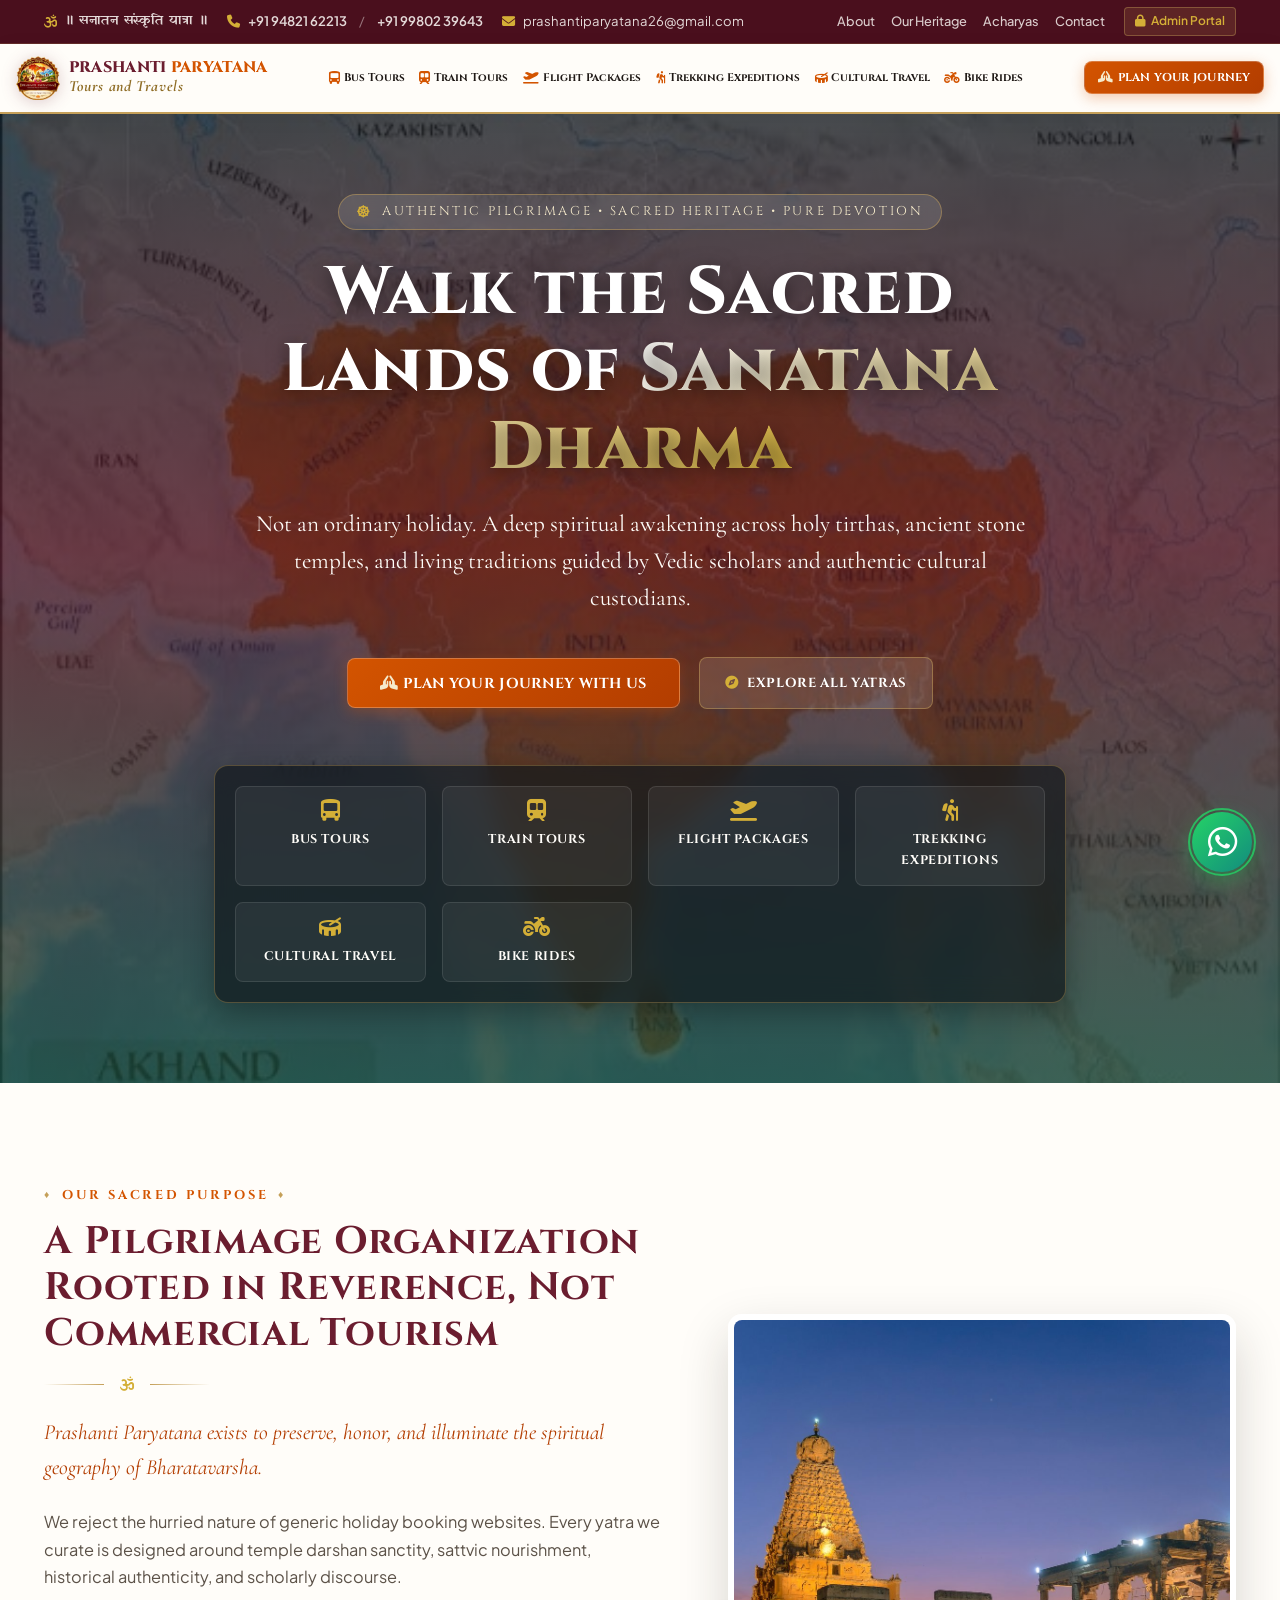
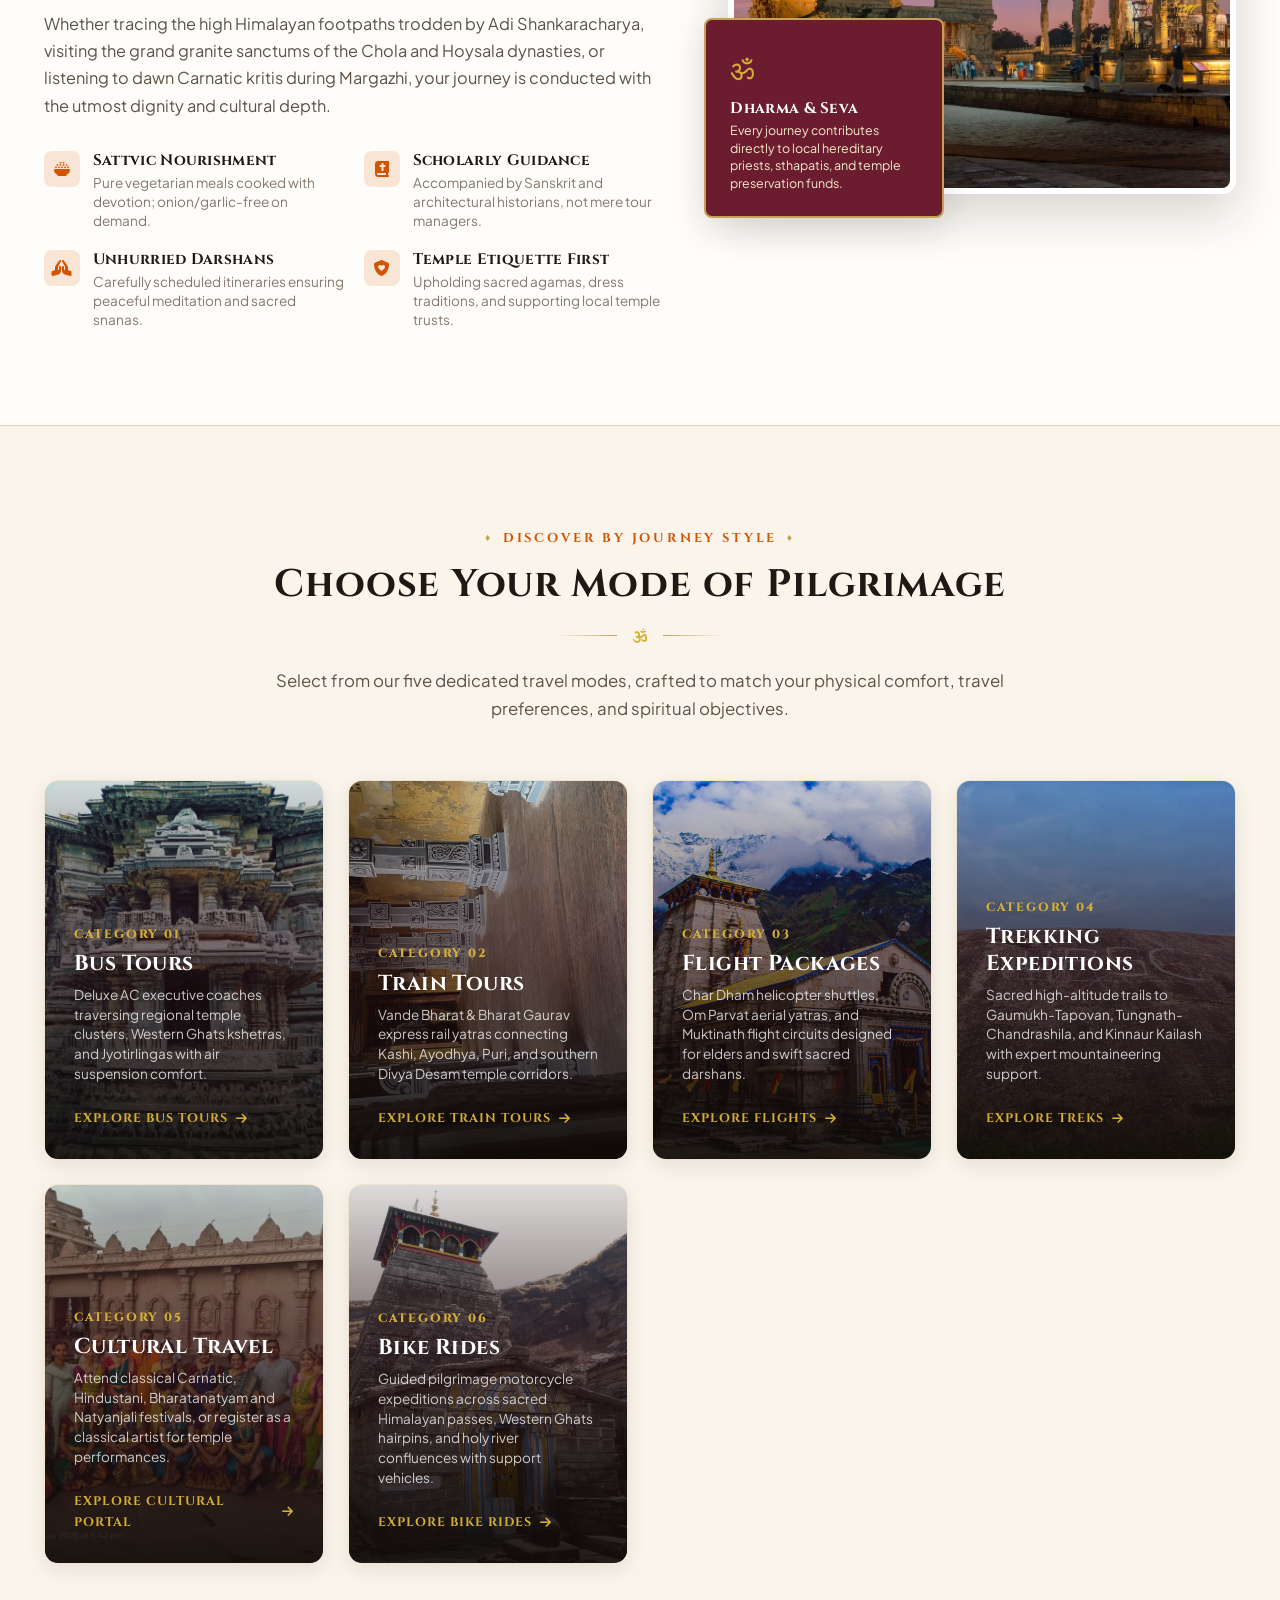
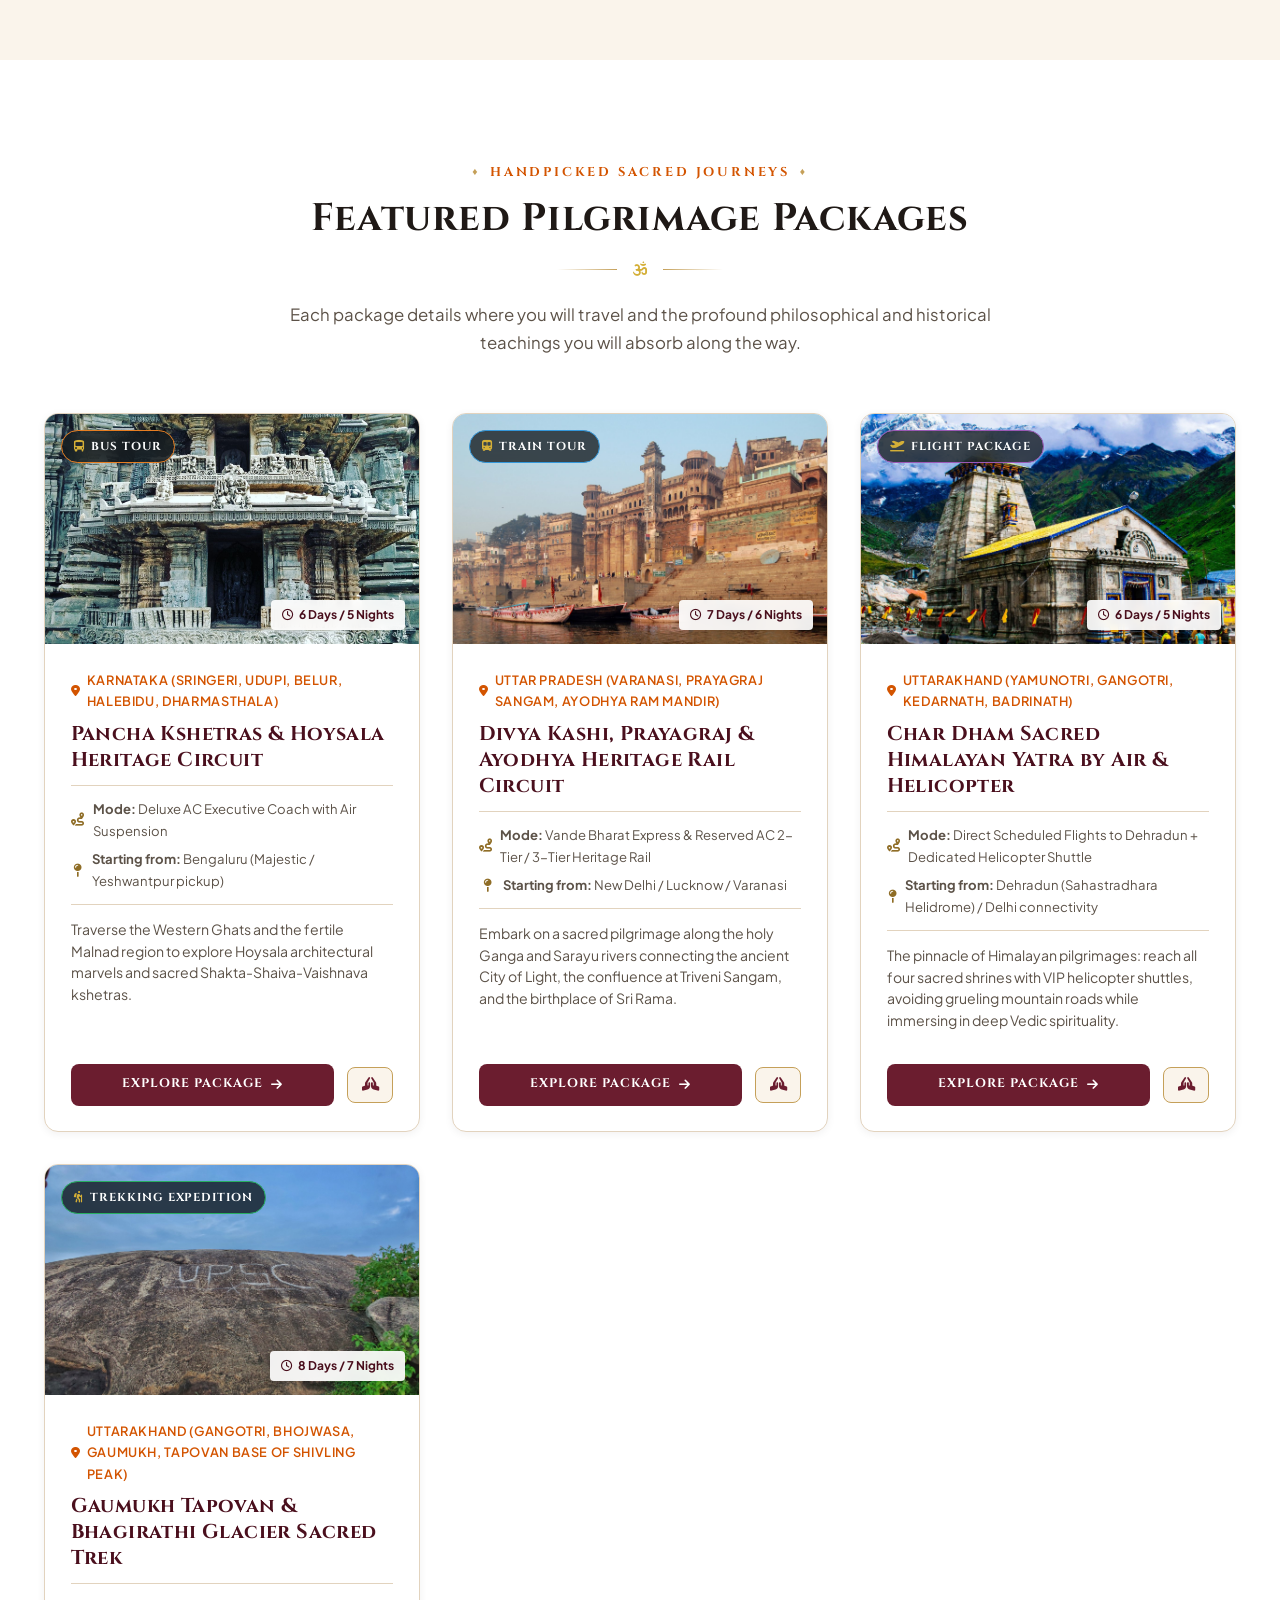
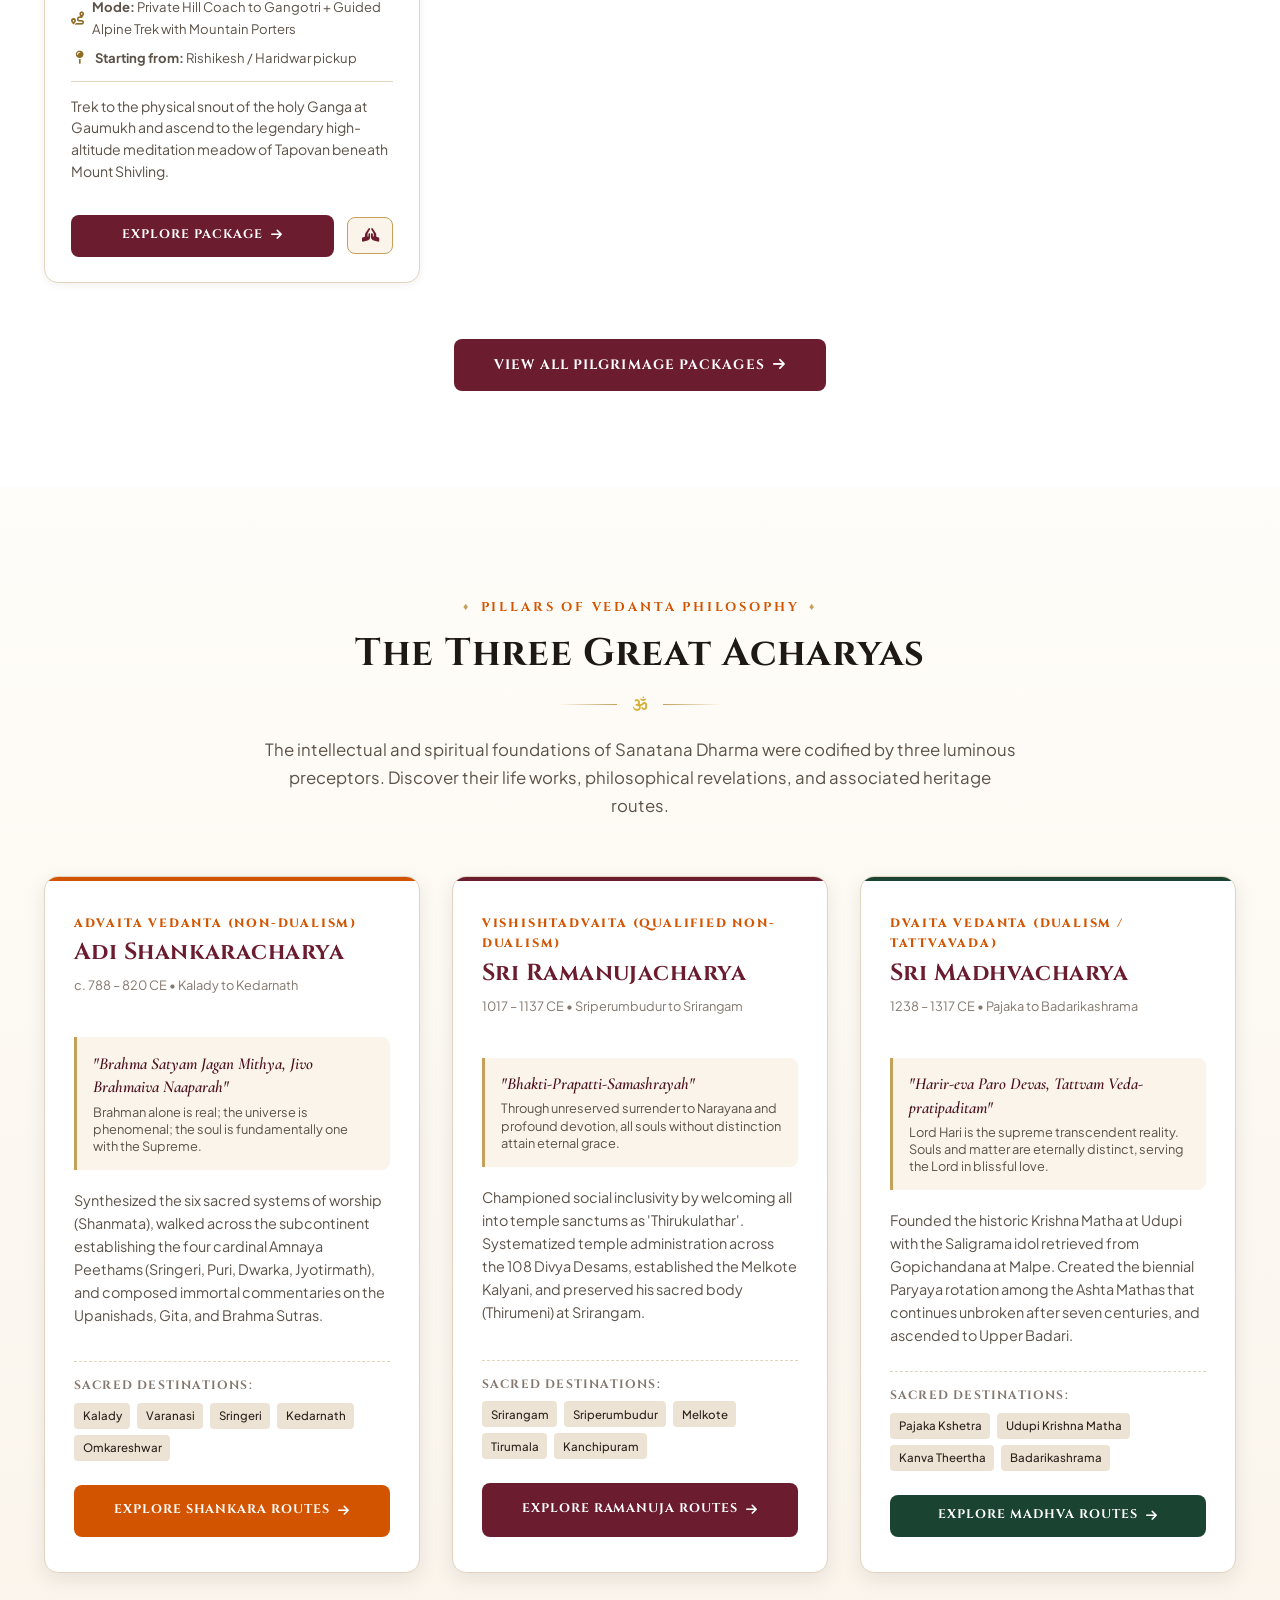
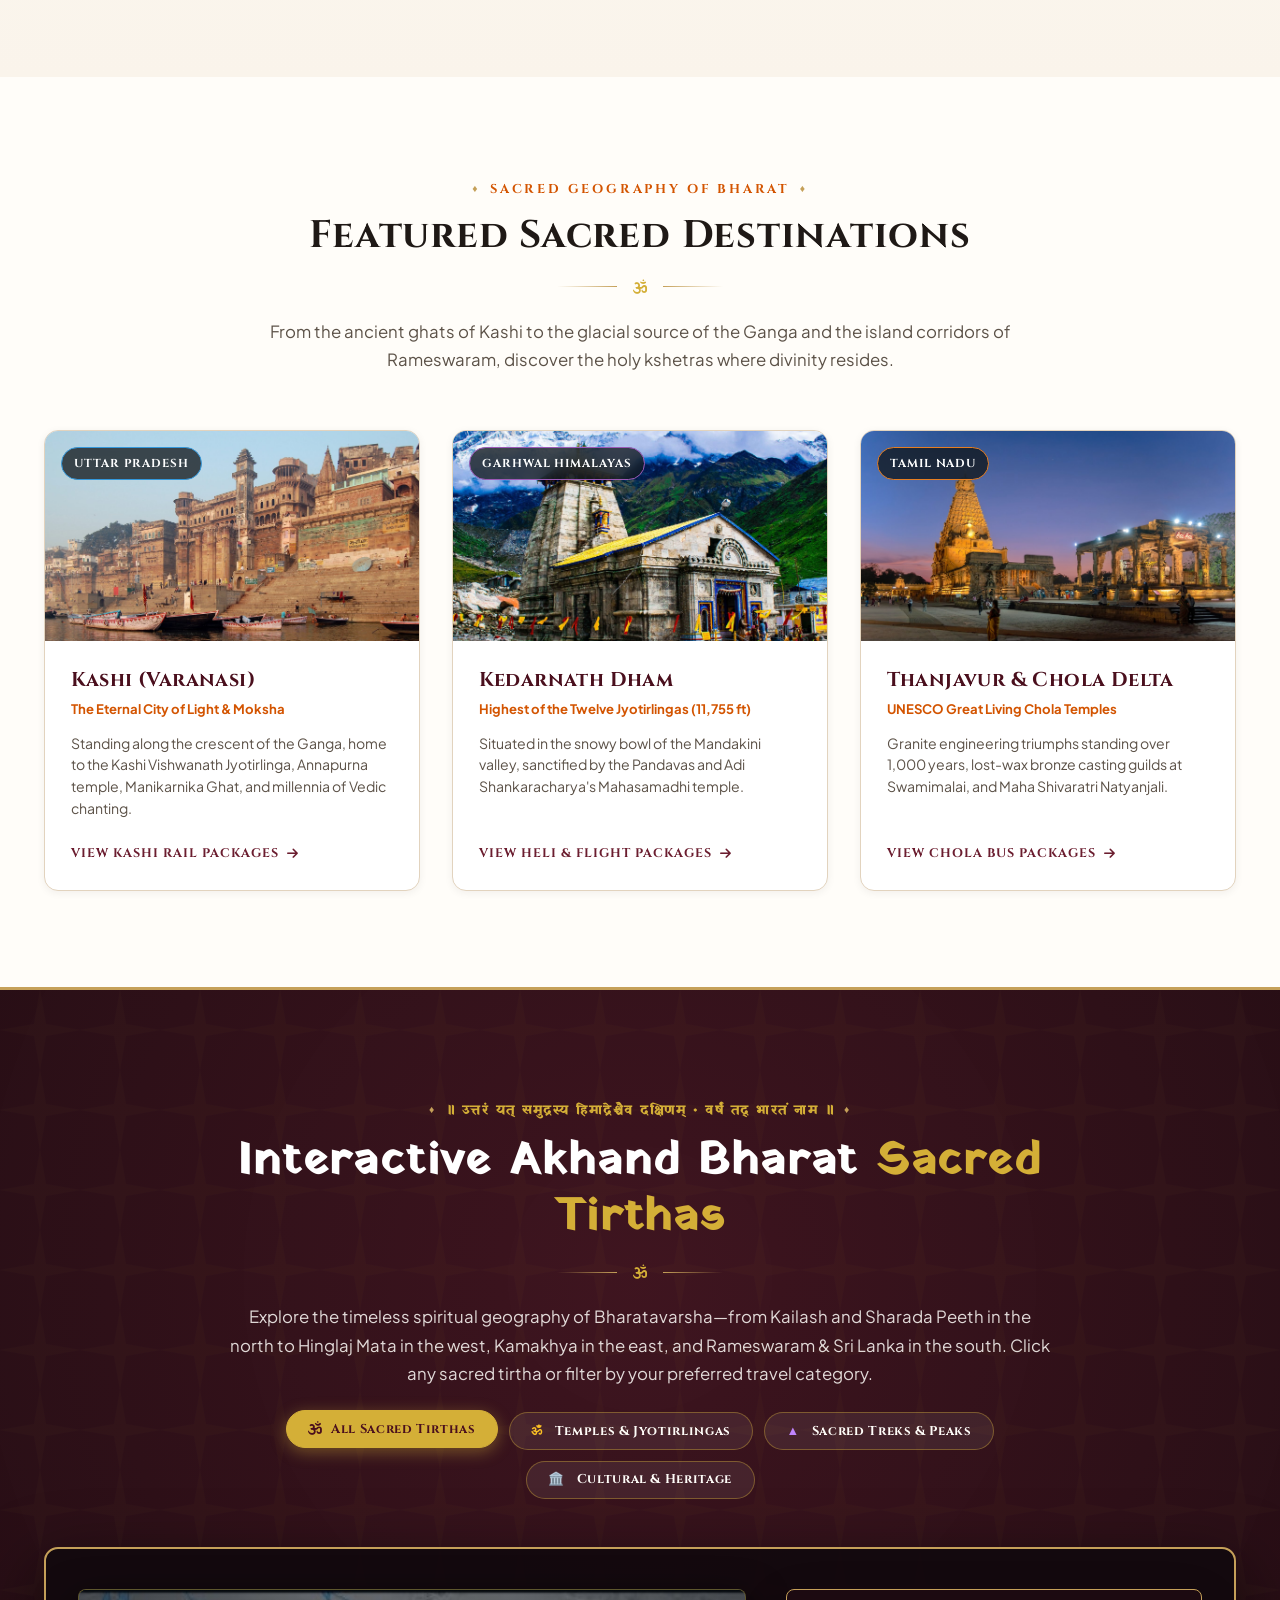
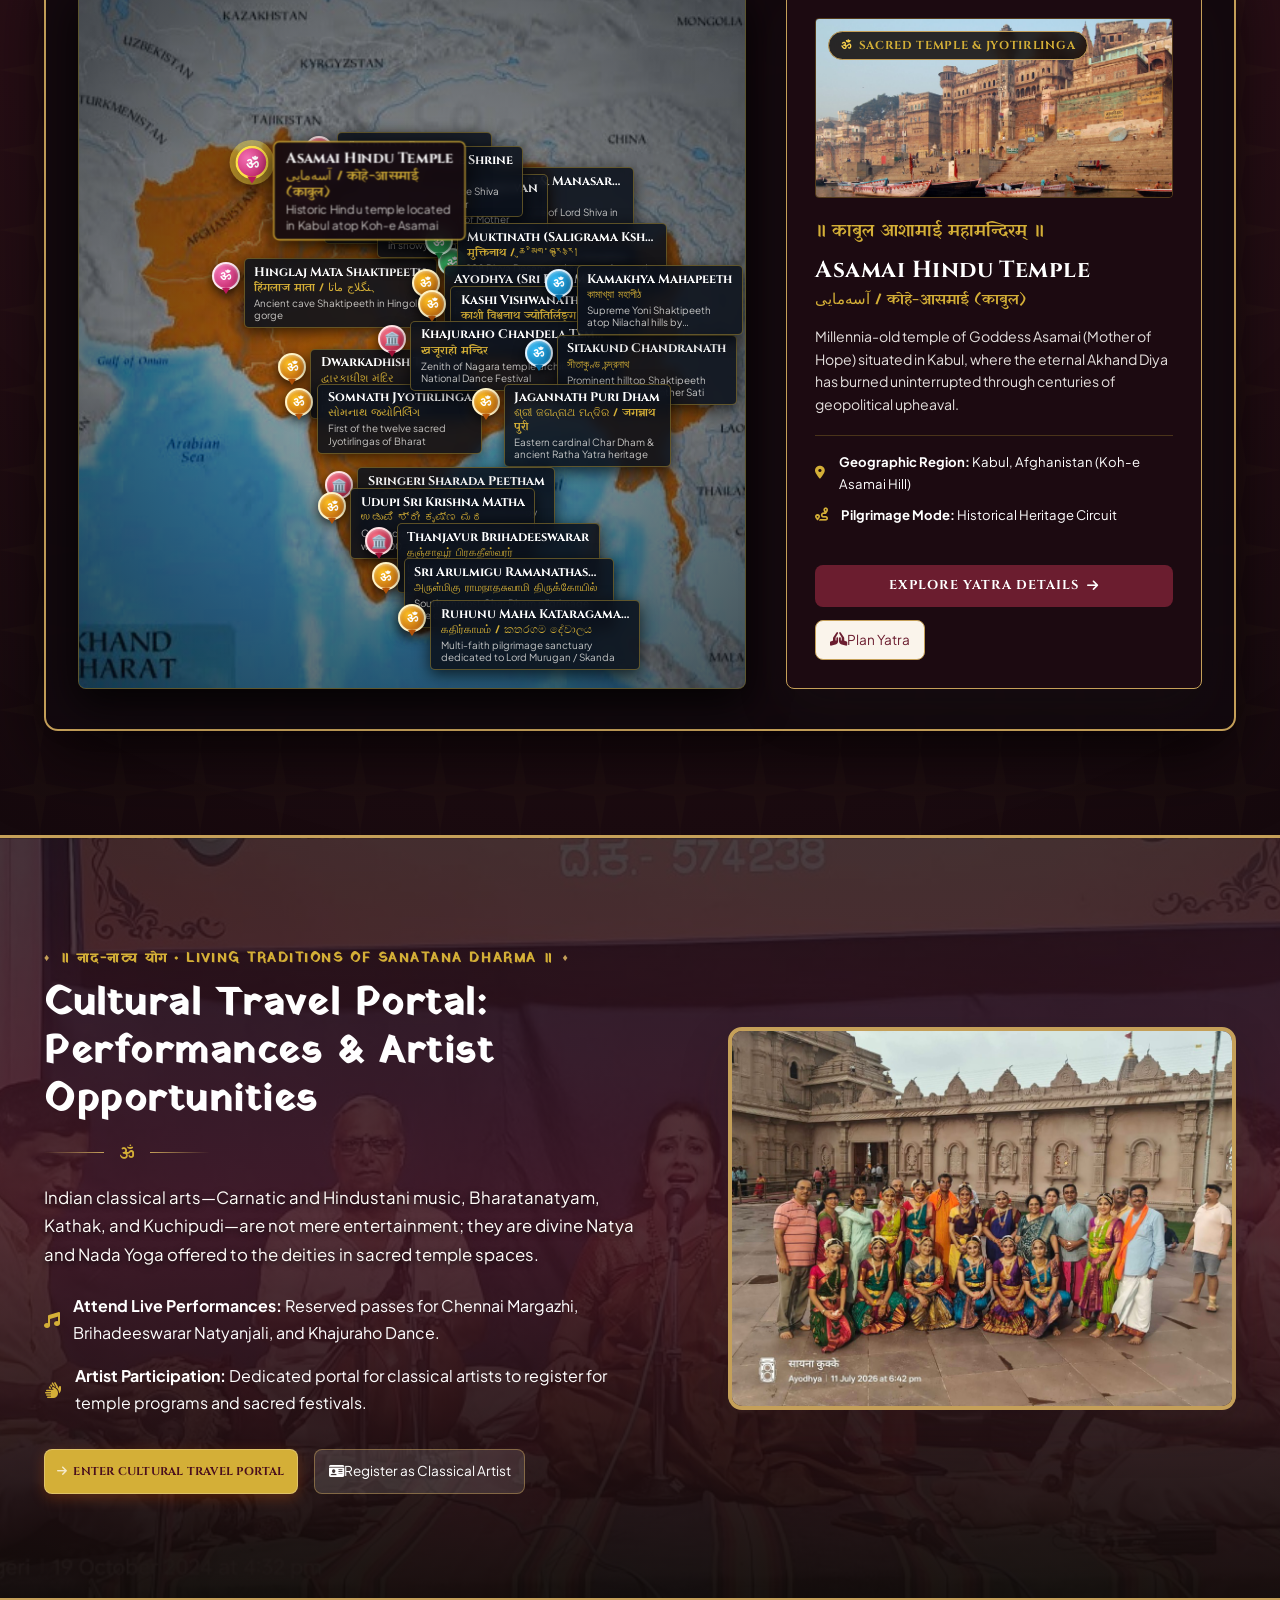
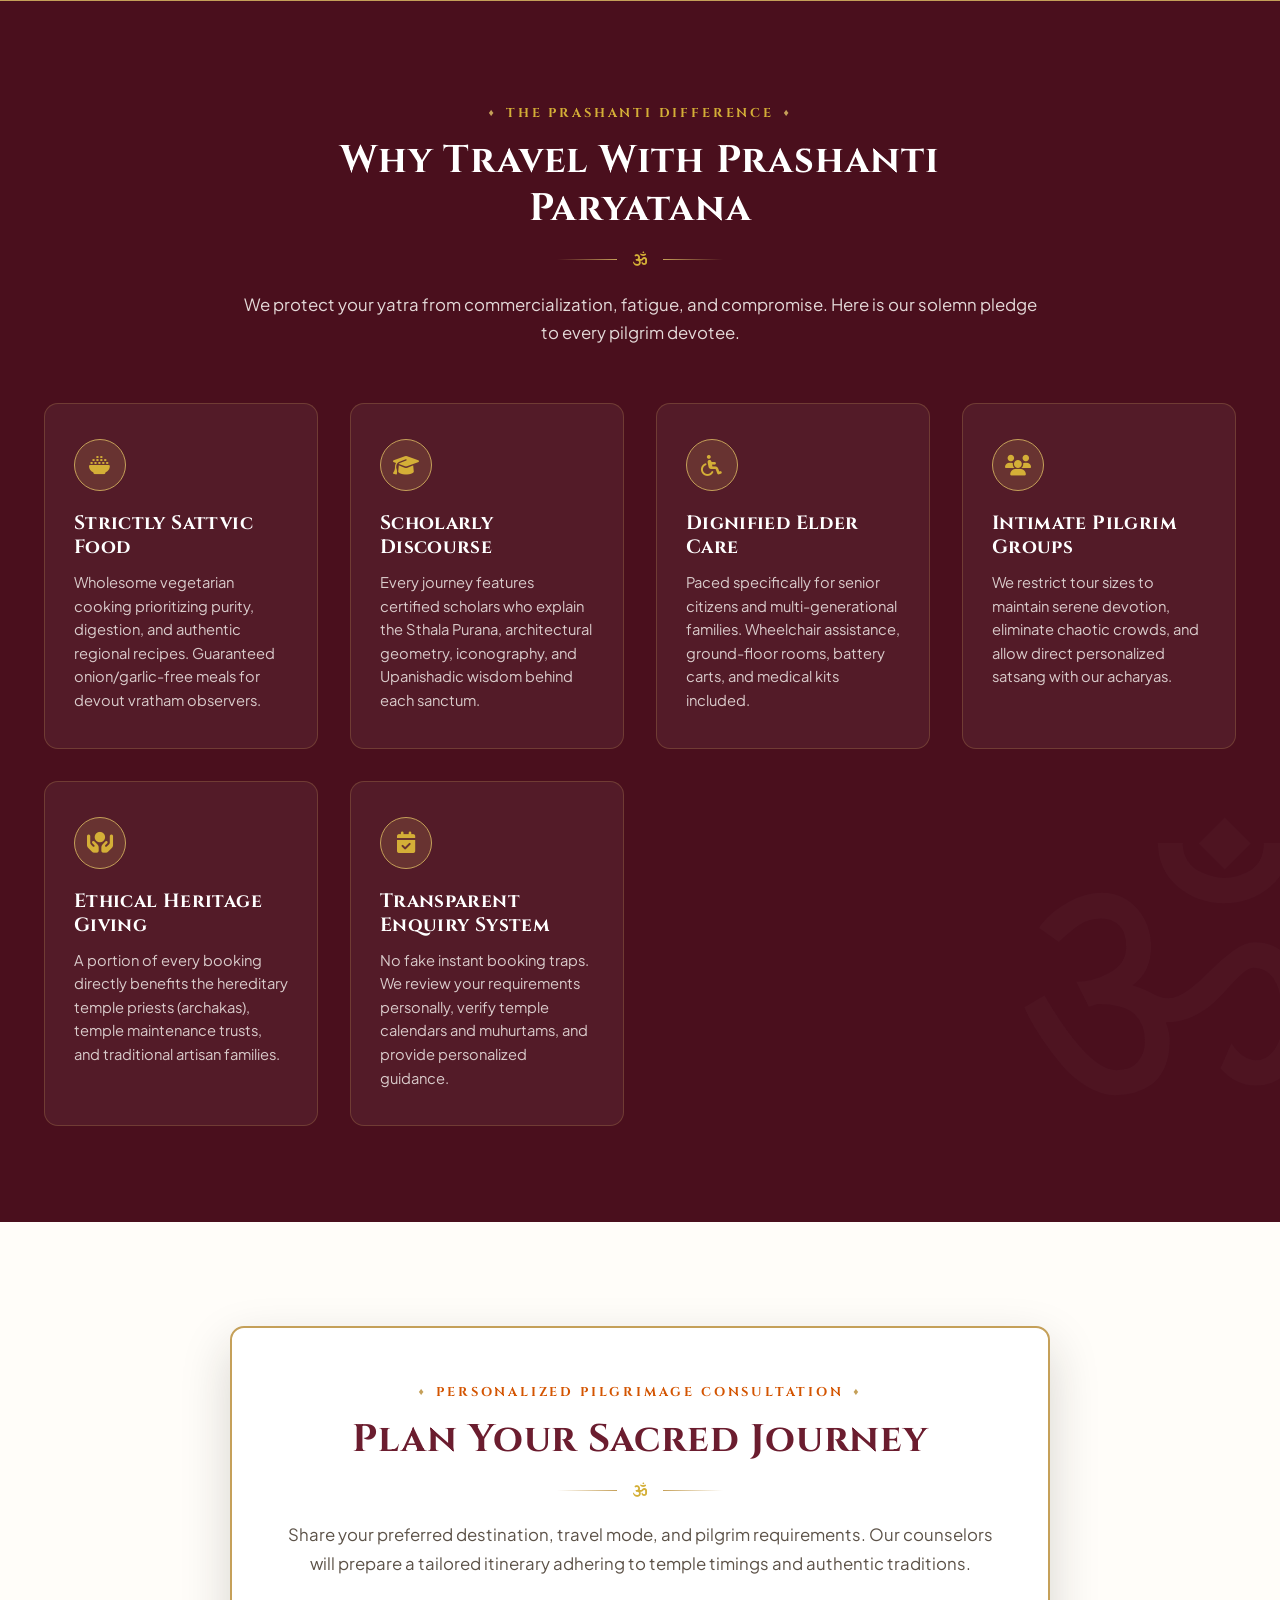
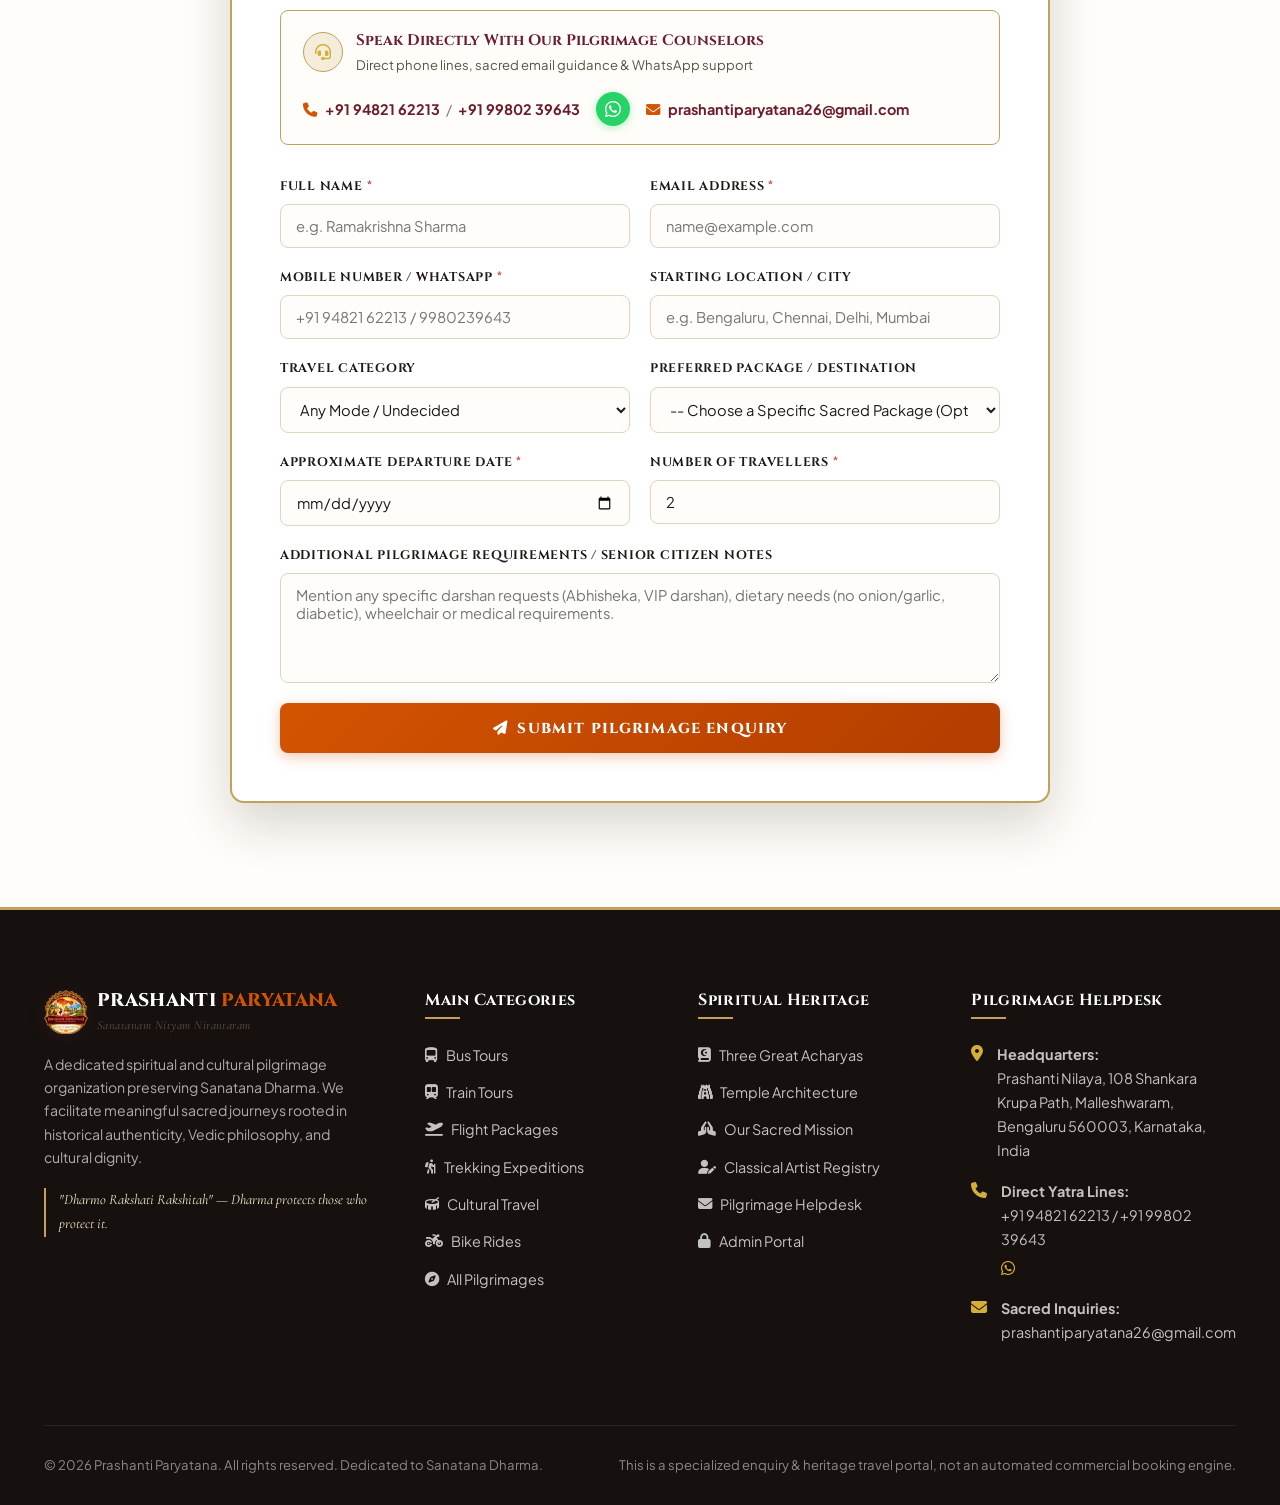
<file: index.html>
<!DOCTYPE html>
<html lang="en">
<head>
  <link rel="icon" type="image/x-icon" href="favicon.ico" />
  <link rel="apple-touch-icon" href="assets/logo.png?v=3" />
  <meta charset="UTF-8" />
  <meta name="viewport" content="width=device-width, initial-scale=1.0" />
  <title>Prashanti Paryatana | Spiritual, Heritage & Pilgrimage Journeys</title>
  <meta name="description" content="Prashanti Paryatana is dedicated to Sanatana Dharma and the preservation of Indian cultural heritage. Discover authentic bus, train, flight, trekking and cultural pilgrimages." />

  <!-- Google Fonts & Font Awesome Icons -->
  <link rel="preconnect" href="https://fonts.googleapis.com" />
  <link rel="preconnect" href="https://fonts.gstatic.com" crossorigin />
  <link rel="stylesheet" href="https://cdnjs.cloudflare.com/ajax/libs/font-awesome/6.5.1/css/all.min.css" />

  <!-- Stylesheets -->
  <link rel="stylesheet" href="css/style.css?v=6" />
  <link rel="stylesheet" href="css/components.css?v=2" />
</head>
<body data-page="home">

  <!-- ================= WEBSITE LOADING PRELOADER (CINEMATIC BACKGROUND & MOVING LOGO) ================= -->
  <div id="sitePreloader" class="site-preloader" aria-label="Loading Prashanti Paryatana">
    <!-- Cinematic Background Image Crossfade Carousel -->
    <div class="preloader-bg-slideshow">
      <div class="preloader-bg-slide active" style="background-image: url('assets/loader/bg-1.jpg');"></div>
      <div class="preloader-bg-slide" style="background-image: url('assets/loader/bg-2.jpg');"></div>
      <div class="preloader-bg-slide" style="background-image: url('assets/loader/bg-3.jpg');"></div>
      <div class="preloader-bg-slide" style="background-image: url('assets/loader/bg-4.jpg');"></div>
      <div class="preloader-bg-slide" style="background-image: url('assets/loader/bg-5.jpg');"></div>
      <div class="preloader-overlay"></div>
    </div>

    <!-- Center Floating Animated Logo Badge & Content -->
    <div class="preloader-content">
      <div class="preloader-badge">
        <div class="preloader-aura-glow"></div>
        <div class="preloader-mandala-outer"></div>
        <div class="preloader-mandala-inner"></div>
        <div class="preloader-logo-wrap">
          <img src="assets/logo.png?v=3" alt="Prashanti Paryatana" class="preloader-logo" />
        </div>
      </div>

      <div class="preloader-text-group">
        <div class="preloader-sanskrit font-sanskrit-style">॥ सनातन संस्कृति यात्रा ॥</div>
        <h1 class="preloader-title">PRASHANTI PARYATANA</h1>
        <p class="preloader-tagline">Spiritual & Cultural Journeys Across Sacred Bharat</p>
      </div>

      <!-- Modern Progress Line & Counter -->
      <div class="preloader-status">
        <div class="preloader-progress-bar">
          <div id="preloaderProgressFill" class="preloader-progress-fill"></div>
        </div>
        <div class="preloader-status-text">
          <span id="preloaderPercent">0%</span>
          <span class="preloader-dot">•</span>
          <span id="preloaderPhase">Awakening Sacred Heritage...</span>
        </div>
      </div>

      <button type="button" class="preloader-skip-btn" id="preloaderSkipBtn" title="Enter Website">
        Enter Site <i class="fa-solid fa-arrow-right"></i>
      </button>
    </div>
  </div>

  <!-- ================= TOP BAR ================= -->
  <div class="top-bar">
    <div class="container top-bar-inner">
      <div class="top-bar-left">
        <div class="top-bar-item">
          <i class="fa-solid fa-om"></i>
          <span class="font-sanskrit-style">॥ सनातन संस्कृति यात्रा ॥</span>
        </div>
        <div class="top-bar-item">
          <i class="fa-solid fa-phone"></i>
          <a href="tel:+919482162213" style="color: inherit; text-decoration: none; font-weight: 600;">+91 94821 62213</a>
          <span style="opacity: 0.5; margin: 0 4px;">/</span>
          <a href="tel:+919980239643" style="color: inherit; text-decoration: none; font-weight: 600;">+91 99802 39643</a>
        </div>
        <div class="top-bar-item">
          <i class="fa-solid fa-envelope"></i>
          <a href="mailto:prashantiparyatana26@gmail.com" style="color: inherit; text-decoration: none;">prashantiparyatana26@gmail.com</a>
        </div>
      </div>
      <div class="top-bar-right">
        <div class="top-bar-links">
          <a href="about.html">About</a>
          <a href="heritage.html">Our Heritage</a>
          <a href="acharyas.html">Acharyas</a>
          <a href="contact.html">Contact</a>
        </div>
        <a href="admin.html" class="admin-portal-link" title="Organization Admin Console">
          <i class="fa-solid fa-lock"></i> Admin Portal
        </a>
      </div>
    </div>
  </div>

  <!-- ================= MAIN HEADER & NAVIGATION ================= -->
  <header class="site-header">
    <div class="container site-header-inner">
      <!-- Brand Emblem & Title -->
      <a href="index.html" class="brand-identity">
        <img src="assets/logo.png?v=3" alt="Prashanti Paryatana Logo" class="brand-logo-img" />
        <div class="brand-text-wrap">
          <span class="brand-name font-sanskrit-style">PRASHANTI <span>PARYATANA</span></span>
          <span class="brand-tagline">Tours and Travels</span>
        </div>
      </a>

      <!-- 5 Prominent Travel Categories (Central Navigation) -->
      <nav class="categories-nav" aria-label="Main Travel Categories">
        <a href="bus-tours.html" class="category-link">
          <i class="fa-solid fa-bus-simple"></i>
          <span>Bus Tours</span>
        </a>
        <a href="train-tours.html" class="category-link">
          <i class="fa-solid fa-train-subway"></i>
          <span>Train Tours</span>
        </a>
        <a href="flight-packages.html" class="category-link">
          <i class="fa-solid fa-plane-departure"></i>
          <span>Flight Packages</span>
        </a>
        <a href="trekking-expeditions.html" class="category-link">
          <i class="fa-solid fa-person-hiking"></i>
          <span>Trekking Expeditions</span>
        </a>
        <a href="cultural.html" class="category-link">
          <i class="fa-solid fa-drum"></i>
          <span>Cultural Travel</span>
        </a>
        <a href="bike-rides.html" class="category-link">
          <i class="fa-solid fa-motorcycle"></i>
          <span>Bike Rides</span>
        </a>
      </nav>

      <!-- CTA & Mobile Trigger -->
      <div class="nav-actions">
        <button type="button" class="btn-plan-journey" onclick="openEnquiryModal('', 'Custom Pilgrimage Enquiry', 'all')">
          <i class="fa-solid fa-hands-praying"></i>
          <span>Plan Your Journey</span>
        </button>
        <button type="button" class="mobile-nav-toggle" aria-label="Toggle navigation drawer">
          <i class="fa-solid fa-bars-staggered"></i>
        </button>
      </div>
    </div>
  </header>

  <!-- ================= 1. CINEMATIC HERO SECTION ================= -->
  <section class="hero-section">
    <div class="hero-background-carousel">
      <div class="hero-bg-slide active" style="background-image: url('assets/akhand-bharat-map.jpg'); background-size: cover; background-position: center 30%;"></div>
    </div>
    <div class="hero-overlay"></div>

    <div class="container hero-content">
      <div class="hero-sankalpa">
        <i class="fa-solid fa-dharmachakra"></i>
        <span>Authentic Pilgrimage • Sacred Heritage • Pure Devotion</span>
      </div>
      <h1 class="hero-title">
        Walk the Sacred Lands of <span>Sanatana Dharma</span>
      </h1>
      <p class="hero-subtitle">
        Not an ordinary holiday. A deep spiritual awakening across holy tirthas, ancient stone temples, and living traditions guided by Vedic scholars and authentic cultural custodians.
      </p>

      <div class="hero-actions">
        <button type="button" class="btn-plan-journey" style="padding: 0.9rem 2rem; font-size: 0.9rem;" onclick="openEnquiryModal('', 'General Pilgrimage Plan', 'all')">
          <i class="fa-solid fa-hands-praying"></i>
          <span>Plan Your Journey With Us</span>
        </button>
        <a href="packages.html" class="btn-quick-enquire" style="padding: 0.85rem 1.6rem; background: rgba(255,255,255,0.12); color:#fff; border-color: rgba(197,160,89,0.5); font-weight: 700; font-family: var(--font-heading); font-size: 0.82rem; letter-spacing: 0.05em; text-transform: uppercase;">
          <i class="fa-solid fa-compass" style="margin-right: 0.5rem; color: var(--color-gold-bright);"></i> Explore All Yatras
        </a>
      </div>

      <!-- Immediate Visibility for 5 Travel Categories -->
      <div class="hero-quick-categories">
        <a href="bus-tours.html" class="quick-cat-btn">
          <i class="fa-solid fa-bus-simple"></i>
          <span>Bus Tours</span>
        </a>
        <a href="train-tours.html" class="quick-cat-btn">
          <i class="fa-solid fa-train-subway"></i>
          <span>Train Tours</span>
        </a>
        <a href="flight-packages.html" class="quick-cat-btn">
          <i class="fa-solid fa-plane-departure"></i>
          <span>Flight Packages</span>
        </a>
        <a href="trekking-expeditions.html" class="quick-cat-btn">
          <i class="fa-solid fa-person-hiking"></i>
          <span>Trekking Expeditions</span>
        </a>
        <a href="cultural.html" class="quick-cat-btn">
          <i class="fa-solid fa-drum"></i>
          <span>Cultural Travel</span>
        </a>
        <a href="bike-rides.html" class="quick-cat-btn">
          <i class="fa-solid fa-motorcycle"></i>
          <span>Bike Rides</span>
        </a>
      </div>
    </div>
  </section>

  <!-- ================= 2. SHORT INTRODUCTION TO PRASHANTI PARYATANA ================= -->
  <section class="intro-section">
    <div class="container">
      <div class="intro-grid">
        <div class="intro-text-block">
          <span class="section-eyebrow">Our Sacred Purpose</span>
          <h2>A Pilgrimage Organization Rooted in Reverence, Not Commercial Tourism</h2>
          <div class="decorative-divider" style="margin-left: 0; justify-content: flex-start;">
            <span></span><i class="fa-solid fa-om"></i><span></span>
          </div>
          <p class="intro-lead">
            Prashanti Paryatana exists to preserve, honor, and illuminate the spiritual geography of Bharatavarsha.
          </p>
          <p class="intro-paragraph">
            We reject the hurried nature of generic holiday booking websites. Every yatra we curate is designed around temple darshan sanctity, sattvic nourishment, historical authenticity, and scholarly discourse.
          </p>
          <p class="intro-paragraph">
            Whether tracing the high Himalayan footpaths trodden by Adi Shankaracharya, visiting the grand granite sanctums of the Chola and Hoysala dynasties, or listening to dawn Carnatic kritis during Margazhi, your journey is conducted with the utmost dignity and cultural depth.
          </p>

          <div class="intro-pillars">
            <div class="pillar-item">
              <div class="pillar-icon"><i class="fa-solid fa-bowl-rice"></i></div>
              <div class="pillar-info">
                <h4>Sattvic Nourishment</h4>
                <p>Pure vegetarian meals cooked with devotion; onion/garlic-free on demand.</p>
              </div>
            </div>
            <div class="pillar-item">
              <div class="pillar-icon"><i class="fa-solid fa-book-bible"></i></div>
              <div class="pillar-info">
                <h4>Scholarly Guidance</h4>
                <p>Accompanied by Sanskrit and architectural historians, not mere tour managers.</p>
              </div>
            </div>
            <div class="pillar-item">
              <div class="pillar-icon"><i class="fa-solid fa-hands-praying"></i></div>
              <div class="pillar-info">
                <h4>Unhurried Darshans</h4>
                <p>Carefully scheduled itineraries ensuring peaceful meditation and sacred snanas.</p>
              </div>
            </div>
            <div class="pillar-item">
              <div class="pillar-icon"><i class="fa-solid fa-shield-heart"></i></div>
              <div class="pillar-info">
                <h4>Temple Etiquette First</h4>
                <p>Upholding sacred agamas, dress traditions, and supporting local temple trusts.</p>
              </div>
            </div>
          </div>
        </div>

        <div class="intro-visual">
          <img class="intro-main-image" src="assets/temples/thanjavur.jpg" alt="Brihadeeswarar Temple Vimana" />
          <div class="intro-badge-card">
            <div class="om-symbol">ॐ</div>
            <h4>Dharma & Seva</h4>
            <p>Every journey contributes directly to local hereditary priests, sthapatis, and temple preservation funds.</p>
          </div>
        </div>
      </div>
    </div>
  </section>

  <!-- ================= 3. FIVE MAIN TRAVEL CATEGORIES ================= -->
  <section class="categories-showcase-section">
    <div class="container">
      <div class="section-header">
        <span class="section-eyebrow">Discover By Journey Style</span>
        <h2>Choose Your Mode of Pilgrimage</h2>
        <div class="decorative-divider">
          <span></span><i class="fa-solid fa-om"></i><span></span>
        </div>
        <p>
          Select from our five dedicated travel modes, crafted to match your physical comfort, travel preferences, and spiritual objectives.
        </p>
      </div>

      <div class="categories-grid">
        <!-- 1. Bus Tours -->
        <a href="bus-tours.html" class="category-card">
          <img class="category-card-bg" src="assets/temples/belur.jpg" alt="Hoysala Belur Temple" />
          <div class="category-card-gradient"></div>
          <div class="category-card-content">
            <span class="category-badge-num">CATEGORY 01</span>
            <h3>Bus Tours</h3>
            <p>Deluxe AC executive coaches traversing regional temple clusters, Western Ghats kshetras, and Jyotirlingas with air suspension comfort.</p>
            <div class="category-card-btn">
              <span>Explore Bus Tours</span>
              <i class="fa-solid fa-arrow-right"></i>
            </div>
          </div>
        </a>

        <!-- 2. Train Tours -->
        <a href="train-tours.html" class="category-card">
          <img class="category-card-bg" src="assets/temples/rameswaram.jpg" alt="Rameswaram Temple Corridors" />
          <div class="category-card-gradient"></div>
          <div class="category-card-content">
            <span class="category-badge-num">CATEGORY 02</span>
            <h3>Train Tours</h3>
            <p>Vande Bharat & Bharat Gaurav express rail yatras connecting Kashi, Ayodhya, Puri, and southern Divya Desam temple corridors.</p>
            <div class="category-card-btn">
              <span>Explore Train Tours</span>
              <i class="fa-solid fa-arrow-right"></i>
            </div>
          </div>
        </a>

        <!-- 3. Flight Packages -->
        <a href="flight-packages.html" class="category-card">
          <img class="category-card-bg" src="assets/temples/kedarnath.jpg" alt="Kedarnath Himalayan Valley" />
          <div class="category-card-gradient"></div>
          <div class="category-card-content">
            <span class="category-badge-num">CATEGORY 03</span>
            <h3>Flight Packages</h3>
            <p>Char Dham helicopter shuttles, Om Parvat aerial yatras, and Muktinath flight circuits designed for elders and swift sacred darshans.</p>
            <div class="category-card-btn">
              <span>Explore Flights</span>
              <i class="fa-solid fa-arrow-right"></i>
            </div>
          </div>
        </a>

        <!-- 4. Trekking Expeditions -->
        <a href="trekking-expeditions.html" class="category-card">
          <img class="category-card-bg" src="assets/temples/tapovan.jpg" alt="Himalayan Peak Tapovan" />
          <div class="category-card-gradient"></div>
          <div class="category-card-content">
            <span class="category-badge-num">CATEGORY 04</span>
            <h3>Trekking Expeditions</h3>
            <p>Sacred high-altitude trails to Gaumukh-Tapovan, Tungnath-Chandrashila, and Kinnaur Kailash with expert mountaineering support.</p>
            <div class="category-card-btn">
              <span>Explore Treks</span>
              <i class="fa-solid fa-arrow-right"></i>
            </div>
          </div>
        </a>

        <!-- 5. Cultural Travel -->
        <a href="cultural.html" class="category-card">
          <img class="category-card-bg" src="assets/cultural/ayodhya-dance.jpg" alt="Classical Indian Dance" />
          <div class="category-card-gradient"></div>
          <div class="category-card-content">
            <span class="category-badge-num">CATEGORY 05</span>
            <h3>Cultural Travel</h3>
            <p>Attend classical Carnatic, Hindustani, Bharatanatyam and Natyanjali festivals, or register as a classical artist for temple performances.</p>
            <div class="category-card-btn">
              <span>Explore Cultural Portal</span>
              <i class="fa-solid fa-arrow-right"></i>
            </div>
          </div>
        </a>

        <!-- 6. Bike Rides -->
        <a href="bike-rides.html" class="category-card">
          <img class="category-card-bg" src="assets/temples/tungnath.jpg" alt="Himalayan Spiritual Bike Ride" />
          <div class="category-card-gradient"></div>
          <div class="category-card-content">
            <span class="category-badge-num">CATEGORY 06</span>
            <h3>Bike Rides</h3>
            <p>Guided pilgrimage motorcycle expeditions across sacred Himalayan passes, Western Ghats hairpins, and holy river confluences with support vehicles.</p>
            <div class="category-card-btn">
              <span>Explore Bike Rides</span>
              <i class="fa-solid fa-arrow-right"></i>
            </div>
          </div>
        </a>
      </div>
    </div>
  </section>

  <!-- ================= 4. FEATURED PILGRIMAGE PACKAGES ================= -->
  <section class="packages-section" style="padding: 6rem 0; background: #fff;">
    <div class="container">
      <div class="section-header">
        <span class="section-eyebrow">Handpicked Sacred Journeys</span>
        <h2>Featured Pilgrimage Packages</h2>
        <div class="decorative-divider">
          <span></span><i class="fa-solid fa-om"></i><span></span>
        </div>
        <p>
          Each package details where you will travel and the profound philosophical and historical teachings you will absorb along the way.
        </p>
      </div>

      <!-- Featured Packages Grid (Rendered dynamically from Database) -->
      <div id="featuredPackagesGrid" class="packages-grid">
        <!-- Rendered by JS -->
      </div>

      <div style="text-align: center; margin-top: 3.5rem;">
        <a href="packages.html" class="btn-explore" style="display: inline-flex; width: auto; padding: 0.9rem 2.5rem; font-size: 0.85rem;">
          <span>View All Pilgrimage Packages</span>
          <i class="fa-solid fa-arrow-right"></i>
        </a>
      </div>
    </div>
  </section>

  <!-- ================= 5. THE THREE GREAT ACHARYAS ================= -->
  <section class="acharyas-section">
    <div class="container">
      <div class="section-header">
        <span class="section-eyebrow">Pillars of Vedanta Philosophy</span>
        <h2>The Three Great Acharyas</h2>
        <div class="decorative-divider">
          <span></span><i class="fa-solid fa-om"></i><span></span>
        </div>
        <p>
          The intellectual and spiritual foundations of Sanatana Dharma were codified by three luminous preceptors. Discover their life works, philosophical revelations, and associated heritage routes.
        </p>
      </div>

      <div class="acharyas-grid">
        <!-- Adi Shankaracharya -->
        <article class="acharya-card">
          <div class="acharya-header">
            <div class="acharya-school">Advaita Vedanta (Non-Dualism)</div>
            <h3>Adi Shankaracharya</h3>
            <span class="acharya-timeline">c. 788 – 820 CE • Kalady to Kedarnath</span>
          </div>
          <div class="acharya-quote-box">
            <div class="acharya-quote">"Brahma Satyam Jagan Mithya, Jivo Brahmaiva Naaparah"</div>
            <div class="acharya-trans">Brahman alone is real; the universe is phenomenal; the soul is fundamentally one with the Supreme.</div>
          </div>
          <p class="acharya-bio">
            Synthesized the six sacred systems of worship (Shanmata), walked across the subcontinent establishing the four cardinal Amnaya Peethams (Sringeri, Puri, Dwarka, Jyotirmath), and composed immortal commentaries on the Upanishads, Gita, and Brahma Sutras.
          </p>
          <div class="acharya-destinations-list">
            <h5>Sacred Destinations:</h5>
            <div class="acharya-dest-tags">
              <span class="dest-tag">Kalady</span>
              <span class="dest-tag">Varanasi</span>
              <span class="dest-tag">Sringeri</span>
              <span class="dest-tag">Kedarnath</span>
              <span class="dest-tag">Omkareshwar</span>
            </div>
          </div>
          <a href="acharyas.html#adi-shankara" class="btn-explore" style="background: var(--color-saffron);">
            <span>Explore Shankara Routes</span>
            <i class="fa-solid fa-arrow-right"></i>
          </a>
        </article>

        <!-- Sri Ramanujacharya -->
        <article class="acharya-card">
          <div class="acharya-header">
            <div class="acharya-school">Vishishtadvaita (Qualified Non-Dualism)</div>
            <h3>Sri Ramanujacharya</h3>
            <span class="acharya-timeline">1017 – 1137 CE • Sriperumbudur to Srirangam</span>
          </div>
          <div class="acharya-quote-box">
            <div class="acharya-quote">"Bhakti-Prapatti-Samashrayah"</div>
            <div class="acharya-trans">Through unreserved surrender to Narayana and profound devotion, all souls without distinction attain eternal grace.</div>
          </div>
          <p class="acharya-bio">
            Championed social inclusivity by welcoming all into temple sanctums as 'Thirukulathar'. Systematized temple administration across the 108 Divya Desams, established the Melkote Kalyani, and preserved his sacred body (Thirumeni) at Srirangam.
          </p>
          <div class="acharya-destinations-list">
            <h5>Sacred Destinations:</h5>
            <div class="acharya-dest-tags">
              <span class="dest-tag">Srirangam</span>
              <span class="dest-tag">Sriperumbudur</span>
              <span class="dest-tag">Melkote</span>
              <span class="dest-tag">Tirumala</span>
              <span class="dest-tag">Kanchipuram</span>
            </div>
          </div>
          <a href="acharyas.html#ramanujacharya" class="btn-explore" style="background: var(--color-maroon);">
            <span>Explore Ramanuja Routes</span>
            <i class="fa-solid fa-arrow-right"></i>
          </a>
        </article>

        <!-- Sri Madhvacharya -->
        <article class="acharya-card">
          <div class="acharya-header">
            <div class="acharya-school">Dvaita Vedanta (Dualism / Tattvavada)</div>
            <h3>Sri Madhvacharya</h3>
            <span class="acharya-timeline">1238 – 1317 CE • Pajaka to Badarikashrama</span>
          </div>
          <div class="acharya-quote-box">
            <div class="acharya-quote">"Harir-eva Paro Devas, Tattvam Veda-pratipaditam"</div>
            <div class="acharya-trans">Lord Hari is the supreme transcendent reality. Souls and matter are eternally distinct, serving the Lord in blissful love.</div>
          </div>
          <p class="acharya-bio">
            Founded the historic Krishna Matha at Udupi with the Saligrama idol retrieved from Gopichandana at Malpe. Created the biennial Paryaya rotation among the Ashta Mathas that continues unbroken after seven centuries, and ascended to Upper Badari.
          </p>
          <div class="acharya-destinations-list">
            <h5>Sacred Destinations:</h5>
            <div class="acharya-dest-tags">
              <span class="dest-tag">Pajaka Kshetra</span>
              <span class="dest-tag">Udupi Krishna Matha</span>
              <span class="dest-tag">Kanva Theertha</span>
              <span class="dest-tag">Badarikashrama</span>
            </div>
          </div>
          <a href="acharyas.html#madhvacharya" class="btn-explore" style="background: var(--color-forest);">
            <span>Explore Madhva Routes</span>
            <i class="fa-solid fa-arrow-right"></i>
          </a>
        </article>
      </div>
    </div>
  </section>

  <!-- ================= 6. FEATURED SACRED DESTINATIONS ================= -->
  <section class="destinations-section" style="padding: 6rem 0; background-color: var(--color-sandalwood-light);">
    <div class="container">
      <div class="section-header">
        <span class="section-eyebrow">Sacred Geography of Bharat</span>
        <h2>Featured Sacred Destinations</h2>
        <div class="decorative-divider">
          <span></span><i class="fa-solid fa-om"></i><span></span>
        </div>
        <p>
          From the ancient ghats of Kashi to the glacial source of the Ganga and the island corridors of Rameswaram, discover the holy kshetras where divinity resides.
        </p>
      </div>

      <div class="packages-grid" style="grid-template-columns: repeat(auto-fill, minmax(340px, 1fr));">
        <!-- Destination 1: Kashi -->
        <div class="package-card" style="box-shadow: var(--shadow-sm);">
          <div class="package-card-media" style="height: 210px;">
            <img class="package-card-img" src="assets/temples/kashi.jpg" alt="Kashi Varanasi Ghats" />
            <span class="package-card-badge cat-train">Uttar Pradesh</span>
          </div>
          <div class="package-card-body">
            <h3 class="package-title" style="margin-bottom: 0.3rem;">Kashi (Varanasi)</h3>
            <p style="font-size: 0.82rem; font-weight: 700; color: var(--color-saffron); margin-bottom: 0.8rem;">The Eternal City of Light & Moksha</p>
            <p class="package-description">Standing along the crescent of the Ganga, home to the Kashi Vishwanath Jyotirlinga, Annapurna temple, Manikarnika Ghat, and millennia of Vedic chanting.</p>
            <a href="train-tours.html" class="category-card-btn" style="color: var(--color-maroon); font-weight: 700;">
              <span>View Kashi Rail Packages</span> <i class="fa-solid fa-arrow-right"></i>
            </a>
          </div>
        </div>

        <!-- Destination 2: Kedarnath -->
        <div class="package-card" style="box-shadow: var(--shadow-sm);">
          <div class="package-card-media" style="height: 210px;">
            <img class="package-card-img" src="assets/temples/kedarnath.jpg" alt="Kedarnath Temple" />
            <span class="package-card-badge cat-flight">Garhwal Himalayas</span>
          </div>
          <div class="package-card-body">
            <h3 class="package-title" style="margin-bottom: 0.3rem;">Kedarnath Dham</h3>
            <p style="font-size: 0.82rem; font-weight: 700; color: var(--color-saffron); margin-bottom: 0.8rem;">Highest of the Twelve Jyotirlingas (11,755 ft)</p>
            <p class="package-description">Situated in the snowy bowl of the Mandakini valley, sanctified by the Pandavas and Adi Shankaracharya's Mahasamadhi temple.</p>
            <a href="flight-packages.html" class="category-card-btn" style="color: var(--color-maroon); font-weight: 700;">
              <span>View Heli & Flight Packages</span> <i class="fa-solid fa-arrow-right"></i>
            </a>
          </div>
        </div>

        <!-- Destination 3: Thanjavur -->
        <div class="package-card" style="box-shadow: var(--shadow-sm);">
          <div class="package-card-media" style="height: 210px;">
            <img class="package-card-img" src="assets/temples/thanjavur.jpg" alt="Brihadeeswarar Temple" />
            <span class="package-card-badge cat-bus">Tamil Nadu</span>
          </div>
          <div class="package-card-body">
            <h3 class="package-title" style="margin-bottom: 0.3rem;">Thanjavur & Chola Delta</h3>
            <p style="font-size: 0.82rem; font-weight: 700; color: var(--color-saffron); margin-bottom: 0.8rem;">UNESCO Great Living Chola Temples</p>
            <p class="package-description">Granite engineering triumphs standing over 1,000 years, lost-wax bronze casting guilds at Swamimalai, and Maha Shivaratri Natyanjali.</p>
            <a href="bus-tours.html" class="category-card-btn" style="color: var(--color-maroon); font-weight: 700;">
              <span>View Chola Bus Packages</span> <i class="fa-solid fa-arrow-right"></i>
            </a>
          </div>
        </div>
      </div>
    </div>
  </section>

  <!-- ================= INTERACTIVE AKHAND BHARAT SACRED MAP ================= -->
  <section class="akhand-bharat-section" id="akhandBharatMapSection">
    <div class="container">
      <div class="akhand-header">
        <span class="section-eyebrow font-sanskrit-style" style="color: var(--color-gold-bright); letter-spacing: 0.12em;">॥ उत्तरं यत् समुद्रस्य हिमाद्रेश्चैव दक्षिणम् • वर्षं तद् भारतं नाम ॥</span>
        <h2 class="font-sanskrit-style">Interactive Akhand Bharat <span>Sacred Tirthas</span></h2>
        <div class="decorative-divider">
          <span></span><i class="fa-solid fa-om" style="color: var(--color-gold-bright);"></i><span></span>
        </div>
        <p style="color: rgba(255, 253, 249, 0.85); font-size: 1.05rem;">
          Explore the timeless spiritual geography of Bharatavarsha—from Kailash and Sharada Peeth in the north to Hinglaj Mata in the west, Kamakhya in the east, and Rameswaram & Sri Lanka in the south. Click any sacred tirtha or filter by your preferred travel category.
        </p>

        <!-- Category Filters on Akhand Bharat Map -->
        <div class="akhand-filters-bar">
          <button type="button" class="akhand-filter-pill active" data-type="all">
            <i class="fa-solid fa-om"></i> All Sacred Tirthas
          </button>
          <button type="button" class="akhand-filter-pill" data-type="temple">
            <span style="color:#fbbf24; font-weight:bold; margin-right:4px;">ॐ</span> Temples & Jyotirlingas
          </button>
          <button type="button" class="akhand-filter-pill" data-type="trek">
            <span style="color:#c084fc; font-weight:bold; margin-right:4px;">▲</span> Sacred Treks & Peaks
          </button>
          <button type="button" class="akhand-filter-pill" data-type="cultural">
            <span style="color:#fda4af; font-weight:bold; margin-right:4px;">🏛️</span> Cultural & Heritage
          </button>
        </div>
      </div>

      <div class="akhand-map-wrapper">
        <!-- Interactive Subcontinent Map Canvas -->
        <div class="map-visual-container" id="akhandMapVisualContainer">
          <div class="akhand-map-base"></div>
          <div class="akhand-map-dark-overlay"></div>
          <div class="akhand-pins-layer" id="akhandPinsLayer">
            <!-- Dynamically populated pins by js/akhand-bharat.js -->
          </div>
        </div>

        <!-- Selected Tirtha Details Card -->
        <div id="mapPlaceDetails" class="map-info-card">
          <!-- Populated by js/akhand-bharat.js -->
        </div>
      </div>
    </div>
  </section>

  <!-- ================= 7. CULTURAL TRAVEL PORTAL HIGHLIGHT ================= -->
  <section class="cultural-hero" style="position: relative; overflow: hidden; padding: 6.5rem 0;">
    <!-- Background Slideshow of Real Cultural Programs -->
    <div class="cultural-slideshow-container">
      <div class="cultural-bg-slide active" style="background-image: url('assets/cultural/ayodhya-dance.jpg');"></div>
      <div class="cultural-bg-slide" style="background-image: url('assets/cultural/carnatic-kutcheri.jpg');"></div>
      <div class="cultural-bg-slide" style="background-image: url('assets/cultural/kukke-subrahmanya-stage.jpg');"></div>
      <div class="cultural-bg-slide" style="background-image: url('assets/cultural/golden-temple-artists.jpg');"></div>
      <div class="cultural-bg-slide" style="background-image: url('assets/cultural/music-dance-federation.jpg');"></div>
      <div class="cultural-bg-slide" style="background-image: url('assets/cultural/mridangam-vidwan.jpg');"></div>
      <div class="cultural-slideshow-overlay"></div>
    </div>

    <div class="container" style="position: relative; z-index: 3;">
      <div class="intro-grid" style="align-items: center;">
        <div>
          <span class="section-eyebrow font-sanskrit-style" style="color: var(--color-gold-bright); letter-spacing: 0.12em;">॥ नाद-नाट्य योग • Living Traditions of Sanatana Dharma ॥</span>
          <h2 class="font-sanskrit-style" style="color: #fff; margin-bottom: 1.25rem;">Cultural Travel Portal: Performances & Artist Opportunities</h2>
          <div class="decorative-divider" style="margin-left: 0; justify-content: flex-start;">
            <span></span><i class="fa-solid fa-om" style="color: var(--color-gold-bright);"></i><span></span>
          </div>
          <p style="color: var(--color-sandalwood-light); font-size: 1.05rem; line-height: 1.7; margin-bottom: 1.5rem; text-shadow: 0 2px 6px rgba(0,0,0,0.8);">
            Indian classical arts—Carnatic and Hindustani music, Bharatanatyam, Kathak, and Kuchipudi—are not mere entertainment; they are divine Natya and Nada Yoga offered to the deities in sacred temple spaces.
          </p>
          <div style="display: flex; flex-direction: column; gap: 1rem; margin-bottom: 2rem;">
            <div style="display: flex; gap: 0.8rem; align-items: center; color: #fff;">
              <i class="fa-solid fa-music" style="color: var(--color-gold-bright); width: 20px;"></i>
              <span><strong>Attend Live Performances:</strong> Reserved passes for Chennai Margazhi, Brihadeeswarar Natyanjali, and Khajuraho Dance.</span>
            </div>
            <div style="display: flex; gap: 0.8rem; align-items: center; color: #fff;">
              <i class="fa-solid fa-hands" style="color: var(--color-gold-bright); width: 20px;"></i>
              <span><strong>Artist Participation:</strong> Dedicated portal for classical artists to register for temple programs and sacred festivals.</span>
            </div>
          </div>
          <div style="display: flex; gap: 1rem; flex-wrap: wrap;">
            <a href="cultural.html" class="btn-plan-journey" style="background: var(--color-gold-bright); color: var(--color-maroon-deep) !important;">
              <i class="fa-solid fa-arrow-right"></i> Enter Cultural Travel Portal
            </a>
            <a href="cultural.html#artist-registration" class="btn-quick-enquire" style="background: rgba(255,255,255,0.12); color: #fff; border-color: rgba(197,160,89,0.5);">
              <i class="fa-solid fa-id-card"></i> Register as Classical Artist
            </a>
          </div>
        </div>
        <div style="text-align: center;">
          <img src="assets/cultural/ayodhya-dance.jpg" alt="Ayodhya Sri Rama Mandir Classical Performance" style="border-radius: var(--radius-lg); border: 4px solid var(--color-gold); box-shadow: var(--shadow-xl); width: 100%; max-height: 440px; object-fit: cover;" />
        </div>
      </div>
    </div>
  </section>

  <!-- ================= 8. WHY TRAVEL WITH US ================= -->
  <section class="why-us-section">
    <div class="container">
      <div class="section-header" style="max-width: 800px;">
        <span class="section-eyebrow" style="color: var(--color-gold-bright);">The Prashanti Difference</span>
        <h2 style="color: #fff;">Why Travel With Prashanti Paryatana</h2>
        <div class="decorative-divider">
          <span></span><i class="fa-solid fa-om" style="color: var(--color-gold-bright);"></i><span></span>
        </div>
        <p style="color: rgba(255, 253, 249, 0.85);">
          We protect your yatra from commercialization, fatigue, and compromise. Here is our solemn pledge to every pilgrim devotee.
        </p>
      </div>

      <div class="why-us-grid">
        <div class="why-us-card">
          <div class="why-us-icon"><i class="fa-solid fa-bowl-rice"></i></div>
          <h3>Strictly Sattvic Food</h3>
          <p>Wholesome vegetarian cooking prioritizing purity, digestion, and authentic regional recipes. Guaranteed onion/garlic-free meals for devout vratham observers.</p>
        </div>

        <div class="why-us-card">
          <div class="why-us-icon"><i class="fa-solid fa-graduation-cap"></i></div>
          <h3>Scholarly Discourse</h3>
          <p>Every journey features certified scholars who explain the Sthala Purana, architectural geometry, iconography, and Upanishadic wisdom behind each sanctum.</p>
        </div>

        <div class="why-us-card">
          <div class="why-us-icon"><i class="fa-solid fa-wheelchair"></i></div>
          <h3>Dignified Elder Care</h3>
          <p>Paced specifically for senior citizens and multi-generational families. Wheelchair assistance, ground-floor rooms, battery carts, and medical kits included.</p>
        </div>

        <div class="why-us-card">
          <div class="why-us-icon"><i class="fa-solid fa-users"></i></div>
          <h3>Intimate Pilgrim Groups</h3>
          <p>We restrict tour sizes to maintain serene devotion, eliminate chaotic crowds, and allow direct personalized satsang with our acharyas.</p>
        </div>

        <div class="why-us-card">
          <div class="why-us-icon"><i class="fa-solid fa-hands-holding-circle"></i></div>
          <h3>Ethical Heritage Giving</h3>
          <p>A portion of every booking directly benefits the hereditary temple priests (archakas), temple maintenance trusts, and traditional artisan families.</p>
        </div>

        <div class="why-us-card">
          <div class="why-us-icon"><i class="fa-solid fa-calendar-check"></i></div>
          <h3>Transparent Enquiry System</h3>
          <p>No fake instant booking traps. We review your requirements personally, verify temple calendars and muhurtams, and provide personalized guidance.</p>
        </div>
      </div>
    </div>
  </section>

  <!-- ================= 9. PLAN YOUR JOURNEY ENQUIRY FORM ================= -->
  <section id="plan-journey" class="enquiry-section" style="padding: 6.5rem 0; background: var(--color-sandalwood-light);">
    <div class="container">
      <div class="artist-registration-wrap" style="box-shadow: var(--shadow-xl); border: 2px solid var(--color-gold);">
        <div class="section-header" style="margin-bottom: 2rem;">
          <span class="section-eyebrow">Personalized Pilgrimage Consultation</span>
          <h2 style="color: var(--color-maroon);">Plan Your Sacred Journey</h2>
          <div class="decorative-divider">
            <span></span><i class="fa-solid fa-om"></i><span></span>
          </div>
          <p>
            Share your preferred destination, travel mode, and pilgrim requirements. Our counselors will prepare a tailored itinerary adhering to temple timings and authentic traditions.
          </p>
        </div>

        <!-- Direct Pilgrimage Helpdesk Quick Strip -->
        <div class="enquiry-helpdesk-strip" style="display: flex; align-items: center; justify-content: space-between; flex-wrap: wrap; gap: 1rem; background: var(--color-sandalwood-card, #FFFDF9); border: 1px solid var(--color-gold); border-radius: var(--radius-md); padding: 1.1rem 1.4rem; margin-bottom: 2rem;">
          <div style="display: flex; align-items: center; gap: 0.8rem;">
            <div class="why-us-icon" style="width: 40px; height: 40px; font-size: 1rem; margin: 0; flex-shrink: 0;"><i class="fa-solid fa-headset"></i></div>
            <div>
              <div style="font-family: var(--font-heading); font-size: 0.95rem; font-weight: 700; color: var(--color-maroon);">Speak Directly With Our Pilgrimage Counselors</div>
              <div style="font-size: 0.82rem; color: var(--text-secondary);">Direct phone lines, sacred email guidance & WhatsApp support</div>
            </div>
          </div>
          <div style="display: flex; align-items: center; gap: 1rem; flex-wrap: wrap; font-size: 0.9rem;">
            <div>
              <i class="fa-solid fa-phone" style="color: var(--color-saffron); margin-right: 0.35rem;"></i>
              <a href="tel:+919482162213" style="color: var(--color-maroon); font-weight: 700; text-decoration: none;">+91 94821 62213</a>
              <span style="color: var(--text-muted); margin: 0 4px;">/</span>
              <a href="tel:+919980239643" style="color: var(--color-maroon); font-weight: 700; text-decoration: none;">+91 99802 39643</a>
            </div>
            <a href="https://wa.me/919980239643?text=Namaskaram!%20I%20would%20like%20to%20plan%20a%20sacred%20yatra%20with%20Prashanti%20Paryatana." target="_blank" rel="noopener noreferrer" style="display: inline-flex; align-items: center; justify-content: center; width: 34px; height: 34px; background: #25D366; color: #fff; border-radius: 50%; text-decoration: none; font-size: 1.15rem; box-shadow: 0 2px 8px rgba(37, 211, 102, 0.35); transition: transform 0.2s ease;" title="Chat on WhatsApp" aria-label="Chat on WhatsApp">
              <i class="fa-brands fa-whatsapp"></i>
            </a>
            <div>
              <i class="fa-solid fa-envelope" style="color: var(--color-saffron); margin-right: 0.35rem;"></i>
              <a href="mailto:prashantiparyatana26@gmail.com" style="color: var(--color-maroon); font-weight: 700; text-decoration: none;">prashantiparyatana26@gmail.com</a>
            </div>
          </div>
        </div>

        <form id="homeEnquiryForm" onsubmit="handleHomepageEnquiry(event)">
          <div class="form-grid-2">
            <div class="form-group">
              <label class="form-label">Full Name <span class="req">*</span></label>
              <input type="text" name="fullName" class="form-control" placeholder="e.g. Ramakrishna Sharma" required />
            </div>
            <div class="form-group">
              <label class="form-label">Email Address <span class="req">*</span></label>
              <input type="email" name="email" class="form-control" placeholder="name@example.com" required />
            </div>
          </div>

          <div class="form-grid-2">
            <div class="form-group">
              <label class="form-label">Mobile Number / WhatsApp <span class="req">*</span></label>
              <input type="tel" name="phone" class="form-control" placeholder="+91 94821 62213 / 9980239643" required />
            </div>
            <div class="form-group">
              <label class="form-label">Starting Location / City</label>
              <input type="text" name="startingLocation" class="form-control" placeholder="e.g. Bengaluru, Chennai, Delhi, Mumbai" />
            </div>
          </div>

          <div class="form-grid-2">
            <div class="form-group">
              <label class="form-label">Travel Category</label>
              <select name="category" class="form-control">
                <option value="all">Any Mode / Undecided</option>
                <option value="bus">1. Bus Tours (Coach Circuits)</option>
                <option value="train">2. Train Tours (Express Rail)</option>
                <option value="flight">3. Flight Packages (Air & Heli)</option>
                <option value="trekking">4. Trekking Expeditions (High Himalaya)</option>
                <option value="cultural">5. Cultural Travel (Music & Dance)</option>
              </select>
            </div>
            <div class="form-group">
              <label class="form-label">Preferred Package / Destination</label>
              <select name="preferredPackage" id="homePkgSelect" class="form-control">
                <option value="">-- Choose a Specific Sacred Package (Optional) --</option>
              </select>
            </div>
          </div>

          <div class="form-grid-2">
            <div class="form-group">
              <label class="form-label">Approximate Departure Date <span class="req">*</span></label>
              <input type="date" name="departureDate" class="form-control" required />
            </div>
            <div class="form-group">
              <label class="form-label">Number of Travellers <span class="req">*</span></label>
              <input type="number" name="travellers" min="1" max="50" class="form-control" value="2" required />
            </div>
          </div>

          <div class="form-group">
            <label class="form-label">Additional Pilgrimage Requirements / Senior Citizen Notes</label>
            <textarea name="requirements" class="form-control" placeholder="Mention any specific darshan requests (Abhisheka, VIP darshan), dietary needs (no onion/garlic, diabetic), wheelchair or medical requirements."></textarea>
          </div>

          <button type="submit" class="form-submit-btn">
            <i class="fa-solid fa-paper-plane"></i> Submit Pilgrimage Enquiry
          </button>
        </form>

        <!-- Dynamic Success Feedback for Homepage Form -->
        <div id="homeEnquirySuccess" style="display: none; text-align: center; padding: 2rem 0;">
          <div class="confirmation-badge-icon">
            <i class="fa-solid fa-check"></i>
          </div>
          <h3 style="color: var(--color-maroon); margin-bottom: 0.5rem;">Enquiry Successfully Registered!</h3>
          <p style="color: var(--text-secondary); max-width: 500px; margin: 0 auto 1.5rem auto;">
            Namaskaram. Your spiritual enquiry has been stored in our system. A dedicated pilgrimage counselor will contact you within 24 hours.
          </p>
          <div class="reference-display-box">
            <span style="font-size: 0.8rem; text-transform: uppercase; color: var(--text-muted); display: block; margin-bottom: 0.3rem;">Your Yatra Reference Code</span>
            <div id="homeRefCode" class="reference-code">PP-2026-YTR-XXXX</div>
          </div>
          <button type="button" class="btn-explore" style="margin: 0 auto; display: inline-flex;" onclick="resetHomeEnquiryForm()">
            <span>Submit Another Enquiry</span>
          </button>
        </div>
      </div>
    </div>
  </section>

  <!-- ================= 10. CONTACT AND FOOTER ================= -->
  <footer class="site-footer">
    <div class="container">
      <div class="footer-top-grid">
        <!-- Col 1: Brand & Philosophy -->
        <div class="footer-col footer-brand-col">
          <div class="brand-identity" style="margin-bottom: 1rem;">
            <img src="assets/logo.png?v=3" alt="Prashanti Paryatana Logo" class="brand-logo-img" style="width: 44px; height: 44px;" />
            <div class="brand-text-wrap">
              <span class="brand-name font-sanskrit-style" style="font-size: 1.15rem; color:#fff;">PRASHANTI <span>PARYATANA</span></span>
              <span class="brand-tagline">Sanatanam Nityam Nirantaram</span>
            </div>
          </div>
          <p>
            A dedicated spiritual and cultural pilgrimage organization preserving Sanatana Dharma. We facilitate meaningful sacred journeys rooted in historical authenticity, Vedic philosophy, and cultural dignity.
          </p>
          <div class="footer-sanatana-notice">
            "Dharmo Rakshati Rakshitah" — Dharma protects those who protect it.
          </div>
        </div>

        <!-- Col 2: The 5 Categories -->
        <div class="footer-col">
          <h4>Main Categories</h4>
          <ul class="footer-links-list">
            <li><a href="bus-tours.html"><i class="fa-solid fa-bus-simple"></i> Bus Tours</a></li>
            <li><a href="train-tours.html"><i class="fa-solid fa-train-subway"></i> Train Tours</a></li>
            <li><a href="flight-packages.html"><i class="fa-solid fa-plane-departure"></i> Flight Packages</a></li>
            <li><a href="trekking-expeditions.html"><i class="fa-solid fa-person-hiking"></i> Trekking Expeditions</a></li>
            <li><a href="cultural.html"><i class="fa-solid fa-drum"></i> Cultural Travel</a></li>
            <li><a href="bike-rides.html"><i class="fa-solid fa-motorcycle"></i> Bike Rides</a></li>
            <li><a href="packages.html"><i class="fa-solid fa-compass"></i> All Pilgrimages</a></li>
          </ul>
        </div>

        <!-- Col 3: Secondary Links -->
        <div class="footer-col">
          <h4>Spiritual Heritage</h4>
          <ul class="footer-links-list">
            <li><a href="acharyas.html"><i class="fa-solid fa-book-quran"></i> Three Great Acharyas</a></li>
            <li><a href="heritage.html"><i class="fa-solid fa-gopuram"></i> Temple Architecture</a></li>
            <li><a href="about.html"><i class="fa-solid fa-hands-praying"></i> Our Sacred Mission</a></li>
            <li><a href="cultural.html#artist-registration"><i class="fa-solid fa-user-pen"></i> Classical Artist Registry</a></li>
            <li><a href="contact.html"><i class="fa-solid fa-envelope"></i> Pilgrimage Helpdesk</a></li>
            <li><a href="admin.html"><i class="fa-solid fa-lock"></i> Admin Portal</a></li>
          </ul>
        </div>

        <!-- Col 4: Contact & Office -->
        <div class="footer-col">
          <h4>Pilgrimage Helpdesk</h4>
          <div class="footer-contact-item">
            <i class="fa-solid fa-location-dot"></i>
            <div>
              <strong>Headquarters:</strong><br />
              Prashanti Nilaya, 108 Shankara Krupa Path, Malleshwaram, Bengaluru 560003, Karnataka, India
            </div>
          </div>
          <div class="footer-contact-item">
            <i class="fa-solid fa-phone"></i>
            <div>
              <strong>Direct Yatra Lines:</strong><br />
              <a href="tel:+919482162213" style="color: inherit; text-decoration: none;">+91 94821 62213</a> / 
              <a href="tel:+919980239643" style="color: inherit; text-decoration: none;">+91 99802 39643</a><br />
              <a href="https://wa.me/919980239643?text=Namaskaram!%20I%20would%20like%20to%20enquire%20about%20a%20yatra." target="_blank" rel="noopener noreferrer" style="color: #25D366; text-decoration: none; font-size: 1.35rem; display: inline-flex; align-items: center; margin-top: 0.35rem; transition: transform 0.2s ease;" title="Chat on WhatsApp" aria-label="Chat on WhatsApp">
                <i class="fa-brands fa-whatsapp"></i>
              </a>
            </div>
          </div>
          <div class="footer-contact-item">
            <i class="fa-solid fa-envelope"></i>
            <div>
              <strong>Sacred Inquiries:</strong><br />
              <a href="mailto:prashantiparyatana26@gmail.com" style="color: inherit; text-decoration: none;">prashantiparyatana26@gmail.com</a>
            </div>
          </div>
        </div>
      </div>

      <!-- Footer Bottom -->
      <div class="footer-bottom">
        <div class="footer-bottom-inner">
          <p>© 2026 Prashanti Paryatana. All rights reserved. Dedicated to Sanatana Dharma.</p>
          <p>This is a specialized enquiry & heritage travel portal, not an automated commercial booking engine.</p>
        </div>
      </div>
    </div>
  </footer>

  <!-- ================= GLOBAL ENQUIRY MODAL ================= -->
  <div id="enquiryModal" class="modal-backdrop">
    <div class="modal-dialog">
      <div class="modal-header">
        <h3><i class="fa-solid fa-hands-praying" style="color: var(--color-gold-bright); margin-right: 0.5rem;"></i> Plan Your Sacred Journey</h3>
        <button type="button" class="modal-close-btn" aria-label="Close modal">&times;</button>
      </div>
      <div class="modal-body">
        <!-- Direct Quick Contact Pill -->
        <div class="modal-quick-contact" style="display: flex; align-items: center; justify-content: space-between; flex-wrap: wrap; gap: 0.5rem; background: var(--color-sandalwood-light); border: 1px solid var(--color-gold); border-radius: var(--radius-sm); padding: 0.6rem 0.9rem; margin-bottom: 1.2rem; font-size: 0.82rem;">
          <div style="display: flex; align-items: center; gap: 0.4rem;">
            <i class="fa-solid fa-phone" style="color: var(--color-saffron);"></i>
            <span style="font-weight: 600; color: var(--color-maroon);">Call:</span>
            <a href="tel:+919482162213" style="color: var(--color-maroon); font-weight: 700; text-decoration: none;">+91 94821 62213</a>
            <span style="opacity: 0.5;">/</span>
            <a href="tel:+919980239643" style="color: var(--color-maroon); font-weight: 700; text-decoration: none;">+91 99802 39643</a>
          </div>
          <div style="display: flex; align-items: center; gap: 0.6rem;">
            <a href="https://wa.me/919980239643?text=Namaskaram!%20I%20have%20an%20enquiry%20regarding%20pilgrimage." target="_blank" rel="noopener noreferrer" style="color: #25D366; text-decoration: none; display: inline-flex; align-items: center; font-size: 1.25rem; transition: transform 0.2s ease;" title="Chat on WhatsApp" aria-label="Chat on WhatsApp">
              <i class="fa-brands fa-whatsapp"></i>
            </a>
            <span style="opacity: 0.4;">|</span>
            <a href="mailto:prashantiparyatana26@gmail.com" style="color: var(--color-maroon); font-weight: 600; text-decoration: none;">prashantiparyatana26@gmail.com</a>
          </div>
        </div>
        <div id="enquiryFormContainer">
          <p style="font-size: 0.88rem; color: var(--text-secondary); margin-bottom: 1.5rem;">
            Please provide your details below. Our pilgrimage director will verify temple darshan calendars and connect with you.
          </p>
          <form id="enquiryForm">
            <div class="form-grid-2">
              <div class="form-group">
                <label class="form-label">Full Name <span class="req">*</span></label>
                <input type="text" name="fullName" class="form-control" placeholder="Devotee Full Name" required />
              </div>
              <div class="form-group">
                <label class="form-label">Email Address <span class="req">*</span></label>
                <input type="email" name="email" class="form-control" placeholder="name@example.com" required />
              </div>
            </div>

            <div class="form-grid-2">
              <div class="form-group">
                <label class="form-label">Mobile Number <span class="req">*</span></label>
                <input type="tel" name="phone" class="form-control" placeholder="+91 94821 62213 / 9980239643" required />
              </div>
              <div class="form-group">
                <label class="form-label">Starting Location</label>
                <input type="text" name="startingLocation" class="form-control" placeholder="City of departure" />
              </div>
            </div>

            <div class="form-grid-2">
              <div class="form-group">
                <label class="form-label">Travel Category</label>
                <select name="category" id="enqCategorySelect" class="form-control">
                  <option value="all">Any / General</option>
                  <option value="bus">Bus Tour</option>
                  <option value="train">Train Tour</option>
                  <option value="flight">Flight Package</option>
                  <option value="trekking">Trekking Expedition</option>
                  <option value="cultural">Cultural Travel</option>
                  <option value="bike">Bike Rides</option>
                </select>
              </div>
              <div class="form-group">
                <label class="form-label">Preferred Package</label>
                <select name="preferredPackage" id="enqPackageSelect" class="form-control">
                  <option value="">-- Choose a Specific Package --</option>
                </select>
              </div>
            </div>

            <div class="form-grid-2">
              <div class="form-group">
                <label class="form-label">Approximate Departure <span class="req">*</span></label>
                <input type="date" name="departureDate" class="form-control" required />
              </div>
              <div class="form-group">
                <label class="form-label">Number of Travellers <span class="req">*</span></label>
                <input type="number" name="travellers" min="1" max="40" class="form-control" value="2" required />
              </div>
            </div>

            <div class="form-group">
              <label class="form-label">Additional Requirements & Notes</label>
              <textarea name="requirements" class="form-control" placeholder="Senior citizens, dietary preferences (strictly sattvic, no onion/garlic), puja/darshan tokens, wheelchair needs..."></textarea>
            </div>

            <button type="submit" class="form-submit-btn">
              <i class="fa-solid fa-paper-plane"></i> Submit Travel Enquiry
            </button>
          </form>
        </div>

        <!-- Confirmation State Inside Modal -->
        <div id="enquiryConfirmationContainer" class="enquiry-confirmation" style="display: none;">
          <div class="confirmation-badge-icon">
            <i class="fa-solid fa-check"></i>
          </div>
          <h3 style="color: var(--color-maroon); margin-bottom: 0.5rem;">Enquiry Received with Namaskars</h3>
          <p style="color: var(--text-secondary); font-size: 0.92rem; margin-bottom: 1.25rem;">
            Your pilgrimage enquiry has been recorded in our database. Our counselor will review your requirements.
          </p>

          <div class="reference-display-box">
            <span style="font-size: 0.75rem; text-transform: uppercase; color: var(--text-muted); font-weight: 700;">Enquiry Reference ID</span>
            <div id="confirmationRefCode" class="reference-code">PP-2026-YTR-0000</div>
            <button type="button" class="btn-quick-enquire" onclick="copyReferenceCode()" style="margin-top: 0.5rem; font-size: 0.75rem; padding: 0.25rem 0.6rem;">
              <i class="fa-regular fa-copy"></i> Copy Reference
            </button>
          </div>

          <div id="confirmationSummary" style="font-size: 0.85rem; text-align: left; background: #fff; padding: 1rem; border-radius: var(--radius-sm); border: 1px solid var(--color-sandalwood-border); margin-bottom: 1.5rem;">
            <!-- Summary populated by JS -->
          </div>

          <div style="display: flex; gap: 0.8rem; justify-content: center; flex-wrap: wrap;">
            <a id="btnWhatsappShare" href="#" target="_blank" class="btn-explore" style="background: #25D366; color: #fff; width: auto; font-size: 0.8rem;">
              <i class="fa-brands fa-whatsapp"></i> Chat on WhatsApp
            </a>
            <button type="button" class="btn-quick-enquire" onclick="closeEnquiryModal()" style="padding: 0.65rem 1.2rem;">
              Close Window
            </button>
          </div>
        </div>
      </div>
    </div>
  </div>

  <!-- ================= MOBILE NAVIGATION DRAWER ================= -->
  <div class="mobile-drawer">
    <div class="mobile-drawer-content">
      <div class="mobile-drawer-header">
        <span class="brand-name" style="font-size: 1.1rem;">Prashanti <span>Paryatana</span></span>
        <button type="button" class="mobile-drawer-close" style="background: none; border: none; font-size: 1.4rem; color: var(--color-maroon); cursor: pointer;">&times;</button>
      </div>

      <div style="font-family: var(--font-heading); font-size: 0.75rem; text-transform: uppercase; letter-spacing: 0.1em; color: var(--text-muted); margin-top: 0.5rem;">
        Main Categories
      </div>
      <div class="mobile-drawer-links">
        <a href="bus-tours.html" class="mobile-nav-item">
          <i class="fa-solid fa-bus-simple"></i> Bus Tours
        </a>
        <a href="train-tours.html" class="mobile-nav-item">
          <i class="fa-solid fa-train-subway"></i> Train Tours
        </a>
        <a href="flight-packages.html" class="mobile-nav-item">
          <i class="fa-solid fa-plane-departure"></i> Flight Packages
        </a>
        <a href="trekking-expeditions.html" class="mobile-nav-item">
          <i class="fa-solid fa-person-hiking"></i> Trekking Expeditions
        </a>
        <a href="cultural.html" class="mobile-nav-item">
          <i class="fa-solid fa-drum"></i> Cultural Travel
        </a>
        <a href="bike-rides.html" class="mobile-nav-item">
          <i class="fa-solid fa-motorcycle"></i> Bike Rides
        </a>
      </div>

      <div style="font-family: var(--font-heading); font-size: 0.75rem; text-transform: uppercase; letter-spacing: 0.1em; color: var(--text-muted); margin-top: 1rem;">
        Secondary Pages
      </div>
      <div class="mobile-drawer-links">
        <a href="index.html" class="mobile-nav-item">
          <i class="fa-solid fa-house"></i> Home
        </a>
        <a href="about.html" class="mobile-nav-item">
          <i class="fa-solid fa-circle-info"></i> About Us
        </a>
        <a href="heritage.html" class="mobile-nav-item">
          <i class="fa-solid fa-gopuram"></i> Our Heritage
        </a>
        <a href="acharyas.html" class="mobile-nav-item">
          <i class="fa-solid fa-book-quran"></i> Three Acharyas
        </a>
        <a href="contact.html" class="mobile-nav-item">
          <i class="fa-solid fa-phone"></i> Contact
        </a>
        <a href="admin.html" class="mobile-nav-item">
          <i class="fa-solid fa-lock"></i> Admin Portal
        </a>
      </div>

      <button type="button" class="btn-plan-journey" style="margin-top: 1rem; width: 100%; justify-content: center;" onclick="openEnquiryModal('', 'General Plan', 'all')">
        <i class="fa-solid fa-hands-praying"></i> Plan Your Journey
      </button>
    </div>
  </div>

  <!-- Scripts -->
  <script src="js/data.js"></script>
  <script src="js/app.js"></script>
  <script src="js/akhand-bharat.js"></script>
  <script src="js/cultural.js"></script>
  <script>
    // Homepage Specific Inits
    document.addEventListener('DOMContentLoaded', () => {
      // Render Featured Packages (3 to 4 packages)
      const container = document.getElementById('featuredPackagesGrid');
      const homePkgSelect = document.getElementById('homePkgSelect');

      if (window.PrashantiDB) {
        const all = window.PrashantiDB.getPackages();
        const featured = all.filter(p => p.featured).slice(0, 4);

        if (container) {
          container.innerHTML = featured.map(p => window.createPackageCardHTML(p)).join('');
        }

        if (homePkgSelect) {
          all.forEach(p => {
            const opt = document.createElement('option');
            opt.value = p.id;
            opt.textContent = `${p.name} (${p.duration})`;
            homePkgSelect.appendChild(opt);
          });
        }
      }
    });

    function handleHomepageEnquiry(e) {
      e.preventDefault();
      const form = e.target;
      const fullName = form.fullName.value.trim();
      const email = form.email.value.trim();
      const phone = form.phone.value.trim();
      const startingLocation = form.startingLocation.value.trim() || 'Not specified';
      const category = form.category.value;
      const packageSelect = form.preferredPackage;
      const preferredPackageId = packageSelect ? packageSelect.value : '';
      const packageName = packageSelect && packageSelect.selectedIndex > 0 ? packageSelect.options[packageSelect.selectedIndex].text : 'Custom Pilgrimage Enquiry';
      const departureDate = form.departureDate.value;
      const travellers = form.travellers.value;
      const requirements = form.requirements.value.trim();

      const currentYear = new Date().getFullYear();
      const refId = `PP-${currentYear}-YTR-${Math.floor(1000 + Math.random() * 9000)}`;

      const enquiryData = {
        id: refId,
        date: new Date().toISOString(),
        fullName,
        email,
        phone,
        startingLocation,
        preferredPackageId,
        packageName,
        category,
        departureDate,
        travellers,
        requirements: requirements || 'No additional requirements noted.',
        status: 'New',
        notes: 'Submitted via Homepage section enquiry.'
      };

      if (window.PrashantiDB) {
        window.PrashantiDB.addEnquiry(enquiryData);
      }

      form.style.display = 'none';
      const successDiv = document.getElementById('homeEnquirySuccess');
      const refCodeEl = document.getElementById('homeRefCode');
      if (refCodeEl) refCodeEl.textContent = refId;
      if (successDiv) successDiv.style.display = 'block';

      window.showToast('Pilgrimage enquiry submitted with namaskars!', 'success');
    }

    function resetHomeEnquiryForm() {
      const form = document.getElementById('homeEnquiryForm');
      const successDiv = document.getElementById('homeEnquirySuccess');
      if (form) {
        form.reset();
        form.style.display = 'block';
      }
      if (successDiv) successDiv.style.display = 'none';
    }
  </script>
</body>
</html>
</file>
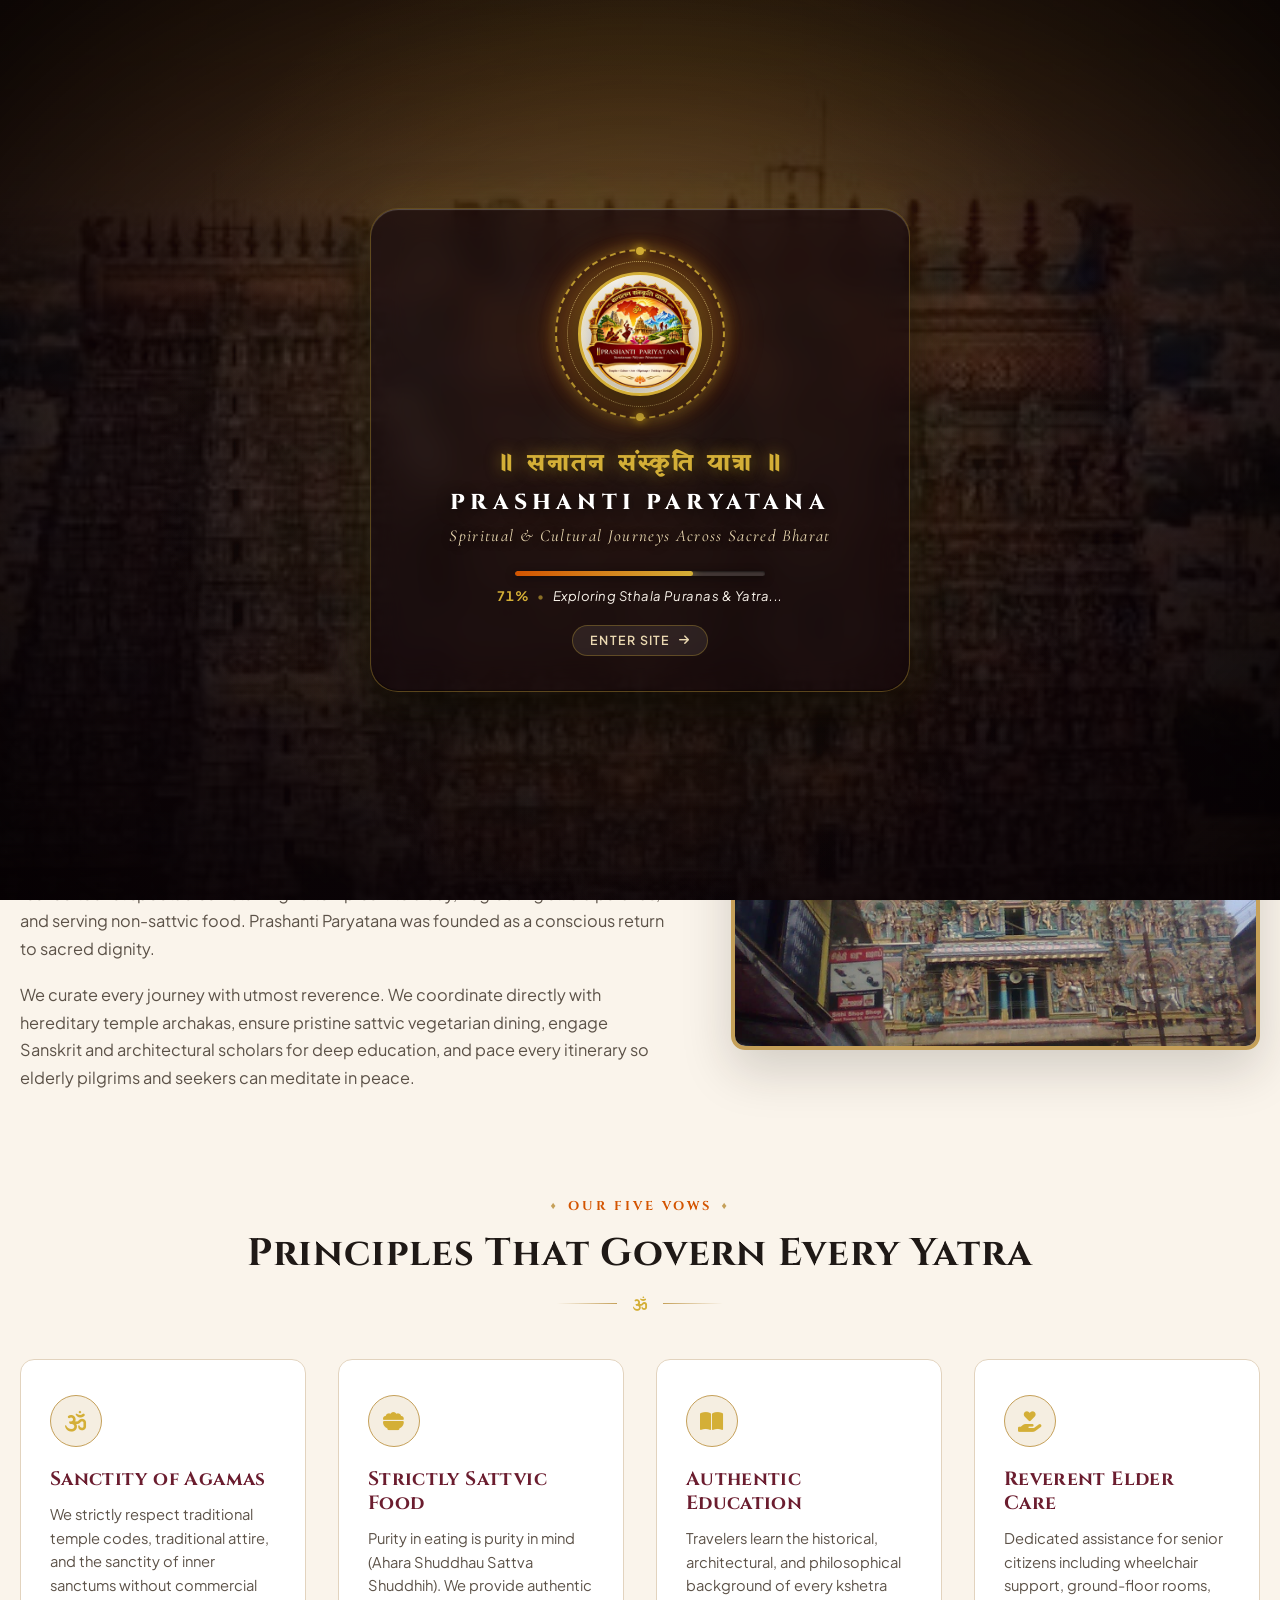
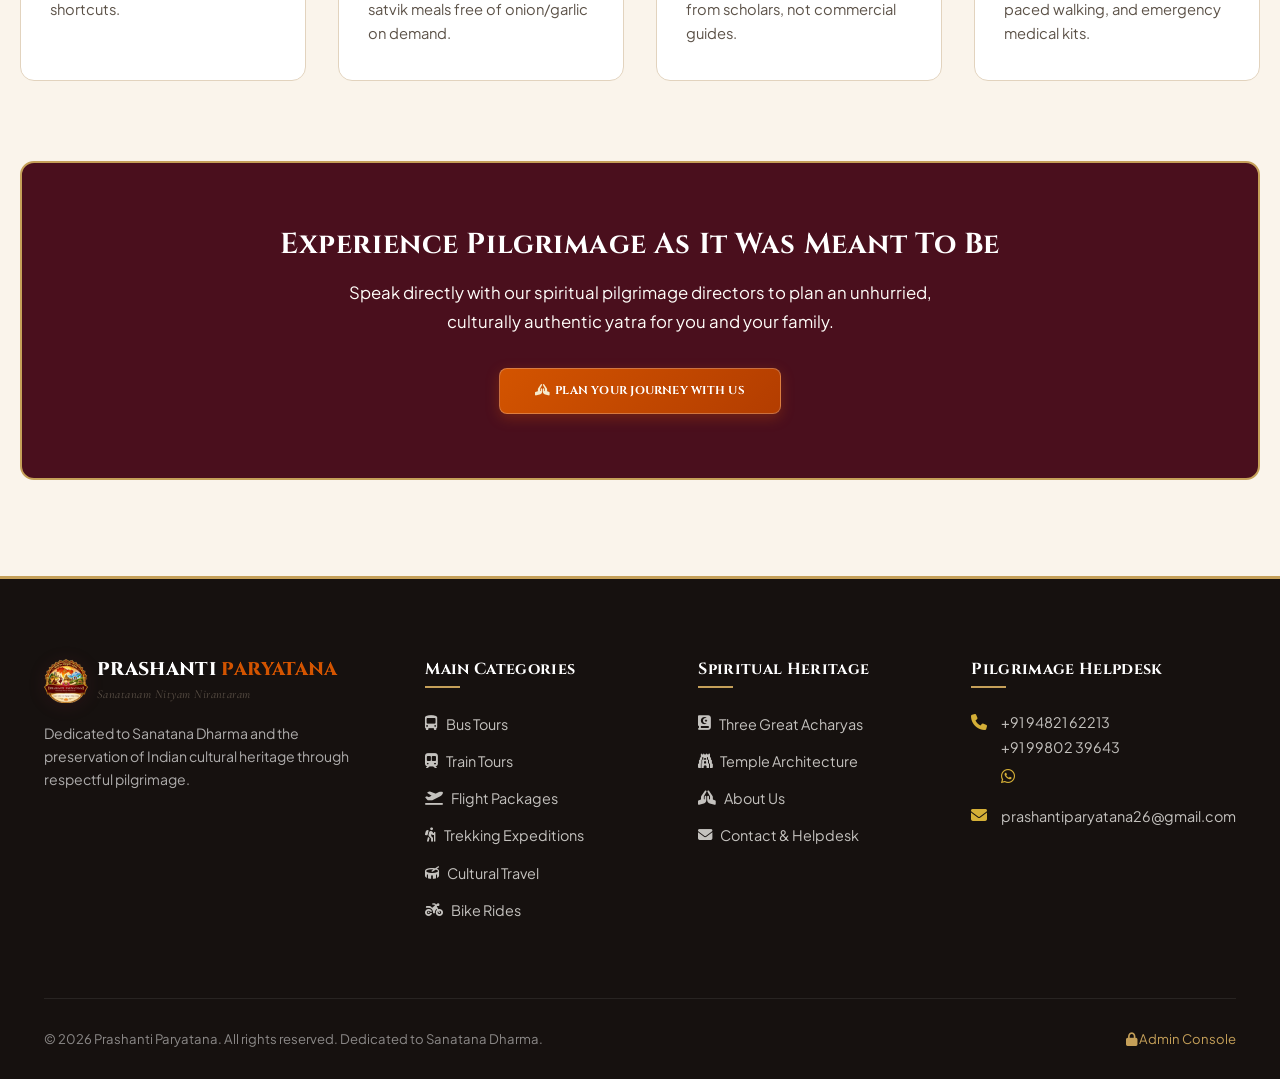
<file: about.html>
<!DOCTYPE html>
<html lang="en">
<head>
  <link rel="icon" type="image/x-icon" href="favicon.ico" />
  <link rel="apple-touch-icon" href="assets/logo.png?v=3" />
  <meta charset="UTF-8" />
  <meta name="viewport" content="width=device-width, initial-scale=1.0" />
  <title>About Us | Prashanti Paryatana</title>
  <meta name="description" content="Learn about Prashanti Paryatana, our sacred dedication to Sanatana Dharma, preserving Vedic heritage, and serving pilgrims with dignity." />

  <link rel="preconnect" href="https://fonts.googleapis.com" />
  <link rel="preconnect" href="https://fonts.gstatic.com" crossorigin />
  <link rel="stylesheet" href="https://cdnjs.cloudflare.com/ajax/libs/font-awesome/6.5.1/css/all.min.css" />

  <link rel="stylesheet" href="css/style.css?v=6" />
  <link rel="stylesheet" href="css/components.css?v=2" />
</head>
<body data-page="about">

      <!-- ================= WEBSITE LOADING PRELOADER (CINEMATIC BACKGROUND & MOVING LOGO) ================= -->
  <div id="sitePreloader" class="site-preloader" aria-label="Loading Prashanti Paryatana">
    <!-- Cinematic Background Image Crossfade Carousel -->
    <div class="preloader-bg-slideshow">
      <div class="preloader-bg-slide active" style="background-image: url('assets/loader/bg-1.jpg');"></div>
      <div class="preloader-bg-slide" style="background-image: url('assets/loader/bg-2.jpg');"></div>
      <div class="preloader-bg-slide" style="background-image: url('assets/loader/bg-3.jpg');"></div>
      <div class="preloader-bg-slide" style="background-image: url('assets/loader/bg-4.jpg');"></div>
      <div class="preloader-bg-slide" style="background-image: url('assets/loader/bg-5.jpg');"></div>
      <div class="preloader-overlay"></div>
    </div>

    <!-- Center Floating Animated Logo Badge & Content -->
    <div class="preloader-content">
      <div class="preloader-badge">
        <div class="preloader-aura-glow"></div>
        <div class="preloader-mandala-outer"></div>
        <div class="preloader-mandala-inner"></div>
        <div class="preloader-logo-wrap">
          <img src="assets/logo.png?v=3" alt="Prashanti Paryatana" class="preloader-logo" />
        </div>
      </div>

      <div class="preloader-text-group">
        <div class="preloader-sanskrit font-sanskrit-style">॥ सनातन संस्कृति यात्रा ॥</div>
        <h1 class="preloader-title">PRASHANTI PARYATANA</h1>
        <p class="preloader-tagline">Spiritual & Cultural Journeys Across Sacred Bharat</p>
      </div>

      <!-- Modern Progress Line & Counter -->
      <div class="preloader-status">
        <div class="preloader-progress-bar">
          <div id="preloaderProgressFill" class="preloader-progress-fill"></div>
        </div>
        <div class="preloader-status-text">
          <span id="preloaderPercent">0%</span>
          <span class="preloader-dot">•</span>
          <span id="preloaderPhase">Awakening Sacred Heritage...</span>
        </div>
      </div>

      <button type="button" class="preloader-skip-btn" id="preloaderSkipBtn" title="Enter Website">
        Enter Site <i class="fa-solid fa-arrow-right"></i>
      </button>
    </div>
  </div>
  </div>

<!-- Top Bar -->
  <div class="top-bar">
    <div class="container top-bar-inner">
      <div class="top-bar-left">
        <div class="top-bar-item">
          <i class="fa-solid fa-om"></i>
          <span class="font-sanskrit-style">॥ सनातन संस्कृति यात्रा ॥</span>
        </div>
        <div class="top-bar-item">
          <i class="fa-solid fa-phone"></i>
          <a href="tel:+919482162213" style="color: inherit; text-decoration: none; font-weight: 600;">+91 94821 62213</a>
          <span style="opacity: 0.5; margin: 0 4px;">/</span>
          <a href="tel:+919980239643" style="color: inherit; text-decoration: none; font-weight: 600;">+91 99802 39643</a>
        </div>
        <div class="top-bar-item">
          <i class="fa-solid fa-envelope"></i>
          <a href="mailto:prashantiparyatana26@gmail.com" style="color: inherit; text-decoration: none;">prashantiparyatana26@gmail.com</a>
        </div>
      </div>
      <div class="top-bar-right">
        <div class="top-bar-links">
          <a href="about.html" class="active">About</a>
          <a href="heritage.html">Our Heritage</a>
          <a href="acharyas.html">Acharyas</a>
          <a href="contact.html">Contact</a>
        </div>
        <a href="admin.html" class="admin-portal-link">
          <i class="fa-solid fa-lock"></i> Admin Portal
        </a>
      </div>
    </div>
  </div>

  <!-- Header -->
  <header class="site-header">
    <div class="container site-header-inner">
            <a href="index.html" class="brand-identity">
        <img src="assets/logo.png?v=3" alt="Prashanti Paryatana Logo" class="brand-logo-img" />
        <div class="brand-text-wrap">
          <span class="brand-name font-sanskrit-style">PRASHANTI <span>PARYATANA</span></span>
          <span class="brand-tagline">Tours and Travels</span>
        </div>
      </a>

      <!-- 5 Prominent Categories -->
      <nav class="categories-nav">
        <a href="bus-tours.html" class="category-link">
          <i class="fa-solid fa-bus-simple"></i>
          <span>Bus Tours</span>
        </a>
        <a href="train-tours.html" class="category-link">
          <i class="fa-solid fa-train-subway"></i>
          <span>Train Tours</span>
        </a>
        <a href="flight-packages.html" class="category-link">
          <i class="fa-solid fa-plane-departure"></i>
          <span>Flight Packages</span>
        </a>
        <a href="trekking-expeditions.html" class="category-link">
          <i class="fa-solid fa-person-hiking"></i>
          <span>Trekking Expeditions</span>
        </a>
        <a href="cultural.html" class="category-link">
          <i class="fa-solid fa-drum"></i>
          <span>Cultural Travel</span>
        </a>
        <a href="bike-rides.html" class="category-link">
          <i class="fa-solid fa-motorcycle"></i>
          <span>Bike Rides</span>
        </a>
      </nav>

      <div class="nav-actions">
        <button type="button" class="btn-plan-journey" onclick="openEnquiryModal('', 'Custom Pilgrimage Enquiry', 'all')">
          <i class="fa-solid fa-hands-praying"></i>
          <span>Plan Your Journey</span>
        </button>
        <button type="button" class="mobile-nav-toggle" aria-label="Toggle navigation">
          <i class="fa-solid fa-bars-staggered"></i>
        </button>
      </div>
    </div>
  </header>

  <!-- Category Hero -->
  <section class="category-hero" style="background: linear-gradient(135deg, #3A121D 0%, #170E10 100%);">
    <div class="container category-hero-content">
      <span class="section-eyebrow" style="color: var(--color-gold-bright);">Our Sacred Calling</span>
      <h1>About Prashanti Paryatana</h1>
      <p>
        Founded on the timeless ideals of Sanatana Dharma, we serve pilgrims not as commercial tourists, but as seekers walking the sacred soil of Bharatavarsha.
      </p>
    </div>
  </section>

  <!-- Main Content -->
  <main class="container" style="padding: 5rem 0 6rem 0;">
    <div class="intro-grid" style="margin-bottom: 5rem;">
      <div class="intro-text-block">
        <span class="section-eyebrow">The Origin & Vision</span>
        <h2>Why Prashanti Paryatana Exists</h2>
        <div class="decorative-divider" style="margin-left: 0; justify-content: flex-start;">
          <span></span><i class="fa-solid fa-om"></i><span></span>
        </div>
        <p class="intro-lead">
          Pilgrimage (Tirtha Yatra) is an ancient Vedic spiritual sadhana meant to quiet the mind, purify the senses, and awaken devotion.
        </p>
        <p class="intro-paragraph">
          In recent decades, commercial travel agencies turned these sacred kshetras into rushed tourist spectacles—stuffing 10 temples into a day, neglecting sthala puranas, and serving non-sattvic food. Prashanti Paryatana was founded as a conscious return to sacred dignity.
        </p>
        <p class="intro-paragraph">
          We curate every journey with utmost reverence. We coordinate directly with hereditary temple archakas, ensure pristine sattvic vegetarian dining, engage Sanskrit and architectural scholars for deep education, and pace every itinerary so elderly pilgrims and seekers can meditate in peace.
        </p>
      </div>
      <div>
        <img src="assets/temples/meenakshi.jpg" alt="Madurai Meenakshi Amman Sacred Temple Gopuram" style="border-radius: var(--radius-lg); border: 4px solid var(--color-gold); box-shadow: var(--shadow-xl); width: 100%; height: 420px; object-fit: cover;" />
      </div>
    </div>

    <!-- Guiding Principles -->
    <div class="section-header" style="max-width: 800px; margin-bottom: 3rem;">
      <span class="section-eyebrow">Our Five Vows</span>
      <h2>Principles That Govern Every Yatra</h2>
      <div class="decorative-divider">
        <span></span><i class="fa-solid fa-om"></i><span></span>
      </div>
    </div>

    <div class="why-us-grid" style="margin-bottom: 5rem;">
      <div class="why-us-card" style="background: #fff; color: var(--text-primary); border-color: var(--color-sandalwood-border);">
        <div class="why-us-icon"><i class="fa-solid fa-om"></i></div>
        <h3 style="color: var(--color-maroon);">Sanctity of Agamas</h3>
        <p style="color: var(--text-secondary);">We strictly respect traditional temple codes, traditional attire, and the sanctity of inner sanctums without commercial shortcuts.</p>
      </div>

      <div class="why-us-card" style="background: #fff; color: var(--text-primary); border-color: var(--color-sandalwood-border);">
        <div class="why-us-icon"><i class="fa-solid fa-bowl-food"></i></div>
        <h3 style="color: var(--color-maroon);">Strictly Sattvic Food</h3>
        <p style="color: var(--text-secondary);">Purity in eating is purity in mind (Ahara Shuddhau Sattva Shuddhih). We provide authentic satvik meals free of onion/garlic on demand.</p>
      </div>

      <div class="why-us-card" style="background: #fff; color: var(--text-primary); border-color: var(--color-sandalwood-border);">
        <div class="why-us-icon"><i class="fa-solid fa-book-open"></i></div>
        <h3 style="color: var(--color-maroon);">Authentic Education</h3>
        <p style="color: var(--text-secondary);">Travelers learn the historical, architectural, and philosophical background of every kshetra from scholars, not commercial guides.</p>
      </div>

      <div class="why-us-card" style="background: #fff; color: var(--text-primary); border-color: var(--color-sandalwood-border);">
        <div class="why-us-icon"><i class="fa-solid fa-hand-holding-heart"></i></div>
        <h3 style="color: var(--color-maroon);">Reverent Elder Care</h3>
        <p style="color: var(--text-secondary);">Dedicated assistance for senior citizens including wheelchair support, ground-floor rooms, paced walking, and emergency medical kits.</p>
      </div>
    </div>

    <div style="text-align: center; background: var(--color-maroon-deep); color: #fff; padding: 4rem 2rem; border-radius: var(--radius-lg); border: 2px solid var(--color-gold);">
      <h3 style="color: #fff; font-size: 1.8rem; margin-bottom: 1rem;">Experience Pilgrimage As It Was Meant To Be</h3>
      <p style="color: var(--color-sandalwood-light); max-width: 650px; margin: 0 auto 2rem auto; font-size: 1.05rem;">
        Speak directly with our spiritual pilgrimage directors to plan an unhurried, culturally authentic yatra for you and your family.
      </p>
      <button type="button" class="btn-plan-journey" onclick="openEnquiryModal('', 'Custom Yatra Consultation', 'all')" style="padding: 0.9rem 2.2rem;">
        <i class="fa-solid fa-hands-praying"></i> Plan Your Journey With Us
      </button>
    </div>
  </main>

  <!-- Footer -->
  <footer class="site-footer">
    <div class="container">
      <div class="footer-top-grid">
        <div class="footer-col footer-brand-col">
                    <div class="brand-identity" style="margin-bottom: 1rem;">
            <img src="assets/logo.png?v=3" alt="Prashanti Paryatana Logo" class="brand-logo-img" style="width: 44px; height: 44px;" />
            <div class="brand-text-wrap">
              <span class="brand-name font-sanskrit-style" style="font-size: 1.15rem; color:#fff;">PRASHANTI <span>PARYATANA</span></span>
              <span class="brand-tagline">Sanatanam Nityam Nirantaram</span>
            </div>
          </div>
          <p>Dedicated to Sanatana Dharma and the preservation of Indian cultural heritage through respectful pilgrimage.</p>
        </div>
        <div class="footer-col">
          <h4>Main Categories</h4>
          <ul class="footer-links-list">
            <li><a href="bus-tours.html"><i class="fa-solid fa-bus-simple"></i> Bus Tours</a></li>
            <li><a href="train-tours.html"><i class="fa-solid fa-train-subway"></i> Train Tours</a></li>
            <li><a href="flight-packages.html"><i class="fa-solid fa-plane-departure"></i> Flight Packages</a></li>
            <li><a href="trekking-expeditions.html"><i class="fa-solid fa-person-hiking"></i> Trekking Expeditions</a></li>
            <li><a href="cultural.html"><i class="fa-solid fa-drum"></i> Cultural Travel</a></li>
            <li><a href="bike-rides.html"><i class="fa-solid fa-motorcycle"></i> Bike Rides</a></li>
          </ul>
        </div>
        <div class="footer-col">
          <h4>Spiritual Heritage</h4>
          <ul class="footer-links-list">
            <li><a href="acharyas.html"><i class="fa-solid fa-book-quran"></i> Three Great Acharyas</a></li>
            <li><a href="heritage.html"><i class="fa-solid fa-gopuram"></i> Temple Architecture</a></li>
            <li><a href="about.html"><i class="fa-solid fa-hands-praying"></i> About Us</a></li>
            <li><a href="contact.html"><i class="fa-solid fa-envelope"></i> Contact & Helpdesk</a></li>
          </ul>
        </div>
        <div class="footer-col">
          <h4>Pilgrimage Helpdesk</h4>
          <div class="footer-contact-item">
            <i class="fa-solid fa-phone"></i>
            <div>
              <a href="tel:+919482162213" style="color: inherit; text-decoration: none;">+91 94821 62213</a><br />
              <a href="tel:+919980239643" style="color: inherit; text-decoration: none;">+91 99802 39643</a><br />
              <a href="https://wa.me/919980239643?text=Namaskaram!%20I%20would%20like%20to%20enquire%20about%20a%20yatra." target="_blank" rel="noopener noreferrer" style="color: #25D366; text-decoration: none; font-size: 1.35rem; display: inline-flex; align-items: center; margin-top: 0.35rem; transition: transform 0.2s ease;" title="Chat on WhatsApp" aria-label="Chat on WhatsApp">
                <i class="fa-brands fa-whatsapp"></i>
              </a>
            </div>
          </div>
          <div class="footer-contact-item">
            <i class="fa-solid fa-envelope"></i>
            <div>
              <a href="mailto:prashantiparyatana26@gmail.com" style="color: inherit; text-decoration: none;">prashantiparyatana26@gmail.com</a>
            </div>
          </div>
        </div>
      </div>
      <div class="footer-bottom">
        <div class="footer-bottom-inner">
          <p>© 2026 Prashanti Paryatana. All rights reserved. Dedicated to Sanatana Dharma.</p>
          <a href="admin.html" style="color: var(--color-gold);"><i class="fa-solid fa-lock"></i> Admin Console</a>
        </div>
      </div>
    </div>
  </footer>

  <!-- Modal & Mobile Drawer -->
  <div id="enquiryModal" class="modal-backdrop">
    <div class="modal-dialog">
      <div class="modal-header">
        <h3><i class="fa-solid fa-hands-praying" style="color: var(--color-gold-bright); margin-right: 0.5rem;"></i> Plan Your Sacred Journey</h3>
        <button type="button" class="modal-close-btn">&times;</button>
      </div>
      <div class="modal-body">
        <!-- Direct Quick Contact Pill -->
        <div class="modal-quick-contact" style="display: flex; align-items: center; justify-content: space-between; flex-wrap: wrap; gap: 0.5rem; background: var(--color-sandalwood-light); border: 1px solid var(--color-gold); border-radius: var(--radius-sm); padding: 0.6rem 0.9rem; margin-bottom: 1.2rem; font-size: 0.82rem;">
          <div style="display: flex; align-items: center; gap: 0.4rem;">
            <i class="fa-solid fa-phone" style="color: var(--color-saffron);"></i>
            <span style="font-weight: 600; color: var(--color-maroon);">Call:</span>
            <a href="tel:+919482162213" style="color: var(--color-maroon); font-weight: 700; text-decoration: none;">+91 94821 62213</a>
            <span style="opacity: 0.5;">/</span>
            <a href="tel:+919980239643" style="color: var(--color-maroon); font-weight: 700; text-decoration: none;">+91 99802 39643</a>
          </div>
          <div style="display: flex; align-items: center; gap: 0.6rem;">
            <a href="https://wa.me/919980239643?text=Namaskaram!%20I%20have%20an%20enquiry%20regarding%20pilgrimage." target="_blank" rel="noopener noreferrer" style="color: #25D366; text-decoration: none; display: inline-flex; align-items: center; font-size: 1.25rem; transition: transform 0.2s ease;" title="Chat on WhatsApp" aria-label="Chat on WhatsApp">
              <i class="fa-brands fa-whatsapp"></i>
            </a>
            <span style="opacity: 0.4;">|</span>
            <a href="mailto:prashantiparyatana26@gmail.com" style="color: var(--color-maroon); font-weight: 600; text-decoration: none;">prashantiparyatana26@gmail.com</a>
          </div>
        </div>
        <div id="enquiryFormContainer">
          <form id="enquiryForm">
            <div class="form-grid-2">
              <div class="form-group">
                <label class="form-label">Full Name <span class="req">*</span></label>
                <input type="text" name="fullName" class="form-control" required />
              </div>
              <div class="form-group">
                <label class="form-label">Email Address <span class="req">*</span></label>
                <input type="email" name="email" class="form-control" required />
              </div>
            </div>
            <div class="form-grid-2">
              <div class="form-group">
                <label class="form-label">Mobile Number <span class="req">*</span></label>
                <input type="tel" name="phone" class="form-control" required />
              </div>
              <div class="form-group">
                <label class="form-label">Starting Location</label>
                <input type="text" name="startingLocation" class="form-control" />
              </div>
            </div>
            <div class="form-grid-2">
              <div class="form-group">
                <label class="form-label">Category</label>
                <select name="category" id="enqCategorySelect" class="form-control">
                  <option value="all">Any Category</option>
                  <option value="bus">Bus Tours</option>
                  <option value="train">Train Tours</option>
                  <option value="flight">Flight Packages</option>
                  <option value="trekking">Trekking Expeditions</option>
                  <option value="cultural">Cultural Travel</option>
                  <option value="bike">Bike Rides</option>
                </select>
              </div>
              <div class="form-group">
                <label class="form-label">Preferred Package</label>
                <select name="preferredPackage" id="enqPackageSelect" class="form-control"></select>
              </div>
            </div>
            <div class="form-grid-2">
              <div class="form-group">
                <label class="form-label">Departure Date <span class="req">*</span></label>
                <input type="date" name="departureDate" class="form-control" required />
              </div>
              <div class="form-group">
                <label class="form-label">Travellers <span class="req">*</span></label>
                <input type="number" name="travellers" min="1" max="40" class="form-control" value="2" required />
              </div>
            </div>
            <div class="form-group">
              <label class="form-label">Special Requirements</label>
              <textarea name="requirements" class="form-control"></textarea>
            </div>
            <button type="submit" class="form-submit-btn">
              <i class="fa-solid fa-paper-plane"></i> Submit Travel Enquiry
            </button>
          </form>
        </div>
        <div id="enquiryConfirmationContainer" class="enquiry-confirmation" style="display: none;">
          <div class="confirmation-badge-icon"><i class="fa-solid fa-check"></i></div>
          <h3 style="color: var(--color-maroon);">Enquiry Registered!</h3>
          <div class="reference-display-box">
            <div id="confirmationRefCode" class="reference-code">PP-2026-YTR-0000</div>
          </div>
          <button type="button" class="btn-quick-enquire" onclick="closeEnquiryModal()">Close</button>
        </div>
      </div>
    </div>
  </div>

  <!-- Mobile Drawer -->
  <div class="mobile-drawer">
    <div class="mobile-drawer-content">
      <div class="mobile-drawer-header">
        <span class="brand-name" style="font-size: 1.1rem;">Prashanti <span>Paryatana</span></span>
        <button type="button" class="mobile-drawer-close" style="background:none; border:none; font-size: 1.4rem;">&times;</button>
      </div>
      <div class="mobile-drawer-links">
        <a href="bus-tours.html" class="mobile-nav-item"><i class="fa-solid fa-bus-simple"></i> Bus Tours</a>
        <a href="train-tours.html" class="mobile-nav-item"><i class="fa-solid fa-train-subway"></i> Train Tours</a>
        <a href="flight-packages.html" class="mobile-nav-item"><i class="fa-solid fa-plane-departure"></i> Flight Packages</a>
        <a href="trekking-expeditions.html" class="mobile-nav-item"><i class="fa-solid fa-person-hiking"></i> Trekking Expeditions</a>
        <a href="cultural.html" class="mobile-nav-item"><i class="fa-solid fa-drum"></i> Cultural Travel</a>
        <a href="bike-rides.html" class="mobile-nav-item"><i class="fa-solid fa-motorcycle"></i> Bike Rides</a>
        <a href="index.html" class="mobile-nav-item"><i class="fa-solid fa-house"></i> Home</a>
      </div>
    </div>
  </div>

  <script src="js/data.js"></script>
  <script src="js/app.js"></script>
</body>
</html>
</file>
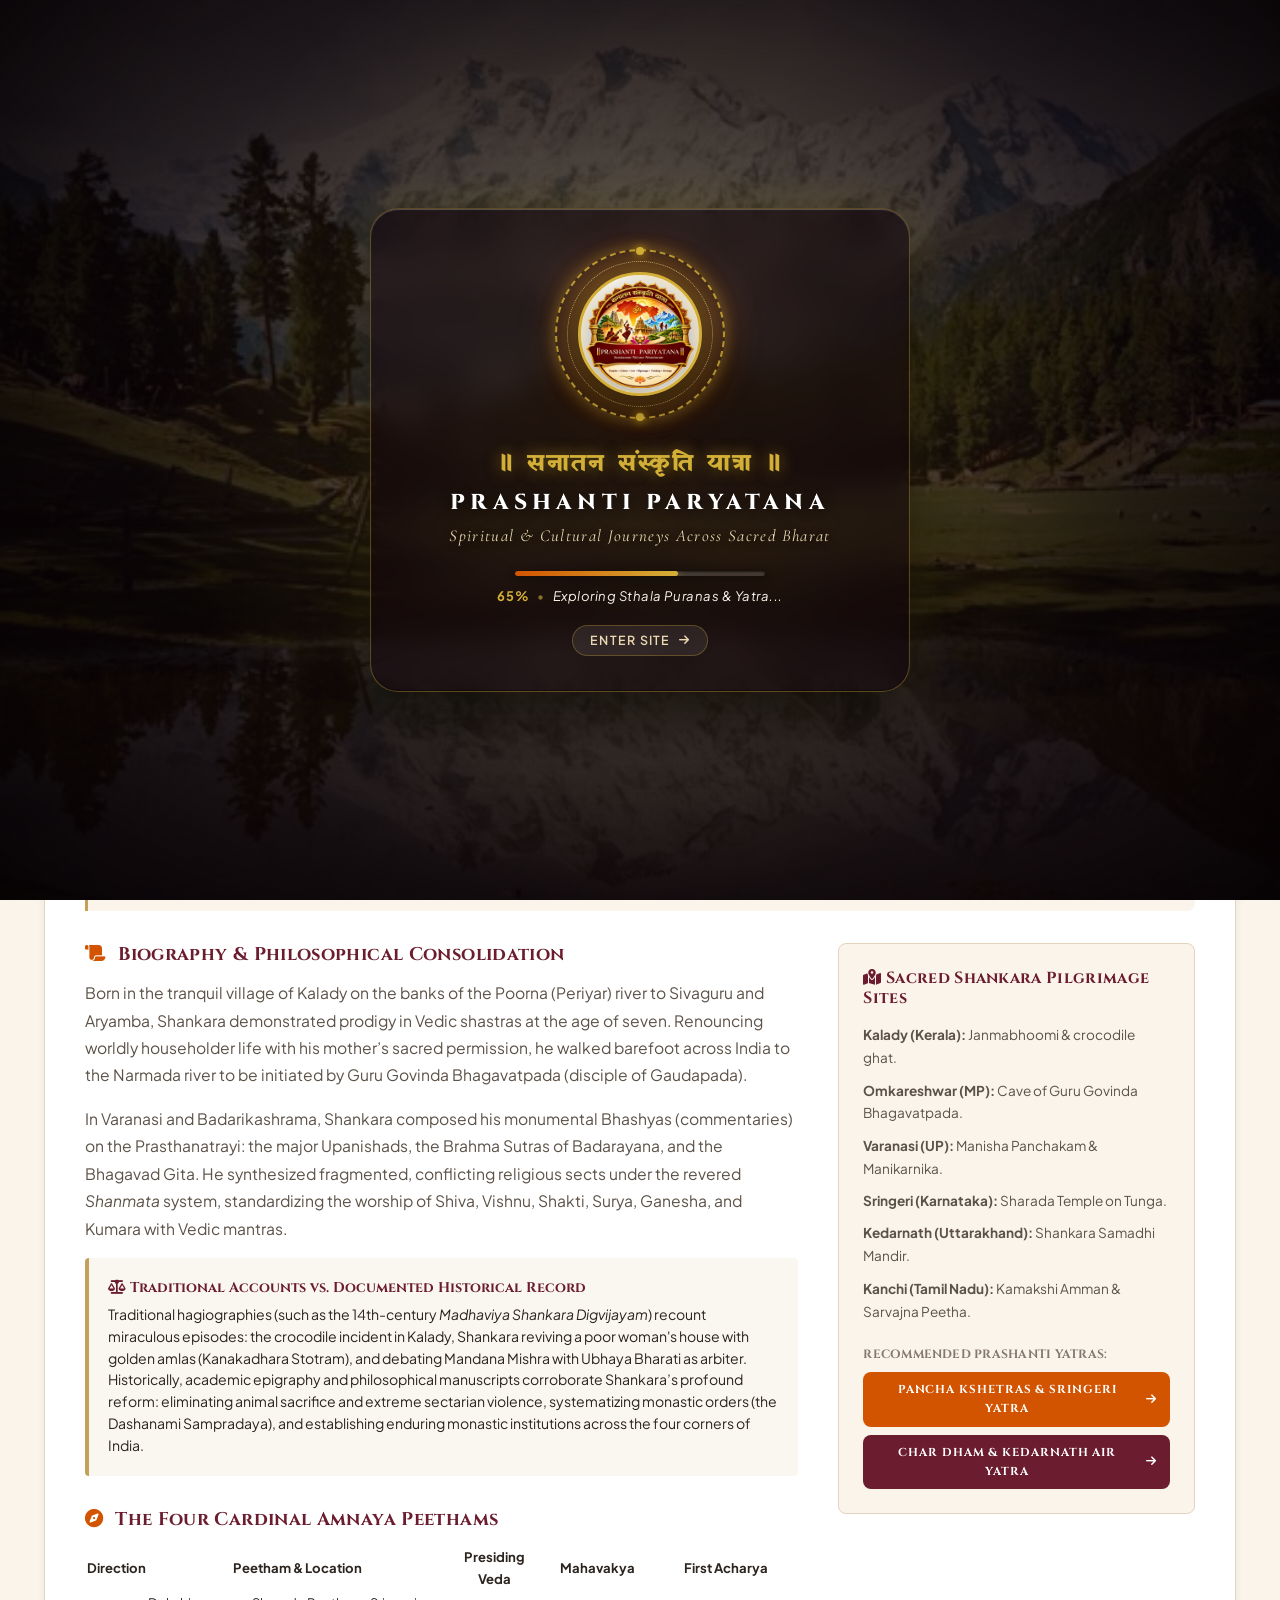
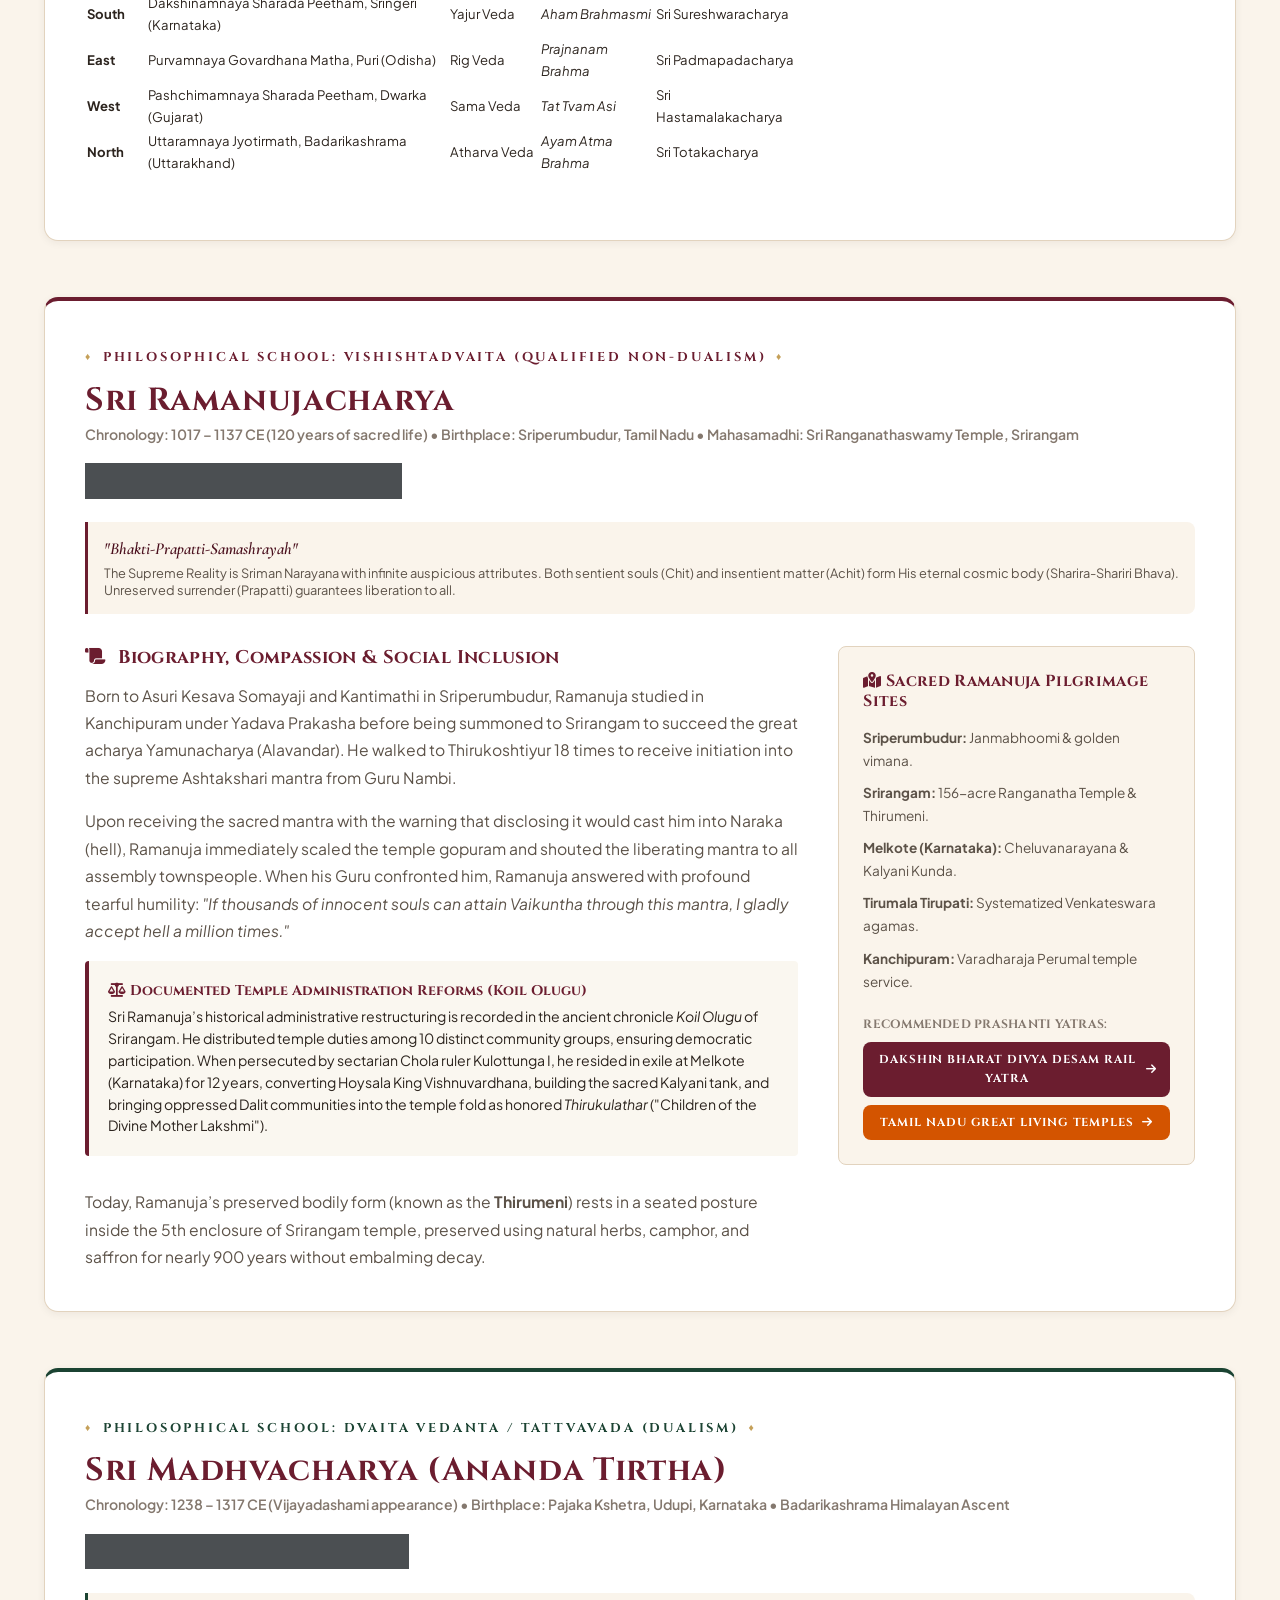
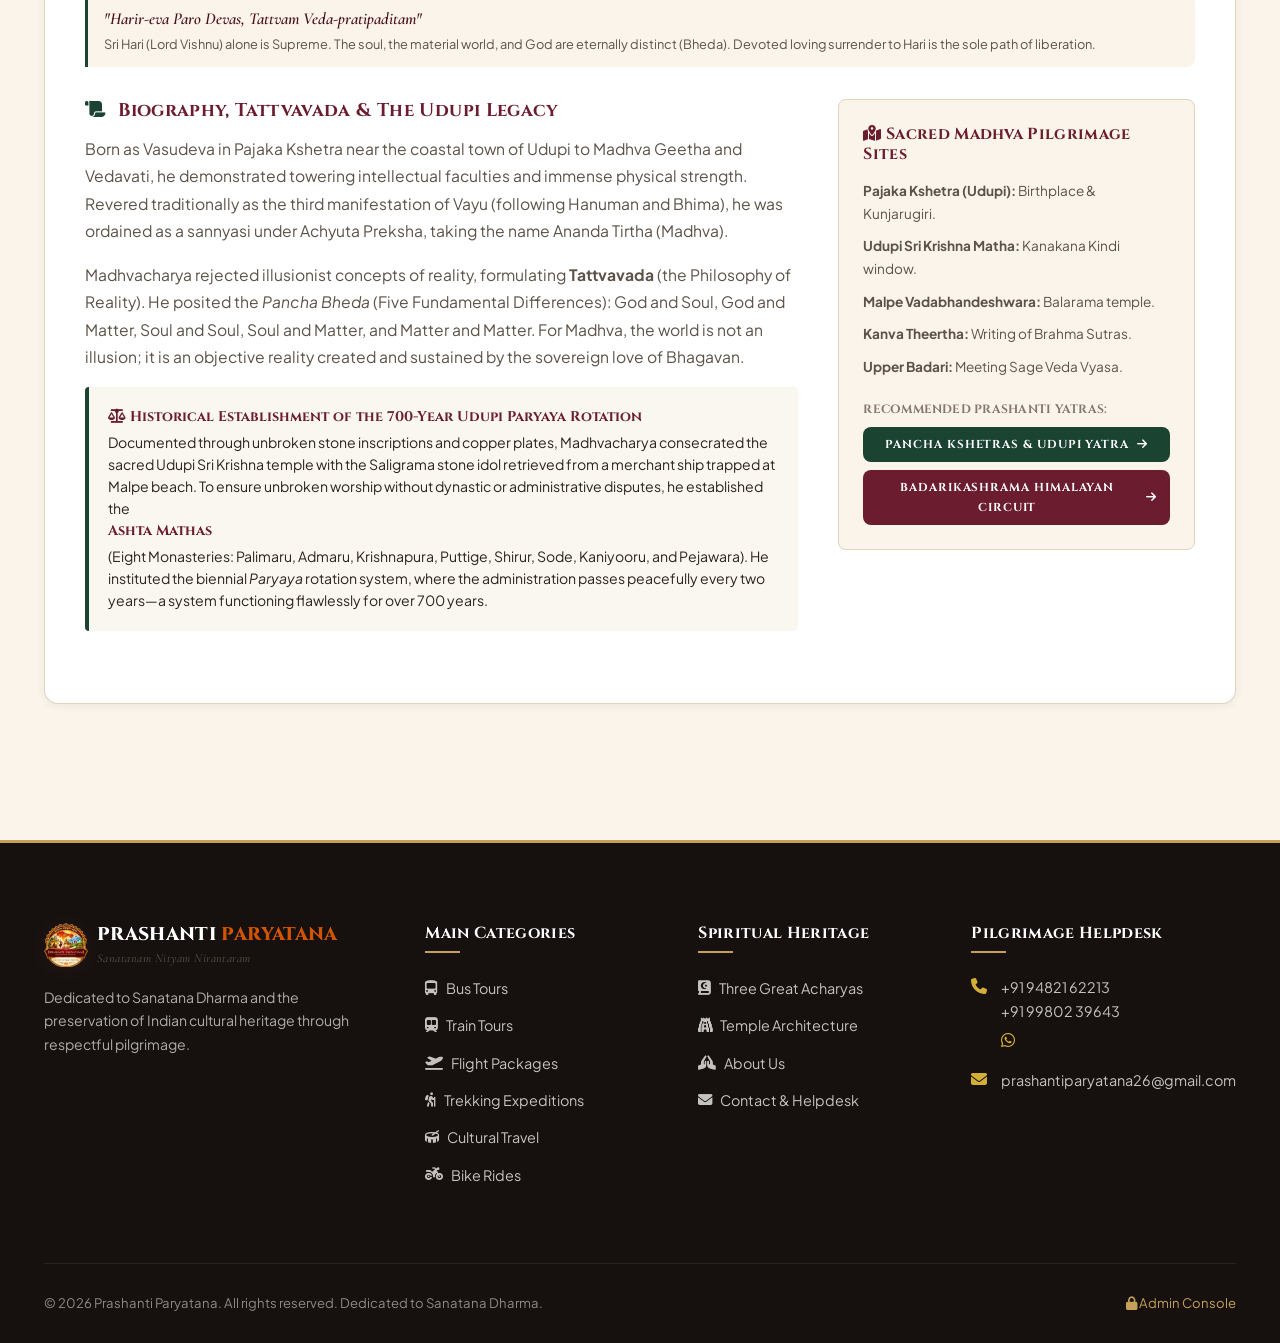
<file: acharyas.html>
<!DOCTYPE html>
<html lang="en">
<head>
  <link rel="icon" type="image/x-icon" href="favicon.ico" />
  <link rel="apple-touch-icon" href="assets/logo.png?v=3" />
  <meta charset="UTF-8" />
  <meta name="viewport" content="width=device-width, initial-scale=1.0" />
  <title>The Three Great Acharyas | Prashanti Paryatana</title>
  <meta name="description" content="Explore the philosophical systems, historical lives, and sacred pilgrimage routes of Adi Shankaracharya, Sri Ramanujacharya, and Sri Madhvacharya." />

  <link rel="preconnect" href="https://fonts.googleapis.com" />
  <link rel="preconnect" href="https://fonts.gstatic.com" crossorigin />
  <link rel="stylesheet" href="https://cdnjs.cloudflare.com/ajax/libs/font-awesome/6.5.1/css/all.min.css" />

  <link rel="stylesheet" href="css/style.css?v=6" />
  <link rel="stylesheet" href="css/components.css?v=2" />
</head>
<body data-page="acharyas">

      <!-- ================= WEBSITE LOADING PRELOADER (CINEMATIC BACKGROUND & MOVING LOGO) ================= -->
  <div id="sitePreloader" class="site-preloader" aria-label="Loading Prashanti Paryatana">
    <!-- Cinematic Background Image Crossfade Carousel -->
    <div class="preloader-bg-slideshow">
      <div class="preloader-bg-slide active" style="background-image: url('assets/loader/bg-1.jpg');"></div>
      <div class="preloader-bg-slide" style="background-image: url('assets/loader/bg-2.jpg');"></div>
      <div class="preloader-bg-slide" style="background-image: url('assets/loader/bg-3.jpg');"></div>
      <div class="preloader-bg-slide" style="background-image: url('assets/loader/bg-4.jpg');"></div>
      <div class="preloader-bg-slide" style="background-image: url('assets/loader/bg-5.jpg');"></div>
      <div class="preloader-overlay"></div>
    </div>

    <!-- Center Floating Animated Logo Badge & Content -->
    <div class="preloader-content">
      <div class="preloader-badge">
        <div class="preloader-aura-glow"></div>
        <div class="preloader-mandala-outer"></div>
        <div class="preloader-mandala-inner"></div>
        <div class="preloader-logo-wrap">
          <img src="assets/logo.png?v=3" alt="Prashanti Paryatana" class="preloader-logo" />
        </div>
      </div>

      <div class="preloader-text-group">
        <div class="preloader-sanskrit font-sanskrit-style">॥ सनातन संस्कृति यात्रा ॥</div>
        <h1 class="preloader-title">PRASHANTI PARYATANA</h1>
        <p class="preloader-tagline">Spiritual & Cultural Journeys Across Sacred Bharat</p>
      </div>

      <!-- Modern Progress Line & Counter -->
      <div class="preloader-status">
        <div class="preloader-progress-bar">
          <div id="preloaderProgressFill" class="preloader-progress-fill"></div>
        </div>
        <div class="preloader-status-text">
          <span id="preloaderPercent">0%</span>
          <span class="preloader-dot">•</span>
          <span id="preloaderPhase">Awakening Sacred Heritage...</span>
        </div>
      </div>

      <button type="button" class="preloader-skip-btn" id="preloaderSkipBtn" title="Enter Website">
        Enter Site <i class="fa-solid fa-arrow-right"></i>
      </button>
    </div>
  </div>
  </div>

<!-- Top Bar -->
  <div class="top-bar">
    <div class="container top-bar-inner">
      <div class="top-bar-left">
        <div class="top-bar-item">
          <i class="fa-solid fa-om"></i>
          <span class="font-sanskrit-style">॥ सनातन संस्कृति यात्रा ॥</span>
        </div>
        <div class="top-bar-item">
          <i class="fa-solid fa-phone"></i>
          <a href="tel:+919482162213" style="color: inherit; text-decoration: none; font-weight: 600;">+91 94821 62213</a>
          <span style="opacity: 0.5; margin: 0 4px;">/</span>
          <a href="tel:+919980239643" style="color: inherit; text-decoration: none; font-weight: 600;">+91 99802 39643</a>
        </div>
        <div class="top-bar-item">
          <i class="fa-solid fa-envelope"></i>
          <a href="mailto:prashantiparyatana26@gmail.com" style="color: inherit; text-decoration: none;">prashantiparyatana26@gmail.com</a>
        </div>
      </div>
      <div class="top-bar-right">
        <div class="top-bar-links">
          <a href="about.html">About</a>
          <a href="heritage.html">Our Heritage</a>
          <a href="acharyas.html" class="active">Acharyas</a>
          <a href="contact.html">Contact</a>
        </div>
        <a href="admin.html" class="admin-portal-link">
          <i class="fa-solid fa-lock"></i> Admin Portal
        </a>
      </div>
    </div>
  </div>

  <!-- Header -->
  <header class="site-header">
    <div class="container site-header-inner">
            <a href="index.html" class="brand-identity">
        <img src="assets/logo.png?v=3" alt="Prashanti Paryatana Logo" class="brand-logo-img" />
        <div class="brand-text-wrap">
          <span class="brand-name font-sanskrit-style">PRASHANTI <span>PARYATANA</span></span>
          <span class="brand-tagline">Tours and Travels</span>
        </div>
      </a>

      <!-- 5 Prominent Categories -->
      <nav class="categories-nav">
        <a href="bus-tours.html" class="category-link">
          <i class="fa-solid fa-bus-simple"></i>
          <span>Bus Tours</span>
        </a>
        <a href="train-tours.html" class="category-link">
          <i class="fa-solid fa-train-subway"></i>
          <span>Train Tours</span>
        </a>
        <a href="flight-packages.html" class="category-link">
          <i class="fa-solid fa-plane-departure"></i>
          <span>Flight Packages</span>
        </a>
        <a href="trekking-expeditions.html" class="category-link">
          <i class="fa-solid fa-person-hiking"></i>
          <span>Trekking Expeditions</span>
        </a>
        <a href="cultural.html" class="category-link">
          <i class="fa-solid fa-drum"></i>
          <span>Cultural Travel</span>
        </a>
        <a href="bike-rides.html" class="category-link">
          <i class="fa-solid fa-motorcycle"></i>
          <span>Bike Rides</span>
        </a>
      </nav>

      <div class="nav-actions">
        <button type="button" class="btn-plan-journey" onclick="openEnquiryModal('', 'Acharya Heritage Pilgrimage', 'all')">
          <i class="fa-solid fa-hands-praying"></i>
          <span>Plan Your Journey</span>
        </button>
        <button type="button" class="mobile-nav-toggle" aria-label="Toggle navigation">
          <i class="fa-solid fa-bars-staggered"></i>
        </button>
      </div>
    </div>
  </header>

  <!-- Hero Section -->
  <section class="category-hero" style="background: linear-gradient(135deg, var(--color-maroon-deep) 0%, #170E10 100%);">
    <div class="container category-hero-content">
      <span class="section-eyebrow" style="color: var(--color-gold-bright);">Vedic Wisdom & Philosophy</span>
      <h1>The Three Great Acharyas</h1>
      <p>
        The intellectual and spiritual architecture of Sanatana Dharma was synthesized by three transcendent philosopher-saints: Adi Shankaracharya, Sri Ramanujacharya, and Sri Madhvacharya. Explore their life histories, theological schools, and the sacred pilgrimage circuits they blessed.
      </p>
    </div>
  </section>

  <!-- Navigation Anchors -->
  <div class="container filter-bar-wrap">
    <div class="filter-bar" style="justify-content: center; gap: 1.5rem;">
      <a href="#adi-shankara" class="filter-pill active">Adi Shankaracharya (Advaita)</a>
      <a href="#ramanujacharya" class="filter-pill">Sri Ramanujacharya (Vishishtadvaita)</a>
      <a href="#madhvacharya" class="filter-pill">Sri Madhvacharya (Dvaita)</a>
    </div>
  </div>

  <!-- Main Content: The Three Acharyas In-Depth -->
  <main class="container" style="padding-bottom: 6rem;">

    <!-- ================= 1. ADI SHANKARACHARYA ================= -->
    <article id="adi-shankara" class="detail-section-block" style="border-top: 4px solid var(--color-saffron);">
      <div style="display: flex; justify-content: space-between; align-items: flex-start; flex-wrap: wrap; gap: 1rem; margin-bottom: 1.5rem;">
        <div>
          <span class="section-eyebrow">Philosophical School: Advaita Vedanta (Non-Dualism)</span>
          <h2 style="color: var(--color-maroon); font-size: 2rem;">Adi Shankaracharya</h2>
          <span style="font-size: 0.88rem; color: var(--text-muted); font-weight: 600;">
            Chronology: c. 788 – 820 CE (Traditional Matha reckoning: 509 – 477 BCE) • Birthplace: Kalady, Kerala • Mahasamadhi: Kedarnath, Himalayas
          </span>
        </div>
        <span class="package-card-badge cat-bus" style="position: static; font-size: 0.8rem;">
          <i class="fa-solid fa-sun"></i> Dakshinamnaya Peetham Lineage
        </span>
      </div>

      <div class="acharya-quote-box" style="margin: 1.5rem 0;">
        <div class="acharya-quote">"Brahma Satyam Jagan Mithya, Jivo Brahmaiva Naaparah"</div>
        <div class="acharya-trans">Brahman (Pure Cosmic Consciousness) alone is fundamentally real; the empirical world is an appearance (Mithya); the individual soul is non-different from Brahman.</div>
      </div>

      <div class="detail-grid" style="grid-template-columns: 2fr 1fr; gap: 2.5rem; margin-top: 2rem;">
        <div>
          <h4 style="color: var(--color-maroon); margin-bottom: 0.8rem; font-size: 1.15rem;">
            <i class="fa-solid fa-scroll" style="color: var(--color-saffron); margin-right: 0.4rem;"></i> Biography & Philosophical Consolidation
          </h4>
          <p class="detail-body-text" style="margin-bottom: 1rem;">
            Born in the tranquil village of Kalady on the banks of the Poorna (Periyar) river to Sivaguru and Aryamba, Shankara demonstrated prodigy in Vedic shastras at the age of seven. Renouncing worldly householder life with his mother’s sacred permission, he walked barefoot across India to the Narmada river to be initiated by Guru Govinda Bhagavatpada (disciple of Gaudapada).
          </p>
          <p class="detail-body-text" style="margin-bottom: 1rem;">
            In Varanasi and Badarikashrama, Shankara composed his monumental Bhashyas (commentaries) on the Prasthanatrayi: the major Upanishads, the Brahma Sutras of Badarayana, and the Bhagavad Gita. He synthesized fragmented, conflicting religious sects under the revered <em>Shanmata</em> system, standardizing the worship of Shiva, Vishnu, Shakti, Surya, Ganesha, and Kumara with Vedic mantras.
          </p>

          <!-- Historical Distinction Note -->
          <div class="artist-disclaimer-notice" style="border-left-color: var(--color-gold); background: #FAF7F0;">
            <strong><i class="fa-solid fa-scale-balanced"></i> Traditional Accounts vs. Documented Historical Record</strong>
            Traditional hagiographies (such as the 14th-century <em>Madhaviya Shankara Digvijayam</em>) recount miraculous episodes: the crocodile incident in Kalady, Shankara reviving a poor woman's house with golden amlas (Kanakadhara Stotram), and debating Mandana Mishra with Ubhaya Bharati as arbiter. Historically, academic epigraphy and philosophical manuscripts corroborate Shankara’s profound reform: eliminating animal sacrifice and extreme sectarian violence, systematizing monastic orders (the Dashanami Sampradaya), and establishing enduring monastic institutions across the four corners of India.
          </div>

          <h4 style="color: var(--color-maroon); margin: 1.5rem 0 0.8rem 0; font-size: 1.15rem;">
            <i class="fa-solid fa-compass" style="color: var(--color-saffron); margin-right: 0.4rem;"></i> The Four Cardinal Amnaya Peethams
          </h4>
          <div style="overflow-x: auto;">
            <table class="admin-table" style="font-size: 0.82rem; margin-bottom: 1.5rem;">
              <thead>
                <tr>
                  <th>Direction</th>
                  <th>Peetham & Location</th>
                  <th>Presiding Veda</th>
                  <th>Mahavakya</th>
                  <th>First Acharya</th>
                </tr>
              </thead>
              <tbody>
                <tr>
                  <td><strong>South</strong></td>
                  <td>Dakshinamnaya Sharada Peetham, Sringeri (Karnataka)</td>
                  <td>Yajur Veda</td>
                  <td><em>Aham Brahmasmi</em></td>
                  <td>Sri Sureshwaracharya</td>
                </tr>
                <tr>
                  <td><strong>East</strong></td>
                  <td>Purvamnaya Govardhana Matha, Puri (Odisha)</td>
                  <td>Rig Veda</td>
                  <td><em>Prajnanam Brahma</em></td>
                  <td>Sri Padmapadacharya</td>
                </tr>
                <tr>
                  <td><strong>West</strong></td>
                  <td>Pashchimamnaya Sharada Peetham, Dwarka (Gujarat)</td>
                  <td>Sama Veda</td>
                  <td><em>Tat Tvam Asi</em></td>
                  <td>Sri Hastamalakacharya</td>
                </tr>
                <tr>
                  <td><strong>North</strong></td>
                  <td>Uttaramnaya Jyotirmath, Badarikashrama (Uttarakhand)</td>
                  <td>Atharva Veda</td>
                  <td><em>Ayam Atma Brahma</em></td>
                  <td>Sri Totakacharya</td>
                </tr>
              </tbody>
            </table>
          </div>
        </div>

        <div>
          <div style="background: var(--color-sandalwood); padding: 1.5rem; border-radius: var(--radius-md); border: 1px solid var(--color-sandalwood-border);">
            <h4 style="font-size: 1rem; color: var(--color-maroon); margin-bottom: 1rem;">
              <i class="fa-solid fa-map-location-dot"></i> Sacred Shankara Pilgrimage Sites
            </h4>
            <ul style="display: flex; flex-direction: column; gap: 0.6rem; font-size: 0.85rem; color: var(--text-secondary); margin-bottom: 1.5rem;">
              <li><strong>Kalady (Kerala):</strong> Janmabhoomi & crocodile ghat.</li>
              <li><strong>Omkareshwar (MP):</strong> Cave of Guru Govinda Bhagavatpada.</li>
              <li><strong>Varanasi (UP):</strong> Manisha Panchakam & Manikarnika.</li>
              <li><strong>Sringeri (Karnataka):</strong> Sharada Temple on Tunga.</li>
              <li><strong>Kedarnath (Uttarakhand):</strong> Shankara Samadhi Mandir.</li>
              <li><strong>Kanchi (Tamil Nadu):</strong> Kamakshi Amman & Sarvajna Peetha.</li>
            </ul>

            <h5 style="font-family: var(--font-heading); font-size: 0.75rem; text-transform: uppercase; color: var(--text-muted); margin-bottom: 0.6rem;">
              Recommended Prashanti Yatras:
            </h5>
            <div style="display: flex; flex-direction: column; gap: 0.5rem;">
              <a href="package-detail.html?id=bus-sringeri-udupi" class="btn-explore" style="font-size: 0.72rem; padding: 0.5rem 0.8rem; background: var(--color-saffron);">
                <span>Pancha Kshetras & Sringeri Yatra</span> <i class="fa-solid fa-arrow-right"></i>
              </a>
              <a href="package-detail.html?id=flight-char-dham-himalaya" class="btn-explore" style="font-size: 0.72rem; padding: 0.5rem 0.8rem; background: var(--color-maroon);">
                <span>Char Dham & Kedarnath Air Yatra</span> <i class="fa-solid fa-arrow-right"></i>
              </a>
            </div>
          </div>
        </div>
      </div>
    </article>

    <!-- ================= 2. SRI RAMANUJACHARYA ================= -->
    <article id="ramanujacharya" class="detail-section-block" style="border-top: 4px solid var(--color-maroon); margin-top: 3.5rem;">
      <div style="display: flex; justify-content: space-between; align-items: flex-start; flex-wrap: wrap; gap: 1rem; margin-bottom: 1.5rem;">
        <div>
          <span class="section-eyebrow" style="color: var(--color-maroon);">Philosophical School: Vishishtadvaita (Qualified Non-Dualism)</span>
          <h2 style="color: var(--color-maroon); font-size: 2rem;">Sri Ramanujacharya</h2>
          <span style="font-size: 0.88rem; color: var(--text-muted); font-weight: 600;">
            Chronology: 1017 – 1137 CE (120 years of sacred life) • Birthplace: Sriperumbudur, Tamil Nadu • Mahasamadhi: Sri Ranganathaswamy Temple, Srirangam
          </span>
        </div>
        <span class="package-card-badge cat-train" style="position: static; font-size: 0.8rem;">
          <i class="fa-solid fa-hands-praying"></i> Sri Vaishnava Sampradaya Head
        </span>
      </div>

      <div class="acharya-quote-box" style="margin: 1.5rem 0; border-left-color: var(--color-maroon);">
        <div class="acharya-quote">"Bhakti-Prapatti-Samashrayah"</div>
        <div class="acharya-trans">The Supreme Reality is Sriman Narayana with infinite auspicious attributes. Both sentient souls (Chit) and insentient matter (Achit) form His eternal cosmic body (Sharira-Shariri Bhava). Unreserved surrender (Prapatti) guarantees liberation to all.</div>
      </div>

      <div class="detail-grid" style="grid-template-columns: 2fr 1fr; gap: 2.5rem; margin-top: 2rem;">
        <div>
          <h4 style="color: var(--color-maroon); margin-bottom: 0.8rem; font-size: 1.15rem;">
            <i class="fa-solid fa-scroll" style="color: var(--color-maroon); margin-right: 0.4rem;"></i> Biography, Compassion & Social Inclusion
          </h4>
          <p class="detail-body-text" style="margin-bottom: 1rem;">
            Born to Asuri Kesava Somayaji and Kantimathi in Sriperumbudur, Ramanuja studied in Kanchipuram under Yadava Prakasha before being summoned to Srirangam to succeed the great acharya Yamunacharya (Alavandar). He walked to Thirukoshtiyur 18 times to receive initiation into the supreme Ashtakshari mantra from Guru Nambi.
          </p>
          <p class="detail-body-text" style="margin-bottom: 1rem;">
            Upon receiving the sacred mantra with the warning that disclosing it would cast him into Naraka (hell), Ramanuja immediately scaled the temple gopuram and shouted the liberating mantra to all assembly townspeople. When his Guru confronted him, Ramanuja answered with profound tearful humility: <em>"If thousands of innocent souls can attain Vaikuntha through this mantra, I gladly accept hell a million times."</em>
          </p>

          <div class="artist-disclaimer-notice" style="border-left-color: var(--color-maroon); background: #FAF7F0;">
            <strong><i class="fa-solid fa-scale-balanced"></i> Documented Temple Administration Reforms (Koil Olugu)</strong>
            Sri Ramanuja’s historical administrative restructuring is recorded in the ancient chronicle <em>Koil Olugu</em> of Srirangam. He distributed temple duties among 10 distinct community groups, ensuring democratic participation. When persecuted by sectarian Chola ruler Kulottunga I, he resided in exile at Melkote (Karnataka) for 12 years, converting Hoysala King Vishnuvardhana, building the sacred Kalyani tank, and bringing oppressed Dalit communities into the temple fold as honored <em>Thirukulathar</em> ("Children of the Divine Mother Lakshmi").
          </div>

          <p class="detail-body-text" style="margin-top: 1rem;">
            Today, Ramanuja’s preserved bodily form (known as the <strong>Thirumeni</strong>) rests in a seated posture inside the 5th enclosure of Srirangam temple, preserved using natural herbs, camphor, and saffron for nearly 900 years without embalming decay.
          </p>
        </div>

        <div>
          <div style="background: var(--color-sandalwood); padding: 1.5rem; border-radius: var(--radius-md); border: 1px solid var(--color-sandalwood-border);">
            <h4 style="font-size: 1rem; color: var(--color-maroon); margin-bottom: 1rem;">
              <i class="fa-solid fa-map-location-dot"></i> Sacred Ramanuja Pilgrimage Sites
            </h4>
            <ul style="display: flex; flex-direction: column; gap: 0.6rem; font-size: 0.85rem; color: var(--text-secondary); margin-bottom: 1.5rem;">
              <li><strong>Sriperumbudur:</strong> Janmabhoomi & golden vimana.</li>
              <li><strong>Srirangam:</strong> 156-acre Ranganatha Temple & Thirumeni.</li>
              <li><strong>Melkote (Karnataka):</strong> Cheluvanarayana & Kalyani Kunda.</li>
              <li><strong>Tirumala Tirupati:</strong> Systematized Venkateswara agamas.</li>
              <li><strong>Kanchipuram:</strong> Varadharaja Perumal temple service.</li>
            </ul>

            <h5 style="font-family: var(--font-heading); font-size: 0.75rem; text-transform: uppercase; color: var(--text-muted); margin-bottom: 0.6rem;">
              Recommended Prashanti Yatras:
            </h5>
            <div style="display: flex; flex-direction: column; gap: 0.5rem;">
              <a href="package-detail.html?id=train-dakshin-divya-desam" class="btn-explore" style="font-size: 0.72rem; padding: 0.5rem 0.8rem; background: var(--color-maroon);">
                <span>Dakshin Bharat Divya Desam Rail Yatra</span> <i class="fa-solid fa-arrow-right"></i>
              </a>
              <a href="package-detail.html?id=bus-chola-navagraha" class="btn-explore" style="font-size: 0.72rem; padding: 0.5rem 0.8rem; background: var(--color-saffron);">
                <span>Tamil Nadu Great Living Temples</span> <i class="fa-solid fa-arrow-right"></i>
              </a>
            </div>
          </div>
        </div>
      </div>
    </article>

    <!-- ================= 3. SRI MADHVACHARYA ================= -->
    <article id="madhvacharya" class="detail-section-block" style="border-top: 4px solid var(--color-forest); margin-top: 3.5rem;">
      <div style="display: flex; justify-content: space-between; align-items: flex-start; flex-wrap: wrap; gap: 1rem; margin-bottom: 1.5rem;">
        <div>
          <span class="section-eyebrow" style="color: var(--color-forest);">Philosophical School: Dvaita Vedanta / Tattvavada (Dualism)</span>
          <h2 style="color: var(--color-maroon); font-size: 2rem;">Sri Madhvacharya (Ananda Tirtha)</h2>
          <span style="font-size: 0.88rem; color: var(--text-muted); font-weight: 600;">
            Chronology: 1238 – 1317 CE (Vijayadashami appearance) • Birthplace: Pajaka Kshetra, Udupi, Karnataka • Badarikashrama Himalayan Ascent
          </span>
        </div>
        <span class="package-card-badge cat-trekking" style="position: static; font-size: 0.8rem;">
          <i class="fa-solid fa-om"></i> Founder of Udupi Ashta Mathas
        </span>
      </div>

      <div class="acharya-quote-box" style="margin: 1.5rem 0; border-left-color: var(--color-forest);">
        <div class="acharya-quote">"Harir-eva Paro Devas, Tattvam Veda-pratipaditam"</div>
        <div class="acharya-trans">Sri Hari (Lord Vishnu) alone is Supreme. The soul, the material world, and God are eternally distinct (Bheda). Devoted loving surrender to Hari is the sole path of liberation.</div>
      </div>

      <div class="detail-grid" style="grid-template-columns: 2fr 1fr; gap: 2.5rem; margin-top: 2rem;">
        <div>
          <h4 style="color: var(--color-maroon); margin-bottom: 0.8rem; font-size: 1.15rem;">
            <i class="fa-solid fa-scroll" style="color: var(--color-forest); margin-right: 0.4rem;"></i> Biography, Tattvavada & The Udupi Legacy
          </h4>
          <p class="detail-body-text" style="margin-bottom: 1rem;">
            Born as Vasudeva in Pajaka Kshetra near the coastal town of Udupi to Madhva Geetha and Vedavati, he demonstrated towering intellectual faculties and immense physical strength. Revered traditionally as the third manifestation of Vayu (following Hanuman and Bhima), he was ordained as a sannyasi under Achyuta Preksha, taking the name Ananda Tirtha (Madhva).
          </p>
          <p class="detail-body-text" style="margin-bottom: 1rem;">
            Madhvacharya rejected illusionist concepts of reality, formulating <strong>Tattvavada</strong> (the Philosophy of Reality). He posited the <em>Pancha Bheda</em> (Five Fundamental Differences): God and Soul, God and Matter, Soul and Soul, Soul and Matter, and Matter and Matter. For Madhva, the world is not an illusion; it is an objective reality created and sustained by the sovereign love of Bhagavan.
          </p>

          <div class="artist-disclaimer-notice" style="border-left-color: var(--color-forest); background: #FAF7F0;">
            <strong><i class="fa-solid fa-scale-balanced"></i> Historical Establishment of the 700-Year Udupi Paryaya Rotation</strong>
            Documented through unbroken stone inscriptions and copper plates, Madhvacharya consecrated the sacred Udupi Sri Krishna temple with the Saligrama stone idol retrieved from a merchant ship trapped at Malpe beach. To ensure unbroken worship without dynastic or administrative disputes, he established the <strong>Ashta Mathas</strong> (Eight Monasteries: Palimaru, Admaru, Krishnapura, Puttige, Shirur, Sode, Kaniyooru, and Pejawara). He instituted the biennial <em>Paryaya</em> rotation system, where the administration passes peacefully every two years—a system functioning flawlessly for over 700 years.
          </div>
        </div>

        <div>
          <div style="background: var(--color-sandalwood); padding: 1.5rem; border-radius: var(--radius-md); border: 1px solid var(--color-sandalwood-border);">
            <h4 style="font-size: 1rem; color: var(--color-maroon); margin-bottom: 1rem;">
              <i class="fa-solid fa-map-location-dot"></i> Sacred Madhva Pilgrimage Sites
            </h4>
            <ul style="display: flex; flex-direction: column; gap: 0.6rem; font-size: 0.85rem; color: var(--text-secondary); margin-bottom: 1.5rem;">
              <li><strong>Pajaka Kshetra (Udupi):</strong> Birthplace & Kunjarugiri.</li>
              <li><strong>Udupi Sri Krishna Matha:</strong> Kanakana Kindi window.</li>
              <li><strong>Malpe Vadabhandeshwara:</strong> Balarama temple.</li>
              <li><strong>Kanva Theertha:</strong> Writing of Brahma Sutras.</li>
              <li><strong>Upper Badari:</strong> Meeting Sage Veda Vyasa.</li>
            </ul>

            <h5 style="font-family: var(--font-heading); font-size: 0.75rem; text-transform: uppercase; color: var(--text-muted); margin-bottom: 0.6rem;">
              Recommended Prashanti Yatras:
            </h5>
            <div style="display: flex; flex-direction: column; gap: 0.5rem;">
              <a href="package-detail.html?id=bus-sringeri-udupi" class="btn-explore" style="font-size: 0.72rem; padding: 0.5rem 0.8rem; background: var(--color-forest);">
                <span>Pancha Kshetras & Udupi Yatra</span> <i class="fa-solid fa-arrow-right"></i>
              </a>
              <a href="package-detail.html?id=flight-char-dham-himalaya" class="btn-explore" style="font-size: 0.72rem; padding: 0.5rem 0.8rem; background: var(--color-maroon);">
                <span>Badarikashrama Himalayan Circuit</span> <i class="fa-solid fa-arrow-right"></i>
              </a>
            </div>
          </div>
        </div>
      </div>
    </article>
  </main>

  <!-- Footer -->
  <footer class="site-footer">
    <div class="container">
      <div class="footer-top-grid">
        <div class="footer-col footer-brand-col">
                    <div class="brand-identity" style="margin-bottom: 1rem;">
            <img src="assets/logo.png?v=3" alt="Prashanti Paryatana Logo" class="brand-logo-img" style="width: 44px; height: 44px;" />
            <div class="brand-text-wrap">
              <span class="brand-name font-sanskrit-style" style="font-size: 1.15rem; color:#fff;">PRASHANTI <span>PARYATANA</span></span>
              <span class="brand-tagline">Sanatanam Nityam Nirantaram</span>
            </div>
          </div>
          <p>Dedicated to Sanatana Dharma and the preservation of Indian cultural heritage through respectful pilgrimage.</p>
        </div>
        <div class="footer-col">
          <h4>Main Categories</h4>
          <ul class="footer-links-list">
            <li><a href="bus-tours.html"><i class="fa-solid fa-bus-simple"></i> Bus Tours</a></li>
            <li><a href="train-tours.html"><i class="fa-solid fa-train-subway"></i> Train Tours</a></li>
            <li><a href="flight-packages.html"><i class="fa-solid fa-plane-departure"></i> Flight Packages</a></li>
            <li><a href="trekking-expeditions.html"><i class="fa-solid fa-person-hiking"></i> Trekking Expeditions</a></li>
            <li><a href="cultural.html"><i class="fa-solid fa-drum"></i> Cultural Travel</a></li>
            <li><a href="bike-rides.html"><i class="fa-solid fa-motorcycle"></i> Bike Rides</a></li>
          </ul>
        </div>
        <div class="footer-col">
          <h4>Spiritual Heritage</h4>
          <ul class="footer-links-list">
            <li><a href="acharyas.html"><i class="fa-solid fa-book-quran"></i> Three Great Acharyas</a></li>
            <li><a href="heritage.html"><i class="fa-solid fa-gopuram"></i> Temple Architecture</a></li>
            <li><a href="about.html"><i class="fa-solid fa-hands-praying"></i> About Us</a></li>
            <li><a href="contact.html"><i class="fa-solid fa-envelope"></i> Contact & Helpdesk</a></li>
          </ul>
        </div>
        <div class="footer-col">
          <h4>Pilgrimage Helpdesk</h4>
          <div class="footer-contact-item">
            <i class="fa-solid fa-phone"></i>
            <div>
              <a href="tel:+919482162213" style="color: inherit; text-decoration: none;">+91 94821 62213</a><br />
              <a href="tel:+919980239643" style="color: inherit; text-decoration: none;">+91 99802 39643</a><br />
              <a href="https://wa.me/919980239643?text=Namaskaram!%20I%20would%20like%20to%20enquire%20about%20a%20yatra." target="_blank" rel="noopener noreferrer" style="color: #25D366; text-decoration: none; font-size: 1.35rem; display: inline-flex; align-items: center; margin-top: 0.35rem; transition: transform 0.2s ease;" title="Chat on WhatsApp" aria-label="Chat on WhatsApp">
                <i class="fa-brands fa-whatsapp"></i>
              </a>
            </div>
          </div>
          <div class="footer-contact-item">
            <i class="fa-solid fa-envelope"></i>
            <div>
              <a href="mailto:prashantiparyatana26@gmail.com" style="color: inherit; text-decoration: none;">prashantiparyatana26@gmail.com</a>
            </div>
          </div>
        </div>
      </div>
      <div class="footer-bottom">
        <div class="footer-bottom-inner">
          <p>© 2026 Prashanti Paryatana. All rights reserved. Dedicated to Sanatana Dharma.</p>
          <a href="admin.html" style="color: var(--color-gold);"><i class="fa-solid fa-lock"></i> Admin Console</a>
        </div>
      </div>
    </div>
  </footer>

  <!-- Global Modal & Mobile Drawer -->
  <div id="enquiryModal" class="modal-backdrop">
    <div class="modal-dialog">
      <div class="modal-header">
        <h3><i class="fa-solid fa-hands-praying" style="color: var(--color-gold-bright); margin-right: 0.5rem;"></i> Plan Your Sacred Journey</h3>
        <button type="button" class="modal-close-btn">&times;</button>
      </div>
      <div class="modal-body">
        <!-- Direct Quick Contact Pill -->
        <div class="modal-quick-contact" style="display: flex; align-items: center; justify-content: space-between; flex-wrap: wrap; gap: 0.5rem; background: var(--color-sandalwood-light); border: 1px solid var(--color-gold); border-radius: var(--radius-sm); padding: 0.6rem 0.9rem; margin-bottom: 1.2rem; font-size: 0.82rem;">
          <div style="display: flex; align-items: center; gap: 0.4rem;">
            <i class="fa-solid fa-phone" style="color: var(--color-saffron);"></i>
            <span style="font-weight: 600; color: var(--color-maroon);">Call:</span>
            <a href="tel:+919482162213" style="color: var(--color-maroon); font-weight: 700; text-decoration: none;">+91 94821 62213</a>
            <span style="opacity: 0.5;">/</span>
            <a href="tel:+919980239643" style="color: var(--color-maroon); font-weight: 700; text-decoration: none;">+91 99802 39643</a>
          </div>
          <div style="display: flex; align-items: center; gap: 0.6rem;">
            <a href="https://wa.me/919980239643?text=Namaskaram!%20I%20have%20an%20enquiry%20regarding%20pilgrimage." target="_blank" rel="noopener noreferrer" style="color: #25D366; text-decoration: none; display: inline-flex; align-items: center; font-size: 1.25rem; transition: transform 0.2s ease;" title="Chat on WhatsApp" aria-label="Chat on WhatsApp">
              <i class="fa-brands fa-whatsapp"></i>
            </a>
            <span style="opacity: 0.4;">|</span>
            <a href="mailto:prashantiparyatana26@gmail.com" style="color: var(--color-maroon); font-weight: 600; text-decoration: none;">prashantiparyatana26@gmail.com</a>
          </div>
        </div>
        <div id="enquiryFormContainer">
          <form id="enquiryForm">
            <div class="form-grid-2">
              <div class="form-group">
                <label class="form-label">Full Name <span class="req">*</span></label>
                <input type="text" name="fullName" class="form-control" required />
              </div>
              <div class="form-group">
                <label class="form-label">Email Address <span class="req">*</span></label>
                <input type="email" name="email" class="form-control" required />
              </div>
            </div>
            <div class="form-grid-2">
              <div class="form-group">
                <label class="form-label">Mobile Number <span class="req">*</span></label>
                <input type="tel" name="phone" class="form-control" required />
              </div>
              <div class="form-group">
                <label class="form-label">Starting Location</label>
                <input type="text" name="startingLocation" class="form-control" />
              </div>
            </div>
            <div class="form-grid-2">
              <div class="form-group">
                <label class="form-label">Category</label>
                <select name="category" id="enqCategorySelect" class="form-control">
                  <option value="all">Any Category</option>
                  <option value="bus">Bus Tours</option>
                  <option value="train">Train Tours</option>
                  <option value="flight">Flight Packages</option>
                  <option value="trekking">Trekking Expeditions</option>
                  <option value="cultural">Cultural Travel</option>
                  <option value="bike">Bike Rides</option>
                </select>
              </div>
              <div class="form-group">
                <label class="form-label">Preferred Package</label>
                <select name="preferredPackage" id="enqPackageSelect" class="form-control"></select>
              </div>
            </div>
            <div class="form-grid-2">
              <div class="form-group">
                <label class="form-label">Departure Date <span class="req">*</span></label>
                <input type="date" name="departureDate" class="form-control" required />
              </div>
              <div class="form-group">
                <label class="form-label">Travellers <span class="req">*</span></label>
                <input type="number" name="travellers" min="1" max="40" class="form-control" value="2" required />
              </div>
            </div>
            <div class="form-group">
              <label class="form-label">Special Requirements</label>
              <textarea name="requirements" class="form-control" placeholder="Dietary needs, puja tokens..."></textarea>
            </div>
            <button type="submit" class="form-submit-btn">
              <i class="fa-solid fa-paper-plane"></i> Submit Travel Enquiry
            </button>
          </form>
        </div>
        <div id="enquiryConfirmationContainer" class="enquiry-confirmation" style="display: none;">
          <div class="confirmation-badge-icon"><i class="fa-solid fa-check"></i></div>
          <h3 style="color: var(--color-maroon);">Enquiry Registered!</h3>
          <div class="reference-display-box">
            <div id="confirmationRefCode" class="reference-code">PP-2026-YTR-0000</div>
          </div>
          <button type="button" class="btn-quick-enquire" onclick="closeEnquiryModal()">Close</button>
        </div>
      </div>
    </div>
  </div>

  <!-- Mobile Drawer -->
  <div class="mobile-drawer">
    <div class="mobile-drawer-content">
      <div class="mobile-drawer-header">
        <span class="brand-name" style="font-size: 1.1rem;">Prashanti <span>Paryatana</span></span>
        <button type="button" class="mobile-drawer-close" style="background:none; border:none; font-size: 1.4rem;">&times;</button>
      </div>
      <div class="mobile-drawer-links">
        <a href="bus-tours.html" class="mobile-nav-item"><i class="fa-solid fa-bus-simple"></i> Bus Tours</a>
        <a href="train-tours.html" class="mobile-nav-item"><i class="fa-solid fa-train-subway"></i> Train Tours</a>
        <a href="flight-packages.html" class="mobile-nav-item"><i class="fa-solid fa-plane-departure"></i> Flight Packages</a>
        <a href="trekking-expeditions.html" class="mobile-nav-item"><i class="fa-solid fa-person-hiking"></i> Trekking Expeditions</a>
        <a href="cultural.html" class="mobile-nav-item"><i class="fa-solid fa-drum"></i> Cultural Travel</a>
        <a href="bike-rides.html" class="mobile-nav-item"><i class="fa-solid fa-motorcycle"></i> Bike Rides</a>
        <a href="index.html" class="mobile-nav-item"><i class="fa-solid fa-house"></i> Home</a>
      </div>
    </div>
  </div>

  <script src="js/data.js"></script>
  <script src="js/app.js"></script>
</body>
</html>
</file>
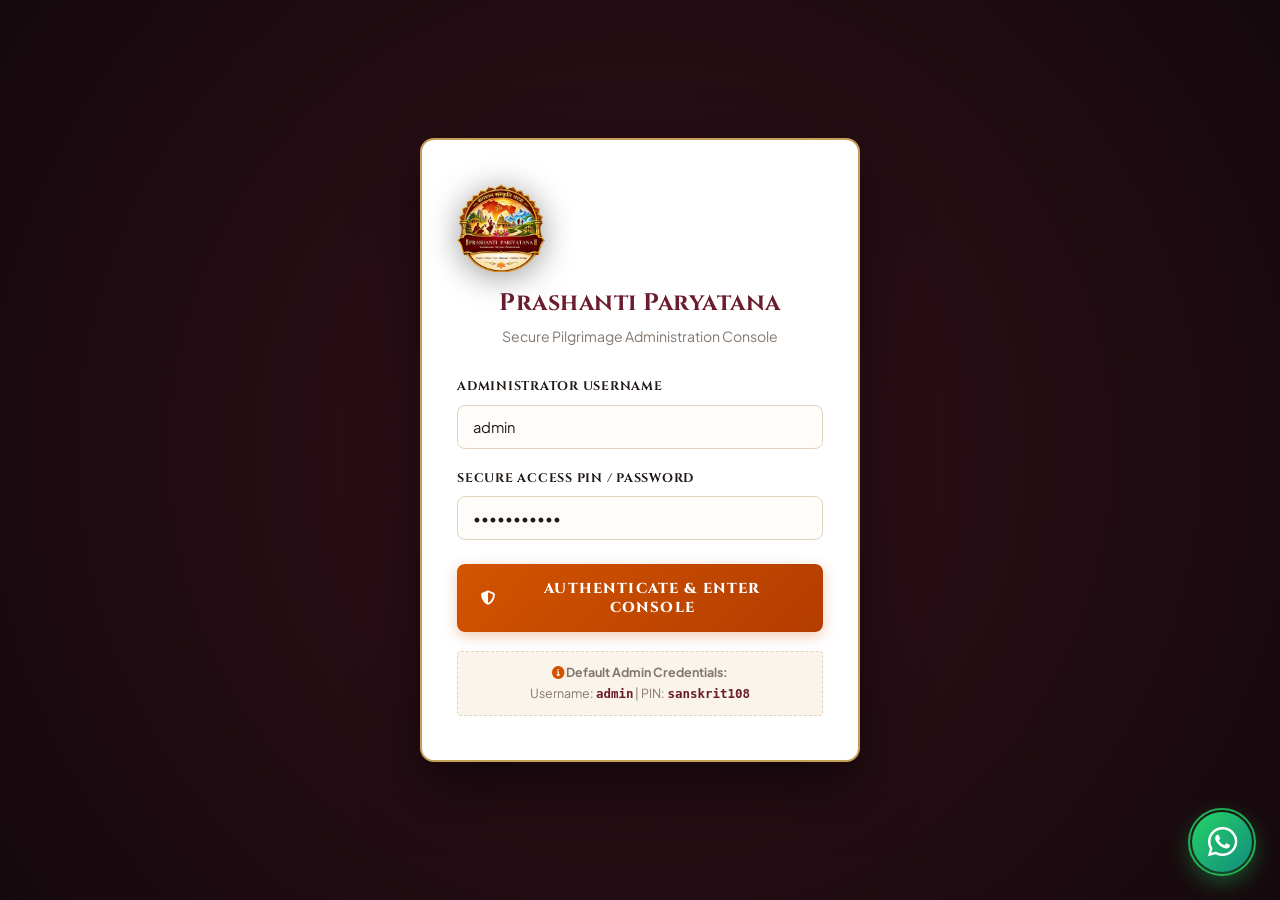
<file: admin.html>
<!DOCTYPE html>
<html lang="en">
<head>
  <link rel="icon" type="image/x-icon" href="favicon.ico" />
  <link rel="apple-touch-icon" href="assets/logo.png?v=3" />
  <meta charset="UTF-8" />
  <meta name="viewport" content="width=device-width, initial-scale=1.0" />
  <title>Admin Management Console | Prashanti Paryatana</title>
  <meta name="description" content="Protected administrative dashboard for managing packages, itineraries, customer travel enquiries, and classical artist registrations." />

  <link rel="preconnect" href="https://fonts.googleapis.com" />
  <link rel="preconnect" href="https://fonts.gstatic.com" crossorigin />
  <link rel="stylesheet" href="https://cdnjs.cloudflare.com/ajax/libs/font-awesome/6.5.1/css/all.min.css" />

  <link rel="stylesheet" href="css/style.css?v=6" />
  <link rel="stylesheet" href="css/components.css?v=2" />
  <link rel="stylesheet" href="css/admin.css" />
</head>
<body class="admin-body">

  <!-- ================= 1. AUTHENTICATION LOCK SCREEN ================= -->
  <div id="adminLockScreen" class="admin-lock-screen">
    <div class="admin-auth-card">
      <img src="assets/logo.png?v=3" alt="Prashanti Paryatana" style="width: 88px; height: 88px; object-fit: contain; filter: drop-shadow(0 4px 16px rgba(0,0,0,0.4)); margin-bottom: 1rem;" />
      <h2>Prashanti Paryatana</h2>
      <p>Secure Pilgrimage Administration Console</p>

      <form id="adminLoginForm">
        <div class="form-group" style="text-align: left;">
          <label class="form-label">Administrator Username</label>
          <input type="text" name="adminUsername" class="form-control" value="admin" required />
        </div>
        <div class="form-group" style="text-align: left; margin-bottom: 1.5rem;">
          <label class="form-label">Secure Access PIN / Password</label>
          <input type="password" name="adminPin" class="form-control" value="sanskrit108" required />
        </div>
        <button type="submit" class="form-submit-btn">
          <i class="fa-solid fa-shield-halved"></i> Authenticate & Enter Console
        </button>
      </form>

      <div class="admin-auth-credentials-hint">
        <i class="fa-solid fa-circle-info" style="color: var(--color-saffron);"></i>
        <strong>Default Admin Credentials:</strong><br />
        Username: <code style="font-weight:700; color:var(--color-maroon);">admin</code> | PIN: <code style="font-weight:700; color:var(--color-maroon);">sanskrit108</code>
      </div>
    </div>
  </div>

  <!-- ================= 2. PROTECTED ADMIN DASHBOARD ================= -->
  <div id="adminMainDashboard" style="display: none;">
    <!-- Top Admin Navbar -->
    <nav class="admin-navbar">
      <div class="admin-brand"><img src="assets/logo.png?v=3" alt="Logo" style="width: 38px; height: 38px; object-fit: contain; filter: drop-shadow(0 2px 6px rgba(0,0,0,0.3)); margin-right: 0.6rem;" /><span class="font-sanskrit-style" style="font-size: 1.1rem; color: #fff;">PRASHANTI PARYATANA • Admin Console</span></div>

      <div class="admin-nav-actions">
        <span class="admin-badge"><i class="fa-solid fa-user-shield"></i> Master Admin</span>
        <a href="index.html" target="_blank" class="btn-admin-view-site">
          <i class="fa-solid fa-arrow-up-right-from-square"></i> Live Website
        </a>
        <button type="button" class="btn-admin-logout" onclick="adminLogout()">
          <i class="fa-solid fa-right-from-bracket"></i> Sign Out
        </button>
      </div>
    </nav>

    <div class="admin-container">
      <!-- High-Level Metric Stat Cards -->
      <div class="stats-overview-grid">
        <div class="stat-card">
          <div class="stat-info">
            <span>Total Packages</span>
            <h3 id="statTotalPackages">0</h3>
          </div>
          <div class="stat-icon"><i class="fa-solid fa-suitcase-rolling"></i></div>
        </div>

        <div class="stat-card">
          <div class="stat-info">
            <span>Customer Enquiries</span>
            <h3 id="statActiveEnquiries">0</h3>
          </div>
          <div class="stat-icon" style="color: var(--color-maroon);"><i class="fa-solid fa-envelope-open-text"></i></div>
        </div>

        <div class="stat-card">
          <div class="stat-info">
            <span>Registered Artists</span>
            <h3 id="statArtistRegistrations">0</h3>
          </div>
          <div class="stat-icon" style="color: var(--color-forest);"><i class="fa-solid fa-guitar"></i></div>
        </div>

        <div class="stat-card">
          <div class="stat-info">
            <span>Cultural Events</span>
            <h3 id="statCulturalEvents">0</h3>
          </div>
          <div class="stat-icon" style="color: #9B59B6;"><i class="fa-solid fa-calendar-star"></i></div>
        </div>
      </div>

      <!-- Navigation Tabs -->
      <div class="admin-tabs-nav">
        <button type="button" class="admin-tab-btn active" data-tab="tabPackages">
          <i class="fa-solid fa-suitcase-rolling"></i> Pilgrimage Packages
        </button>
        <button type="button" class="admin-tab-btn" data-tab="tabEnquiries">
          <i class="fa-solid fa-envelope-open-text"></i> Travel Enquiries
        </button>
        <button type="button" class="admin-tab-btn" data-tab="tabCultural">
          <i class="fa-solid fa-drum"></i> Cultural Portal & Artists
        </button>
      </div>

      <!-- TAB 1: PACKAGES MANAGER -->
      <div id="tabPackages" class="admin-tab-panel active">
        <div class="admin-section-header">
          <div>
            <h2>Manage Pilgrimage Packages</h2>
            <p style="font-size: 0.85rem; color: var(--text-muted);">
              Add, update, or remove packages across Bus Tours, Train Tours, Flight Packages, Trekking, and Cultural categories.
            </p>
          </div>
          <div class="admin-actions-row">
            <button type="button" class="btn-plan-journey" onclick="openAddPackageModal()" style="font-size: 0.78rem; padding: 0.6rem 1.2rem;">
              <i class="fa-solid fa-plus"></i> Add New Package
            </button>
      <div class="mobile-drawer-contact" style="margin-top: 1.25rem; padding-top: 1.1rem; border-top: 1px solid var(--color-sandalwood-border); font-size: 0.85rem;">
        <div style="font-weight: 700; color: var(--color-maroon); margin-bottom: 0.4rem; font-family: var(--font-heading); font-size: 0.8rem; text-transform: uppercase; letter-spacing: 0.05em;">
          <i class="fa-solid fa-phone" style="color: var(--color-saffron); margin-right: 0.3rem;"></i> Direct Pilgrimage Lines
        </div>
        <div style="display: flex; flex-direction: column; gap: 0.35rem; margin-bottom: 0.75rem;">
          <a href="tel:+919482162213" style="color: var(--color-maroon); font-weight: 700; text-decoration: none;">+91 94821 62213</a>
          <a href="tel:+919980239643" style="color: var(--color-maroon); font-weight: 700; text-decoration: none;">+91 99802 39643</a>
        </div>
        <div style="font-weight: 700; color: var(--color-maroon); margin-bottom: 0.25rem; font-family: var(--font-heading); font-size: 0.8rem; text-transform: uppercase; letter-spacing: 0.05em;">
          <i class="fa-solid fa-envelope" style="color: var(--color-saffron); margin-right: 0.3rem;"></i> Email Assistance
        </div>
        <a href="mailto:prashantiparyatana26@gmail.com" style="color: var(--color-saffron); font-weight: 600; text-decoration: none; word-break: break-all;">prashantiparyatana26@gmail.com</a>
      </div>
          </div>
        </div>

        <div class="admin-table-card">
          <div class="admin-table-wrap">
            <table class="admin-table">
              <thead>
                <tr>
                  <th style="width: 70px;">Image</th>
                  <th>Package Name & Destination</th>
                  <th>Category</th>
                  <th>Duration</th>
                  <th>Travel Mode</th>
                  <th style="width: 120px;">Actions</th>
                </tr>
              </thead>
              <tbody id="adminPackagesTableBody">
                <!-- Rendered by js/admin.js -->
              </tbody>
            </table>
          </div>
        </div>
      </div>

      <!-- TAB 2: TRAVEL ENQUIRIES MANAGER -->
      <div id="tabEnquiries" class="admin-tab-panel">
        <div class="admin-section-header">
          <div>
            <h2>Customer Travel Enquiries</h2>
            <p style="font-size: 0.85rem; color: var(--text-muted);">
              Review incoming yatra requests, manage consultation statuses, and record counselor notes.
            </p>
          </div>
        </div>

        <div class="admin-table-card">
          <div class="admin-table-wrap">
            <table class="admin-table">
              <thead>
                <tr>
                  <th>Ref ID</th>
                  <th>Devotee Name & Contact</th>
                  <th>Selected Package</th>
                  <th>Departure Date</th>
                  <th>Status</th>
                  <th>Requirements</th>
                  <th>Actions</th>
                </tr>
              </thead>
              <tbody id="adminEnquiriesTableBody">
                <!-- Rendered by js/admin.js -->
              </tbody>
            </table>
          </div>
        </div>
      </div>

      <!-- TAB 3: CULTURAL EVENTS & ARTISTS -->
      <div id="tabCultural" class="admin-tab-panel">
        <!-- Part A: Cultural Events -->
        <div class="admin-section-header" style="margin-top: 1rem;">
          <div>
            <h2>Scheduled Cultural Performances</h2>
            <p style="font-size: 0.85rem; color: var(--text-muted);">Manage events displayed on the Cultural Travel Portal.</p>
          </div>
          <button type="button" class="btn-plan-journey" onclick="openAddEventModal()" style="font-size: 0.78rem; padding: 0.55rem 1rem;">
            <i class="fa-solid fa-plus"></i> Add Cultural Event
          </button>
        </div>

        <div class="admin-table-card" style="margin-bottom: 3rem;">
          <div class="admin-table-wrap">
            <table class="admin-table">
              <thead>
                <tr>
                  <th>Event Name</th>
                  <th>Genre</th>
                  <th>Artist / Troupe</th>
                  <th>Dates</th>
                  <th>Venue & City</th>
                  <th>Actions</th>
                </tr>
              </thead>
              <tbody id="adminEventsTableBody">
                <!-- Rendered by js/admin.js -->
              </tbody>
            </table>
          </div>
        </div>

        <!-- Part B: Artist Registrations -->
        <div class="admin-section-header">
          <div>
            <h2>Classical Artist Participation Registrations</h2>
            <p style="font-size: 0.85rem; color: var(--text-muted);">
              Review registered classical dancers, vocalists, and instrumentalists for temple programs.
            </p>
          </div>
        </div>

        <div class="admin-table-card">
          <div class="admin-table-wrap">
            <table class="admin-table">
              <thead>
                <tr>
                  <th>Reg ID</th>
                  <th>Artist Name & City</th>
                  <th>Art Form & Experience</th>
                  <th>Preferred Circuits</th>
                  <th>Portfolio</th>
                  <th>Status</th>
                  <th>Verify</th>
                </tr>
              </thead>
              <tbody id="adminArtistsTableBody">
                <!-- Rendered by js/admin.js -->
              </tbody>
            </table>
          </div>
        </div>
      </div>

    </div>
  </div>

  <!-- ================= ADD / EDIT PACKAGE MODAL ================= -->
  <div id="packageEditorModal" class="modal-backdrop">
    <div class="modal-dialog" style="max-width: 880px;">
      <div class="modal-header">
        <h3 id="packageModalTitle"><i class="fa-solid fa-suitcase-rolling"></i> Add Pilgrimage Package</h3>
        <button type="button" class="modal-close-btn" onclick="closePackageModal()">&times;</button>
      </div>
      <div class="modal-body">
        <form id="packageEditorForm">
          <div class="form-grid-2">
            <div class="form-group">
              <label class="form-label">Package Identifier (Slug / ID) <span class="req">*</span></label>
              <input type="text" name="pkgId" class="form-control" placeholder="e.g. bus-kashi-ayodhya" required />
            </div>
            <div class="form-group">
              <label class="form-label">Travel Category <span class="req">*</span></label>
              <select name="pkgCategory" class="form-control" required>
                <option value="bus">1. Bus Tours</option>
                <option value="train">2. Train Tours</option>
                <option value="flight">3. Flight Packages</option>
                <option value="trekking">4. Trekking Expeditions</option>
                <option value="cultural">5. Cultural Travel</option>
                <option value="bike">6. Bike Rides</option>
              </select>
            </div>
          </div>

          <div class="form-grid-2">
            <div class="form-group">
              <label class="form-label">Package Title <span class="req">*</span></label>
              <input type="text" name="pkgName" class="form-control" placeholder="e.g. Divya Kashi & Ayodhya Yatra" required />
            </div>
            <div class="form-group">
              <label class="form-label">Destination Region <span class="req">*</span></label>
              <input type="text" name="pkgDestination" class="form-control" placeholder="e.g. Uttar Pradesh (Varanasi, Ayodhya)" required />
            </div>
          </div>

          <div class="form-grid-2">
            <div class="form-group">
              <label class="form-label">Duration <span class="req">*</span></label>
              <input type="text" name="pkgDuration" class="form-control" placeholder="e.g. 7 Days / 6 Nights" required />
            </div>
            <div class="form-group">
              <label class="form-label">Starting Location Hub</label>
              <input type="text" name="pkgStartingLocation" class="form-control" placeholder="e.g. New Delhi, Bengaluru, Chennai" />
            </div>
          </div>

          <div class="form-grid-2">
            <div class="form-group">
              <label class="form-label">Transportation Mode <span class="req">*</span></label>
              <input type="text" name="pkgTravelMode" class="form-control" placeholder="e.g. Vande Bharat Express & Private AC Transfers" required />
            </div>
            <div class="form-group">
              <label class="form-label">Cover Photograph URL <span class="req">*</span></label>
              <input type="text" name="pkgImage" class="form-control" placeholder="assets/temples/kashi.jpg or image URL" required />
            </div>
          </div>

          <div class="form-group">
            <label class="form-label">Short Description (for Listing Card) <span class="req">*</span></label>
            <textarea name="pkgShortDesc" class="form-control" style="min-height: 70px;" placeholder="Brief synopsis displayed on category cards..." required></textarea>
          </div>

          <div class="form-group">
            <label class="form-label">Detailed Sacred Overview <span class="req">*</span></label>
            <textarea name="pkgOverview" class="form-control" placeholder="Complete description of the pilgrimage..." required></textarea>
          </div>

          <div class="form-group">
            <label class="form-label">Historical and Spiritual Background (Sthala Purana) <span class="req">*</span></label>
            <textarea name="pkgHistory" class="form-control" placeholder="In-depth historical, Vedic, and philosophical background..." required></textarea>
          </div>

          <!-- Dynamic Day-wise Itinerary Editor -->
          <div style="border-top: 1px solid var(--color-sandalwood-border); padding-top: 1.5rem; margin-top: 1.5rem;">
            <div style="display: flex; justify-content: space-between; align-items: center; margin-bottom: 1rem;">
              <h4 style="color: var(--color-maroon); font-size: 1.1rem;">
                <i class="fa-regular fa-calendar-days"></i> Day-Wise Itinerary Builder
              </h4>
              <button type="button" class="btn-add-day" onclick="addItineraryDayRow()">
                <i class="fa-solid fa-plus"></i> Add Another Day
              </button>
            </div>
            <div id="itineraryEditorList">
              <!-- Dynamically populated by JS -->
            </div>
          </div>

          <div class="form-grid-2">
            <div class="form-group">
              <label class="form-label">Specific Temple Visits (one per line)</label>
              <textarea name="pkgTemples" class="form-control" placeholder="Kashi Vishwanath Jyotirlinga&#10;Annapurna Temple&#10;Ram Janmabhoomi"></textarea>
            </div>
            <div class="form-group">
              <label class="form-label">Educational & Spiritual Activities (one per line)</label>
              <textarea name="pkgEducation" class="form-control" placeholder="Sunrise boat study of 84 ghats&#10;Vedic chanting workshop&#10;Discourse on Tulsidas"></textarea>
            </div>
          </div>

          <div class="form-grid-2">
            <div class="form-group">
              <label class="form-label">Inclusions (one per line)</label>
              <textarea name="pkgInclusions" class="form-control" placeholder="All AC train tickets&#10;6 nights verified accommodation&#10;All sattvic meals"></textarea>
            </div>
            <div class="form-group">
              <label class="form-label">Exclusions (one per line)</label>
              <textarea name="pkgExclusions" class="form-control" placeholder="Personal seva charges&#10;Room service"></textarea>
            </div>
          </div>

          <div class="form-grid-2">
            <div class="form-group">
              <label class="form-label">Transport Details</label>
              <input type="text" name="pkgTransport" class="form-control" value="Air-conditioned luxury vehicles and reserved express rail." />
            </div>
            <div class="form-group">
              <label class="form-label">Accommodation Details</label>
              <input type="text" name="pkgAccommodation" class="form-control" value="Clean, peaceful 3-star heritage hotels and ashram guest suites." />
            </div>
          </div>

          <div class="form-grid-2">
            <div class="form-group">
              <label class="form-label">Meals & Prasadam</label>
              <input type="text" name="pkgMeals" class="form-control" value="Pure sattvic vegetarian breakfast, lunch, and dinner. No onion/garlic." />
            </div>
            <div class="form-group">
              <label class="form-label">Safety & Dress Code</label>
              <input type="text" name="pkgSafety" class="form-control" value="Traditional dress code required for sanctum entry. Paced for senior citizens." />
            </div>
          </div>

          <button type="submit" class="form-submit-btn" style="margin-top: 1.5rem;">
            <i class="fa-solid fa-floppy-disk"></i> Save Pilgrimage Package
          </button>
        </form>
      </div>
    </div>
  </div>

  <!-- ================= VIEW / UPDATE ENQUIRY MODAL ================= -->
  <div id="enquiryViewModal" class="modal-backdrop">
    <div class="modal-dialog">
      <div class="modal-header">
        <h3><i class="fa-solid fa-envelope-open-text"></i> Pilgrimage Enquiry Details</h3>
        <button type="button" class="modal-close-btn" onclick="document.getElementById('enquiryViewModal').classList.remove('open')">&times;</button>
      </div>
      <div id="enquiryViewModalBody" class="modal-body">
        <!-- Rendered by js/admin.js -->
      </div>
    </div>
  </div>

  <!-- ================= ADD CULTURAL EVENT MODAL ================= -->
  <div id="addEventModal" class="modal-backdrop">
    <div class="modal-dialog">
      <div class="modal-header">
        <h3><i class="fa-solid fa-drum"></i> Add Cultural Performance Event</h3>
        <button type="button" class="modal-close-btn" onclick="closeAddEventModal()">&times;</button>
      </div>
      <div class="modal-body">
        <form id="addEventForm">
          <div class="form-group">
            <label class="form-label">Event Name <span class="req">*</span></label>
            <input type="text" name="eventName" class="form-control" placeholder="e.g. Swathi Sangeetha Utsavam" required />
          </div>
          <div class="form-grid-2">
            <div class="form-group">
              <label class="form-label">Art Genre <span class="req">*</span></label>
              <input type="text" name="eventGenre" class="form-control" placeholder="Carnatic Music, Bharatanatyam, etc." required />
            </div>
            <div class="form-group">
              <label class="form-label">Featured Artist / Guru <span class="req">*</span></label>
              <input type="text" name="eventArtist" class="form-control" placeholder="Maestros & Troupe" required />
            </div>
          </div>
          <div class="form-grid-2">
            <div class="form-group">
              <label class="form-label">Festival Dates <span class="req">*</span></label>
              <input type="text" name="eventDate" class="form-control" placeholder="e.g. Jan 10 – Jan 16, 2027" required />
            </div>
            <div class="form-group">
              <label class="form-label">Venue & City <span class="req">*</span></label>
              <input type="text" name="eventVenue" class="form-control" placeholder="Venue Name" required />
            </div>
          </div>
          <div class="form-grid-2">
            <div class="form-group">
              <label class="form-label">City, State</label>
              <input type="text" name="eventCity" class="form-control" placeholder="e.g. Chennai, Tamil Nadu" required />
            </div>
            <div class="form-group">
              <label class="form-label">Linked Travel Package ID</label>
              <input type="text" name="eventPackageId" class="form-control" value="cultural-margazhi-chennai" />
            </div>
          </div>
          <div class="form-group">
            <label class="form-label">Event Description</label>
            <textarea name="eventDesc" class="form-control" placeholder="Performance synopsis, festival importance..."></textarea>
          </div>
          <div class="form-group">
            <label class="form-label">Event Image URL</label>
            <input type="text" name="eventImage" class="form-control" placeholder="assets/cultural/ayodhya-dance.jpg or image URL" />
          </div>
          <button type="submit" class="form-submit-btn">
            <i class="fa-solid fa-plus"></i> Publish Cultural Event
          </button>
        </form>
      </div>
    </div>
  </div>

  <script src="js/data.js"></script>
  <script src="js/app.js"></script>
  <script src="js/admin.js"></script>
</body>
</html>
</file>
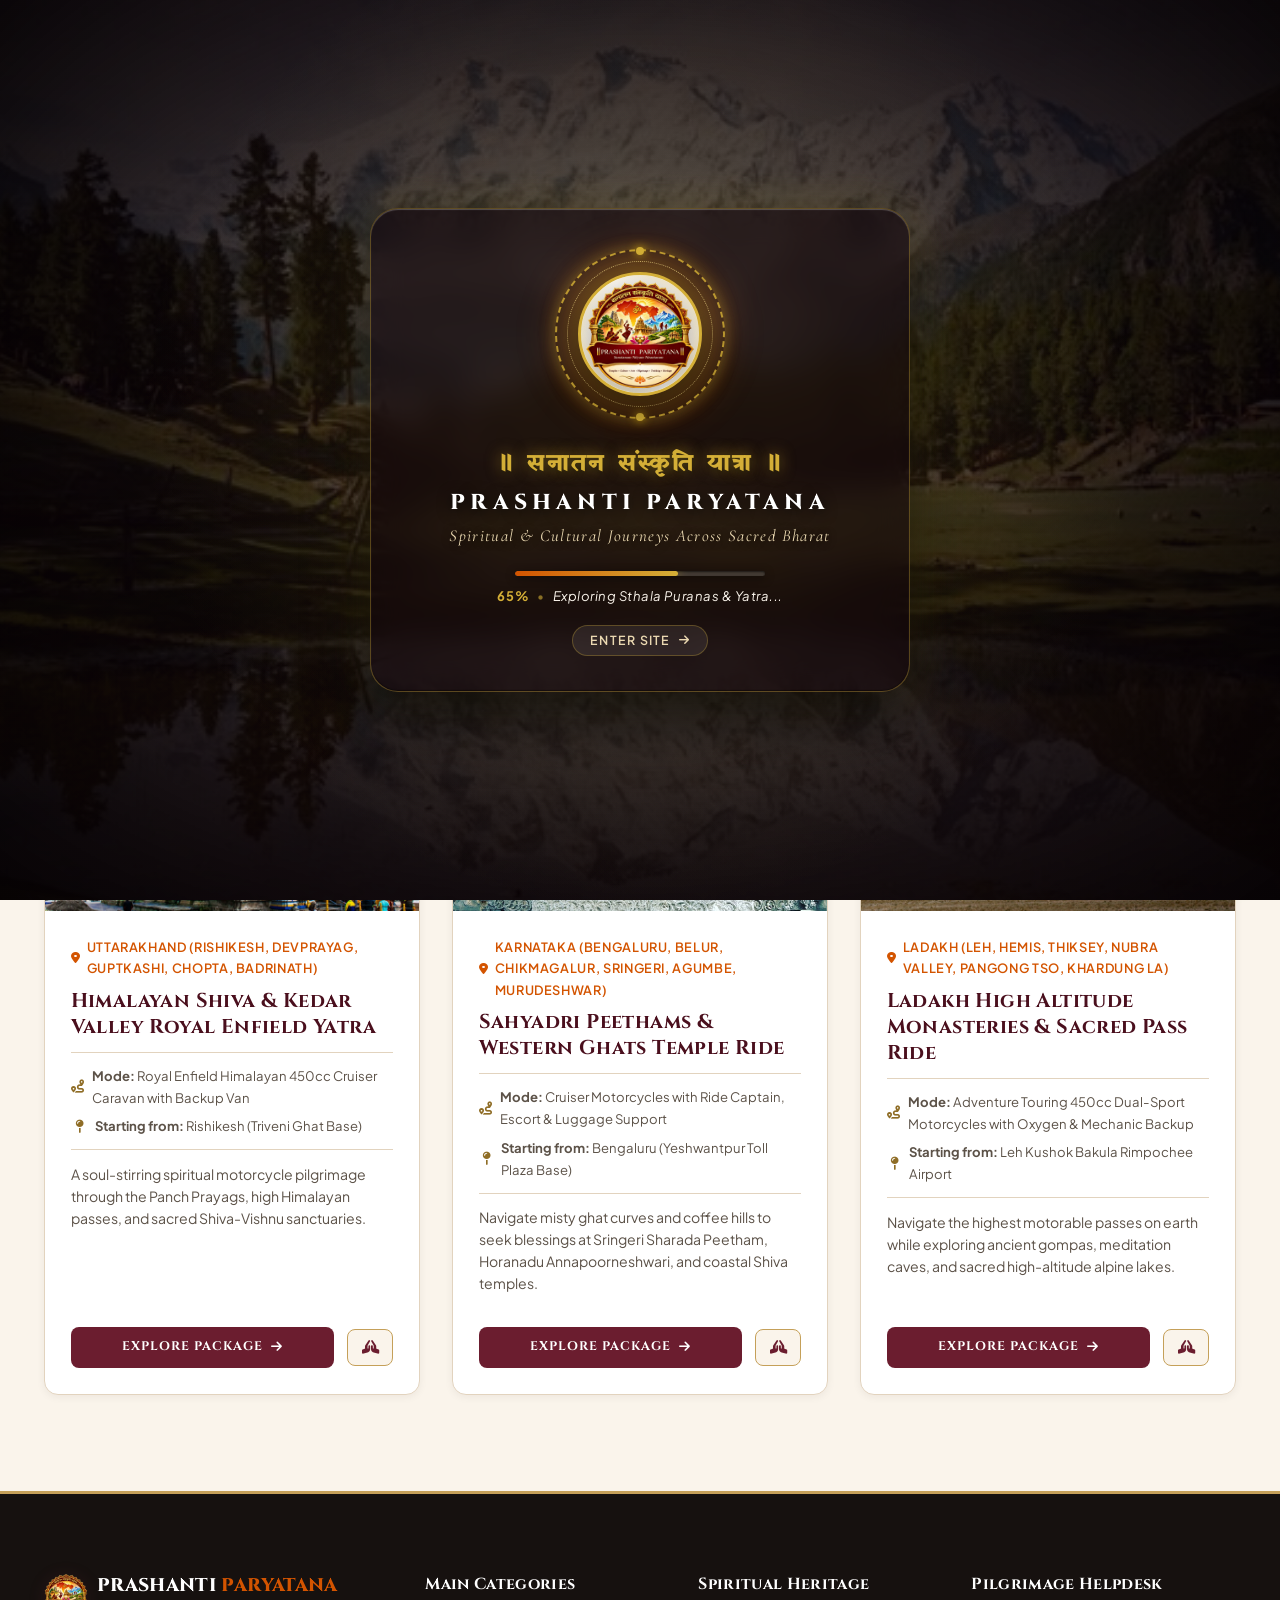
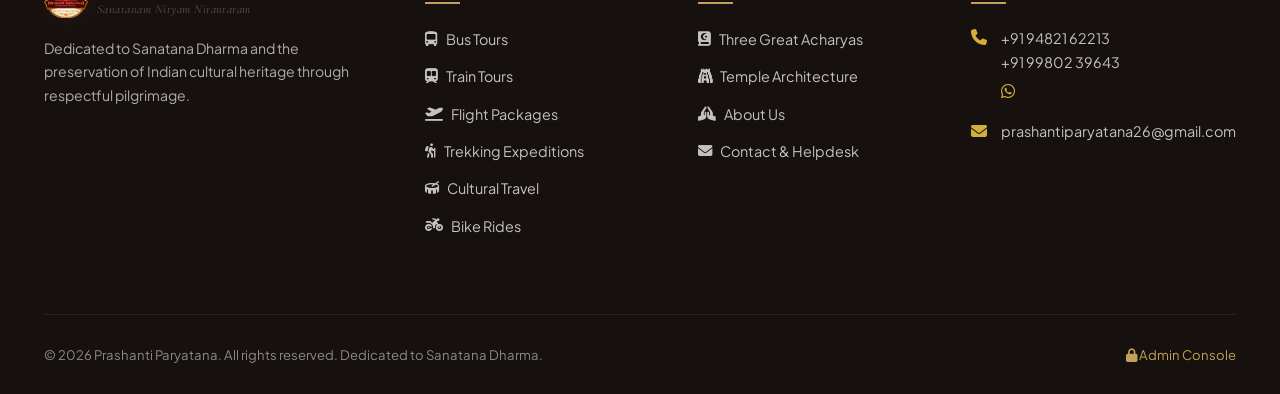
<file: bike-rides.html>
<!DOCTYPE html>
<html lang="en">
<head>
  <link rel="icon" type="image/x-icon" href="favicon.ico" />
  <link rel="apple-touch-icon" href="assets/logo.png?v=3" />
  <meta charset="UTF-8" />
  <meta name="viewport" content="width=device-width, initial-scale=1.0" />
  <title>Bike Rides & Motorcycle Expeditions | Prashanti Paryatana</title>
  <meta name="description" content="Explore sacred motorcycle expeditions and guided bike rides across high Himalayan passes, Western Ghats hairpins, and holy river confluences with full mechanic backup." />

  <link rel="preconnect" href="https://fonts.googleapis.com" />
  <link rel="preconnect" href="https://fonts.gstatic.com" crossorigin />
  <link rel="stylesheet" href="https://cdnjs.cloudflare.com/ajax/libs/font-awesome/6.5.1/css/all.min.css" />

  <link rel="stylesheet" href="css/style.css?v=6" />
  <link rel="stylesheet" href="css/components.css?v=2" />
</head>
<body data-page="bike" data-page-category="bike">

      <!-- ================= WEBSITE LOADING PRELOADER (CINEMATIC BACKGROUND & MOVING LOGO) ================= -->
  <div id="sitePreloader" class="site-preloader" aria-label="Loading Prashanti Paryatana">
    <!-- Cinematic Background Image Crossfade Carousel -->
    <div class="preloader-bg-slideshow">
      <div class="preloader-bg-slide active" style="background-image: url('assets/loader/bg-1.jpg');"></div>
      <div class="preloader-bg-slide" style="background-image: url('assets/loader/bg-2.jpg');"></div>
      <div class="preloader-bg-slide" style="background-image: url('assets/loader/bg-3.jpg');"></div>
      <div class="preloader-bg-slide" style="background-image: url('assets/loader/bg-4.jpg');"></div>
      <div class="preloader-bg-slide" style="background-image: url('assets/loader/bg-5.jpg');"></div>
      <div class="preloader-overlay"></div>
    </div>

    <!-- Center Floating Animated Logo Badge & Content -->
    <div class="preloader-content">
      <div class="preloader-badge">
        <div class="preloader-aura-glow"></div>
        <div class="preloader-mandala-outer"></div>
        <div class="preloader-mandala-inner"></div>
        <div class="preloader-logo-wrap">
          <img src="assets/logo.png?v=3" alt="Prashanti Paryatana" class="preloader-logo" />
        </div>
      </div>

      <div class="preloader-text-group">
        <div class="preloader-sanskrit font-sanskrit-style">॥ सनातन संस्कृति यात्रा ॥</div>
        <h1 class="preloader-title">PRASHANTI PARYATANA</h1>
        <p class="preloader-tagline">Spiritual & Cultural Journeys Across Sacred Bharat</p>
      </div>

      <!-- Modern Progress Line & Counter -->
      <div class="preloader-status">
        <div class="preloader-progress-bar">
          <div id="preloaderProgressFill" class="preloader-progress-fill"></div>
        </div>
        <div class="preloader-status-text">
          <span id="preloaderPercent">0%</span>
          <span class="preloader-dot">•</span>
          <span id="preloaderPhase">Awakening Sacred Heritage...</span>
        </div>
      </div>

      <button type="button" class="preloader-skip-btn" id="preloaderSkipBtn" title="Enter Website">
        Enter Site <i class="fa-solid fa-arrow-right"></i>
      </button>
    </div>
  </div>
  </div>

<!-- Top Bar -->
  <div class="top-bar">
    <div class="container top-bar-inner">
      <div class="top-bar-left">
        <div class="top-bar-item">
          <i class="fa-solid fa-om"></i>
          <span class="font-sanskrit-style">॥ सनातन संस्कृति यात्रा ॥</span>
        </div>
        <div class="top-bar-item">
          <i class="fa-solid fa-phone"></i>
          <a href="tel:+919482162213" style="color: inherit; text-decoration: none; font-weight: 600;">+91 94821 62213</a>
          <span style="opacity: 0.5; margin: 0 4px;">/</span>
          <a href="tel:+919980239643" style="color: inherit; text-decoration: none; font-weight: 600;">+91 99802 39643</a>
        </div>
        <div class="top-bar-item">
          <i class="fa-solid fa-envelope"></i>
          <a href="mailto:prashantiparyatana26@gmail.com" style="color: inherit; text-decoration: none;">prashantiparyatana26@gmail.com</a>
        </div>
      </div>
      <div class="top-bar-right">
        <div class="top-bar-links">
          <a href="about.html">About</a>
          <a href="heritage.html">Our Heritage</a>
          <a href="acharyas.html">Acharyas</a>
          <a href="contact.html">Contact</a>
        </div>
        <a href="admin.html" class="admin-portal-link">
          <i class="fa-solid fa-lock"></i> Admin Portal
        </a>
      </div>
    </div>
  </div>

  <!-- Header -->
  <header class="site-header">
    <div class="container site-header-inner">
            <a href="index.html" class="brand-identity">
        <img src="assets/logo.png?v=3" alt="Prashanti Paryatana Logo" class="brand-logo-img" />
        <div class="brand-text-wrap">
          <span class="brand-name font-sanskrit-style">PRASHANTI <span>PARYATANA</span></span>
          <span class="brand-tagline">Tours and Travels</span>
        </div>
      </a>

      <!-- 5 Prominent Categories -->
      <nav class="categories-nav">
        <a href="bus-tours.html" class="category-link">
          <i class="fa-solid fa-bus-simple"></i>
          <span>Bus Tours</span>
        </a>
        <a href="train-tours.html" class="category-link">
          <i class="fa-solid fa-train-subway"></i>
          <span>Train Tours</span>
        </a>
        <a href="flight-packages.html" class="category-link">
          <i class="fa-solid fa-plane-departure"></i>
          <span>Flight Packages</span>
        </a>
        <a href="trekking-expeditions.html" class="category-link">
          <i class="fa-solid fa-person-hiking"></i>
          <span>Trekking Expeditions</span>
        </a>
        <a href="cultural.html" class="category-link">
          <i class="fa-solid fa-drum"></i>
          <span>Cultural Travel</span>
        </a>
        <a href="bike-rides.html" class="category-link active">
          <i class="fa-solid fa-motorcycle"></i>
          <span>Bike Rides</span>
        </a>
      </nav>

      <div class="nav-actions">
        <button type="button" class="btn-plan-journey" onclick="openEnquiryModal('', 'Bike Ride Enquiry', 'bike')">
          <i class="fa-solid fa-hands-praying"></i>
          <span>Plan Your Journey</span>
        </button>
        <button type="button" class="mobile-nav-toggle" aria-label="Toggle navigation">
          <i class="fa-solid fa-bars-staggered"></i>
        </button>
      </div>
    </div>
  </header>

  <!-- Category Hero -->
  <section class="category-hero" style="background: linear-gradient(135deg, #2A1708 0%, #170E0A 100%);">
    <div class="container category-hero-content">
      <span class="section-eyebrow" style="color: var(--color-gold-bright);">Travel Category 06</span>
      <h1>Spiritual Bike Rides & Motorcycle Expeditions</h1>
      <p>
        Experience the open road and sacred mountain passes on two wheels. Guided pilgrimage motorcycle rides designed for enthusiastic riders seeking sacred ghats, Himalayan river confluences, and ancient temple highways with dedicated pilot marshals, luggage vans, and mechanical backup.
      </p>
    </div>
  </section>

  <!-- Filter & Search Bar -->
  <div class="container filter-bar-wrap">
    <div class="filter-bar">
      <div class="filter-group">
        <span class="filter-label">Filter:</span>
        <button type="button" class="filter-pill active" data-category="bike">All Bike Rides</button>
        <a href="packages.html" class="filter-pill">View All Categories</a>
      </div>

      <div class="search-input-wrap">
        <i class="fa-solid fa-magnifying-glass"></i>
        <input type="text" id="packageSearchInput" class="search-input" placeholder="Search by destination, temple, or city..." />
      </div>
    </div>
  </div>

  <!-- Package Listing Grid -->
  <main class="container" style="padding-bottom: 6rem;">
    <div id="packagesGridContainer" class="packages-grid">
      <!-- Populated dynamically by js/packages.js -->
    </div>
  </main>

  <!-- Footer -->
  <footer class="site-footer">
    <div class="container">
      <div class="footer-top-grid">
        <div class="footer-col footer-brand-col">
                    <div class="brand-identity" style="margin-bottom: 1rem;">
            <img src="assets/logo.png?v=3" alt="Prashanti Paryatana Logo" class="brand-logo-img" style="width: 44px; height: 44px;" />
            <div class="brand-text-wrap">
              <span class="brand-name font-sanskrit-style" style="font-size: 1.15rem; color:#fff;">PRASHANTI <span>PARYATANA</span></span>
              <span class="brand-tagline">Sanatanam Nityam Nirantaram</span>
            </div>
          </div>
          <p>Dedicated to Sanatana Dharma and the preservation of Indian cultural heritage through respectful pilgrimage.</p>
        </div>
        <div class="footer-col">
          <h4>Main Categories</h4>
          <ul class="footer-links-list">
            <li><a href="bus-tours.html"><i class="fa-solid fa-bus-simple"></i> Bus Tours</a></li>
            <li><a href="train-tours.html"><i class="fa-solid fa-train-subway"></i> Train Tours</a></li>
            <li><a href="flight-packages.html"><i class="fa-solid fa-plane-departure"></i> Flight Packages</a></li>
            <li><a href="trekking-expeditions.html"><i class="fa-solid fa-person-hiking"></i> Trekking Expeditions</a></li>
            <li><a href="cultural.html"><i class="fa-solid fa-drum"></i> Cultural Travel</a></li>
            <li><a href="bike-rides.html"><i class="fa-solid fa-motorcycle"></i> Bike Rides</a></li>
          </ul>
        </div>
        <div class="footer-col">
          <h4>Spiritual Heritage</h4>
          <ul class="footer-links-list">
            <li><a href="acharyas.html"><i class="fa-solid fa-book-quran"></i> Three Great Acharyas</a></li>
            <li><a href="heritage.html"><i class="fa-solid fa-gopuram"></i> Temple Architecture</a></li>
            <li><a href="about.html"><i class="fa-solid fa-hands-praying"></i> About Us</a></li>
            <li><a href="contact.html"><i class="fa-solid fa-envelope"></i> Contact & Helpdesk</a></li>
          </ul>
        </div>
        <div class="footer-col">
          <h4>Pilgrimage Helpdesk</h4>
          <div class="footer-contact-item">
            <i class="fa-solid fa-phone"></i>
            <div>
              <a href="tel:+919482162213" style="color: inherit; text-decoration: none;">+91 94821 62213</a><br />
              <a href="tel:+919980239643" style="color: inherit; text-decoration: none;">+91 99802 39643</a><br />
              <a href="https://wa.me/919980239643?text=Namaskaram!%20I%20would%20like%20to%20enquire%20about%20a%20yatra." target="_blank" rel="noopener noreferrer" style="color: #25D366; text-decoration: none; font-size: 1.35rem; display: inline-flex; align-items: center; margin-top: 0.35rem; transition: transform 0.2s ease;" title="Chat on WhatsApp" aria-label="Chat on WhatsApp">
                <i class="fa-brands fa-whatsapp"></i>
              </a>
            </div>
          </div>
          <div class="footer-contact-item">
            <i class="fa-solid fa-envelope"></i>
            <div>
              <a href="mailto:prashantiparyatana26@gmail.com" style="color: inherit; text-decoration: none;">prashantiparyatana26@gmail.com</a>
            </div>
          </div>
        </div>
      </div>
      <div class="footer-bottom">
        <div class="footer-bottom-inner">
          <p>© 2026 Prashanti Paryatana. All rights reserved. Dedicated to Sanatana Dharma.</p>
          <a href="admin.html" style="color: var(--color-gold);"><i class="fa-solid fa-lock"></i> Admin Console</a>
        </div>
      </div>
    </div>
  </footer>

  <!-- Global Enquiry Modal & Mobile Drawer -->
  <div id="enquiryModal" class="modal-backdrop">
    <div class="modal-dialog">
      <div class="modal-header">
        <h3><i class="fa-solid fa-hands-praying" style="color: var(--color-gold-bright); margin-right: 0.5rem;"></i> Plan Your Sacred Journey</h3>
        <button type="button" class="modal-close-btn" aria-label="Close modal">&times;</button>
      </div>
      <div class="modal-body">
        <!-- Direct Quick Contact Pill -->
        <div class="modal-quick-contact" style="display: flex; align-items: center; justify-content: space-between; flex-wrap: wrap; gap: 0.5rem; background: var(--color-sandalwood-light); border: 1px solid var(--color-gold); border-radius: var(--radius-sm); padding: 0.6rem 0.9rem; margin-bottom: 1.2rem; font-size: 0.82rem;">
          <div style="display: flex; align-items: center; gap: 0.4rem;">
            <i class="fa-solid fa-phone" style="color: var(--color-saffron);"></i>
            <span style="font-weight: 600; color: var(--color-maroon);">Call:</span>
            <a href="tel:+919482162213" style="color: var(--color-maroon); font-weight: 700; text-decoration: none;">+91 94821 62213</a>
            <span style="opacity: 0.5;">/</span>
            <a href="tel:+919980239643" style="color: var(--color-maroon); font-weight: 700; text-decoration: none;">+91 99802 39643</a>
          </div>
          <div style="display: flex; align-items: center; gap: 0.6rem;">
            <a href="https://wa.me/919980239643?text=Namaskaram!%20I%20have%20an%20enquiry%20regarding%20pilgrimage." target="_blank" rel="noopener noreferrer" style="color: #25D366; text-decoration: none; display: inline-flex; align-items: center; font-size: 1.25rem; transition: transform 0.2s ease;" title="Chat on WhatsApp" aria-label="Chat on WhatsApp">
              <i class="fa-brands fa-whatsapp"></i>
            </a>
            <span style="opacity: 0.4;">|</span>
            <a href="mailto:prashantiparyatana26@gmail.com" style="color: var(--color-maroon); font-weight: 600; text-decoration: none;">prashantiparyatana26@gmail.com</a>
          </div>
        </div>
        <div id="enquiryFormContainer">
          <form id="enquiryForm">
            <div class="form-grid-2">
              <div class="form-group">
                <label class="form-label">Full Name <span class="req">*</span></label>
                <input type="text" name="fullName" class="form-control" required />
              </div>
              <div class="form-group">
                <label class="form-label">Email Address <span class="req">*</span></label>
                <input type="email" name="email" class="form-control" required />
              </div>
            </div>
            <div class="form-grid-2">
              <div class="form-group">
                <label class="form-label">Mobile Number <span class="req">*</span></label>
                <input type="tel" name="phone" class="form-control" required />
              </div>
              <div class="form-group">
                <label class="form-label">Starting Location</label>
                <input type="text" name="startingLocation" class="form-control" />
              </div>
            </div>
            <div class="form-grid-2">
              <div class="form-group">
                <label class="form-label">Category</label>
                <select name="category" id="enqCategorySelect" class="form-control">
                  <option value="bus">Bus Tours</option>
                  <option value="train">Train Tours</option>
                  <option value="flight">Flight Packages</option>
                  <option value="trekking">Trekking Expeditions</option>
                  <option value="cultural">Cultural Travel</option>
                  <option value="bike" selected>Bike Rides</option>
                </select>
              </div>
              <div class="form-group">
                <label class="form-label">Preferred Package</label>
                <select name="preferredPackage" id="enqPackageSelect" class="form-control"></select>
              </div>
            </div>
            <div class="form-grid-2">
              <div class="form-group">
                <label class="form-label">Approximate Departure <span class="req">*</span></label>
                <input type="date" name="departureDate" class="form-control" required />
              </div>
              <div class="form-group">
                <label class="form-label">Number of Travellers <span class="req">*</span></label>
                <input type="number" name="travellers" min="1" max="40" class="form-control" value="2" required />
              </div>
            </div>
            <div class="form-group">
              <label class="form-label">Special Requirements</label>
              <textarea name="requirements" class="form-control" placeholder="Senior citizens, dietary preferences (strictly sattvic, no onion/garlic)..."></textarea>
            </div>
            <button type="submit" class="form-submit-btn">
              <i class="fa-solid fa-paper-plane"></i> Submit Travel Enquiry
            </button>
          </form>
        </div>
        <div id="enquiryConfirmationContainer" class="enquiry-confirmation" style="display: none;">
          <div class="confirmation-badge-icon"><i class="fa-solid fa-check"></i></div>
          <h3 style="color: var(--color-maroon);">Enquiry Registered!</h3>
          <p style="color: var(--text-secondary); margin-bottom: 1rem;">Our pilgrimage counselor will review your request.</p>
          <div class="reference-display-box">
            <span style="font-size: 0.75rem; text-transform: uppercase; color: var(--text-muted); font-weight: 700;">Reference ID</span>
            <div id="confirmationRefCode" class="reference-code">PP-2026-YTR-0000</div>
          </div>
          <div id="confirmationSummary" style="font-size: 0.85rem; text-align: left; background: #fff; padding: 1rem; border-radius: var(--radius-sm); border: 1px solid var(--color-sandalwood-border); margin-bottom: 1.5rem;"></div>
          <div style="display: flex; gap: 0.8rem; justify-content: center;">
            <a id="btnWhatsappShare" href="#" target="_blank" class="btn-explore" style="background: #25D366; color: #fff; width: auto; font-size: 0.8rem;">
              <i class="fa-brands fa-whatsapp"></i> Chat on WhatsApp
            </a>
            <button type="button" class="btn-quick-enquire" onclick="closeEnquiryModal()">Close</button>
          </div>
        </div>
      </div>
    </div>
  </div>

  <!-- Mobile Drawer -->
  <div class="mobile-drawer">
    <div class="mobile-drawer-content">
      <div class="mobile-drawer-header">
        <span class="brand-name" style="font-size: 1.1rem;">Prashanti <span>Paryatana</span></span>
        <button type="button" class="mobile-drawer-close" style="background:none; border:none; font-size: 1.4rem;">&times;</button>
      </div>
      <div class="mobile-drawer-links">
        <a href="bus-tours.html" class="mobile-nav-item"><i class="fa-solid fa-bus-simple"></i> Bus Tours</a>
        <a href="train-tours.html" class="mobile-nav-item"><i class="fa-solid fa-train-subway"></i> Train Tours</a>
        <a href="flight-packages.html" class="mobile-nav-item"><i class="fa-solid fa-plane-departure"></i> Flight Packages</a>
        <a href="trekking-expeditions.html" class="mobile-nav-item"><i class="fa-solid fa-person-hiking"></i> Trekking Expeditions</a>
        <a href="cultural.html" class="mobile-nav-item"><i class="fa-solid fa-drum"></i> Cultural Travel</a>
        <a href="bike-rides.html" class="mobile-nav-item active"><i class="fa-solid fa-motorcycle"></i> Bike Rides</a>
        <a href="index.html" class="mobile-nav-item"><i class="fa-solid fa-house"></i> Home</a>
        <a href="acharyas.html" class="mobile-nav-item"><i class="fa-solid fa-book-quran"></i> Three Acharyas</a>
      </div>
    </div>
  </div>

  <script src="js/data.js"></script>
  <script src="js/app.js"></script>
  <script src="js/packages.js"></script>
</body>
</html>
</file>
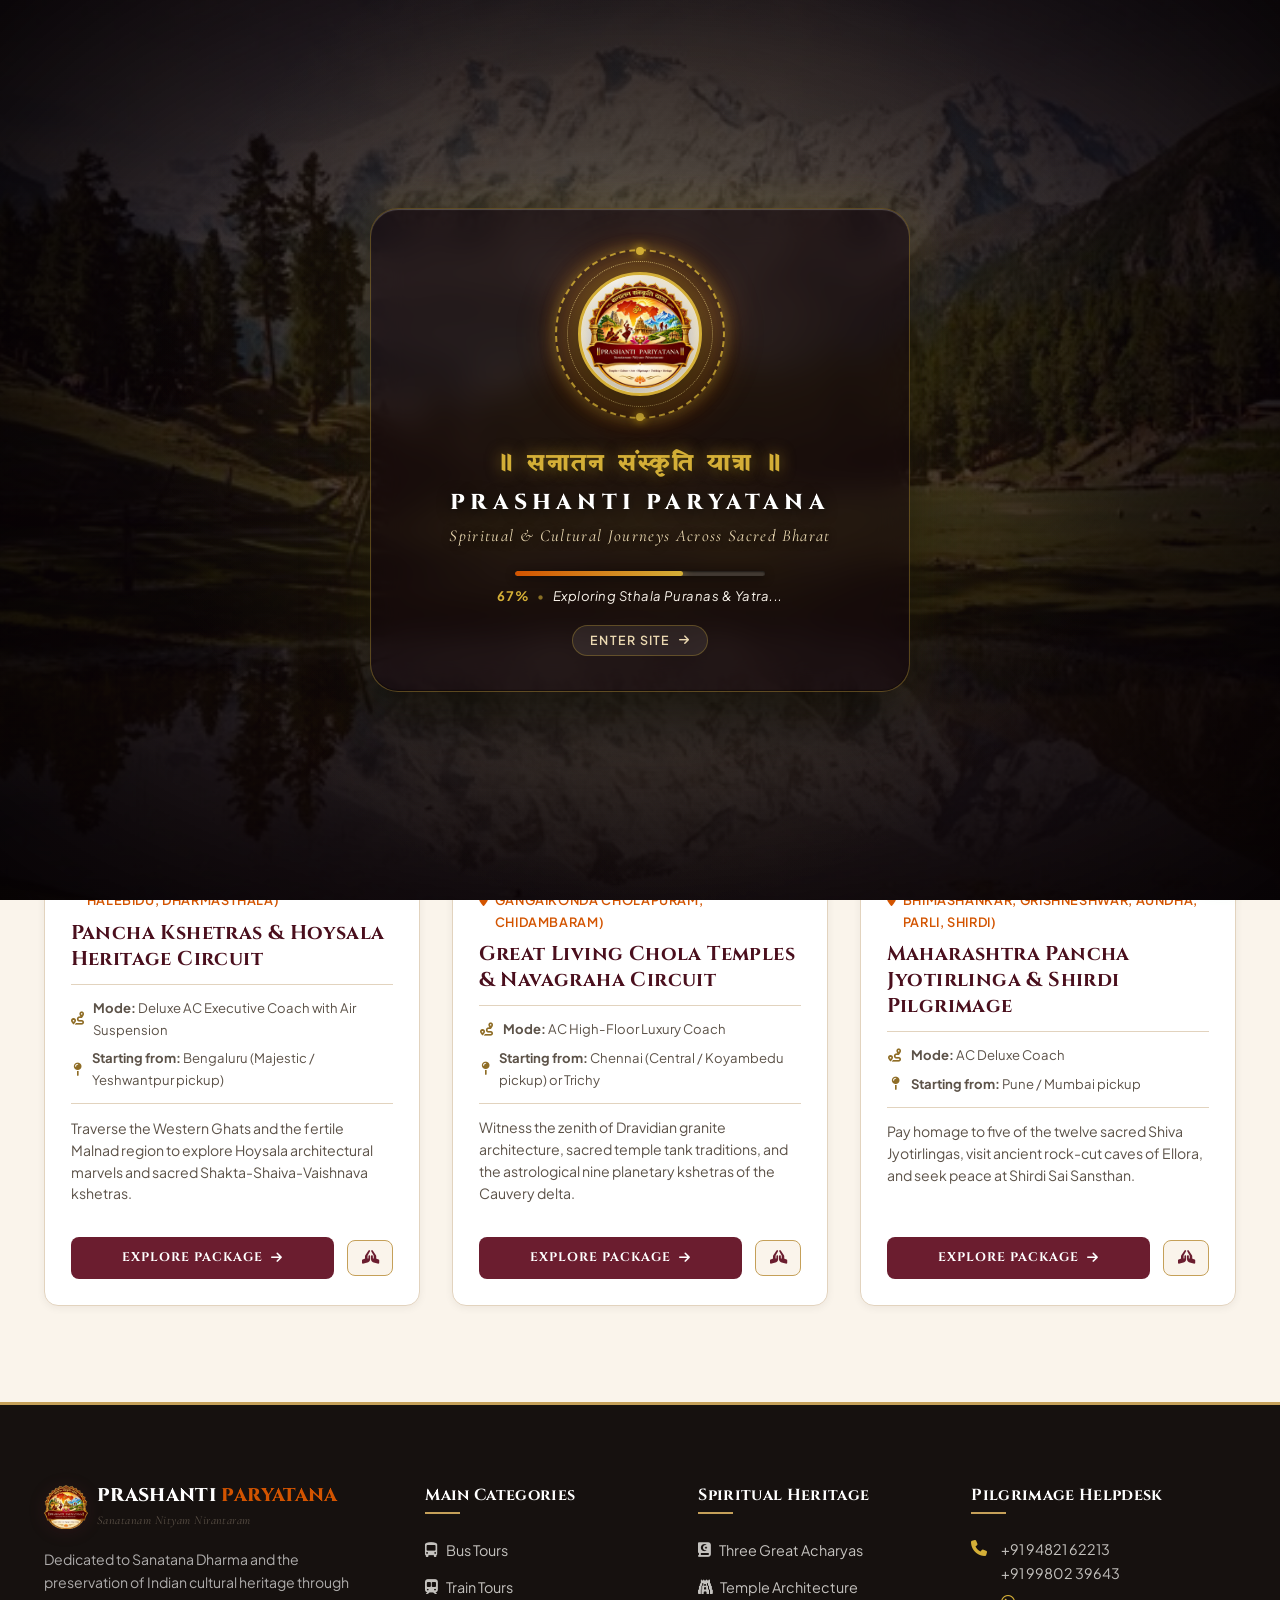
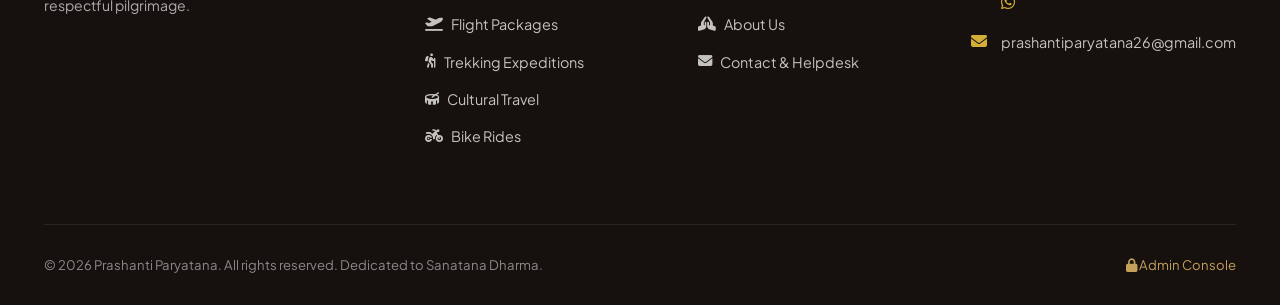
<file: bus-tours.html>
<!DOCTYPE html>
<html lang="en">
<head>
  <link rel="icon" type="image/x-icon" href="favicon.ico" />
  <link rel="apple-touch-icon" href="assets/logo.png?v=3" />
  <meta charset="UTF-8" />
  <meta name="viewport" content="width=device-width, initial-scale=1.0" />
  <title>Bus Tours | Prashanti Paryatana</title>
  <meta name="description" content="Explore sacred bus tours and luxury coach pilgrimages across ancient temple circuits in Karnataka, Tamil Nadu, Maharashtra, and Andhra Pradesh." />

  <link rel="preconnect" href="https://fonts.googleapis.com" />
  <link rel="preconnect" href="https://fonts.gstatic.com" crossorigin />
  <link rel="stylesheet" href="https://cdnjs.cloudflare.com/ajax/libs/font-awesome/6.5.1/css/all.min.css" />

  <link rel="stylesheet" href="css/style.css?v=6" />
  <link rel="stylesheet" href="css/components.css?v=2" />
</head>
<body data-page="bus" data-page-category="bus">

      <!-- ================= WEBSITE LOADING PRELOADER (CINEMATIC BACKGROUND & MOVING LOGO) ================= -->
  <div id="sitePreloader" class="site-preloader" aria-label="Loading Prashanti Paryatana">
    <!-- Cinematic Background Image Crossfade Carousel -->
    <div class="preloader-bg-slideshow">
      <div class="preloader-bg-slide active" style="background-image: url('assets/loader/bg-1.jpg');"></div>
      <div class="preloader-bg-slide" style="background-image: url('assets/loader/bg-2.jpg');"></div>
      <div class="preloader-bg-slide" style="background-image: url('assets/loader/bg-3.jpg');"></div>
      <div class="preloader-bg-slide" style="background-image: url('assets/loader/bg-4.jpg');"></div>
      <div class="preloader-bg-slide" style="background-image: url('assets/loader/bg-5.jpg');"></div>
      <div class="preloader-overlay"></div>
    </div>

    <!-- Center Floating Animated Logo Badge & Content -->
    <div class="preloader-content">
      <div class="preloader-badge">
        <div class="preloader-aura-glow"></div>
        <div class="preloader-mandala-outer"></div>
        <div class="preloader-mandala-inner"></div>
        <div class="preloader-logo-wrap">
          <img src="assets/logo.png?v=3" alt="Prashanti Paryatana" class="preloader-logo" />
        </div>
      </div>

      <div class="preloader-text-group">
        <div class="preloader-sanskrit font-sanskrit-style">॥ सनातन संस्कृति यात्रा ॥</div>
        <h1 class="preloader-title">PRASHANTI PARYATANA</h1>
        <p class="preloader-tagline">Spiritual & Cultural Journeys Across Sacred Bharat</p>
      </div>

      <!-- Modern Progress Line & Counter -->
      <div class="preloader-status">
        <div class="preloader-progress-bar">
          <div id="preloaderProgressFill" class="preloader-progress-fill"></div>
        </div>
        <div class="preloader-status-text">
          <span id="preloaderPercent">0%</span>
          <span class="preloader-dot">•</span>
          <span id="preloaderPhase">Awakening Sacred Heritage...</span>
        </div>
      </div>

      <button type="button" class="preloader-skip-btn" id="preloaderSkipBtn" title="Enter Website">
        Enter Site <i class="fa-solid fa-arrow-right"></i>
      </button>
    </div>
  </div>
  </div>

<!-- Top Bar -->
  <div class="top-bar">
    <div class="container top-bar-inner">
      <div class="top-bar-left">
        <div class="top-bar-item">
          <i class="fa-solid fa-om"></i>
          <span class="font-sanskrit-style">॥ सनातन संस्कृति यात्रा ॥</span>
        </div>
        <div class="top-bar-item">
          <i class="fa-solid fa-phone"></i>
          <a href="tel:+919482162213" style="color: inherit; text-decoration: none; font-weight: 600;">+91 94821 62213</a>
          <span style="opacity: 0.5; margin: 0 4px;">/</span>
          <a href="tel:+919980239643" style="color: inherit; text-decoration: none; font-weight: 600;">+91 99802 39643</a>
        </div>
        <div class="top-bar-item">
          <i class="fa-solid fa-envelope"></i>
          <a href="mailto:prashantiparyatana26@gmail.com" style="color: inherit; text-decoration: none;">prashantiparyatana26@gmail.com</a>
        </div>
      </div>
      <div class="top-bar-right">
        <div class="top-bar-links">
          <a href="about.html">About</a>
          <a href="heritage.html">Our Heritage</a>
          <a href="acharyas.html">Acharyas</a>
          <a href="contact.html">Contact</a>
        </div>
        <a href="admin.html" class="admin-portal-link">
          <i class="fa-solid fa-lock"></i> Admin Portal
        </a>
      </div>
    </div>
  </div>

  <!-- Header -->
  <header class="site-header">
    <div class="container site-header-inner">
            <a href="index.html" class="brand-identity">
        <img src="assets/logo.png?v=3" alt="Prashanti Paryatana Logo" class="brand-logo-img" />
        <div class="brand-text-wrap">
          <span class="brand-name font-sanskrit-style">PRASHANTI <span>PARYATANA</span></span>
          <span class="brand-tagline">Tours and Travels</span>
        </div>
      </a>

      <!-- 5 Prominent Categories -->
      <nav class="categories-nav">
        <a href="bus-tours.html" class="category-link active">
          <i class="fa-solid fa-bus-simple"></i>
          <span>Bus Tours</span>
        </a>
        <a href="train-tours.html" class="category-link">
          <i class="fa-solid fa-train-subway"></i>
          <span>Train Tours</span>
        </a>
        <a href="flight-packages.html" class="category-link">
          <i class="fa-solid fa-plane-departure"></i>
          <span>Flight Packages</span>
        </a>
        <a href="trekking-expeditions.html" class="category-link">
          <i class="fa-solid fa-person-hiking"></i>
          <span>Trekking Expeditions</span>
        </a>
        <a href="cultural.html" class="category-link">
          <i class="fa-solid fa-drum"></i>
          <span>Cultural Travel</span>
        </a>
        <a href="bike-rides.html" class="category-link">
          <i class="fa-solid fa-motorcycle"></i>
          <span>Bike Rides</span>
        </a>
      </nav>

      <div class="nav-actions">
        <button type="button" class="btn-plan-journey" onclick="openEnquiryModal('', 'Bus Tour Enquiry', 'bus')">
          <i class="fa-solid fa-hands-praying"></i>
          <span>Plan Your Journey</span>
        </button>
        <button type="button" class="mobile-nav-toggle" aria-label="Toggle navigation">
          <i class="fa-solid fa-bars-staggered"></i>
        </button>
      </div>
    </div>
  </header>

  <!-- Category Hero -->
  <section class="category-hero" style="background: linear-gradient(135deg, #3C1A0E 0%, #170E0A 100%);">
    <div class="container category-hero-content">
      <span class="section-eyebrow" style="color: var(--color-gold-bright);">Travel Category 01</span>
      <h1>Sacred Bus Tours & Coach Pilgrimages</h1>
      <p>
        Experience regional temple clusters in unmatched comfort aboard our deluxe air-suspension coaches. Designed for families and senior pilgrims seeking unhurried darshans, serene Western Ghats routes, and guided architectural commentary.
      </p>
    </div>
  </section>

  <!-- Filter & Search Bar -->
  <div class="container filter-bar-wrap">
    <div class="filter-bar">
      <div class="filter-group">
        <span class="filter-label">Filter:</span>
        <button type="button" class="filter-pill active" data-category="bus">All Bus Tours</button>
        <a href="packages.html" class="filter-pill">View All Categories</a>
      </div>

      <div class="search-input-wrap">
        <i class="fa-solid fa-magnifying-glass"></i>
        <input type="text" id="packageSearchInput" class="search-input" placeholder="Search by destination, temple, or city..." />
      </div>
    </div>
  </div>

  <!-- Package Listing Grid -->
  <main class="container" style="padding-bottom: 6rem;">
    <div id="packagesGridContainer" class="packages-grid">
      <!-- Populated dynamically by js/packages.js -->
    </div>
  </main>

  <!-- Footer -->
  <footer class="site-footer">
    <div class="container">
      <div class="footer-top-grid">
        <div class="footer-col footer-brand-col">
                    <div class="brand-identity" style="margin-bottom: 1rem;">
            <img src="assets/logo.png?v=3" alt="Prashanti Paryatana Logo" class="brand-logo-img" style="width: 44px; height: 44px;" />
            <div class="brand-text-wrap">
              <span class="brand-name font-sanskrit-style" style="font-size: 1.15rem; color:#fff;">PRASHANTI <span>PARYATANA</span></span>
              <span class="brand-tagline">Sanatanam Nityam Nirantaram</span>
            </div>
          </div>
          <p>Dedicated to Sanatana Dharma and the preservation of Indian cultural heritage through respectful pilgrimage.</p>
        </div>
        <div class="footer-col">
          <h4>Main Categories</h4>
          <ul class="footer-links-list">
            <li><a href="bus-tours.html"><i class="fa-solid fa-bus-simple"></i> Bus Tours</a></li>
            <li><a href="train-tours.html"><i class="fa-solid fa-train-subway"></i> Train Tours</a></li>
            <li><a href="flight-packages.html"><i class="fa-solid fa-plane-departure"></i> Flight Packages</a></li>
            <li><a href="trekking-expeditions.html"><i class="fa-solid fa-person-hiking"></i> Trekking Expeditions</a></li>
            <li><a href="cultural.html"><i class="fa-solid fa-drum"></i> Cultural Travel</a></li>
            <li><a href="bike-rides.html"><i class="fa-solid fa-motorcycle"></i> Bike Rides</a></li>
          </ul>
        </div>
        <div class="footer-col">
          <h4>Spiritual Heritage</h4>
          <ul class="footer-links-list">
            <li><a href="acharyas.html"><i class="fa-solid fa-book-quran"></i> Three Great Acharyas</a></li>
            <li><a href="heritage.html"><i class="fa-solid fa-gopuram"></i> Temple Architecture</a></li>
            <li><a href="about.html"><i class="fa-solid fa-hands-praying"></i> About Us</a></li>
            <li><a href="contact.html"><i class="fa-solid fa-envelope"></i> Contact & Helpdesk</a></li>
          </ul>
        </div>
        <div class="footer-col">
          <h4>Pilgrimage Helpdesk</h4>
          <div class="footer-contact-item">
            <i class="fa-solid fa-phone"></i>
            <div>
              <a href="tel:+919482162213" style="color: inherit; text-decoration: none;">+91 94821 62213</a><br />
              <a href="tel:+919980239643" style="color: inherit; text-decoration: none;">+91 99802 39643</a><br />
              <a href="https://wa.me/919980239643?text=Namaskaram!%20I%20would%20like%20to%20enquire%20about%20a%20yatra." target="_blank" rel="noopener noreferrer" style="color: #25D366; text-decoration: none; font-size: 1.35rem; display: inline-flex; align-items: center; margin-top: 0.35rem; transition: transform 0.2s ease;" title="Chat on WhatsApp" aria-label="Chat on WhatsApp">
                <i class="fa-brands fa-whatsapp"></i>
              </a>
            </div>
          </div>
          <div class="footer-contact-item">
            <i class="fa-solid fa-envelope"></i>
            <div>
              <a href="mailto:prashantiparyatana26@gmail.com" style="color: inherit; text-decoration: none;">prashantiparyatana26@gmail.com</a>
            </div>
          </div>
        </div>
      </div>
      <div class="footer-bottom">
        <div class="footer-bottom-inner">
          <p>© 2026 Prashanti Paryatana. All rights reserved. Dedicated to Sanatana Dharma.</p>
          <a href="admin.html" style="color: var(--color-gold);"><i class="fa-solid fa-lock"></i> Admin Console</a>
        </div>
      </div>
    </div>
  </footer>

  <!-- Global Enquiry Modal & Mobile Drawer -->
  <div id="enquiryModal" class="modal-backdrop">
    <div class="modal-dialog">
      <div class="modal-header">
        <h3><i class="fa-solid fa-hands-praying" style="color: var(--color-gold-bright); margin-right: 0.5rem;"></i> Plan Your Sacred Journey</h3>
        <button type="button" class="modal-close-btn" aria-label="Close modal">&times;</button>
      </div>
      <div class="modal-body">
        <!-- Direct Quick Contact Pill -->
        <div class="modal-quick-contact" style="display: flex; align-items: center; justify-content: space-between; flex-wrap: wrap; gap: 0.5rem; background: var(--color-sandalwood-light); border: 1px solid var(--color-gold); border-radius: var(--radius-sm); padding: 0.6rem 0.9rem; margin-bottom: 1.2rem; font-size: 0.82rem;">
          <div style="display: flex; align-items: center; gap: 0.4rem;">
            <i class="fa-solid fa-phone" style="color: var(--color-saffron);"></i>
            <span style="font-weight: 600; color: var(--color-maroon);">Call:</span>
            <a href="tel:+919482162213" style="color: var(--color-maroon); font-weight: 700; text-decoration: none;">+91 94821 62213</a>
            <span style="opacity: 0.5;">/</span>
            <a href="tel:+919980239643" style="color: var(--color-maroon); font-weight: 700; text-decoration: none;">+91 99802 39643</a>
          </div>
          <div style="display: flex; align-items: center; gap: 0.6rem;">
            <a href="https://wa.me/919980239643?text=Namaskaram!%20I%20have%20an%20enquiry%20regarding%20pilgrimage." target="_blank" rel="noopener noreferrer" style="color: #25D366; text-decoration: none; display: inline-flex; align-items: center; font-size: 1.25rem; transition: transform 0.2s ease;" title="Chat on WhatsApp" aria-label="Chat on WhatsApp">
              <i class="fa-brands fa-whatsapp"></i>
            </a>
            <span style="opacity: 0.4;">|</span>
            <a href="mailto:prashantiparyatana26@gmail.com" style="color: var(--color-maroon); font-weight: 600; text-decoration: none;">prashantiparyatana26@gmail.com</a>
          </div>
        </div>
        <div id="enquiryFormContainer">
          <form id="enquiryForm">
            <div class="form-grid-2">
              <div class="form-group">
                <label class="form-label">Full Name <span class="req">*</span></label>
                <input type="text" name="fullName" class="form-control" required />
              </div>
              <div class="form-group">
                <label class="form-label">Email Address <span class="req">*</span></label>
                <input type="email" name="email" class="form-control" required />
              </div>
            </div>
            <div class="form-grid-2">
              <div class="form-group">
                <label class="form-label">Mobile Number <span class="req">*</span></label>
                <input type="tel" name="phone" class="form-control" required />
              </div>
              <div class="form-group">
                <label class="form-label">Starting Location</label>
                <input type="text" name="startingLocation" class="form-control" />
              </div>
            </div>
            <div class="form-grid-2">
              <div class="form-group">
                <label class="form-label">Category</label>
                <select name="category" id="enqCategorySelect" class="form-control">
                  <option value="bus" selected>Bus Tours</option>
                  <option value="train">Train Tours</option>
                  <option value="flight">Flight Packages</option>
                  <option value="trekking">Trekking Expeditions</option>
                  <option value="cultural">Cultural Travel</option>
                  <option value="bike">Bike Rides</option>
                </select>
              </div>
              <div class="form-group">
                <label class="form-label">Preferred Package</label>
                <select name="preferredPackage" id="enqPackageSelect" class="form-control"></select>
              </div>
            </div>
            <div class="form-grid-2">
              <div class="form-group">
                <label class="form-label">Approximate Departure <span class="req">*</span></label>
                <input type="date" name="departureDate" class="form-control" required />
              </div>
              <div class="form-group">
                <label class="form-label">Number of Travellers <span class="req">*</span></label>
                <input type="number" name="travellers" min="1" max="40" class="form-control" value="2" required />
              </div>
            </div>
            <div class="form-group">
              <label class="form-label">Special Requirements</label>
              <textarea name="requirements" class="form-control" placeholder="Senior citizens, dietary preferences (strictly sattvic, no onion/garlic)..."></textarea>
            </div>
            <button type="submit" class="form-submit-btn">
              <i class="fa-solid fa-paper-plane"></i> Submit Travel Enquiry
            </button>
          </form>
        </div>
        <div id="enquiryConfirmationContainer" class="enquiry-confirmation" style="display: none;">
          <div class="confirmation-badge-icon"><i class="fa-solid fa-check"></i></div>
          <h3 style="color: var(--color-maroon);">Enquiry Registered!</h3>
          <p style="color: var(--text-secondary); margin-bottom: 1rem;">Our pilgrimage counselor will review your request.</p>
          <div class="reference-display-box">
            <span style="font-size: 0.75rem; text-transform: uppercase; color: var(--text-muted); font-weight: 700;">Reference ID</span>
            <div id="confirmationRefCode" class="reference-code">PP-2026-YTR-0000</div>
          </div>
          <div id="confirmationSummary" style="font-size: 0.85rem; text-align: left; background: #fff; padding: 1rem; border-radius: var(--radius-sm); border: 1px solid var(--color-sandalwood-border); margin-bottom: 1.5rem;"></div>
          <div style="display: flex; gap: 0.8rem; justify-content: center;">
            <a id="btnWhatsappShare" href="#" target="_blank" class="btn-explore" style="background: #25D366; color: #fff; width: auto; font-size: 0.8rem;">
              <i class="fa-brands fa-whatsapp"></i> Chat on WhatsApp
            </a>
            <button type="button" class="btn-quick-enquire" onclick="closeEnquiryModal()">Close</button>
          </div>
        </div>
      </div>
    </div>
  </div>

  <!-- Mobile Drawer -->
  <div class="mobile-drawer">
    <div class="mobile-drawer-content">
      <div class="mobile-drawer-header">
        <span class="brand-name" style="font-size: 1.1rem;">Prashanti <span>Paryatana</span></span>
        <button type="button" class="mobile-drawer-close" style="background:none; border:none; font-size: 1.4rem;">&times;</button>
      </div>
      <div class="mobile-drawer-links">
        <a href="bus-tours.html" class="mobile-nav-item active"><i class="fa-solid fa-bus-simple"></i> Bus Tours</a>
        <a href="train-tours.html" class="mobile-nav-item"><i class="fa-solid fa-train-subway"></i> Train Tours</a>
        <a href="flight-packages.html" class="mobile-nav-item"><i class="fa-solid fa-plane-departure"></i> Flight Packages</a>
        <a href="trekking-expeditions.html" class="mobile-nav-item"><i class="fa-solid fa-person-hiking"></i> Trekking Expeditions</a>
        <a href="cultural.html" class="mobile-nav-item"><i class="fa-solid fa-drum"></i> Cultural Travel</a>
        <a href="bike-rides.html" class="mobile-nav-item"><i class="fa-solid fa-motorcycle"></i> Bike Rides</a>
        <a href="index.html" class="mobile-nav-item"><i class="fa-solid fa-house"></i> Home</a>
        <a href="acharyas.html" class="mobile-nav-item"><i class="fa-solid fa-book-quran"></i> Three Acharyas</a>
      </div>
    </div>
  </div>

  <script src="js/data.js"></script>
  <script src="js/app.js"></script>
  <script src="js/packages.js"></script>
</body>
</html>
</file>
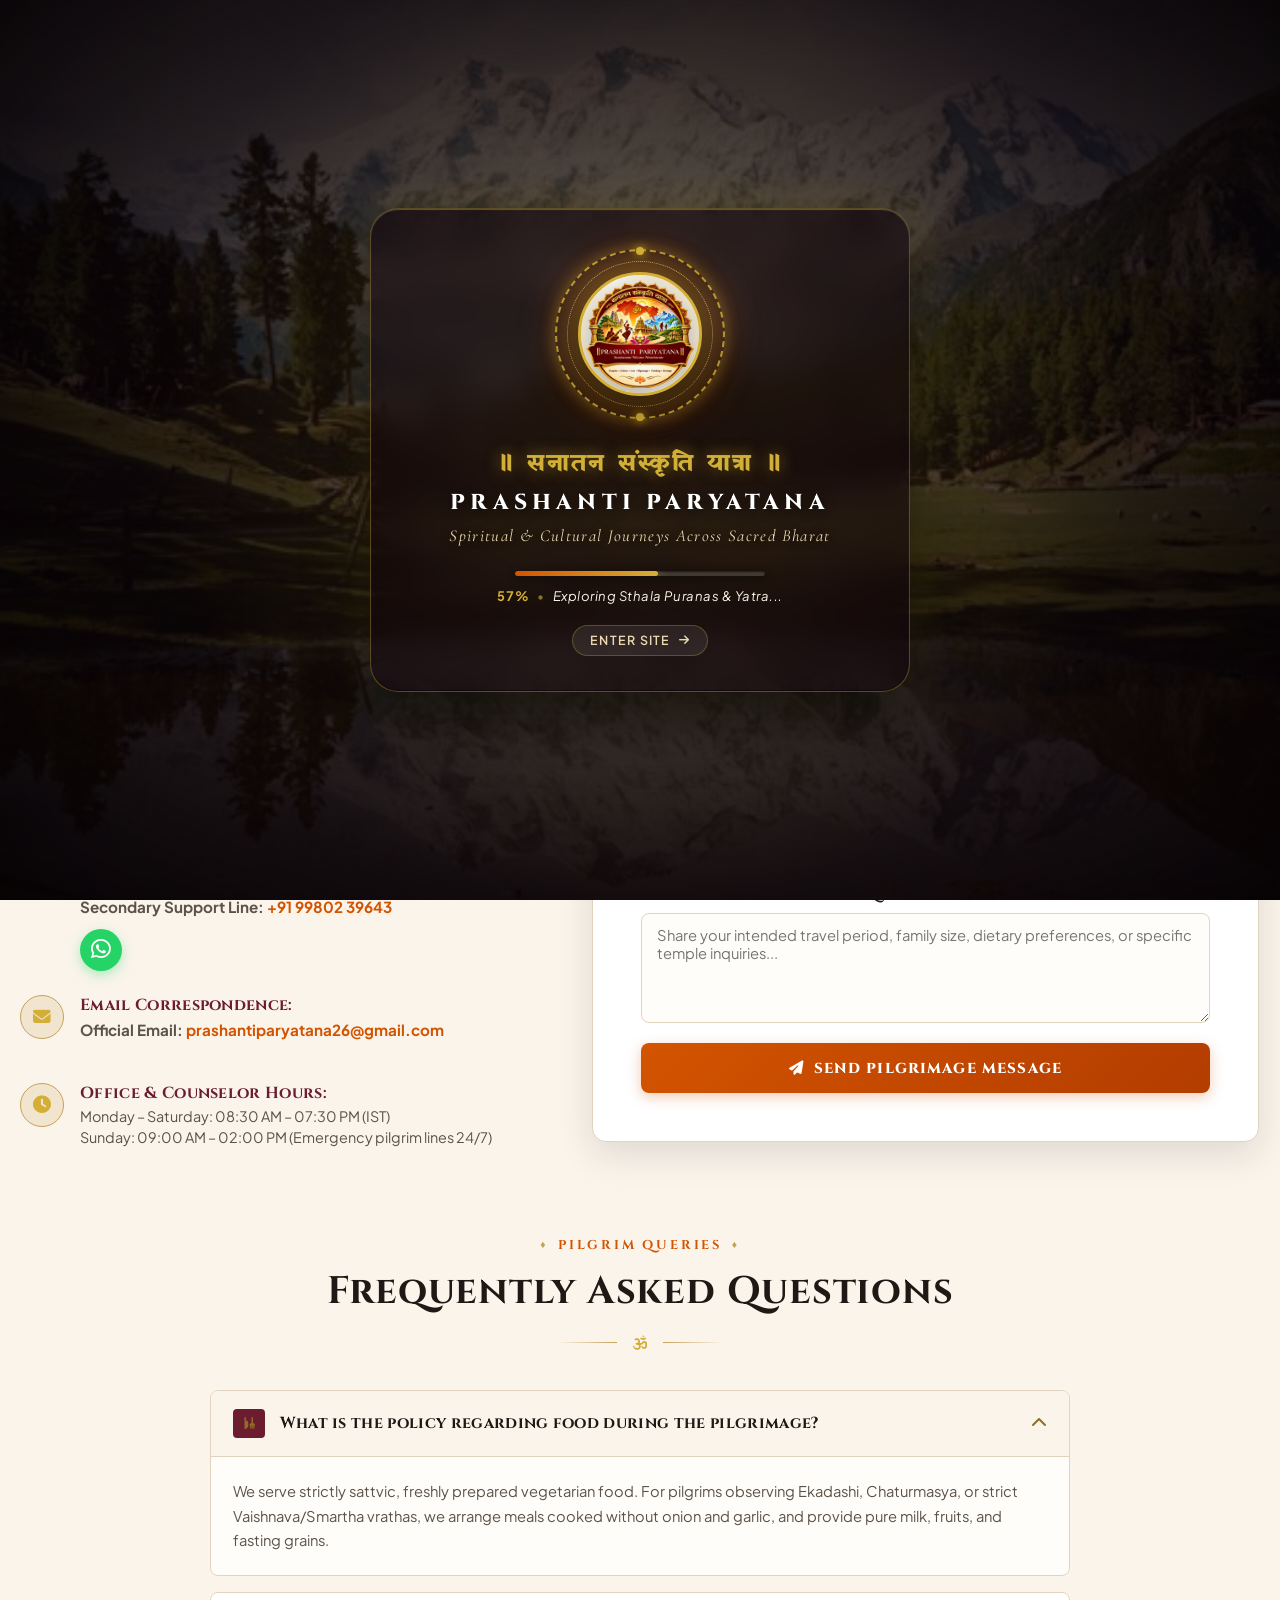
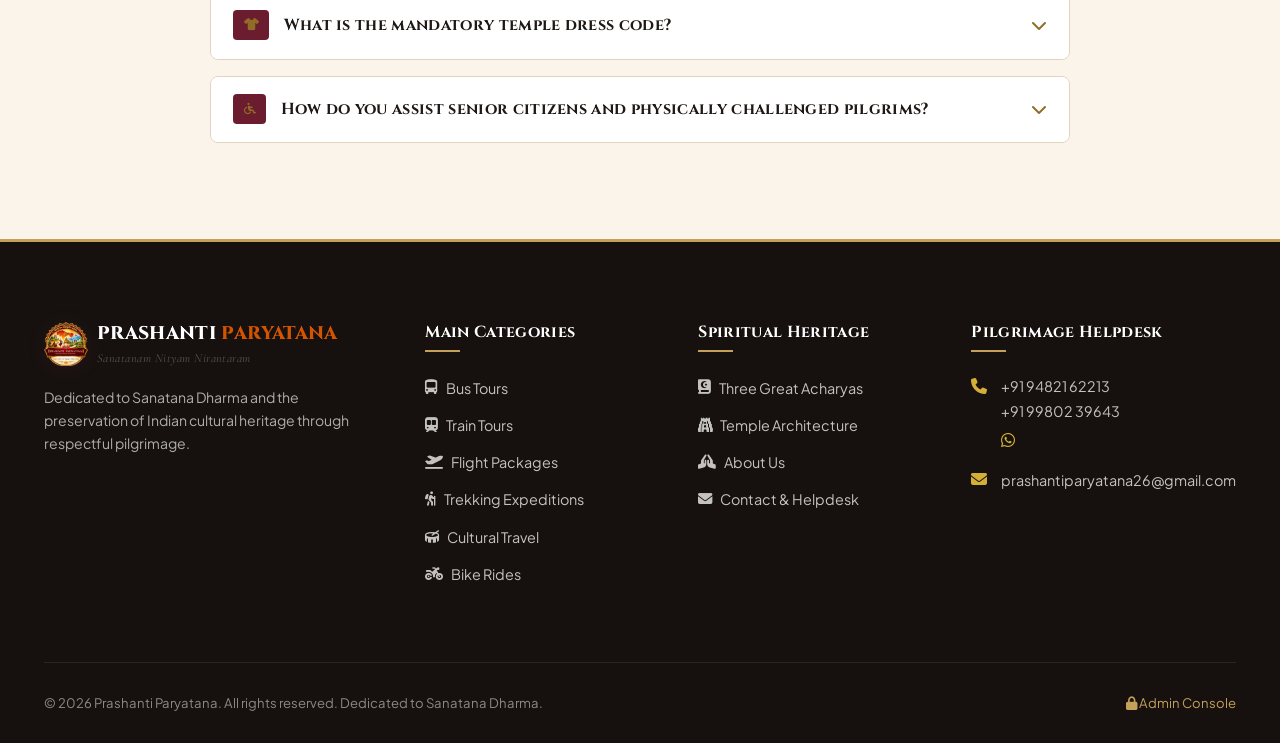
<file: contact.html>
<!DOCTYPE html>
<html lang="en">
<head>
  <link rel="icon" type="image/x-icon" href="favicon.ico" />
  <link rel="apple-touch-icon" href="assets/logo.png?v=3" />
  <meta charset="UTF-8" />
  <meta name="viewport" content="width=device-width, initial-scale=1.0" />
  <title>Contact & Pilgrimage Helpdesk | Prashanti Paryatana</title>
  <meta name="description" content="Get in touch with Prashanti Paryatana for customized spiritual pilgrimage itineraries, temple festival schedules, and elder travel assistance." />

  <link rel="preconnect" href="https://fonts.googleapis.com" />
  <link rel="preconnect" href="https://fonts.gstatic.com" crossorigin />
  <link rel="stylesheet" href="https://cdnjs.cloudflare.com/ajax/libs/font-awesome/6.5.1/css/all.min.css" />

  <link rel="stylesheet" href="css/style.css?v=6" />
  <link rel="stylesheet" href="css/components.css?v=2" />
</head>
<body data-page="contact">

      <!-- ================= WEBSITE LOADING PRELOADER (CINEMATIC BACKGROUND & MOVING LOGO) ================= -->
  <div id="sitePreloader" class="site-preloader" aria-label="Loading Prashanti Paryatana">
    <!-- Cinematic Background Image Crossfade Carousel -->
    <div class="preloader-bg-slideshow">
      <div class="preloader-bg-slide active" style="background-image: url('assets/loader/bg-1.jpg');"></div>
      <div class="preloader-bg-slide" style="background-image: url('assets/loader/bg-2.jpg');"></div>
      <div class="preloader-bg-slide" style="background-image: url('assets/loader/bg-3.jpg');"></div>
      <div class="preloader-bg-slide" style="background-image: url('assets/loader/bg-4.jpg');"></div>
      <div class="preloader-bg-slide" style="background-image: url('assets/loader/bg-5.jpg');"></div>
      <div class="preloader-overlay"></div>
    </div>

    <!-- Center Floating Animated Logo Badge & Content -->
    <div class="preloader-content">
      <div class="preloader-badge">
        <div class="preloader-aura-glow"></div>
        <div class="preloader-mandala-outer"></div>
        <div class="preloader-mandala-inner"></div>
        <div class="preloader-logo-wrap">
          <img src="assets/logo.png?v=3" alt="Prashanti Paryatana" class="preloader-logo" />
        </div>
      </div>

      <div class="preloader-text-group">
        <div class="preloader-sanskrit font-sanskrit-style">॥ सनातन संस्कृति यात्रा ॥</div>
        <h1 class="preloader-title">PRASHANTI PARYATANA</h1>
        <p class="preloader-tagline">Spiritual & Cultural Journeys Across Sacred Bharat</p>
      </div>

      <!-- Modern Progress Line & Counter -->
      <div class="preloader-status">
        <div class="preloader-progress-bar">
          <div id="preloaderProgressFill" class="preloader-progress-fill"></div>
        </div>
        <div class="preloader-status-text">
          <span id="preloaderPercent">0%</span>
          <span class="preloader-dot">•</span>
          <span id="preloaderPhase">Awakening Sacred Heritage...</span>
        </div>
      </div>

      <button type="button" class="preloader-skip-btn" id="preloaderSkipBtn" title="Enter Website">
        Enter Site <i class="fa-solid fa-arrow-right"></i>
      </button>
    </div>
  </div>
  </div>

<!-- Top Bar -->
  <div class="top-bar">
    <div class="container top-bar-inner">
      <div class="top-bar-left">
        <div class="top-bar-item">
          <i class="fa-solid fa-om"></i>
          <span class="font-sanskrit-style">॥ सनातन संस्कृति यात्रा ॥</span>
        </div>
        <div class="top-bar-item">
          <i class="fa-solid fa-phone"></i>
          <a href="tel:+919482162213" style="color: inherit; text-decoration: none; font-weight: 600;">+91 94821 62213</a>
          <span style="opacity: 0.5; margin: 0 4px;">/</span>
          <a href="tel:+919980239643" style="color: inherit; text-decoration: none; font-weight: 600;">+91 99802 39643</a>
        </div>
        <div class="top-bar-item">
          <i class="fa-solid fa-envelope"></i>
          <a href="mailto:prashantiparyatana26@gmail.com" style="color: inherit; text-decoration: none;">prashantiparyatana26@gmail.com</a>
        </div>
      </div>
      <div class="top-bar-right">
        <div class="top-bar-links">
          <a href="about.html">About</a>
          <a href="heritage.html">Our Heritage</a>
          <a href="acharyas.html">Acharyas</a>
          <a href="contact.html" class="active">Contact</a>
        </div>
        <a href="admin.html" class="admin-portal-link">
          <i class="fa-solid fa-lock"></i> Admin Portal
        </a>
      </div>
    </div>
  </div>

  <!-- Header -->
  <header class="site-header">
    <div class="container site-header-inner">
            <a href="index.html" class="brand-identity">
        <img src="assets/logo.png?v=3" alt="Prashanti Paryatana Logo" class="brand-logo-img" />
        <div class="brand-text-wrap">
          <span class="brand-name font-sanskrit-style">PRASHANTI <span>PARYATANA</span></span>
          <span class="brand-tagline">Tours and Travels</span>
        </div>
      </a>

      <!-- 5 Prominent Categories -->
      <nav class="categories-nav">
        <a href="bus-tours.html" class="category-link">
          <i class="fa-solid fa-bus-simple"></i>
          <span>Bus Tours</span>
        </a>
        <a href="train-tours.html" class="category-link">
          <i class="fa-solid fa-train-subway"></i>
          <span>Train Tours</span>
        </a>
        <a href="flight-packages.html" class="category-link">
          <i class="fa-solid fa-plane-departure"></i>
          <span>Flight Packages</span>
        </a>
        <a href="trekking-expeditions.html" class="category-link">
          <i class="fa-solid fa-person-hiking"></i>
          <span>Trekking Expeditions</span>
        </a>
        <a href="cultural.html" class="category-link">
          <i class="fa-solid fa-drum"></i>
          <span>Cultural Travel</span>
        </a>
        <a href="bike-rides.html" class="category-link">
          <i class="fa-solid fa-motorcycle"></i>
          <span>Bike Rides</span>
        </a>
      </nav>

      <div class="nav-actions">
        <button type="button" class="btn-plan-journey" onclick="openEnquiryModal('', 'Contact Helpdesk Enquiry', 'all')">
          <i class="fa-solid fa-hands-praying"></i>
          <span>Plan Your Journey</span>
        </button>
        <button type="button" class="mobile-nav-toggle" aria-label="Toggle navigation">
          <i class="fa-solid fa-bars-staggered"></i>
        </button>
      </div>
    </div>
  </header>

  <!-- Category Hero -->
  <section class="category-hero" style="background: linear-gradient(135deg, var(--color-maroon-deep) 0%, #150E10 100%);">
    <div class="container category-hero-content">
      <span class="section-eyebrow" style="color: var(--color-gold-bright);">Pilgrim Assistance</span>
      <h1>Contact & Pilgrimage Helpdesk</h1>
      <p>
        Whether planning a sacred family yatra, inquiring about temple darshan protocols, or requesting custom pilgrim arrangements, our dedicated seva team is here to assist you.
      </p>
    </div>
  </section>

  <!-- Main Content -->
  <main class="container" style="padding: 5rem 0 6rem 0;">
    <div class="detail-grid" style="grid-template-columns: 1fr 1.3fr; gap: 3.5rem; margin-bottom: 5rem;">
      <!-- Contact Details -->
      <div>
        <span class="section-eyebrow">Connect With Us</span>
        <h2 style="color: var(--color-maroon); margin-bottom: 1rem;">Direct Seva Helpdesk</h2>
        <p style="color: var(--text-secondary); margin-bottom: 2rem; font-size: 0.98rem; line-height: 1.65;">
          Our pilgrimage counselors are well-versed in temple agamas, panchangam muhurtams, and regional logistics.
        </p>

        <div style="display: flex; flex-direction: column; gap: 1.5rem;">
          <div style="display: flex; gap: 1rem; align-items: flex-start;">
            <div class="why-us-icon" style="width: 44px; height: 44px; font-size: 1.1rem; flex-shrink: 0;"><i class="fa-solid fa-location-dot"></i></div>
            <div>
              <h4 style="font-size: 1rem; color: var(--color-maroon); margin-bottom: 0.2rem;">Headquarters:</h4>
              <p style="font-size: 0.9rem; color: var(--text-secondary); line-height: 1.5;">
                Prashanti Nilaya, 108 Shankara Krupa Path,<br />
                Malleshwaram, Bengaluru 560003, Karnataka, India
              </p>
            </div>
          </div>

          <div style="display: flex; gap: 1rem; align-items: flex-start;">
            <div class="why-us-icon" style="width: 44px; height: 44px; font-size: 1.1rem; flex-shrink: 0;"><i class="fa-solid fa-phone"></i></div>
            <div>
              <h4 style="font-size: 1rem; color: var(--color-maroon); margin-bottom: 0.2rem;">Telephone & WhatsApp:</h4>
              <p style="font-size: 0.95rem; color: var(--text-secondary); line-height: 1.6; margin-bottom: 0.6rem;">
                <strong>Primary Yatra Line:</strong> <a href="tel:+919482162213" style="color: var(--color-saffron); font-weight: 700; text-decoration: none;">+91 94821 62213</a><br />
                <strong>Secondary Support Line:</strong> <a href="tel:+919980239643" style="color: var(--color-saffron); font-weight: 700; text-decoration: none;">+91 99802 39643</a>
              </p>
              <div>
                <a href="https://wa.me/919980239643?text=Namaskaram!%20I%20would%20like%20to%20enquire%20about%20a%20pilgrimage%20with%20Prashanti%20Paryatana." target="_blank" rel="noopener noreferrer" style="display: inline-flex; align-items: center; justify-content: center; width: 42px; height: 42px; background: #25D366; color: #fff; border-radius: 50%; text-decoration: none; font-size: 1.4rem; box-shadow: 0 4px 12px rgba(37, 211, 102, 0.35); transition: transform 0.2s ease;" title="Chat on WhatsApp" aria-label="Chat on WhatsApp">
                  <i class="fa-brands fa-whatsapp"></i>
                </a>
              </div>
            </div>
          </div>

          <div style="display: flex; gap: 1rem; align-items: flex-start;">
            <div class="why-us-icon" style="width: 44px; height: 44px; font-size: 1.1rem; flex-shrink: 0;"><i class="fa-solid fa-envelope"></i></div>
            <div>
              <h4 style="font-size: 1rem; color: var(--color-maroon); margin-bottom: 0.2rem;">Email Correspondence:</h4>
              <p style="font-size: 0.95rem; color: var(--text-secondary); line-height: 1.6;">
                <strong>Official Email:</strong> <a href="mailto:prashantiparyatana26@gmail.com" style="color: var(--color-saffron); font-weight: 700; text-decoration: none;">prashantiparyatana26@gmail.com</a>
              </p>
            </div>
          </div>

          <div style="display: flex; gap: 1rem; align-items: flex-start;">
            <div class="why-us-icon" style="width: 44px; height: 44px; font-size: 1.1rem; flex-shrink: 0;"><i class="fa-solid fa-clock"></i></div>
            <div>
              <h4 style="font-size: 1rem; color: var(--color-maroon); margin-bottom: 0.2rem;">Office & Counselor Hours:</h4>
              <p style="font-size: 0.9rem; color: var(--text-secondary); line-height: 1.5;">
                Monday – Saturday: 08:30 AM – 07:30 PM (IST)<br />
                Sunday: 09:00 AM – 02:00 PM (Emergency pilgrim lines 24/7)
              </p>
            </div>
          </div>
        </div>
      </div>

      <!-- Quick Message Form -->
      <div class="artist-registration-wrap" style="box-shadow: var(--shadow-lg);">
        <h3 style="color: var(--color-maroon); margin-bottom: 0.5rem; font-size: 1.4rem;">
          <i class="fa-solid fa-envelope-open-text" style="color: var(--color-saffron); margin-right: 0.4rem;"></i> Send a Pilgrimage Enquiry
        </h3>
        <p style="font-size: 0.85rem; color: var(--text-muted); margin-bottom: 1.5rem;">
          We will review your message and reply promptly with personalized guidance.
        </p>

        <form onsubmit="handleContactPageSubmit(event)">
          <div class="form-grid-2">
            <div class="form-group">
              <label class="form-label">Full Name <span class="req">*</span></label>
              <input type="text" name="fullName" class="form-control" required />
            </div>
            <div class="form-group">
              <label class="form-label">Email Address <span class="req">*</span></label>
              <input type="email" name="email" class="form-control" required />
            </div>
          </div>

          <div class="form-grid-2">
            <div class="form-group">
              <label class="form-label">Phone Number <span class="req">*</span></label>
              <input type="tel" name="phone" class="form-control" required />
            </div>
            <div class="form-group">
              <label class="form-label">Interested Category</label>
              <select name="category" class="form-control">
                <option value="bus">1. Bus Tours</option>
                <option value="train">2. Train Tours</option>
                <option value="flight">3. Flight Packages</option>
                <option value="trekking">4. Trekking Expeditions</option>
                <option value="cultural">5. Cultural Travel</option>
                <option value="all">General Pilgrimage Consultation</option>
              </select>
            </div>
          </div>

          <div class="form-group">
            <label class="form-label">Your Message or Custom Request <span class="req">*</span></label>
            <textarea name="message" class="form-control" placeholder="Share your intended travel period, family size, dietary preferences, or specific temple inquiries..." required></textarea>
          </div>

          <button type="submit" class="form-submit-btn">
            <i class="fa-solid fa-paper-plane"></i> Send Pilgrimage Message
          </button>
        </form>

        <div id="contactPageSuccess" style="display: none; text-align: center; padding: 1.5rem 0;">
          <div class="confirmation-badge-icon"><i class="fa-solid fa-check"></i></div>
          <h4 style="color: var(--color-maroon);">Namaskaram! Message Received</h4>
          <p style="color: var(--text-secondary); font-size: 0.88rem;">Our counselor will call or email you shortly.</p>
        </div>
      </div>
    </div>

    <!-- Frequently Asked Questions -->
    <div class="section-header" style="max-width: 800px; margin-bottom: 2.5rem;">
      <span class="section-eyebrow">Pilgrim Queries</span>
      <h2>Frequently Asked Questions</h2>
      <div class="decorative-divider">
        <span></span><i class="fa-solid fa-om"></i><span></span>
      </div>
    </div>

    <div style="max-width: 860px; margin: 0 auto; display: flex; flex-direction: column; gap: 1rem;">
      <div class="itinerary-day-card active">
        <div class="itinerary-day-header" onclick="toggleItineraryDay(this)">
          <div class="itinerary-day-title">
            <span class="day-badge"><i class="fa-solid fa-utensils"></i></span>
            <h4>What is the policy regarding food during the pilgrimage?</h4>
          </div>
          <i class="fa-solid fa-chevron-down"></i>
        </div>
        <div class="itinerary-day-body">
          <p>We serve strictly sattvic, freshly prepared vegetarian food. For pilgrims observing Ekadashi, Chaturmasya, or strict Vaishnava/Smartha vrathas, we arrange meals cooked without onion and garlic, and provide pure milk, fruits, and fasting grains.</p>
        </div>
      </div>

      <div class="itinerary-day-card">
        <div class="itinerary-day-header" onclick="toggleItineraryDay(this)">
          <div class="itinerary-day-title">
            <span class="day-badge"><i class="fa-solid fa-shirt"></i></span>
            <h4>What is the mandatory temple dress code?</h4>
          </div>
          <i class="fa-solid fa-chevron-down"></i>
        </div>
        <div class="itinerary-day-body">
          <p>Traditional Indian attire is mandatory across all temple sanctums. Men: Dhoti or Kurta-Pyjama (in Kerala shrines like Padmanabhaswamy and Guruvayur, men must wear a white unstitched mundu and remove shirts). Women: Sarees or salwar-kameez with dupatta. Western casuals (jeans, shorts) are not permitted inside traditional prakaras.</p>
        </div>
      </div>

      <div class="itinerary-day-card">
        <div class="itinerary-day-header" onclick="toggleItineraryDay(this)">
          <div class="itinerary-day-title">
            <span class="day-badge"><i class="fa-solid fa-wheelchair"></i></span>
            <h4>How do you assist senior citizens and physically challenged pilgrims?</h4>
          </div>
          <i class="fa-solid fa-chevron-down"></i>
        </div>
        <div class="itinerary-day-body">
          <p>We provide personalized care for elderly pilgrims: priority ground-floor rooms or elevator access, battery-operated golf carts in large temple complexes (such as Srirangam, Madurai, and Kashi corridor), pre-arranged palanquins/dolis for hill shrines, and continuous medical support with portable oxygen cylinders.</p>
        </div>
      </div>
    </div>
  </main>

  <!-- Footer -->
  <footer class="site-footer">
    <div class="container">
      <div class="footer-top-grid">
        <div class="footer-col footer-brand-col">
                    <div class="brand-identity" style="margin-bottom: 1rem;">
            <img src="assets/logo.png?v=3" alt="Prashanti Paryatana Logo" class="brand-logo-img" style="width: 44px; height: 44px;" />
            <div class="brand-text-wrap">
              <span class="brand-name font-sanskrit-style" style="font-size: 1.15rem; color:#fff;">PRASHANTI <span>PARYATANA</span></span>
              <span class="brand-tagline">Sanatanam Nityam Nirantaram</span>
            </div>
          </div>
          <p>Dedicated to Sanatana Dharma and the preservation of Indian cultural heritage through respectful pilgrimage.</p>
        </div>
        <div class="footer-col">
          <h4>Main Categories</h4>
          <ul class="footer-links-list">
            <li><a href="bus-tours.html"><i class="fa-solid fa-bus-simple"></i> Bus Tours</a></li>
            <li><a href="train-tours.html"><i class="fa-solid fa-train-subway"></i> Train Tours</a></li>
            <li><a href="flight-packages.html"><i class="fa-solid fa-plane-departure"></i> Flight Packages</a></li>
            <li><a href="trekking-expeditions.html"><i class="fa-solid fa-person-hiking"></i> Trekking Expeditions</a></li>
            <li><a href="cultural.html"><i class="fa-solid fa-drum"></i> Cultural Travel</a></li>
            <li><a href="bike-rides.html"><i class="fa-solid fa-motorcycle"></i> Bike Rides</a></li>
          </ul>
        </div>
        <div class="footer-col">
          <h4>Spiritual Heritage</h4>
          <ul class="footer-links-list">
            <li><a href="acharyas.html"><i class="fa-solid fa-book-quran"></i> Three Great Acharyas</a></li>
            <li><a href="heritage.html"><i class="fa-solid fa-gopuram"></i> Temple Architecture</a></li>
            <li><a href="about.html"><i class="fa-solid fa-hands-praying"></i> About Us</a></li>
            <li><a href="contact.html"><i class="fa-solid fa-envelope"></i> Contact & Helpdesk</a></li>
          </ul>
        </div>
        <div class="footer-col">
          <h4>Pilgrimage Helpdesk</h4>
          <div class="footer-contact-item">
            <i class="fa-solid fa-phone"></i>
            <div>
              <a href="tel:+919482162213" style="color: inherit; text-decoration: none;">+91 94821 62213</a><br />
              <a href="tel:+919980239643" style="color: inherit; text-decoration: none;">+91 99802 39643</a><br />
              <a href="https://wa.me/919980239643?text=Namaskaram!%20I%20would%20like%20to%20enquire%20about%20a%20yatra." target="_blank" rel="noopener noreferrer" style="color: #25D366; text-decoration: none; font-size: 1.35rem; display: inline-flex; align-items: center; margin-top: 0.35rem; transition: transform 0.2s ease;" title="Chat on WhatsApp" aria-label="Chat on WhatsApp">
                <i class="fa-brands fa-whatsapp"></i>
              </a>
            </div>
          </div>
          <div class="footer-contact-item">
            <i class="fa-solid fa-envelope"></i>
            <div>
              <a href="mailto:prashantiparyatana26@gmail.com" style="color: inherit; text-decoration: none;">prashantiparyatana26@gmail.com</a>
            </div>
          </div>
        </div>
      </div>
      <div class="footer-bottom">
        <div class="footer-bottom-inner">
          <p>© 2026 Prashanti Paryatana. All rights reserved. Dedicated to Sanatana Dharma.</p>
          <a href="admin.html" style="color: var(--color-gold);"><i class="fa-solid fa-lock"></i> Admin Console</a>
        </div>
      </div>
    </div>
  </footer>

  <!-- Modal & Mobile Drawer -->
  <div id="enquiryModal" class="modal-backdrop">
    <div class="modal-dialog">
      <div class="modal-header">
        <h3><i class="fa-solid fa-hands-praying" style="color: var(--color-gold-bright); margin-right: 0.5rem;"></i> Plan Your Sacred Journey</h3>
        <button type="button" class="modal-close-btn">&times;</button>
      </div>
      <div class="modal-body">
        <!-- Direct Quick Contact Pill -->
        <div class="modal-quick-contact" style="display: flex; align-items: center; justify-content: space-between; flex-wrap: wrap; gap: 0.5rem; background: var(--color-sandalwood-light); border: 1px solid var(--color-gold); border-radius: var(--radius-sm); padding: 0.6rem 0.9rem; margin-bottom: 1.2rem; font-size: 0.82rem;">
          <div style="display: flex; align-items: center; gap: 0.4rem;">
            <i class="fa-solid fa-phone" style="color: var(--color-saffron);"></i>
            <span style="font-weight: 600; color: var(--color-maroon);">Call:</span>
            <a href="tel:+919482162213" style="color: var(--color-maroon); font-weight: 700; text-decoration: none;">+91 94821 62213</a>
            <span style="opacity: 0.5;">/</span>
            <a href="tel:+919980239643" style="color: var(--color-maroon); font-weight: 700; text-decoration: none;">+91 99802 39643</a>
          </div>
          <div style="display: flex; align-items: center; gap: 0.6rem;">
            <a href="https://wa.me/919980239643?text=Namaskaram!%20I%20have%20an%20enquiry%20regarding%20pilgrimage." target="_blank" rel="noopener noreferrer" style="color: #25D366; text-decoration: none; display: inline-flex; align-items: center; font-size: 1.25rem; transition: transform 0.2s ease;" title="Chat on WhatsApp" aria-label="Chat on WhatsApp">
              <i class="fa-brands fa-whatsapp"></i>
            </a>
            <span style="opacity: 0.4;">|</span>
            <a href="mailto:prashantiparyatana26@gmail.com" style="color: var(--color-maroon); font-weight: 600; text-decoration: none;">prashantiparyatana26@gmail.com</a>
          </div>
        </div>
        <div id="enquiryFormContainer">
          <form id="enquiryForm">
            <div class="form-grid-2">
              <div class="form-group">
                <label class="form-label">Full Name <span class="req">*</span></label>
                <input type="text" name="fullName" class="form-control" required />
              </div>
              <div class="form-group">
                <label class="form-label">Email Address <span class="req">*</span></label>
                <input type="email" name="email" class="form-control" required />
              </div>
            </div>
            <div class="form-grid-2">
              <div class="form-group">
                <label class="form-label">Mobile Number <span class="req">*</span></label>
                <input type="tel" name="phone" class="form-control" required />
              </div>
              <div class="form-group">
                <label class="form-label">Starting Location</label>
                <input type="text" name="startingLocation" class="form-control" />
              </div>
            </div>
            <div class="form-grid-2">
              <div class="form-group">
                <label class="form-label">Category</label>
                <select name="category" id="enqCategorySelect" class="form-control">
                  <option value="all">Any Category</option>
                  <option value="bus">Bus Tours</option>
                  <option value="train">Train Tours</option>
                  <option value="flight">Flight Packages</option>
                  <option value="trekking">Trekking Expeditions</option>
                  <option value="cultural">Cultural Travel</option>
                  <option value="bike">Bike Rides</option>
                </select>
              </div>
              <div class="form-group">
                <label class="form-label">Preferred Package</label>
                <select name="preferredPackage" id="enqPackageSelect" class="form-control"></select>
              </div>
            </div>
            <div class="form-grid-2">
              <div class="form-group">
                <label class="form-label">Departure Date <span class="req">*</span></label>
                <input type="date" name="departureDate" class="form-control" required />
              </div>
              <div class="form-group">
                <label class="form-label">Travellers <span class="req">*</span></label>
                <input type="number" name="travellers" min="1" max="40" class="form-control" value="2" required />
              </div>
            </div>
            <div class="form-group">
              <label class="form-label">Special Requirements</label>
              <textarea name="requirements" class="form-control"></textarea>
            </div>
            <button type="submit" class="form-submit-btn">
              <i class="fa-solid fa-paper-plane"></i> Submit Travel Enquiry
            </button>
          </form>
        </div>
        <div id="enquiryConfirmationContainer" class="enquiry-confirmation" style="display: none;">
          <div class="confirmation-badge-icon"><i class="fa-solid fa-check"></i></div>
          <h3 style="color: var(--color-maroon);">Enquiry Registered!</h3>
          <div class="reference-display-box">
            <div id="confirmationRefCode" class="reference-code">PP-2026-YTR-0000</div>
          </div>
          <button type="button" class="btn-quick-enquire" onclick="closeEnquiryModal()">Close</button>
        </div>
      </div>
    </div>
  </div>

  <!-- Mobile Drawer -->
  <div class="mobile-drawer">
    <div class="mobile-drawer-content">
      <div class="mobile-drawer-header">
        <span class="brand-name" style="font-size: 1.1rem;">Prashanti <span>Paryatana</span></span>
        <button type="button" class="mobile-drawer-close" style="background:none; border:none; font-size: 1.4rem;">&times;</button>
      </div>
      <div class="mobile-drawer-links">
        <a href="bus-tours.html" class="mobile-nav-item"><i class="fa-solid fa-bus-simple"></i> Bus Tours</a>
        <a href="train-tours.html" class="mobile-nav-item"><i class="fa-solid fa-train-subway"></i> Train Tours</a>
        <a href="flight-packages.html" class="mobile-nav-item"><i class="fa-solid fa-plane-departure"></i> Flight Packages</a>
        <a href="trekking-expeditions.html" class="mobile-nav-item"><i class="fa-solid fa-person-hiking"></i> Trekking Expeditions</a>
        <a href="cultural.html" class="mobile-nav-item"><i class="fa-solid fa-drum"></i> Cultural Travel</a>
        <a href="bike-rides.html" class="mobile-nav-item"><i class="fa-solid fa-motorcycle"></i> Bike Rides</a>
        <a href="index.html" class="mobile-nav-item"><i class="fa-solid fa-house"></i> Home</a>
      </div>
    </div>
  </div>

  <script src="js/data.js"></script>
  <script src="js/app.js"></script>
  <script>
    function handleContactPageSubmit(e) {
      e.preventDefault();
      const form = e.target;
      const fullName = form.fullName.value.trim();
      const email = form.email.value.trim();
      const phone = form.phone.value.trim();
      const category = form.category.value;
      const message = form.message.value.trim();

      const currentYear = new Date().getFullYear();
      const refId = `PP-${currentYear}-YTR-${Math.floor(1000 + Math.random() * 9000)}`;

      const enquiryData = {
        id: refId,
        date: new Date().toISOString(),
        fullName,
        email,
        phone,
        startingLocation: 'General Contact Form',
        preferredPackageId: '',
        packageName: `Helpdesk Inquiry (${category.toUpperCase()})`,
        category,
        departureDate: 'Flexible',
        travellers: 'Flexible',
        requirements: message,
        status: 'New',
        notes: 'Submitted via Contact Page helpdesk form.'
      };

      if (window.PrashantiDB) {
        window.PrashantiDB.addEnquiry(enquiryData);
      }

      form.style.display = 'none';
      const successDiv = document.getElementById('contactPageSuccess');
      if (successDiv) successDiv.style.display = 'block';

      window.showToast('Message dispatched with namaskars!', 'success');
    }
  </script>
</body>
</html>
</file>
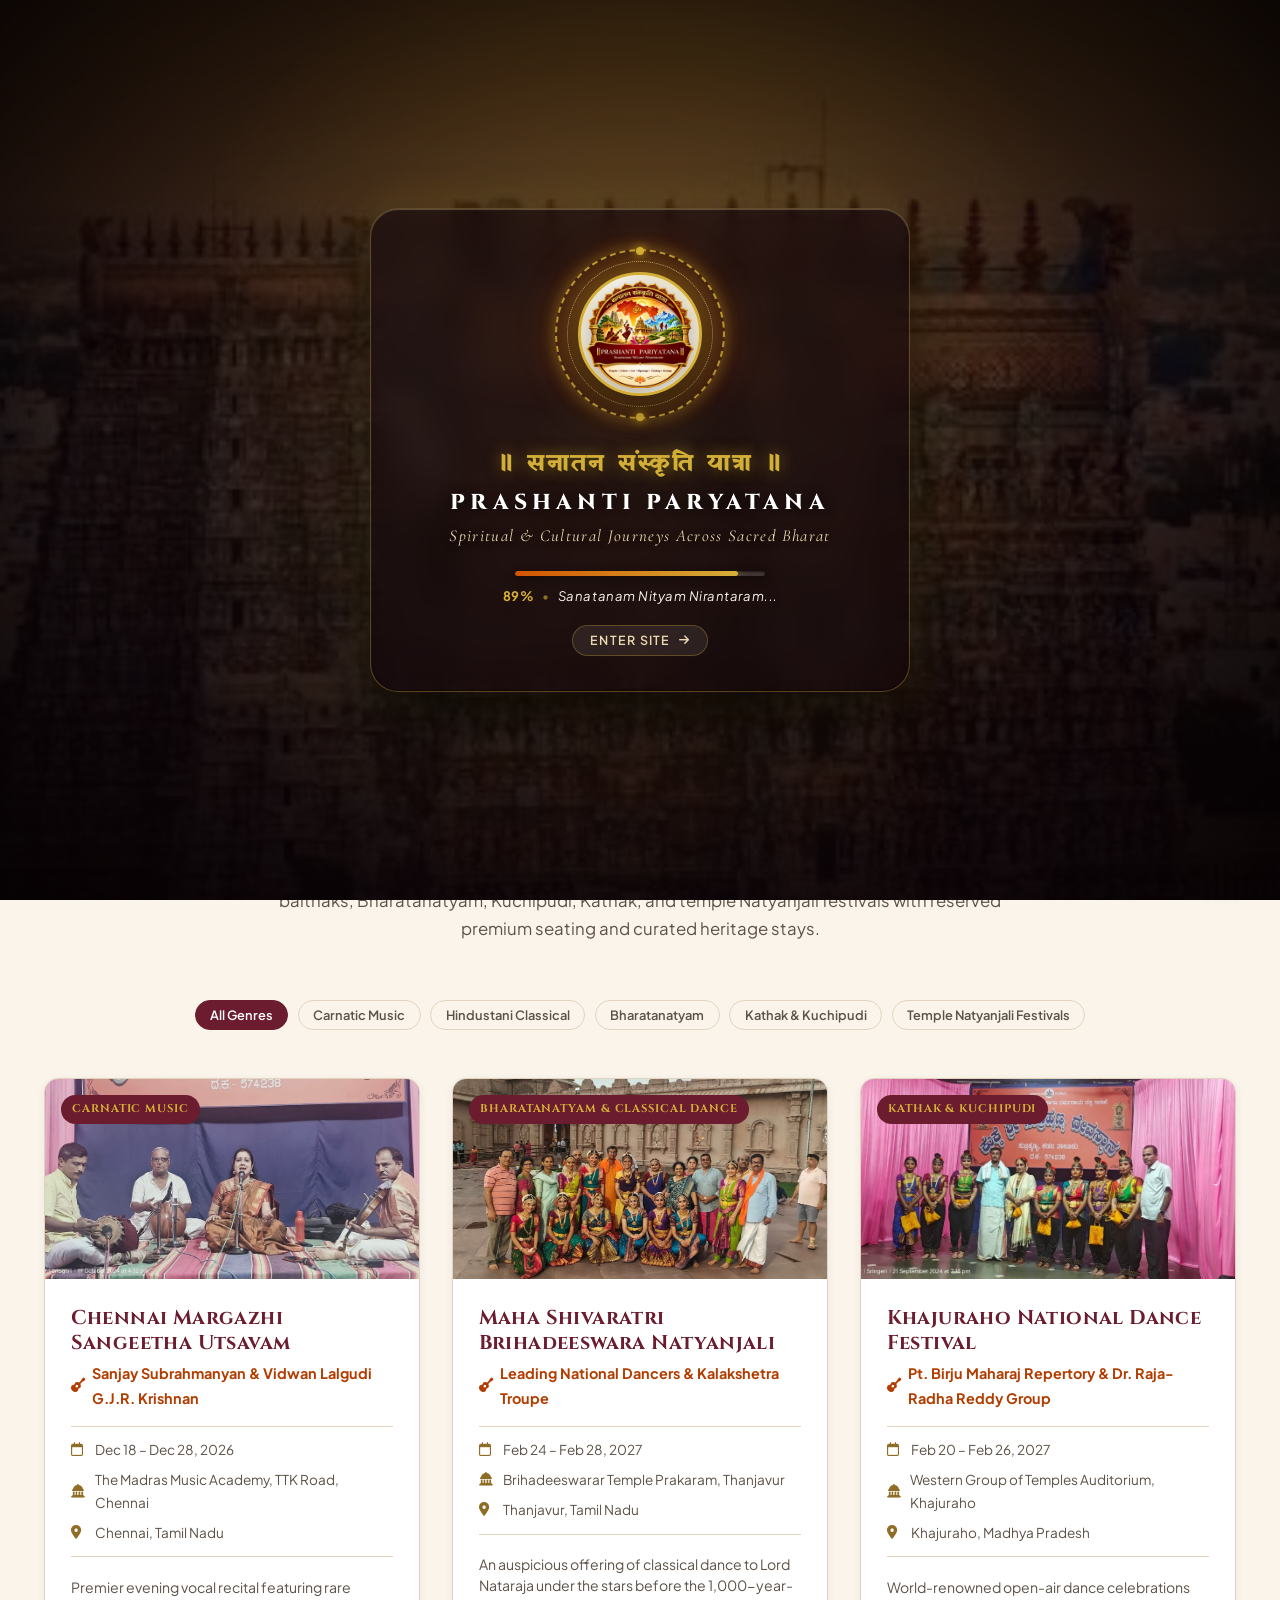
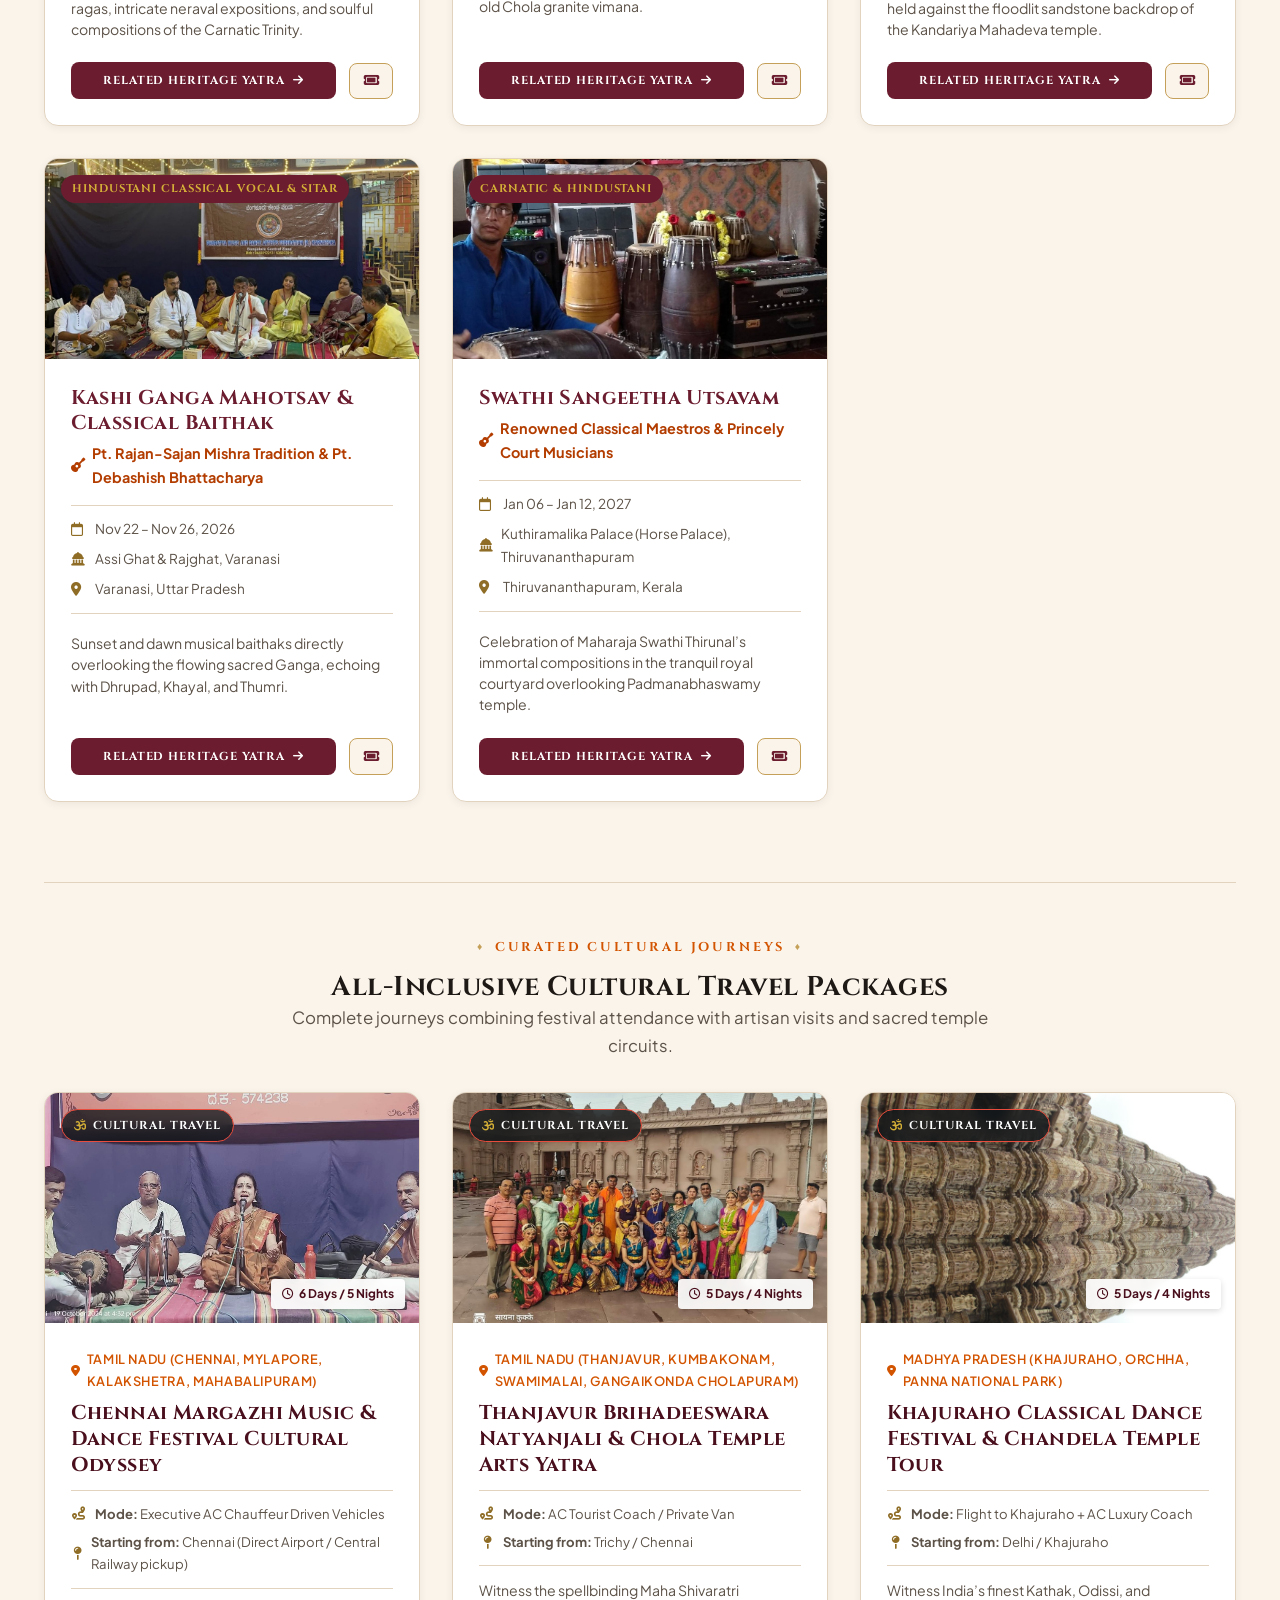
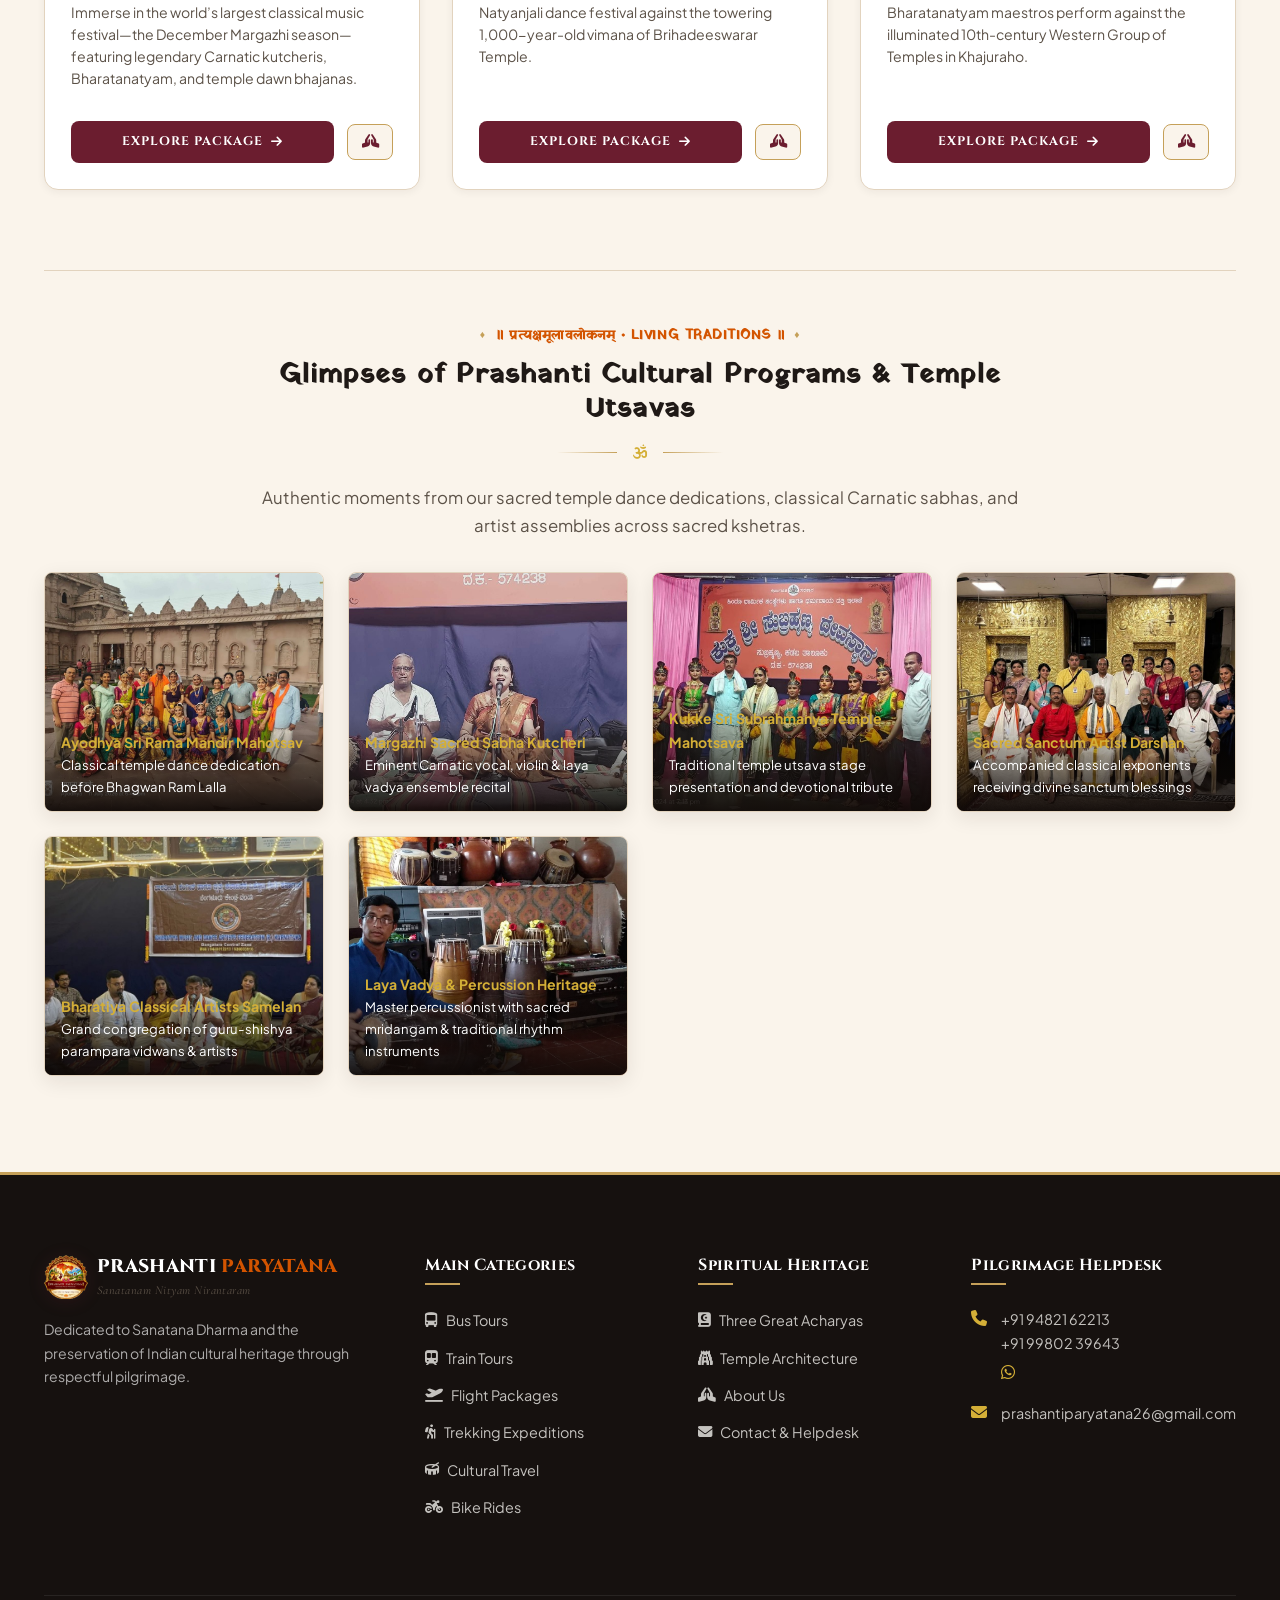
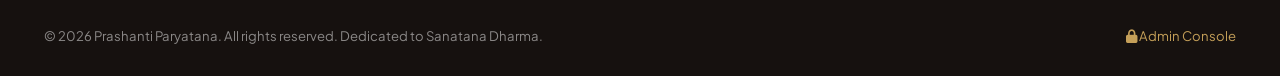
<file: cultural.html>
﻿<!DOCTYPE html>
<html lang="en">
<head>
  <link rel="icon" type="image/x-icon" href="favicon.ico" />
  <link rel="apple-touch-icon" href="assets/logo.png?v=3" />
  <meta charset="UTF-8" />
  <meta name="viewport" content="width=device-width, initial-scale=1.0" />
  <title>Cultural Travel Portal | Prashanti Paryatana</title>
  <meta name="description" content="Immerse in classical Indian sacred arts: Attend Carnatic, Hindustani, Bharatanatyam, and temple festivals, or register as a classical artist for sacred performances." />

  <link rel="preconnect" href="https://fonts.googleapis.com" />
  <link rel="preconnect" href="https://fonts.gstatic.com" crossorigin />
  <link rel="stylesheet" href="https://cdnjs.cloudflare.com/ajax/libs/font-awesome/6.5.1/css/all.min.css" />

  <link rel="stylesheet" href="css/style.css?v=6" />
  <link rel="stylesheet" href="css/components.css?v=2" />
</head>
<body data-page="cultural" data-page-category="cultural">

  <!-- ================= WEBSITE LOADING PRELOADER (FROM LOGO) ================= -->
  <div id="sitePreloader" class="site-preloader" aria-label="Loading Prashanti Paryatana">
    <!-- Cinematic Background Image Crossfade Carousel -->
    <div class="preloader-bg-slideshow">
      <div class="preloader-bg-slide active" style="background-image: url('assets/loader/bg-1.jpg');"></div>
      <div class="preloader-bg-slide" style="background-image: url('assets/loader/bg-2.jpg');"></div>
      <div class="preloader-bg-slide" style="background-image: url('assets/loader/bg-3.jpg');"></div>
      <div class="preloader-bg-slide" style="background-image: url('assets/loader/bg-4.jpg');"></div>
      <div class="preloader-bg-slide" style="background-image: url('assets/loader/bg-5.jpg');"></div>
      <div class="preloader-overlay"></div>
    </div>

    <!-- Center Floating Animated Logo Badge & Content -->
    <div class="preloader-content">
      <div class="preloader-badge">
        <div class="preloader-aura-glow"></div>
        <div class="preloader-mandala-outer"></div>
        <div class="preloader-mandala-inner"></div>
        <div class="preloader-logo-wrap">
          <img src="assets/logo.png?v=3" alt="Prashanti Paryatana" class="preloader-logo" />
        </div>
      </div>

      <div class="preloader-text-group">
        <div class="preloader-sanskrit font-sanskrit-style">॥ सनातन संस्कृति यात्रा ॥</div>
        <h1 class="preloader-title">PRASHANTI PARYATANA</h1>
        <p class="preloader-tagline">Spiritual & Cultural Journeys Across Sacred Bharat</p>
      </div>

      <!-- Modern Progress Line & Counter -->
      <div class="preloader-status">
        <div class="preloader-progress-bar">
          <div id="preloaderProgressFill" class="preloader-progress-fill"></div>
        </div>
        <div class="preloader-status-text">
          <span id="preloaderPercent">0%</span>
          <span class="preloader-dot">•</span>
          <span id="preloaderPhase">Awakening Sacred Heritage...</span>
        </div>
      </div>

      <button type="button" class="preloader-skip-btn" id="preloaderSkipBtn" title="Enter Website">
        Enter Site <i class="fa-solid fa-arrow-right"></i>
      </button>
    </div>
  </div>

  <!-- Top Bar -->
  <div class="top-bar">
    <div class="container top-bar-inner">
      <div class="top-bar-left">
        <div class="top-bar-item">
          <i class="fa-solid fa-om"></i>
          <span class="font-sanskrit-style">॥ सनातन संस्कृति यात्रा ॥</span>
        </div>
        <div class="top-bar-item">
          <i class="fa-solid fa-phone"></i>
          <a href="tel:+919482162213" style="color: inherit; text-decoration: none; font-weight: 600;">+91 94821 62213</a>
          <span style="opacity: 0.5; margin: 0 4px;">/</span>
          <a href="tel:+919980239643" style="color: inherit; text-decoration: none; font-weight: 600;">+91 99802 39643</a>
        </div>
        <div class="top-bar-item">
          <i class="fa-solid fa-envelope"></i>
          <a href="mailto:prashantiparyatana26@gmail.com" style="color: inherit; text-decoration: none;">prashantiparyatana26@gmail.com</a>
        </div>
      </div>
      <div class="top-bar-right">
        <div class="top-bar-links">
          <a href="about.html">About</a>
          <a href="heritage.html">Our Heritage</a>
          <a href="acharyas.html">Acharyas</a>
          <a href="contact.html">Contact</a>
        </div>
        <a href="admin.html" class="admin-portal-link">
          <i class="fa-solid fa-lock"></i> Admin Portal
        </a>
      </div>
    </div>
  </div>

  <!-- Header -->
  <header class="site-header">
    <div class="container site-header-inner">
      <a href="index.html" class="brand-identity">
        <img src="assets/logo.png?v=3" alt="Prashanti Paryatana Logo" class="brand-logo-img" />
        <div class="brand-text-wrap">
          <span class="brand-name font-sanskrit-style">PRASHANTI <span>PARYATANA</span></span>
          <span class="brand-tagline">Tours and Travels</span>
        </div>
      </a>

      <!-- 5 Prominent Categories -->
      <nav class="categories-nav">
        <a href="bus-tours.html" class="category-link">
          <i class="fa-solid fa-bus-simple"></i>
          <span>Bus Tours</span>
        </a>
        <a href="train-tours.html" class="category-link">
          <i class="fa-solid fa-train-subway"></i>
          <span>Train Tours</span>
        </a>
        <a href="flight-packages.html" class="category-link">
          <i class="fa-solid fa-plane-departure"></i>
          <span>Flight Packages</span>
        </a>
        <a href="trekking-expeditions.html" class="category-link">
          <i class="fa-solid fa-person-hiking"></i>
          <span>Trekking Expeditions</span>
        </a>
        <a href="cultural.html" class="category-link active">
          <i class="fa-solid fa-drum"></i>
          <span>Cultural Travel</span>
        </a>
        <a href="bike-rides.html" class="category-link">
          <i class="fa-solid fa-motorcycle"></i>
          <span>Bike Rides</span>
        </a>
      </nav>

      <div class="nav-actions">
        <button type="button" class="btn-plan-journey" onclick="openEnquiryModal('', 'Cultural Travel Enquiry', 'cultural')">
          <i class="fa-solid fa-hands-praying"></i>
          <span>Plan Your Journey</span>
        </button>
        <button type="button" class="mobile-nav-toggle" aria-label="Toggle navigation">
          <i class="fa-solid fa-bars-staggered"></i>
        </button>
      </div>
    </div>
  </header>

  <!-- Category Hero with Background Slideshow -->
  <section class="cultural-hero" style="position: relative; overflow: hidden; min-height: 480px; display: flex; align-items: center;">
    <!-- Background Slideshow of Real Cultural Programs -->
    <div class="cultural-slideshow-container">
      <div class="cultural-bg-slide active" style="background-image: url('assets/cultural/ayodhya-dance.jpg');"></div>
      <div class="cultural-bg-slide" style="background-image: url('assets/cultural/carnatic-kutcheri.jpg');"></div>
      <div class="cultural-bg-slide" style="background-image: url('assets/cultural/kukke-subrahmanya-stage.jpg');"></div>
      <div class="cultural-bg-slide" style="background-image: url('assets/cultural/golden-temple-artists.jpg');"></div>
      <div class="cultural-bg-slide" style="background-image: url('assets/cultural/music-dance-federation.jpg');"></div>
      <div class="cultural-bg-slide" style="background-image: url('assets/cultural/mridangam-vidwan.jpg');"></div>
      <div class="cultural-slideshow-overlay"></div>
    </div>

    <div class="container" style="text-align: center; max-width: 860px; position: relative; z-index: 3;">
      <span class="section-eyebrow font-sanskrit-style" style="color: var(--color-gold-bright); letter-spacing: 0.12em;">॥ नाद-नाट्य योग • Travel Category 05 ॥</span>
      <h1 class="font-sanskrit-style" style="color: #fff; margin-bottom: 1rem; font-size: clamp(2.2rem, 5vw, 3.2rem);">Cultural Travel Portal</h1>
      <p style="color: var(--color-sandalwood-light); font-size: 1.15rem; font-family: var(--font-serif); line-height: 1.6; text-shadow: 0 2px 8px rgba(0,0,0,0.8);">
        Connecting devotees, classical music enthusiasts, and traditional artists with ancient temple festivals, sacred music sabhas, and classical dance stages across Bharat.
      </p>

      <!-- Navigation Tabs Between Section A and Section B -->
      <div class="cultural-nav-tabs">
        <button type="button" class="cultural-tab-btn active" data-target="events">
          <i class="fa-solid fa-masks-theater"></i> A. Attend Cultural Performances
        </button>
        <button type="button" class="cultural-tab-btn" data-target="artist">
          <i class="fa-solid fa-id-card-clip"></i> B. Classical Artist Participation
        </button>
      </div>
    </div>
  </section>

  <!-- ================= SECTION A: ATTEND CULTURAL PERFORMANCES ================= -->
  <section id="culturalEventsSection" style="padding: 4.5rem 0 6rem 0;">
    <div class="container">
      <div class="section-header">
        <span class="section-eyebrow">Section A • Sacred Music & Dance</span>
        <h2>Attend Prestigious Classical Performances</h2>
        <div class="decorative-divider">
          <span></span><i class="fa-solid fa-om"></i><span></span>
        </div>
        <p>
          Travel domestically or internationally to experience timeless Carnatic concerts, Hindustani baithaks, Bharatanatyam, Kuchipudi, Kathak, and temple Natyanjali festivals with reserved premium seating and curated heritage stays.
        </p>
      </div>

      <!-- Genre Filter Pills -->
      <div style="display: flex; justify-content: center; flex-wrap: wrap; gap: 0.6rem; margin-bottom: 3rem;">
        <button type="button" class="filter-pill genre-filter-pill active" onclick="filterEventsByGenre('all', this)">All Genres</button>
        <button type="button" class="filter-pill genre-filter-pill" onclick="filterEventsByGenre('Carnatic', this)">Carnatic Music</button>
        <button type="button" class="filter-pill genre-filter-pill" onclick="filterEventsByGenre('Hindustani', this)">Hindustani Classical</button>
        <button type="button" class="filter-pill genre-filter-pill" onclick="filterEventsByGenre('Bharatanatyam', this)">Bharatanatyam</button>
        <button type="button" class="filter-pill genre-filter-pill" onclick="filterEventsByGenre('Kathak', this)">Kathak & Kuchipudi</button>
        <button type="button" class="filter-pill genre-filter-pill" onclick="filterEventsByGenre('Natyanjali', this)">Temple Natyanjali Festivals</button>
      </div>

      <!-- Events Grid -->
      <div id="culturalEventsGrid" class="events-grid">
        <!-- Rendered dynamically by js/cultural.js -->
      </div>

      <!-- Related Curated Cultural Packages -->
      <div style="margin-top: 5rem; padding-top: 3rem; border-top: 1px solid var(--color-sandalwood-border);">
        <div class="section-header" style="margin-bottom: 2rem;">
          <span class="section-eyebrow">Curated Cultural Journeys</span>
          <h3>All-Inclusive Cultural Travel Packages</h3>
          <p>Complete journeys combining festival attendance with artisan visits and sacred temple circuits.</p>
        </div>
        <div id="culturalPackagesGrid" class="packages-grid">
          <!-- Populated by JS -->
        </div>
      </div>

      <!-- Live Glimpses of Prashanti Cultural Programs -->
      <div style="margin-top: 5rem; padding-top: 3rem; border-top: 1px solid var(--color-sandalwood-border);">
        <div class="section-header" style="margin-bottom: 2rem;">
          <span class="section-eyebrow font-sanskrit-style" style="color: var(--color-saffron);">॥ प्रत्यक्षमूलावलोकनम् • Living Traditions ॥</span>
          <h3 class="font-sanskrit-style">Glimpses of Prashanti Cultural Programs & Temple Utsavas</h3>
          <div class="decorative-divider">
            <span></span><i class="fa-solid fa-om"></i><span></span>
          </div>
          <p>Authentic moments from our sacred temple dance dedications, classical Carnatic sabhas, and artist assemblies across sacred kshetras.</p>
        </div>

        <div class="cultural-gallery-grid">
          <div class="cultural-photo-card">
            <img src="assets/cultural/ayodhya-dance.jpg" alt="Ayodhya Sri Rama Mandir Classical Dance" loading="lazy" />
            <div class="cultural-photo-caption">
              <strong>Ayodhya Sri Rama Mandir Mahotsav</strong>
              <span>Classical temple dance dedication before Bhagwan Ram Lalla</span>
            </div>
          </div>
          <div class="cultural-photo-card">
            <img src="assets/cultural/carnatic-kutcheri.jpg" alt="Margazhi Carnatic Kutcheri" loading="lazy" />
            <div class="cultural-photo-caption">
              <strong>Margazhi Sacred Sabha Kutcheri</strong>
              <span>Eminent Carnatic vocal, violin & laya vadya ensemble recital</span>
            </div>
          </div>
          <div class="cultural-photo-card">
            <img src="assets/cultural/kukke-subrahmanya-stage.jpg" alt="Kukke Sri Subrahmanya Temple Mahotsava" loading="lazy" />
            <div class="cultural-photo-caption">
              <strong>Kukke Sri Subrahmanya Temple Mahotsava</strong>
              <span>Traditional temple utsava stage presentation and devotional tribute</span>
            </div>
          </div>
          <div class="cultural-photo-card">
            <img src="assets/cultural/golden-temple-artists.jpg" alt="Sacred Sanctum Artist Darshan" loading="lazy" />
            <div class="cultural-photo-caption">
              <strong>Sacred Sanctum Artist Darshan</strong>
              <span>Accompanied classical exponents receiving divine sanctum blessings</span>
            </div>
          </div>
          <div class="cultural-photo-card">
            <img src="assets/cultural/music-dance-federation.jpg" alt="Bharatiya Music & Dance Artists Federation" loading="lazy" />
            <div class="cultural-photo-caption">
              <strong>Bharatiya Classical Artists Samelan</strong>
              <span>Grand congregation of guru-shishya parampara vidwans & artists</span>
            </div>
          </div>
          <div class="cultural-photo-card">
            <img src="assets/cultural/mridangam-vidwan.jpg" alt="Laya Vadya Percussion Vidwan" loading="lazy" />
            <div class="cultural-photo-caption">
              <strong>Laya Vadya & Percussion Heritage</strong>
              <span>Master percussionist with sacred mridangam & traditional rhythm instruments</span>
            </div>
          </div>
        </div>
      </div>
    </div>
  </section>

  <!-- ================= SECTION B: ARTIST PARTICIPATION ================= -->
  <section id="artistRegistrationSection" style="padding: 4.5rem 0 6rem 0; display: none;">
    <div class="container">
      <div class="section-header">
        <span class="section-eyebrow">Section B • For Performing Artists</span>
        <h2>Classical Artist Temple Program Registration</h2>
        <div class="decorative-divider">
          <span></span><i class="fa-solid fa-om"></i><span></span>
        </div>
        <p>
          Classical musicians, vocalists, instrumentalists, and classical dancers may register their interest to offer their art in sacred temple spaces and heritage festivals.
        </p>
      </div>

      <div class="artist-registration-wrap">
        <!-- Explicit Mandatory Disclaimer -->
        <div class="artist-disclaimer-notice">
          <strong><i class="fa-solid fa-triangle-exclamation"></i> Important Temple Protocol & Permissions Notice</strong>
          Please understand that performances in temple sanctums and heritage sabhas are strictly subject to temple trust guidelines, hereditary agama customs, and festival committee permissions. Prashanti Paryatana acts as a cultural coordinator and facilitator to match verified artists with suitable temple trusts and auspicious utsavam dates.
        </div>

        <div id="artistFormContainer">
          <form id="artistRegistrationForm">
            <div class="form-grid-2">
              <div class="form-group">
                <label class="form-label">Artist Full Name <span class="req">*</span></label>
                <input type="text" name="artistName" class="form-control" placeholder="e.g. Smt. Gayatri Ramaswamy" required />
              </div>
              <div class="form-group">
                <label class="form-label">Email Address <span class="req">*</span></label>
                <input type="email" name="artistEmail" class="form-control" placeholder="artist@example.com" required />
              </div>
            </div>

            <div class="form-grid-2">
              <div class="form-group">
                <label class="form-label">Phone Number / WhatsApp <span class="req">*</span></label>
                <input type="tel" name="artistPhone" class="form-control" placeholder="+91 94440 12345" required />
              </div>
              <div class="form-group">
                <label class="form-label">City of Residence <span class="req">*</span></label>
                <input type="text" name="artistCity" class="form-control" placeholder="e.g. Chennai, Bengaluru, Mumbai" required />
              </div>
            </div>

            <div class="form-grid-2">
              <div class="form-group">
                <label class="form-label">Country <span class="req">*</span></label>
                <input type="text" name="artistCountry" class="form-control" value="India" required />
              </div>
              <div class="form-group">
                <label class="form-label">Art Form & Disciplinary School (Bani/Gharana) <span class="req">*</span></label>
                <input type="text" name="artistArtForm" class="form-control" placeholder="e.g. Bharatanatyam (Kalakshetra), Carnatic Vocal, Saraswathi Veena" required />
              </div>
            </div>

            <div class="form-grid-2">
              <div class="form-group">
                <label class="form-label">Years of Performing Experience <span class="req">*</span></label>
                <input type="text" name="artistExperience" class="form-control" placeholder="e.g. 12 years (Graded AIR/Doordarshan)" required />
              </div>
              <div class="form-group">
                <label class="form-label">Preferred Performance Location / Circuit <span class="req">*</span></label>
                <input type="text" name="artistLocation" class="form-control" placeholder="e.g. Thanjavur, Sringeri, Udupi, Kashi, Melkote" required />
              </div>
            </div>

            <div class="form-group">
              <label class="form-label">Seasonal Availability (Months / Festivals)</label>
              <input type="text" name="artistAvailability" class="form-control" placeholder="e.g. Maha Shivaratri, Margazhi Season, Navaratri, Weekends" />
            </div>

            <div class="form-group">
              <label class="form-label">Portfolio or Performance Video Link (YouTube / Drive / Web) <span class="req">*</span></label>
              <input type="url" name="artistPortfolio" class="form-control" placeholder="https://youtube.com/watch?v=your-performance" required />
              <small style="color: var(--text-muted); font-size: 0.78rem;">Please share a clear recording of a live concert or stage recital.</small>
            </div>

            <button type="submit" class="form-submit-btn" style="margin-top: 1rem;">
              <i class="fa-solid fa-hands-praying"></i> Submit Artist Registration
            </button>
          </form>
        </div>

        <!-- Success Feedback for Artist Registration -->
        <div id="artistSuccessContainer" style="display: none; text-align: center; padding: 2rem 0;">
          <div class="confirmation-badge-icon"><i class="fa-solid fa-check"></i></div>
          <h3 style="color: var(--color-maroon); margin-bottom: 0.5rem;">Registration Submitted With Reverence</h3>
          <p style="color: var(--text-secondary); max-width: 520px; margin: 0 auto 1.5rem auto;">
            Namaskaram. Your artistic portfolio has been received. Our cultural advisory board will review your performance link against upcoming temple utsavam schedules.
          </p>
          <div class="reference-display-box">
            <span style="font-size: 0.75rem; text-transform: uppercase; color: var(--text-muted); font-weight: 700;">Artist Registration ID</span>
            <div id="artistRegIdDisplay" class="reference-code">ART-2026-000</div>
          </div>
          <button type="button" class="btn-explore" style="margin: 0 auto; display: inline-flex;" onclick="resetArtistForm()">
            <span>Submit Another Registration</span>
          </button>
        </div>
      </div>
    </div>
  </section>

  <!-- Footer -->
  <footer class="site-footer">
    <div class="container">
      <div class="footer-top-grid">
        <div class="footer-col footer-brand-col">
          <div class="brand-identity" style="margin-bottom: 1rem;">
            <img src="assets/logo.png?v=3" alt="Prashanti Paryatana Logo" class="brand-logo-img" style="width: 44px; height: 44px;" />
            <div class="brand-text-wrap">
              <span class="brand-name font-sanskrit-style" style="font-size: 1.15rem; color:#fff;">PRASHANTI <span>PARYATANA</span></span>
              <span class="brand-tagline">Sanatanam Nityam Nirantaram</span>
            </div>
          </div>
          <p>Dedicated to Sanatana Dharma and the preservation of Indian cultural heritage through respectful pilgrimage.</p>
        </div>
        <div class="footer-col">
          <h4>Main Categories</h4>
          <ul class="footer-links-list">
            <li><a href="bus-tours.html"><i class="fa-solid fa-bus-simple"></i> Bus Tours</a></li>
            <li><a href="train-tours.html"><i class="fa-solid fa-train-subway"></i> Train Tours</a></li>
            <li><a href="flight-packages.html"><i class="fa-solid fa-plane-departure"></i> Flight Packages</a></li>
            <li><a href="trekking-expeditions.html"><i class="fa-solid fa-person-hiking"></i> Trekking Expeditions</a></li>
            <li><a href="cultural.html"><i class="fa-solid fa-drum"></i> Cultural Travel</a></li>
            <li><a href="bike-rides.html"><i class="fa-solid fa-motorcycle"></i> Bike Rides</a></li>
          </ul>
        </div>
        <div class="footer-col">
          <h4>Spiritual Heritage</h4>
          <ul class="footer-links-list">
            <li><a href="acharyas.html"><i class="fa-solid fa-book-quran"></i> Three Great Acharyas</a></li>
            <li><a href="heritage.html"><i class="fa-solid fa-gopuram"></i> Temple Architecture</a></li>
            <li><a href="about.html"><i class="fa-solid fa-hands-praying"></i> About Us</a></li>
            <li><a href="contact.html"><i class="fa-solid fa-envelope"></i> Contact & Helpdesk</a></li>
          </ul>
        </div>
        <div class="footer-col">
          <h4>Pilgrimage Helpdesk</h4>
          <div class="footer-contact-item">
            <i class="fa-solid fa-phone"></i>
            <div>
              <a href="tel:+919482162213" style="color: inherit; text-decoration: none;">+91 94821 62213</a><br />
              <a href="tel:+919980239643" style="color: inherit; text-decoration: none;">+91 99802 39643</a><br />
              <a href="https://wa.me/919980239643?text=Namaskaram!%20I%20would%20like%20to%20enquire%20about%20a%20yatra." target="_blank" rel="noopener noreferrer" style="color: #25D366; text-decoration: none; font-size: 1.35rem; display: inline-flex; align-items: center; margin-top: 0.35rem; transition: transform 0.2s ease;" title="Chat on WhatsApp" aria-label="Chat on WhatsApp">
                <i class="fa-brands fa-whatsapp"></i>
              </a>
            </div>
          </div>
          <div class="footer-contact-item">
            <i class="fa-solid fa-envelope"></i>
            <div>
              <a href="mailto:prashantiparyatana26@gmail.com" style="color: inherit; text-decoration: none;">prashantiparyatana26@gmail.com</a>
            </div>
          </div>
        </div>
      </div>
      <div class="footer-bottom">
        <div class="footer-bottom-inner">
          <p>© 2026 Prashanti Paryatana. All rights reserved. Dedicated to Sanatana Dharma.</p>
          <a href="admin.html" style="color: var(--color-gold);"><i class="fa-solid fa-lock"></i> Admin Console</a>
        </div>
      </div>
    </div>
  </footer>

  <!-- Global Modal & Mobile Drawer -->
  <div id="enquiryModal" class="modal-backdrop">
    <div class="modal-dialog">
      <div class="modal-header">
        <h3><i class="fa-solid fa-hands-praying" style="color: var(--color-gold-bright); margin-right: 0.5rem;"></i> Plan Your Sacred Journey</h3>
        <button type="button" class="modal-close-btn">&times;</button>
      </div>
      <div class="modal-body">
        <!-- Direct Quick Contact Pill -->
        <div class="modal-quick-contact" style="display: flex; align-items: center; justify-content: space-between; flex-wrap: wrap; gap: 0.5rem; background: var(--color-sandalwood-light); border: 1px solid var(--color-gold); border-radius: var(--radius-sm); padding: 0.6rem 0.9rem; margin-bottom: 1.2rem; font-size: 0.82rem;">
          <div style="display: flex; align-items: center; gap: 0.4rem;">
            <i class="fa-solid fa-phone" style="color: var(--color-saffron);"></i>
            <span style="font-weight: 600; color: var(--color-maroon);">Call:</span>
            <a href="tel:+919482162213" style="color: var(--color-maroon); font-weight: 700; text-decoration: none;">+91 94821 62213</a>
            <span style="opacity: 0.5;">/</span>
            <a href="tel:+919980239643" style="color: var(--color-maroon); font-weight: 700; text-decoration: none;">+91 99802 39643</a>
          </div>
          <div style="display: flex; align-items: center; gap: 0.6rem;">
            <a href="https://wa.me/919980239643?text=Namaskaram!%20I%20have%20an%20enquiry%20regarding%20pilgrimage." target="_blank" rel="noopener noreferrer" style="color: #25D366; text-decoration: none; display: inline-flex; align-items: center; font-size: 1.25rem; transition: transform 0.2s ease;" title="Chat on WhatsApp" aria-label="Chat on WhatsApp">
              <i class="fa-brands fa-whatsapp"></i>
            </a>
            <span style="opacity: 0.4;">|</span>
            <a href="mailto:prashantiparyatana26@gmail.com" style="color: var(--color-maroon); font-weight: 600; text-decoration: none;">prashantiparyatana26@gmail.com</a>
          </div>
        </div>
        <div id="enquiryFormContainer">
          <form id="enquiryForm">
            <div class="form-grid-2">
              <div class="form-group">
                <label class="form-label">Full Name <span class="req">*</span></label>
                <input type="text" name="fullName" class="form-control" required />
              </div>
              <div class="form-group">
                <label class="form-label">Email Address <span class="req">*</span></label>
                <input type="email" name="email" class="form-control" required />
              </div>
            </div>
            <div class="form-grid-2">
              <div class="form-group">
                <label class="form-label">Mobile Number <span class="req">*</span></label>
                <input type="tel" name="phone" class="form-control" required />
              </div>
              <div class="form-group">
                <label class="form-label">Starting Location</label>
                <input type="text" name="startingLocation" class="form-control" />
              </div>
            </div>
            <div class="form-grid-2">
              <div class="form-group">
                <label class="form-label">Category</label>
                <select name="category" id="enqCategorySelect" class="form-control">
                  <option value="cultural" selected>Cultural Travel</option>
                  <option value="bus">Bus Tours</option>
                  <option value="train">Train Tours</option>
                  <option value="flight">Flight Packages</option>
                  <option value="trekking">Trekking Expeditions</option>
                  <option value="bike">Bike Rides</option>
                </select>
              </div>
              <div class="form-group">
                <label class="form-label">Preferred Package</label>
                <select name="preferredPackage" id="enqPackageSelect" class="form-control"></select>
              </div>
            </div>
            <div class="form-grid-2">
              <div class="form-group">
                <label class="form-label">Departure Date <span class="req">*</span></label>
                <input type="date" name="departureDate" class="form-control" required />
              </div>
              <div class="form-group">
                <label class="form-label">Travellers <span class="req">*</span></label>
                <input type="number" name="travellers" min="1" max="40" class="form-control" value="2" required />
              </div>
            </div>
            <div class="form-group">
              <label class="form-label">Special Requirements</label>
              <textarea name="requirements" class="form-control" placeholder="Festival seating, instruments handling, elder care..."></textarea>
            </div>
            <button type="submit" class="form-submit-btn">
              <i class="fa-solid fa-paper-plane"></i> Submit Cultural Travel Enquiry
            </button>
          </form>
        </div>
        <div id="enquiryConfirmationContainer" class="enquiry-confirmation" style="display: none;">
          <div class="confirmation-badge-icon"><i class="fa-solid fa-check"></i></div>
          <h3 style="color: var(--color-maroon);">Enquiry Registered!</h3>
          <div class="reference-display-box">
            <div id="confirmationRefCode" class="reference-code">PP-2026-YTR-0000</div>
          </div>
          <div id="confirmationSummary" style="font-size: 0.85rem; text-align: left; background: #fff; padding: 1rem; border-radius: var(--radius-sm); border: 1px solid var(--color-sandalwood-border); margin-bottom: 1.5rem;"></div>
          <button type="button" class="btn-quick-enquire" onclick="closeEnquiryModal()">Close</button>
        </div>
      </div>
    </div>
  </div>

  <!-- Mobile Drawer -->
  <div class="mobile-drawer">
    <div class="mobile-drawer-content">
      <div class="mobile-drawer-header">
        <span class="brand-name" style="font-size: 1.1rem;">Prashanti <span>Paryatana</span></span>
        <button type="button" class="mobile-drawer-close" style="background:none; border:none; font-size: 1.4rem;">&times;</button>
      </div>
      <div class="mobile-drawer-links">
        <a href="bus-tours.html" class="mobile-nav-item"><i class="fa-solid fa-bus-simple"></i> Bus Tours</a>
        <a href="train-tours.html" class="mobile-nav-item"><i class="fa-solid fa-train-subway"></i> Train Tours</a>
        <a href="flight-packages.html" class="mobile-nav-item"><i class="fa-solid fa-plane-departure"></i> Flight Packages</a>
        <a href="trekking-expeditions.html" class="mobile-nav-item"><i class="fa-solid fa-person-hiking"></i> Trekking Expeditions</a>
        <a href="cultural.html" class="mobile-nav-item active"><i class="fa-solid fa-drum"></i> Cultural Travel</a>
        <a href="bike-rides.html" class="mobile-nav-item"><i class="fa-solid fa-motorcycle"></i> Bike Rides</a>
        <a href="index.html" class="mobile-nav-item"><i class="fa-solid fa-house"></i> Home</a>
      </div>
    </div>
  </div>

  <script src="js/data.js"></script>
  <script src="js/app.js"></script>
  <script src="js/cultural.js"></script>
  <script>
    document.addEventListener('DOMContentLoaded', () => {
      // Render cultural packages under Section A
      const container = document.getElementById('culturalPackagesGrid');
      if (container && window.PrashantiDB) {
        const cultPackages = window.PrashantiDB.getPackagesByCategory('cultural');
        container.innerHTML = cultPackages.map(p => window.createPackageCardHTML(p)).join('');
      }

      // Check if URL has #artist-registration hash
      if (window.location.hash === '#artist-registration') {
        const artistTab = document.querySelector('.cultural-tab-btn[data-target="artist"]');
        if (artistTab) artistTab.click();
      }
    });
  </script>
</body>
</html>
</file>
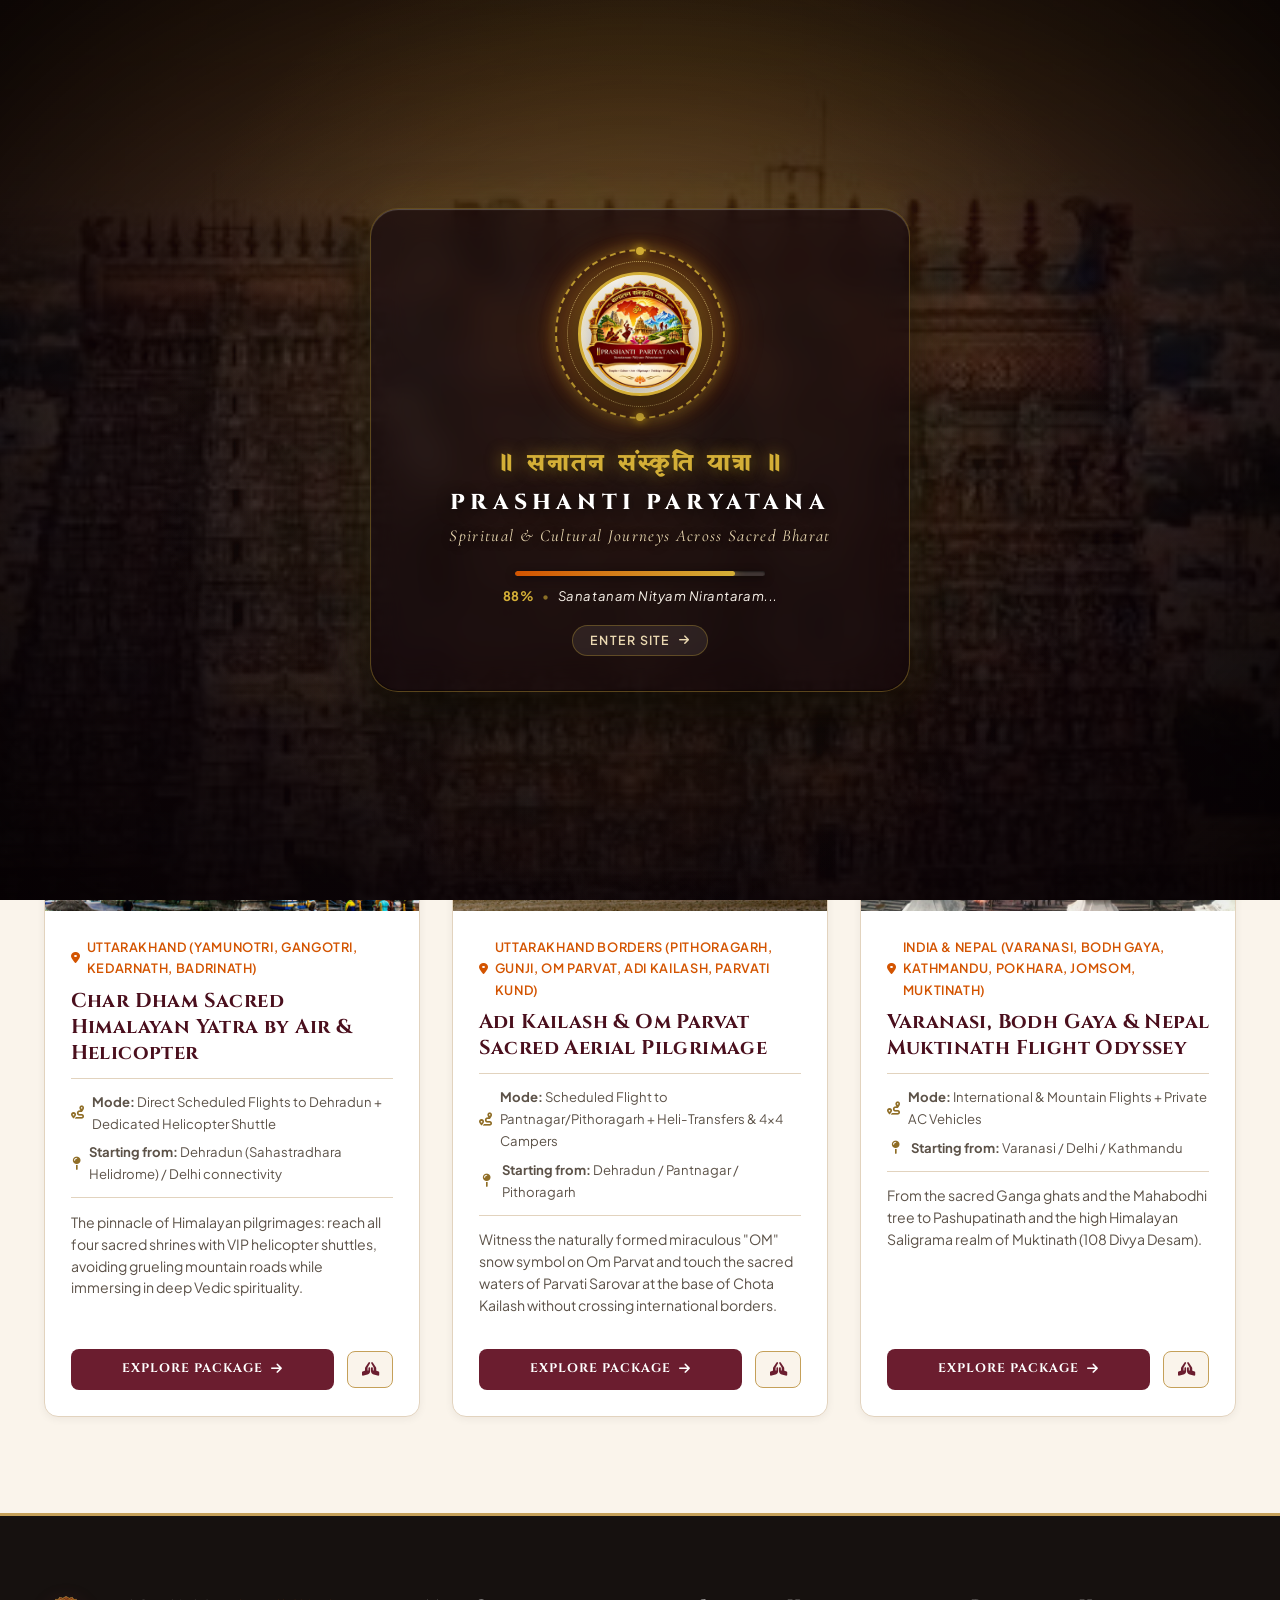
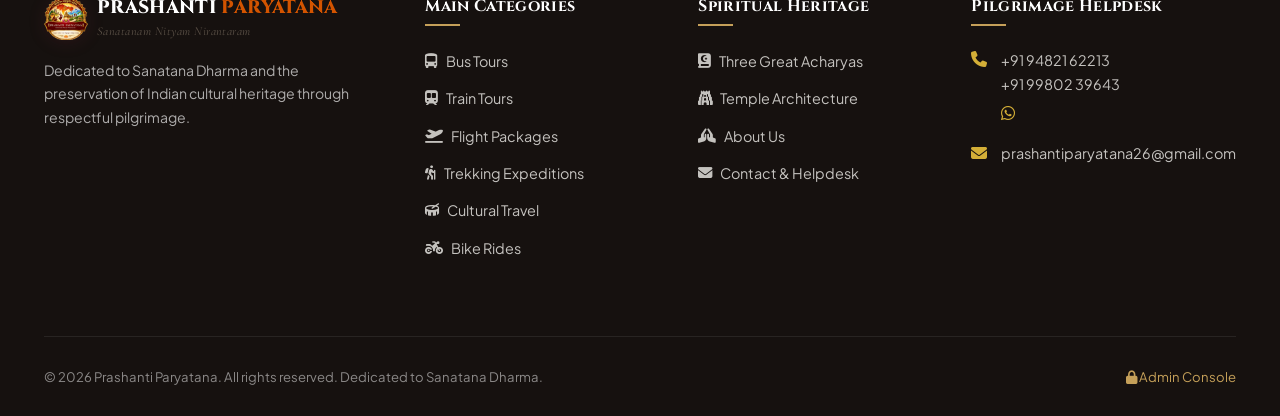
<file: flight-packages.html>
<!DOCTYPE html>
<html lang="en">
<head>
  <link rel="icon" type="image/x-icon" href="favicon.ico" />
  <link rel="apple-touch-icon" href="assets/logo.png?v=3" />
  <meta charset="UTF-8" />
  <meta name="viewport" content="width=device-width, initial-scale=1.0" />
  <title>Flight Packages & Heli Yatras | Prashanti Paryatana</title>
  <meta name="description" content="Aerial and flight pilgrimage packages to Char Dham, Adi Kailash, Om Parvat, and Nepal Muktinath with helicopter shuttles and luxury alpine stays." />

  <link rel="preconnect" href="https://fonts.googleapis.com" />
  <link rel="preconnect" href="https://fonts.gstatic.com" crossorigin />
  <link rel="stylesheet" href="https://cdnjs.cloudflare.com/ajax/libs/font-awesome/6.5.1/css/all.min.css" />

  <link rel="stylesheet" href="css/style.css?v=6" />
  <link rel="stylesheet" href="css/components.css?v=2" />
</head>
<body data-page="flight" data-page-category="flight">

      <!-- ================= WEBSITE LOADING PRELOADER (CINEMATIC BACKGROUND & MOVING LOGO) ================= -->
  <div id="sitePreloader" class="site-preloader" aria-label="Loading Prashanti Paryatana">
    <!-- Cinematic Background Image Crossfade Carousel -->
    <div class="preloader-bg-slideshow">
      <div class="preloader-bg-slide active" style="background-image: url('assets/loader/bg-1.jpg');"></div>
      <div class="preloader-bg-slide" style="background-image: url('assets/loader/bg-2.jpg');"></div>
      <div class="preloader-bg-slide" style="background-image: url('assets/loader/bg-3.jpg');"></div>
      <div class="preloader-bg-slide" style="background-image: url('assets/loader/bg-4.jpg');"></div>
      <div class="preloader-bg-slide" style="background-image: url('assets/loader/bg-5.jpg');"></div>
      <div class="preloader-overlay"></div>
    </div>

    <!-- Center Floating Animated Logo Badge & Content -->
    <div class="preloader-content">
      <div class="preloader-badge">
        <div class="preloader-aura-glow"></div>
        <div class="preloader-mandala-outer"></div>
        <div class="preloader-mandala-inner"></div>
        <div class="preloader-logo-wrap">
          <img src="assets/logo.png?v=3" alt="Prashanti Paryatana" class="preloader-logo" />
        </div>
      </div>

      <div class="preloader-text-group">
        <div class="preloader-sanskrit font-sanskrit-style">॥ सनातन संस्कृति यात्रा ॥</div>
        <h1 class="preloader-title">PRASHANTI PARYATANA</h1>
        <p class="preloader-tagline">Spiritual & Cultural Journeys Across Sacred Bharat</p>
      </div>

      <!-- Modern Progress Line & Counter -->
      <div class="preloader-status">
        <div class="preloader-progress-bar">
          <div id="preloaderProgressFill" class="preloader-progress-fill"></div>
        </div>
        <div class="preloader-status-text">
          <span id="preloaderPercent">0%</span>
          <span class="preloader-dot">•</span>
          <span id="preloaderPhase">Awakening Sacred Heritage...</span>
        </div>
      </div>

      <button type="button" class="preloader-skip-btn" id="preloaderSkipBtn" title="Enter Website">
        Enter Site <i class="fa-solid fa-arrow-right"></i>
      </button>
    </div>
  </div>
  </div>

<!-- Top Bar -->
  <div class="top-bar">
    <div class="container top-bar-inner">
      <div class="top-bar-left">
        <div class="top-bar-item">
          <i class="fa-solid fa-om"></i>
          <span class="font-sanskrit-style">॥ सनातन संस्कृति यात्रा ॥</span>
        </div>
        <div class="top-bar-item">
          <i class="fa-solid fa-phone"></i>
          <a href="tel:+919482162213" style="color: inherit; text-decoration: none; font-weight: 600;">+91 94821 62213</a>
          <span style="opacity: 0.5; margin: 0 4px;">/</span>
          <a href="tel:+919980239643" style="color: inherit; text-decoration: none; font-weight: 600;">+91 99802 39643</a>
        </div>
        <div class="top-bar-item">
          <i class="fa-solid fa-envelope"></i>
          <a href="mailto:prashantiparyatana26@gmail.com" style="color: inherit; text-decoration: none;">prashantiparyatana26@gmail.com</a>
        </div>
      </div>
      <div class="top-bar-right">
        <div class="top-bar-links">
          <a href="about.html">About</a>
          <a href="heritage.html">Our Heritage</a>
          <a href="acharyas.html">Acharyas</a>
          <a href="contact.html">Contact</a>
        </div>
        <a href="admin.html" class="admin-portal-link">
          <i class="fa-solid fa-lock"></i> Admin Portal
        </a>
      </div>
    </div>
  </div>

  <!-- Header -->
  <header class="site-header">
    <div class="container site-header-inner">
            <a href="index.html" class="brand-identity">
        <img src="assets/logo.png?v=3" alt="Prashanti Paryatana Logo" class="brand-logo-img" />
        <div class="brand-text-wrap">
          <span class="brand-name font-sanskrit-style">PRASHANTI <span>PARYATANA</span></span>
          <span class="brand-tagline">Tours and Travels</span>
        </div>
      </a>

      <!-- 5 Prominent Categories -->
      <nav class="categories-nav">
        <a href="bus-tours.html" class="category-link">
          <i class="fa-solid fa-bus-simple"></i>
          <span>Bus Tours</span>
        </a>
        <a href="train-tours.html" class="category-link">
          <i class="fa-solid fa-train-subway"></i>
          <span>Train Tours</span>
        </a>
        <a href="flight-packages.html" class="category-link active">
          <i class="fa-solid fa-plane-departure"></i>
          <span>Flight Packages</span>
        </a>
        <a href="trekking-expeditions.html" class="category-link">
          <i class="fa-solid fa-person-hiking"></i>
          <span>Trekking Expeditions</span>
        </a>
        <a href="cultural.html" class="category-link">
          <i class="fa-solid fa-drum"></i>
          <span>Cultural Travel</span>
        </a>
        <a href="bike-rides.html" class="category-link">
          <i class="fa-solid fa-motorcycle"></i>
          <span>Bike Rides</span>
        </a>
      </nav>

      <div class="nav-actions">
        <button type="button" class="btn-plan-journey" onclick="openEnquiryModal('', 'Flight Package Enquiry', 'flight')">
          <i class="fa-solid fa-hands-praying"></i>
          <span>Plan Your Journey</span>
        </button>
        <button type="button" class="mobile-nav-toggle" aria-label="Toggle navigation">
          <i class="fa-solid fa-bars-staggered"></i>
        </button>
      </div>
    </div>
  </header>

  <!-- Category Hero -->
  <section class="category-hero" style="background: linear-gradient(135deg, #2B1638 0%, #110B18 100%);">
    <div class="container category-hero-content">
      <span class="section-eyebrow" style="color: var(--color-gold-bright);">Travel Category 03</span>
      <h1>Flight Packages & Helicopter Aerial Pilgrimages</h1>
      <p>
        The most dignified, comfortable way to reach remote high-altitude Himalayan sanctums. Featuring private helicopter charters across the Uttarakhand Char Dham, direct mountain flights to Nepal Muktinath, and aerial circuits to Adi Kailash and Om Parvat.
      </p>
    </div>
  </section>

  <!-- Filter & Search Bar -->
  <div class="container filter-bar-wrap">
    <div class="filter-bar">
      <div class="filter-group">
        <span class="filter-label">Filter:</span>
        <button type="button" class="filter-pill active" data-category="flight">All Flight Packages</button>
        <a href="packages.html" class="filter-pill">View All Categories</a>
      </div>

      <div class="search-input-wrap">
        <i class="fa-solid fa-magnifying-glass"></i>
        <input type="text" id="packageSearchInput" class="search-input" placeholder="Search flight yatras, helidromes, or shrines..." />
      </div>
    </div>
  </div>

  <!-- Package Listing Grid -->
  <main class="container" style="padding-bottom: 6rem;">
    <div id="packagesGridContainer" class="packages-grid">
      <!-- Populated dynamically by js/packages.js -->
    </div>
  </main>

  <!-- Footer -->
  <footer class="site-footer">
    <div class="container">
      <div class="footer-top-grid">
        <div class="footer-col footer-brand-col">
                    <div class="brand-identity" style="margin-bottom: 1rem;">
            <img src="assets/logo.png?v=3" alt="Prashanti Paryatana Logo" class="brand-logo-img" style="width: 44px; height: 44px;" />
            <div class="brand-text-wrap">
              <span class="brand-name font-sanskrit-style" style="font-size: 1.15rem; color:#fff;">PRASHANTI <span>PARYATANA</span></span>
              <span class="brand-tagline">Sanatanam Nityam Nirantaram</span>
            </div>
          </div>
          <p>Dedicated to Sanatana Dharma and the preservation of Indian cultural heritage through respectful pilgrimage.</p>
        </div>
        <div class="footer-col">
          <h4>Main Categories</h4>
          <ul class="footer-links-list">
            <li><a href="bus-tours.html"><i class="fa-solid fa-bus-simple"></i> Bus Tours</a></li>
            <li><a href="train-tours.html"><i class="fa-solid fa-train-subway"></i> Train Tours</a></li>
            <li><a href="flight-packages.html"><i class="fa-solid fa-plane-departure"></i> Flight Packages</a></li>
            <li><a href="trekking-expeditions.html"><i class="fa-solid fa-person-hiking"></i> Trekking Expeditions</a></li>
            <li><a href="cultural.html"><i class="fa-solid fa-drum"></i> Cultural Travel</a></li>
            <li><a href="bike-rides.html"><i class="fa-solid fa-motorcycle"></i> Bike Rides</a></li>
          </ul>
        </div>
        <div class="footer-col">
          <h4>Spiritual Heritage</h4>
          <ul class="footer-links-list">
            <li><a href="acharyas.html"><i class="fa-solid fa-book-quran"></i> Three Great Acharyas</a></li>
            <li><a href="heritage.html"><i class="fa-solid fa-gopuram"></i> Temple Architecture</a></li>
            <li><a href="about.html"><i class="fa-solid fa-hands-praying"></i> About Us</a></li>
            <li><a href="contact.html"><i class="fa-solid fa-envelope"></i> Contact & Helpdesk</a></li>
          </ul>
        </div>
        <div class="footer-col">
          <h4>Pilgrimage Helpdesk</h4>
          <div class="footer-contact-item">
            <i class="fa-solid fa-phone"></i>
            <div>
              <a href="tel:+919482162213" style="color: inherit; text-decoration: none;">+91 94821 62213</a><br />
              <a href="tel:+919980239643" style="color: inherit; text-decoration: none;">+91 99802 39643</a><br />
              <a href="https://wa.me/919980239643?text=Namaskaram!%20I%20would%20like%20to%20enquire%20about%20a%20yatra." target="_blank" rel="noopener noreferrer" style="color: #25D366; text-decoration: none; font-size: 1.35rem; display: inline-flex; align-items: center; margin-top: 0.35rem; transition: transform 0.2s ease;" title="Chat on WhatsApp" aria-label="Chat on WhatsApp">
                <i class="fa-brands fa-whatsapp"></i>
              </a>
            </div>
          </div>
          <div class="footer-contact-item">
            <i class="fa-solid fa-envelope"></i>
            <div>
              <a href="mailto:prashantiparyatana26@gmail.com" style="color: inherit; text-decoration: none;">prashantiparyatana26@gmail.com</a>
            </div>
          </div>
        </div>
      </div>
      <div class="footer-bottom">
        <div class="footer-bottom-inner">
          <p>© 2026 Prashanti Paryatana. All rights reserved. Dedicated to Sanatana Dharma.</p>
          <a href="admin.html" style="color: var(--color-gold);"><i class="fa-solid fa-lock"></i> Admin Console</a>
        </div>
      </div>
    </div>
  </footer>

  <!-- Global Modal & Mobile Drawer -->
  <div id="enquiryModal" class="modal-backdrop">
    <div class="modal-dialog">
      <div class="modal-header">
        <h3><i class="fa-solid fa-hands-praying" style="color: var(--color-gold-bright); margin-right: 0.5rem;"></i> Plan Your Sacred Journey</h3>
        <button type="button" class="modal-close-btn">&times;</button>
      </div>
      <div class="modal-body">
        <!-- Direct Quick Contact Pill -->
        <div class="modal-quick-contact" style="display: flex; align-items: center; justify-content: space-between; flex-wrap: wrap; gap: 0.5rem; background: var(--color-sandalwood-light); border: 1px solid var(--color-gold); border-radius: var(--radius-sm); padding: 0.6rem 0.9rem; margin-bottom: 1.2rem; font-size: 0.82rem;">
          <div style="display: flex; align-items: center; gap: 0.4rem;">
            <i class="fa-solid fa-phone" style="color: var(--color-saffron);"></i>
            <span style="font-weight: 600; color: var(--color-maroon);">Call:</span>
            <a href="tel:+919482162213" style="color: var(--color-maroon); font-weight: 700; text-decoration: none;">+91 94821 62213</a>
            <span style="opacity: 0.5;">/</span>
            <a href="tel:+919980239643" style="color: var(--color-maroon); font-weight: 700; text-decoration: none;">+91 99802 39643</a>
          </div>
          <div style="display: flex; align-items: center; gap: 0.6rem;">
            <a href="https://wa.me/919980239643?text=Namaskaram!%20I%20have%20an%20enquiry%20regarding%20pilgrimage." target="_blank" rel="noopener noreferrer" style="color: #25D366; text-decoration: none; display: inline-flex; align-items: center; font-size: 1.25rem; transition: transform 0.2s ease;" title="Chat on WhatsApp" aria-label="Chat on WhatsApp">
              <i class="fa-brands fa-whatsapp"></i>
            </a>
            <span style="opacity: 0.4;">|</span>
            <a href="mailto:prashantiparyatana26@gmail.com" style="color: var(--color-maroon); font-weight: 600; text-decoration: none;">prashantiparyatana26@gmail.com</a>
          </div>
        </div>
        <div id="enquiryFormContainer">
          <form id="enquiryForm">
            <div class="form-grid-2">
              <div class="form-group">
                <label class="form-label">Full Name <span class="req">*</span></label>
                <input type="text" name="fullName" class="form-control" required />
              </div>
              <div class="form-group">
                <label class="form-label">Email Address <span class="req">*</span></label>
                <input type="email" name="email" class="form-control" required />
              </div>
            </div>
            <div class="form-grid-2">
              <div class="form-group">
                <label class="form-label">Mobile Number <span class="req">*</span></label>
                <input type="tel" name="phone" class="form-control" required />
              </div>
              <div class="form-group">
                <label class="form-label">Starting Location</label>
                <input type="text" name="startingLocation" class="form-control" />
              </div>
            </div>
            <div class="form-grid-2">
              <div class="form-group">
                <label class="form-label">Category</label>
                <select name="category" id="enqCategorySelect" class="form-control">
                  <option value="flight" selected>Flight Packages</option>
                  <option value="bus">Bus Tours</option>
                  <option value="train">Train Tours</option>
                  <option value="trekking">Trekking Expeditions</option>
                  <option value="cultural">Cultural Travel</option>
                  <option value="bike">Bike Rides</option>
                </select>
              </div>
              <div class="form-group">
                <label class="form-label">Preferred Package</label>
                <select name="preferredPackage" id="enqPackageSelect" class="form-control"></select>
              </div>
            </div>
            <div class="form-grid-2">
              <div class="form-group">
                <label class="form-label">Departure Date <span class="req">*</span></label>
                <input type="date" name="departureDate" class="form-control" required />
              </div>
              <div class="form-group">
                <label class="form-label">Travellers <span class="req">*</span></label>
                <input type="number" name="travellers" min="1" max="40" class="form-control" value="2" required />
              </div>
            </div>
            <div class="form-group">
              <label class="form-label">Special Requirements (e.g., helicopter weight, puja bookings)</label>
              <textarea name="requirements" class="form-control"></textarea>
            </div>
            <button type="submit" class="form-submit-btn">
              <i class="fa-solid fa-paper-plane"></i> Submit Travel Enquiry
            </button>
          </form>
        </div>
        <div id="enquiryConfirmationContainer" class="enquiry-confirmation" style="display: none;">
          <div class="confirmation-badge-icon"><i class="fa-solid fa-check"></i></div>
          <h3 style="color: var(--color-maroon);">Enquiry Registered!</h3>
          <div class="reference-display-box">
            <div id="confirmationRefCode" class="reference-code">PP-2026-YTR-0000</div>
          </div>
          <div id="confirmationSummary" style="font-size: 0.85rem; text-align: left; background: #fff; padding: 1rem; border-radius: var(--radius-sm); border: 1px solid var(--color-sandalwood-border); margin-bottom: 1.5rem;"></div>
          <button type="button" class="btn-quick-enquire" onclick="closeEnquiryModal()">Close</button>
        </div>
      </div>
    </div>
  </div>

  <!-- Mobile Drawer -->
  <div class="mobile-drawer">
    <div class="mobile-drawer-content">
      <div class="mobile-drawer-header">
        <span class="brand-name" style="font-size: 1.1rem;">Prashanti <span>Paryatana</span></span>
        <button type="button" class="mobile-drawer-close" style="background:none; border:none; font-size: 1.4rem;">&times;</button>
      </div>
      <div class="mobile-drawer-links">
        <a href="bus-tours.html" class="mobile-nav-item"><i class="fa-solid fa-bus-simple"></i> Bus Tours</a>
        <a href="train-tours.html" class="mobile-nav-item"><i class="fa-solid fa-train-subway"></i> Train Tours</a>
        <a href="flight-packages.html" class="mobile-nav-item active"><i class="fa-solid fa-plane-departure"></i> Flight Packages</a>
        <a href="trekking-expeditions.html" class="mobile-nav-item"><i class="fa-solid fa-person-hiking"></i> Trekking Expeditions</a>
        <a href="cultural.html" class="mobile-nav-item"><i class="fa-solid fa-drum"></i> Cultural Travel</a>
        <a href="bike-rides.html" class="mobile-nav-item"><i class="fa-solid fa-motorcycle"></i> Bike Rides</a>
        <a href="index.html" class="mobile-nav-item"><i class="fa-solid fa-house"></i> Home</a>
      </div>
    </div>
  </div>

  <script src="js/data.js"></script>
  <script src="js/app.js"></script>
  <script src="js/packages.js"></script>
</body>
</html>
</file>
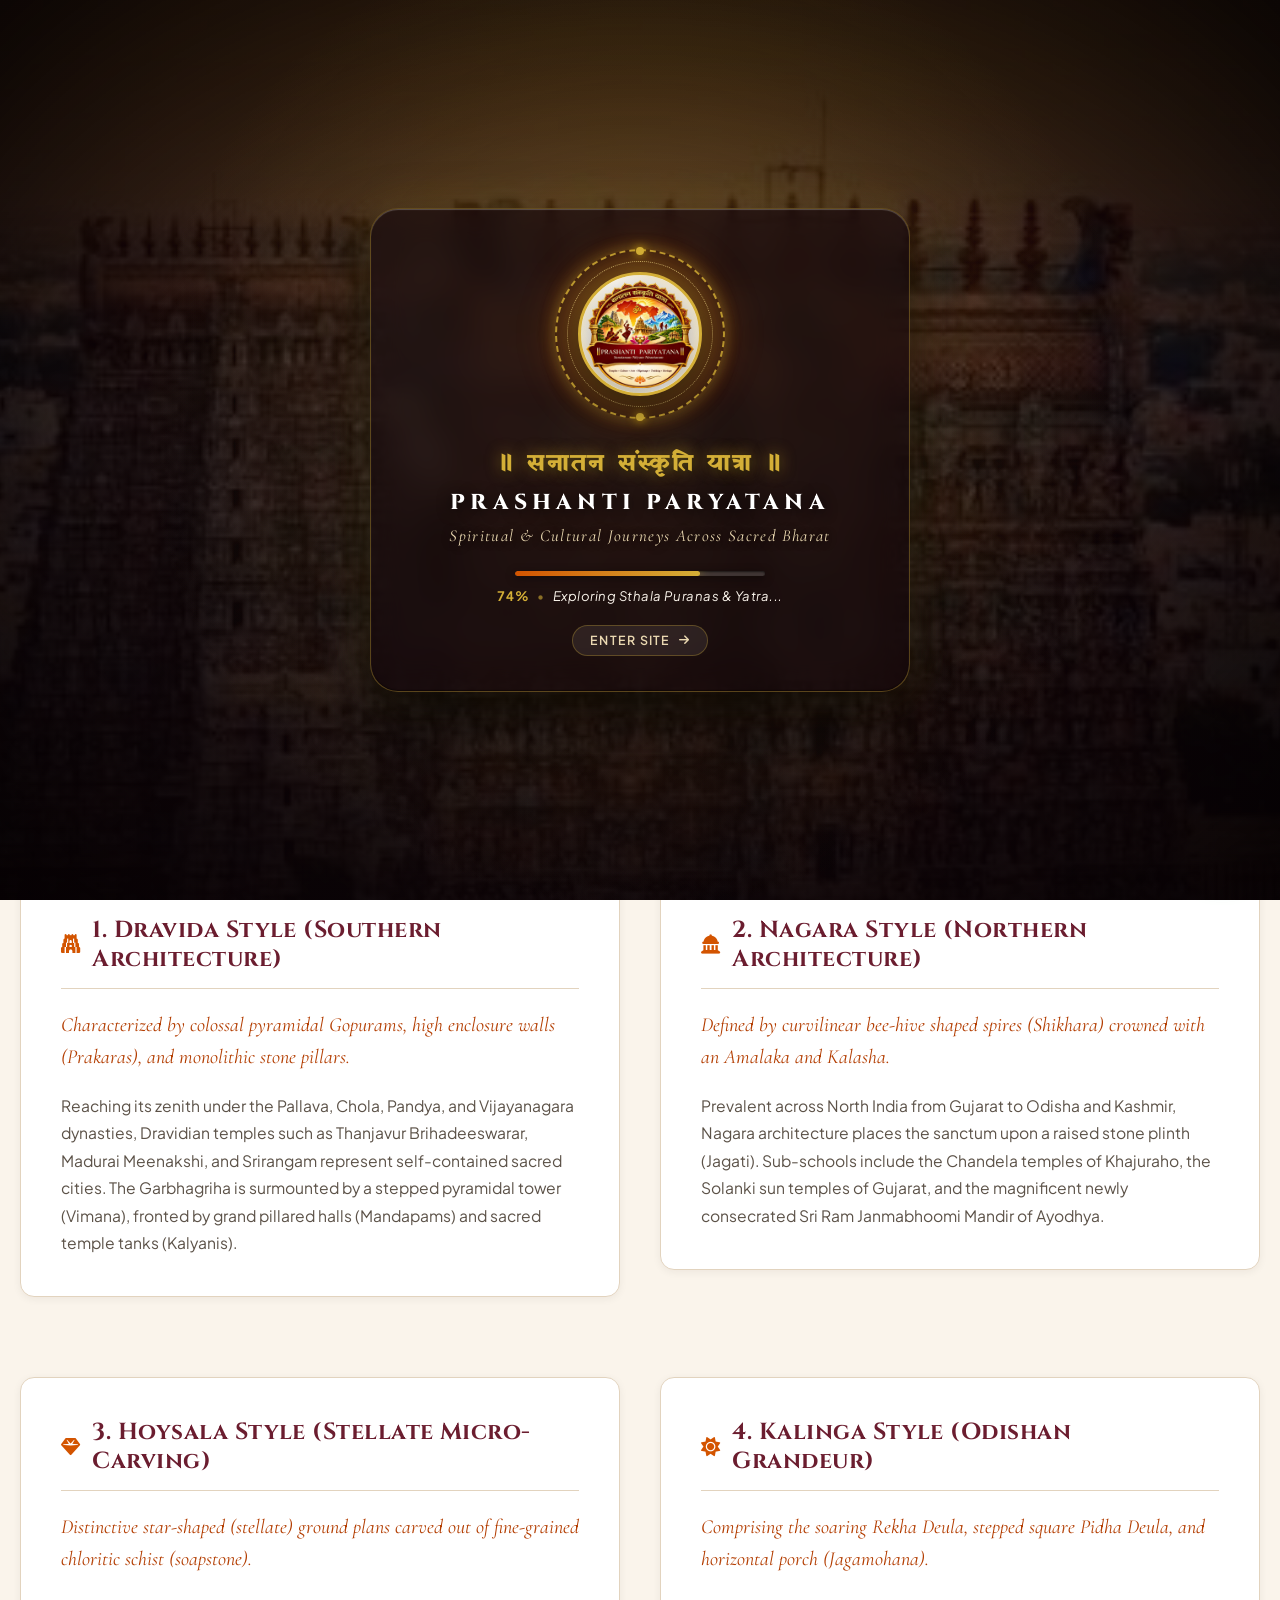
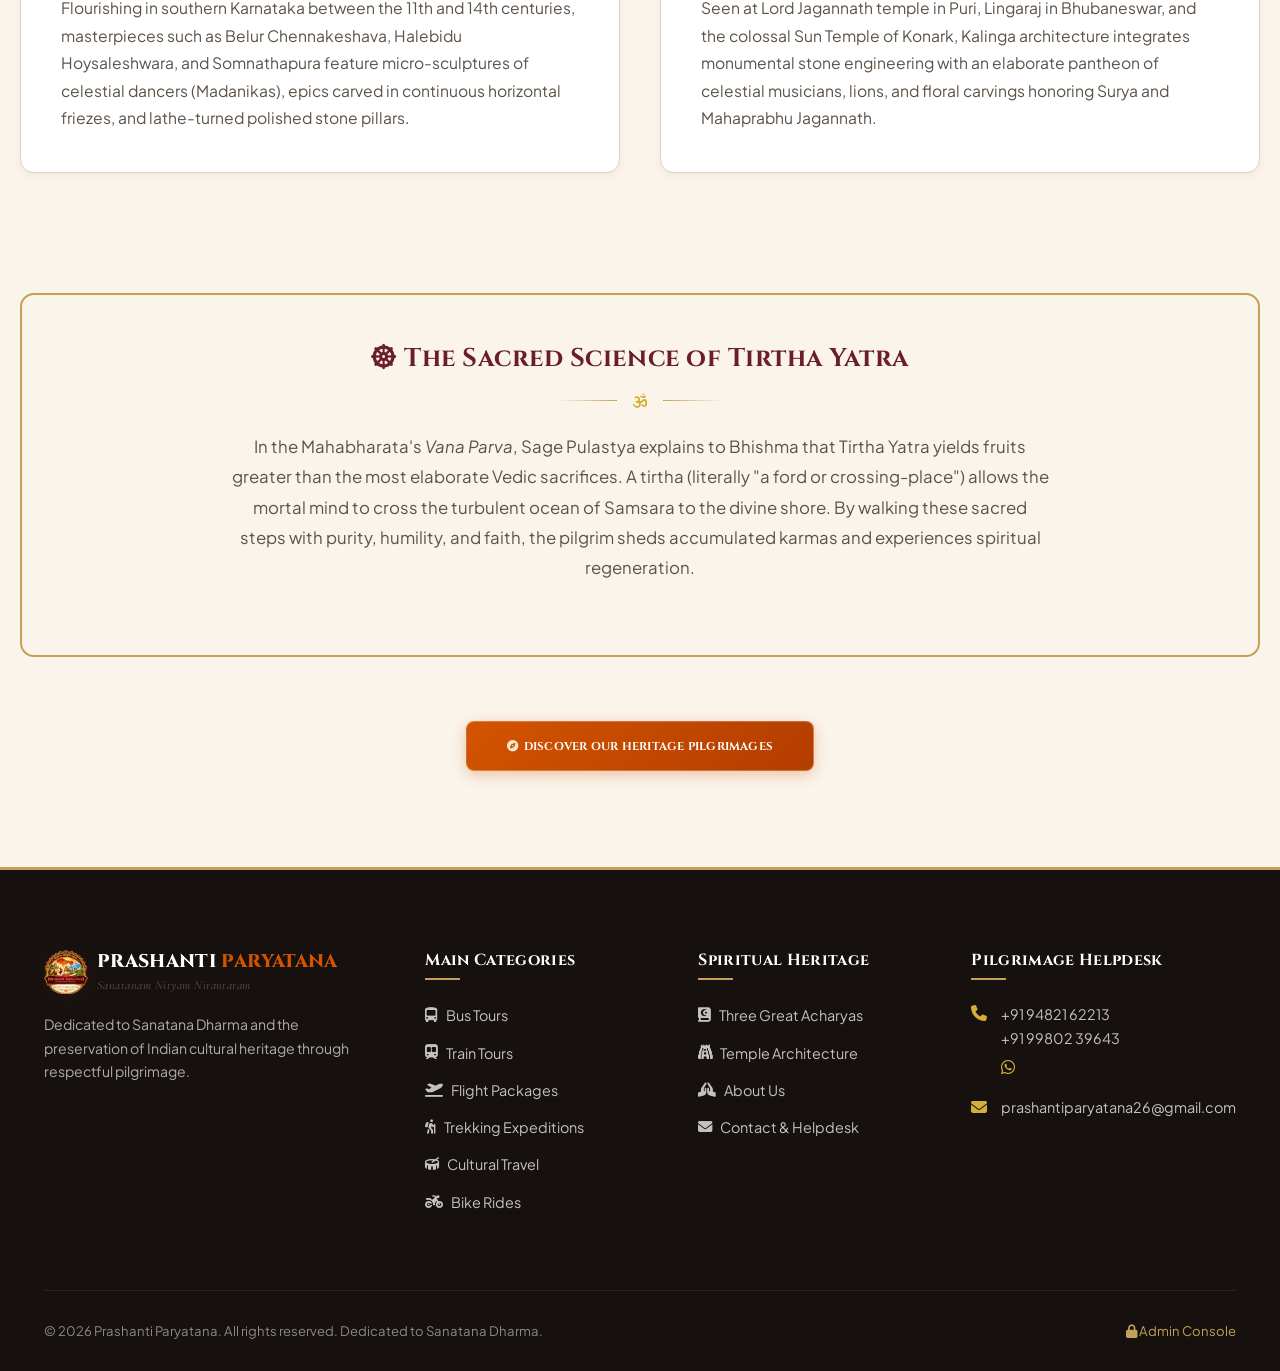
<file: heritage.html>
<!DOCTYPE html>
<html lang="en">
<head>
  <link rel="icon" type="image/x-icon" href="favicon.ico" />
  <link rel="apple-touch-icon" href="assets/logo.png?v=3" />
  <meta charset="UTF-8" />
  <meta name="viewport" content="width=device-width, initial-scale=1.0" />
  <title>Our Heritage & Architecture | Prashanti Paryatana</title>
  <meta name="description" content="Discover the timeless sacred heritage of Bharat: Dravidian, Nagara, Vesara, and Hoysala temple architecture, cosmic geometry, and the Vedic science of Tirtha Yatra." />

  <link rel="preconnect" href="https://fonts.googleapis.com" />
  <link rel="preconnect" href="https://fonts.gstatic.com" crossorigin />
  <link rel="stylesheet" href="https://cdnjs.cloudflare.com/ajax/libs/font-awesome/6.5.1/css/all.min.css" />

  <link rel="stylesheet" href="css/style.css?v=6" />
  <link rel="stylesheet" href="css/components.css?v=2" />
</head>
<body data-page="heritage">

      <!-- ================= WEBSITE LOADING PRELOADER (CINEMATIC BACKGROUND & MOVING LOGO) ================= -->
  <div id="sitePreloader" class="site-preloader" aria-label="Loading Prashanti Paryatana">
    <!-- Cinematic Background Image Crossfade Carousel -->
    <div class="preloader-bg-slideshow">
      <div class="preloader-bg-slide active" style="background-image: url('assets/loader/bg-1.jpg');"></div>
      <div class="preloader-bg-slide" style="background-image: url('assets/loader/bg-2.jpg');"></div>
      <div class="preloader-bg-slide" style="background-image: url('assets/loader/bg-3.jpg');"></div>
      <div class="preloader-bg-slide" style="background-image: url('assets/loader/bg-4.jpg');"></div>
      <div class="preloader-bg-slide" style="background-image: url('assets/loader/bg-5.jpg');"></div>
      <div class="preloader-overlay"></div>
    </div>

    <!-- Center Floating Animated Logo Badge & Content -->
    <div class="preloader-content">
      <div class="preloader-badge">
        <div class="preloader-aura-glow"></div>
        <div class="preloader-mandala-outer"></div>
        <div class="preloader-mandala-inner"></div>
        <div class="preloader-logo-wrap">
          <img src="assets/logo.png?v=3" alt="Prashanti Paryatana" class="preloader-logo" />
        </div>
      </div>

      <div class="preloader-text-group">
        <div class="preloader-sanskrit font-sanskrit-style">॥ सनातन संस्कृति यात्रा ॥</div>
        <h1 class="preloader-title">PRASHANTI PARYATANA</h1>
        <p class="preloader-tagline">Spiritual & Cultural Journeys Across Sacred Bharat</p>
      </div>

      <!-- Modern Progress Line & Counter -->
      <div class="preloader-status">
        <div class="preloader-progress-bar">
          <div id="preloaderProgressFill" class="preloader-progress-fill"></div>
        </div>
        <div class="preloader-status-text">
          <span id="preloaderPercent">0%</span>
          <span class="preloader-dot">•</span>
          <span id="preloaderPhase">Awakening Sacred Heritage...</span>
        </div>
      </div>

      <button type="button" class="preloader-skip-btn" id="preloaderSkipBtn" title="Enter Website">
        Enter Site <i class="fa-solid fa-arrow-right"></i>
      </button>
    </div>
  </div>
  </div>

<!-- Top Bar -->
  <div class="top-bar">
    <div class="container top-bar-inner">
      <div class="top-bar-left">
        <div class="top-bar-item">
          <i class="fa-solid fa-om"></i>
          <span class="font-sanskrit-style">॥ सनातन संस्कृति यात्रा ॥</span>
        </div>
        <div class="top-bar-item">
          <i class="fa-solid fa-phone"></i>
          <a href="tel:+919482162213" style="color: inherit; text-decoration: none; font-weight: 600;">+91 94821 62213</a>
          <span style="opacity: 0.5; margin: 0 4px;">/</span>
          <a href="tel:+919980239643" style="color: inherit; text-decoration: none; font-weight: 600;">+91 99802 39643</a>
        </div>
        <div class="top-bar-item">
          <i class="fa-solid fa-envelope"></i>
          <a href="mailto:prashantiparyatana26@gmail.com" style="color: inherit; text-decoration: none;">prashantiparyatana26@gmail.com</a>
        </div>
      </div>
      <div class="top-bar-right">
        <div class="top-bar-links">
          <a href="about.html">About</a>
          <a href="heritage.html" class="active">Our Heritage</a>
          <a href="acharyas.html">Acharyas</a>
          <a href="contact.html">Contact</a>
        </div>
        <a href="admin.html" class="admin-portal-link">
          <i class="fa-solid fa-lock"></i> Admin Portal
        </a>
      </div>
    </div>
  </div>

  <!-- Header -->
  <header class="site-header">
    <div class="container site-header-inner">
            <a href="index.html" class="brand-identity">
        <img src="assets/logo.png?v=3" alt="Prashanti Paryatana Logo" class="brand-logo-img" />
        <div class="brand-text-wrap">
          <span class="brand-name font-sanskrit-style">PRASHANTI <span>PARYATANA</span></span>
          <span class="brand-tagline">Tours and Travels</span>
        </div>
      </a>

      <!-- 5 Prominent Categories -->
      <nav class="categories-nav">
        <a href="bus-tours.html" class="category-link">
          <i class="fa-solid fa-bus-simple"></i>
          <span>Bus Tours</span>
        </a>
        <a href="train-tours.html" class="category-link">
          <i class="fa-solid fa-train-subway"></i>
          <span>Train Tours</span>
        </a>
        <a href="flight-packages.html" class="category-link">
          <i class="fa-solid fa-plane-departure"></i>
          <span>Flight Packages</span>
        </a>
        <a href="trekking-expeditions.html" class="category-link">
          <i class="fa-solid fa-person-hiking"></i>
          <span>Trekking Expeditions</span>
        </a>
        <a href="cultural.html" class="category-link">
          <i class="fa-solid fa-drum"></i>
          <span>Cultural Travel</span>
        </a>
        <a href="bike-rides.html" class="category-link">
          <i class="fa-solid fa-motorcycle"></i>
          <span>Bike Rides</span>
        </a>
      </nav>

      <div class="nav-actions">
        <button type="button" class="btn-plan-journey" onclick="openEnquiryModal('', 'Heritage Consultation', 'all')">
          <i class="fa-solid fa-hands-praying"></i>
          <span>Plan Your Journey</span>
        </button>
        <button type="button" class="mobile-nav-toggle" aria-label="Toggle navigation">
          <i class="fa-solid fa-bars-staggered"></i>
        </button>
      </div>
    </div>
  </header>

  <!-- Category Hero -->
  <section class="category-hero" style="background: linear-gradient(135deg, #2D1A10 0%, #150A05 100%);">
    <div class="container category-hero-content">
      <span class="section-eyebrow" style="color: var(--color-gold-bright);">Vedic Architecture & Sthala Purana</span>
      <h1>Our Sacred Temple Heritage</h1>
      <p>
        In Sanatana Dharma, a temple is not merely a hall of prayer; it is the physical representation of the cosmic Purusha, designed using sacred Vastu Shastra, sacred geometry, and astrological alignments.
      </p>
    </div>
  </section>

  <!-- Main Content -->
  <main class="container" style="padding: 5rem 0 6rem 0;">
    <!-- Architecture Taxonomy Grid -->
    <div class="section-header">
      <span class="section-eyebrow">The Five Monumental Styles</span>
      <h2>Classical Temple Architecture of Bharat</h2>
      <div class="decorative-divider">
        <span></span><i class="fa-solid fa-om"></i><span></span>
      </div>
      <p>
        Every pilgrimage we conduct teaches travelers to decipher the granite carvings, soaring vimanas, and subterranean water tanks that form the artistic genius of our ancestors.
      </p>
    </div>

    <div class="detail-grid" style="grid-template-columns: 1fr 1fr; gap: 2.5rem; margin-bottom: 5rem;">
      <!-- Dravidian Style -->
      <article class="detail-section-block">
        <h3><i class="fa-solid fa-gopuram"></i> 1. Dravida Style (Southern Architecture)</h3>
        <p class="detail-lead-text">Characterized by colossal pyramidal Gopurams, high enclosure walls (Prakaras), and monolithic stone pillars.</p>
        <p class="detail-body-text">
          Reaching its zenith under the Pallava, Chola, Pandya, and Vijayanagara dynasties, Dravidian temples such as Thanjavur Brihadeeswarar, Madurai Meenakshi, and Srirangam represent self-contained sacred cities. The Garbhagriha is surmounted by a stepped pyramidal tower (Vimana), fronted by grand pillared halls (Mandapams) and sacred temple tanks (Kalyanis).
        </p>
      </article>

      <!-- Nagara Style -->
      <article class="detail-section-block">
        <h3><i class="fa-solid fa-landmark-dome"></i> 2. Nagara Style (Northern Architecture)</h3>
        <p class="detail-lead-text">Defined by curvilinear bee-hive shaped spires (Shikhara) crowned with an Amalaka and Kalasha.</p>
        <p class="detail-body-text">
          Prevalent across North India from Gujarat to Odisha and Kashmir, Nagara architecture places the sanctum upon a raised stone plinth (Jagati). Sub-schools include the Chandela temples of Khajuraho, the Solanki sun temples of Gujarat, and the magnificent newly consecrated Sri Ram Janmabhoomi Mandir of Ayodhya.
        </p>
      </article>

      <!-- Hoysala Style -->
      <article class="detail-section-block">
        <h3><i class="fa-solid fa-gem"></i> 3. Hoysala Style (Stellate Micro-Carving)</h3>
        <p class="detail-lead-text">Distinctive star-shaped (stellate) ground plans carved out of fine-grained chloritic schist (soapstone).</p>
        <p class="detail-body-text">
          Flourishing in southern Karnataka between the 11th and 14th centuries, masterpieces such as Belur Chennakeshava, Halebidu Hoysaleshwara, and Somnathapura feature micro-sculptures of celestial dancers (Madanikas), epics carved in continuous horizontal friezes, and lathe-turned polished stone pillars.
        </p>
      </article>

      <!-- Kalinga Style -->
      <article class="detail-section-block">
        <h3><i class="fa-solid fa-sun"></i> 4. Kalinga Style (Odishan Grandeur)</h3>
        <p class="detail-lead-text">Comprising the soaring Rekha Deula, stepped square Pidha Deula, and horizontal porch (Jagamohana).</p>
        <p class="detail-body-text">
          Seen at Lord Jagannath temple in Puri, Lingaraj in Bhubaneswar, and the colossal Sun Temple of Konark, Kalinga architecture integrates monumental stone engineering with an elaborate pantheon of celestial musicians, lions, and floral carvings honoring Surya and Mahaprabhu Jagannath.
        </p>
      </article>
    </div>

    <!-- Sacred Science of Yatra -->
    <div style="background: var(--color-sandalwood); border: 2px solid var(--color-gold); border-radius: var(--radius-lg); padding: 3rem; margin-bottom: 4rem;">
      <h3 style="color: var(--color-maroon); font-size: 1.6rem; margin-bottom: 1rem; text-align: center;">
        <i class="fa-solid fa-dharmachakra"></i> The Sacred Science of Tirtha Yatra
      </h3>
      <div class="decorative-divider">
        <span></span><i class="fa-solid fa-om"></i><span></span>
      </div>
      <p style="color: var(--text-secondary); font-size: 1.05rem; line-height: 1.8; text-align: center; max-width: 820px; margin: 0 auto 1.5rem auto;">
        In the Mahabharata's <em>Vana Parva</em>, Sage Pulastya explains to Bhishma that Tirtha Yatra yields fruits greater than the most elaborate Vedic sacrifices. A tirtha (literally "a ford or crossing-place") allows the mortal mind to cross the turbulent ocean of Samsara to the divine shore. By walking these sacred steps with purity, humility, and faith, the pilgrim sheds accumulated karmas and experiences spiritual regeneration.
      </p>
    </div>

    <div style="text-align: center;">
      <a href="packages.html" class="btn-plan-journey" style="padding: 0.9rem 2.5rem; display: inline-flex;">
        <i class="fa-solid fa-compass"></i> Discover Our Heritage Pilgrimages
      </a>
    </div>
  </main>

  <!-- Footer -->
  <footer class="site-footer">
    <div class="container">
      <div class="footer-top-grid">
        <div class="footer-col footer-brand-col">
                    <div class="brand-identity" style="margin-bottom: 1rem;">
            <img src="assets/logo.png?v=3" alt="Prashanti Paryatana Logo" class="brand-logo-img" style="width: 44px; height: 44px;" />
            <div class="brand-text-wrap">
              <span class="brand-name font-sanskrit-style" style="font-size: 1.15rem; color:#fff;">PRASHANTI <span>PARYATANA</span></span>
              <span class="brand-tagline">Sanatanam Nityam Nirantaram</span>
            </div>
          </div>
          <p>Dedicated to Sanatana Dharma and the preservation of Indian cultural heritage through respectful pilgrimage.</p>
        </div>
        <div class="footer-col">
          <h4>Main Categories</h4>
          <ul class="footer-links-list">
            <li><a href="bus-tours.html"><i class="fa-solid fa-bus-simple"></i> Bus Tours</a></li>
            <li><a href="train-tours.html"><i class="fa-solid fa-train-subway"></i> Train Tours</a></li>
            <li><a href="flight-packages.html"><i class="fa-solid fa-plane-departure"></i> Flight Packages</a></li>
            <li><a href="trekking-expeditions.html"><i class="fa-solid fa-person-hiking"></i> Trekking Expeditions</a></li>
            <li><a href="cultural.html"><i class="fa-solid fa-drum"></i> Cultural Travel</a></li>
            <li><a href="bike-rides.html"><i class="fa-solid fa-motorcycle"></i> Bike Rides</a></li>
          </ul>
        </div>
        <div class="footer-col">
          <h4>Spiritual Heritage</h4>
          <ul class="footer-links-list">
            <li><a href="acharyas.html"><i class="fa-solid fa-book-quran"></i> Three Great Acharyas</a></li>
            <li><a href="heritage.html"><i class="fa-solid fa-gopuram"></i> Temple Architecture</a></li>
            <li><a href="about.html"><i class="fa-solid fa-hands-praying"></i> About Us</a></li>
            <li><a href="contact.html"><i class="fa-solid fa-envelope"></i> Contact & Helpdesk</a></li>
          </ul>
        </div>
        <div class="footer-col">
          <h4>Pilgrimage Helpdesk</h4>
          <div class="footer-contact-item">
            <i class="fa-solid fa-phone"></i>
            <div>
              <a href="tel:+919482162213" style="color: inherit; text-decoration: none;">+91 94821 62213</a><br />
              <a href="tel:+919980239643" style="color: inherit; text-decoration: none;">+91 99802 39643</a><br />
              <a href="https://wa.me/919980239643?text=Namaskaram!%20I%20would%20like%20to%20enquire%20about%20a%20yatra." target="_blank" rel="noopener noreferrer" style="color: #25D366; text-decoration: none; font-size: 1.35rem; display: inline-flex; align-items: center; margin-top: 0.35rem; transition: transform 0.2s ease;" title="Chat on WhatsApp" aria-label="Chat on WhatsApp">
                <i class="fa-brands fa-whatsapp"></i>
              </a>
            </div>
          </div>
          <div class="footer-contact-item">
            <i class="fa-solid fa-envelope"></i>
            <div>
              <a href="mailto:prashantiparyatana26@gmail.com" style="color: inherit; text-decoration: none;">prashantiparyatana26@gmail.com</a>
            </div>
          </div>
        </div>
      </div>
      <div class="footer-bottom">
        <div class="footer-bottom-inner">
          <p>© 2026 Prashanti Paryatana. All rights reserved. Dedicated to Sanatana Dharma.</p>
          <a href="admin.html" style="color: var(--color-gold);"><i class="fa-solid fa-lock"></i> Admin Console</a>
        </div>
      </div>
    </div>
  </footer>

  <!-- Modal & Mobile Drawer -->
  <div id="enquiryModal" class="modal-backdrop">
    <div class="modal-dialog">
      <div class="modal-header">
        <h3><i class="fa-solid fa-hands-praying" style="color: var(--color-gold-bright); margin-right: 0.5rem;"></i> Plan Your Sacred Journey</h3>
        <button type="button" class="modal-close-btn">&times;</button>
      </div>
      <div class="modal-body">
        <!-- Direct Quick Contact Pill -->
        <div class="modal-quick-contact" style="display: flex; align-items: center; justify-content: space-between; flex-wrap: wrap; gap: 0.5rem; background: var(--color-sandalwood-light); border: 1px solid var(--color-gold); border-radius: var(--radius-sm); padding: 0.6rem 0.9rem; margin-bottom: 1.2rem; font-size: 0.82rem;">
          <div style="display: flex; align-items: center; gap: 0.4rem;">
            <i class="fa-solid fa-phone" style="color: var(--color-saffron);"></i>
            <span style="font-weight: 600; color: var(--color-maroon);">Call:</span>
            <a href="tel:+919482162213" style="color: var(--color-maroon); font-weight: 700; text-decoration: none;">+91 94821 62213</a>
            <span style="opacity: 0.5;">/</span>
            <a href="tel:+919980239643" style="color: var(--color-maroon); font-weight: 700; text-decoration: none;">+91 99802 39643</a>
          </div>
          <div style="display: flex; align-items: center; gap: 0.6rem;">
            <a href="https://wa.me/919980239643?text=Namaskaram!%20I%20have%20an%20enquiry%20regarding%20pilgrimage." target="_blank" rel="noopener noreferrer" style="color: #25D366; text-decoration: none; display: inline-flex; align-items: center; font-size: 1.25rem; transition: transform 0.2s ease;" title="Chat on WhatsApp" aria-label="Chat on WhatsApp">
              <i class="fa-brands fa-whatsapp"></i>
            </a>
            <span style="opacity: 0.4;">|</span>
            <a href="mailto:prashantiparyatana26@gmail.com" style="color: var(--color-maroon); font-weight: 600; text-decoration: none;">prashantiparyatana26@gmail.com</a>
          </div>
        </div>
        <div id="enquiryFormContainer">
          <form id="enquiryForm">
            <div class="form-grid-2">
              <div class="form-group">
                <label class="form-label">Full Name <span class="req">*</span></label>
                <input type="text" name="fullName" class="form-control" required />
              </div>
              <div class="form-group">
                <label class="form-label">Email Address <span class="req">*</span></label>
                <input type="email" name="email" class="form-control" required />
              </div>
            </div>
            <div class="form-grid-2">
              <div class="form-group">
                <label class="form-label">Mobile Number <span class="req">*</span></label>
                <input type="tel" name="phone" class="form-control" required />
              </div>
              <div class="form-group">
                <label class="form-label">Starting Location</label>
                <input type="text" name="startingLocation" class="form-control" />
              </div>
            </div>
            <div class="form-grid-2">
              <div class="form-group">
                <label class="form-label">Category</label>
                <select name="category" id="enqCategorySelect" class="form-control">
                  <option value="all">Any Category</option>
                  <option value="bus">Bus Tours</option>
                  <option value="train">Train Tours</option>
                  <option value="flight">Flight Packages</option>
                  <option value="trekking">Trekking Expeditions</option>
                  <option value="cultural">Cultural Travel</option>
                  <option value="bike">Bike Rides</option>
                </select>
              </div>
              <div class="form-group">
                <label class="form-label">Preferred Package</label>
                <select name="preferredPackage" id="enqPackageSelect" class="form-control"></select>
              </div>
            </div>
            <div class="form-grid-2">
              <div class="form-group">
                <label class="form-label">Departure Date <span class="req">*</span></label>
                <input type="date" name="departureDate" class="form-control" required />
              </div>
              <div class="form-group">
                <label class="form-label">Travellers <span class="req">*</span></label>
                <input type="number" name="travellers" min="1" max="40" class="form-control" value="2" required />
              </div>
            </div>
            <button type="submit" class="form-submit-btn">
              <i class="fa-solid fa-paper-plane"></i> Submit Travel Enquiry
            </button>
          </form>
        </div>
        <div id="enquiryConfirmationContainer" class="enquiry-confirmation" style="display: none;">
          <div class="confirmation-badge-icon"><i class="fa-solid fa-check"></i></div>
          <h3 style="color: var(--color-maroon);">Enquiry Registered!</h3>
          <div class="reference-display-box">
            <div id="confirmationRefCode" class="reference-code">PP-2026-YTR-0000</div>
          </div>
          <button type="button" class="btn-quick-enquire" onclick="closeEnquiryModal()">Close</button>
        </div>
      </div>
    </div>
  </div>

  <!-- Mobile Drawer -->
  <div class="mobile-drawer">
    <div class="mobile-drawer-content">
      <div class="mobile-drawer-header">
        <span class="brand-name" style="font-size: 1.1rem;">Prashanti <span>Paryatana</span></span>
        <button type="button" class="mobile-drawer-close" style="background:none; border:none; font-size: 1.4rem;">&times;</button>
      </div>
      <div class="mobile-drawer-links">
        <a href="bus-tours.html" class="mobile-nav-item"><i class="fa-solid fa-bus-simple"></i> Bus Tours</a>
        <a href="train-tours.html" class="mobile-nav-item"><i class="fa-solid fa-train-subway"></i> Train Tours</a>
        <a href="flight-packages.html" class="mobile-nav-item"><i class="fa-solid fa-plane-departure"></i> Flight Packages</a>
        <a href="trekking-expeditions.html" class="mobile-nav-item"><i class="fa-solid fa-person-hiking"></i> Trekking Expeditions</a>
        <a href="cultural.html" class="mobile-nav-item"><i class="fa-solid fa-drum"></i> Cultural Travel</a>
        <a href="bike-rides.html" class="mobile-nav-item"><i class="fa-solid fa-motorcycle"></i> Bike Rides</a>
        <a href="index.html" class="mobile-nav-item"><i class="fa-solid fa-house"></i> Home</a>
      </div>
    </div>
  </div>

  <script src="js/data.js"></script>
  <script src="js/app.js"></script>
</body>
</html>
</file>
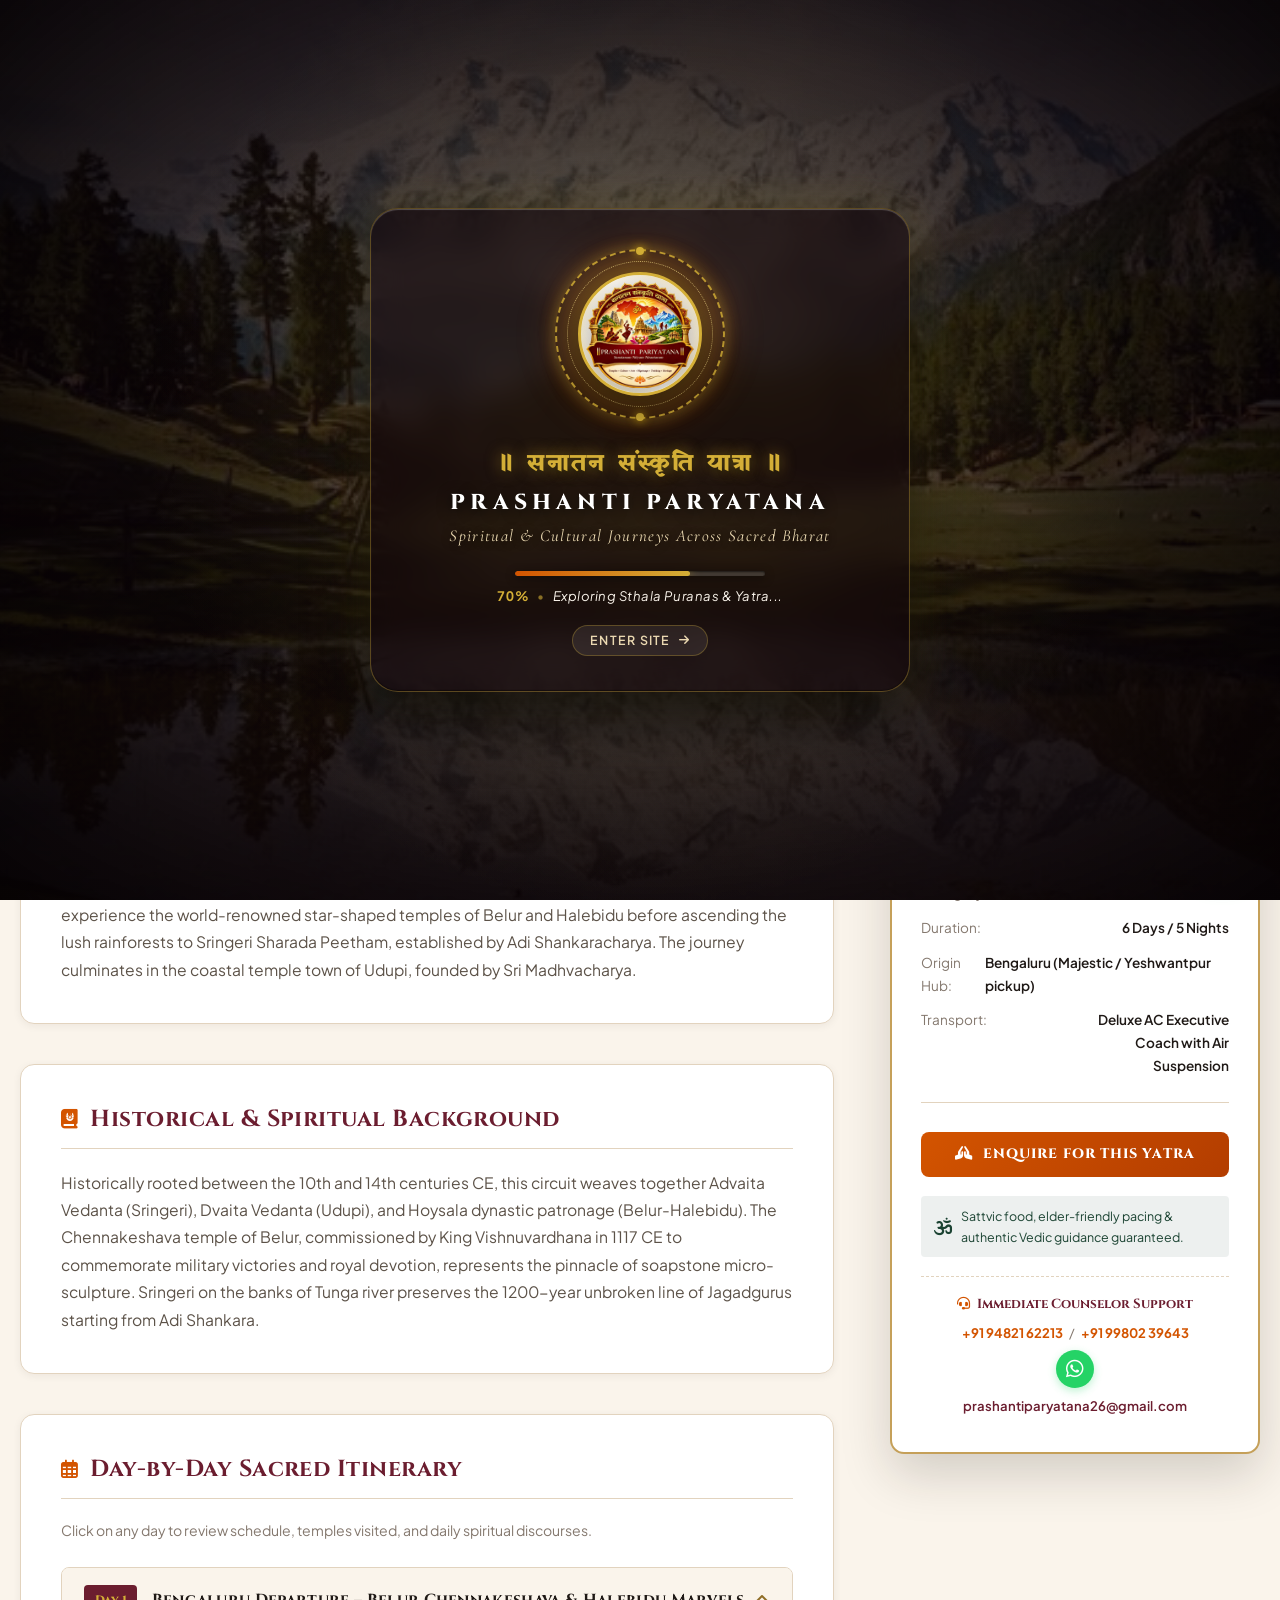
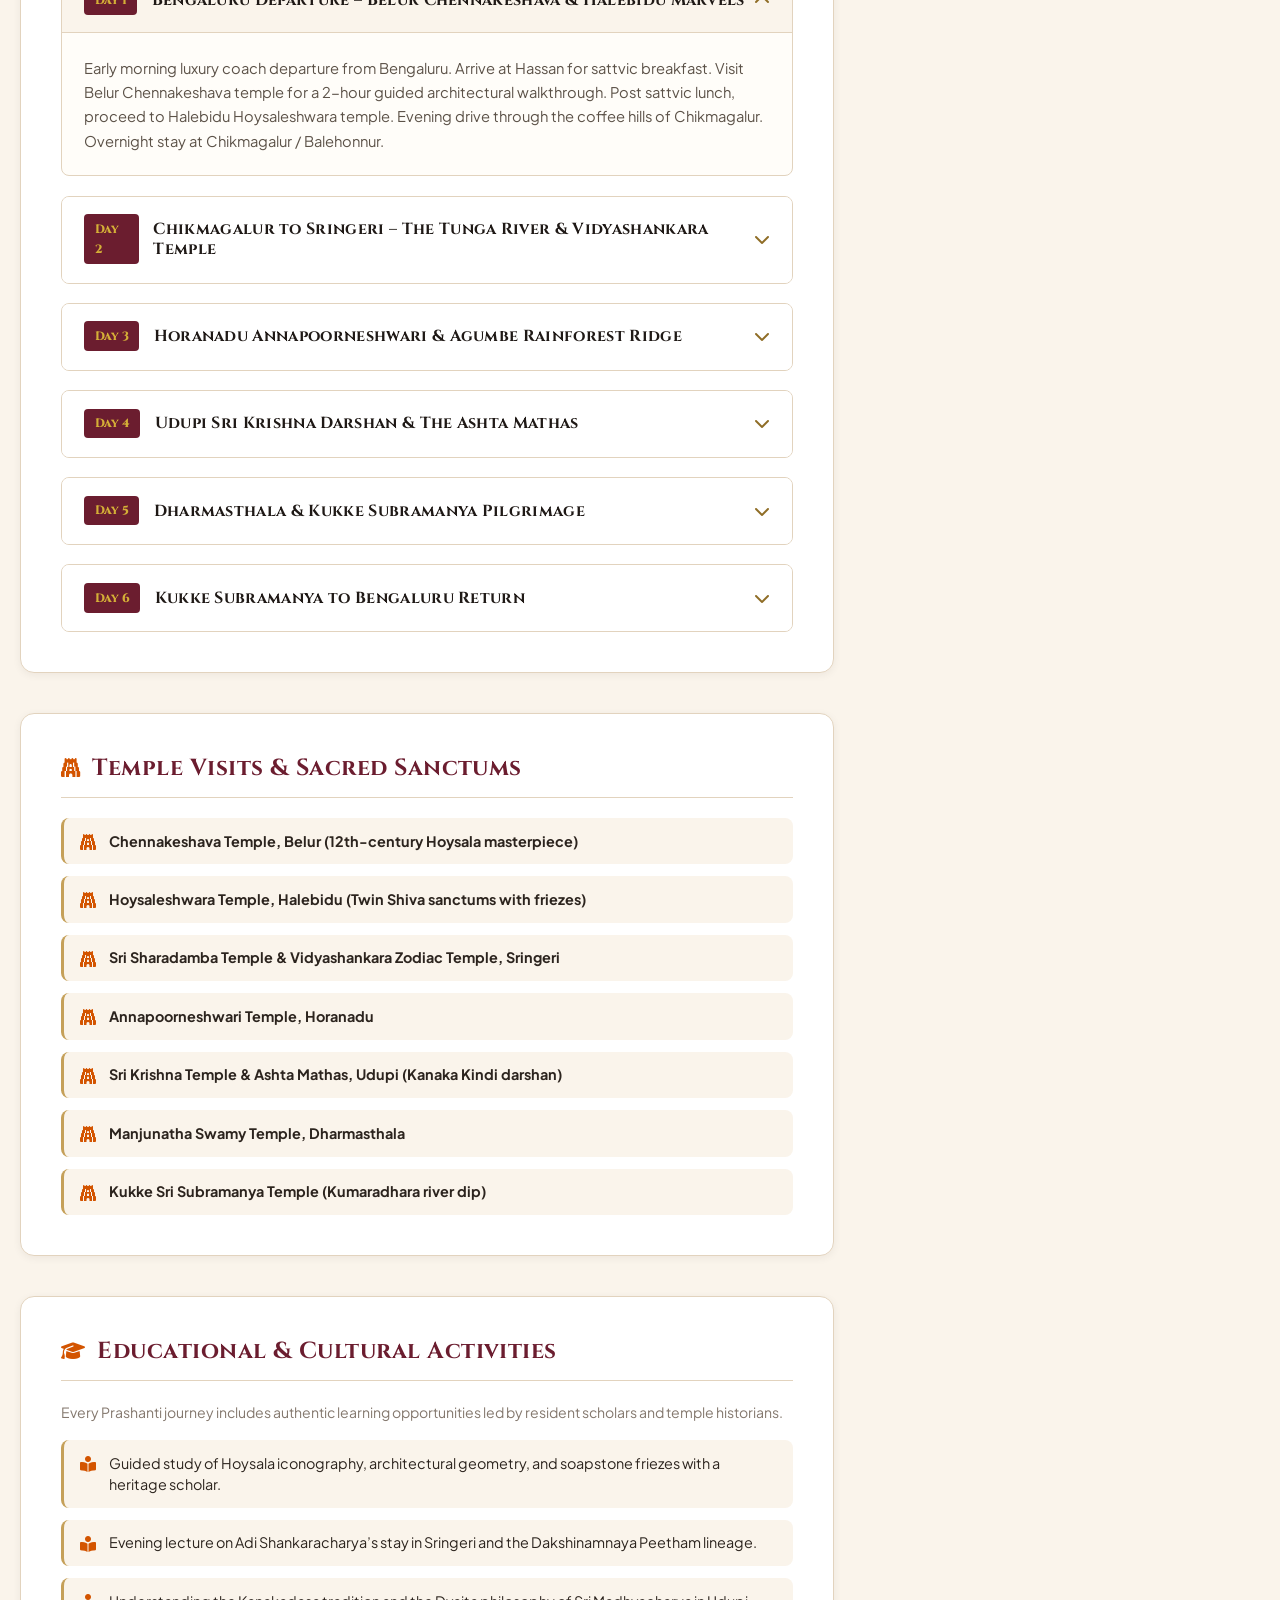
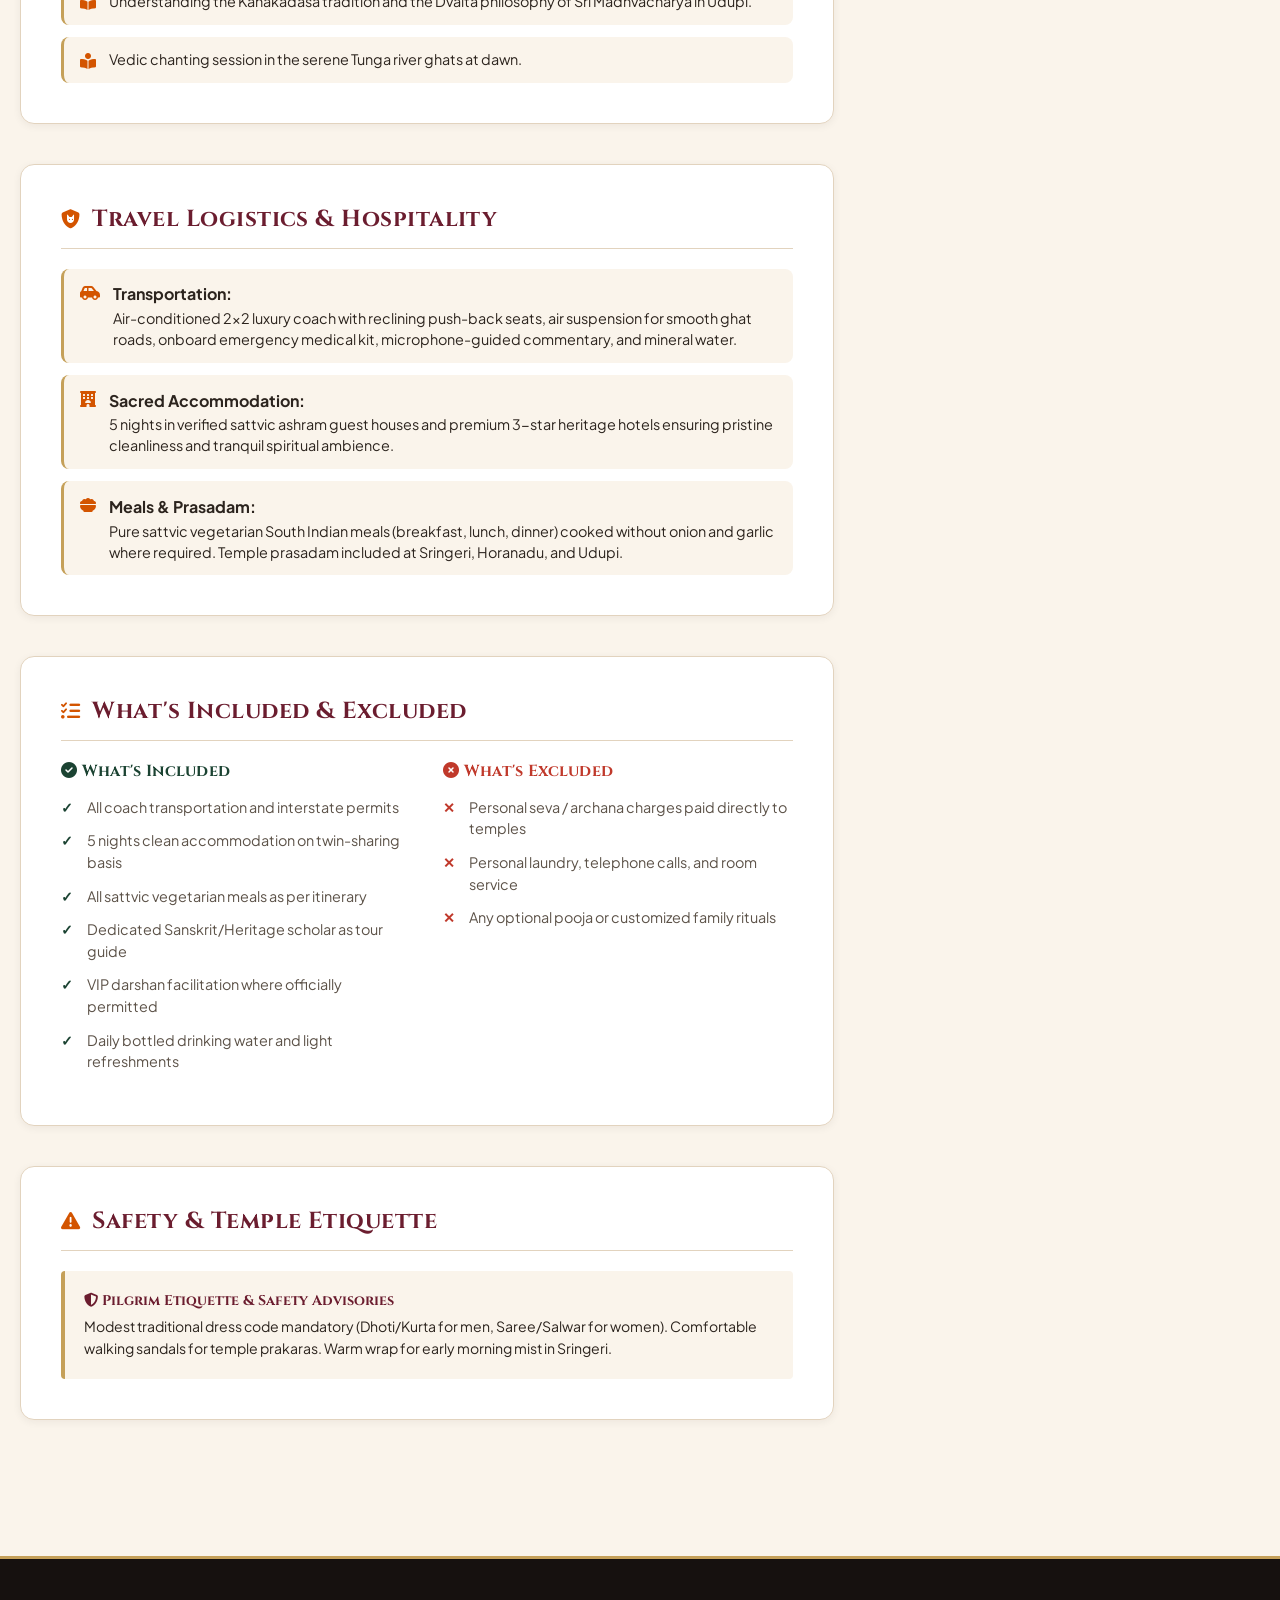
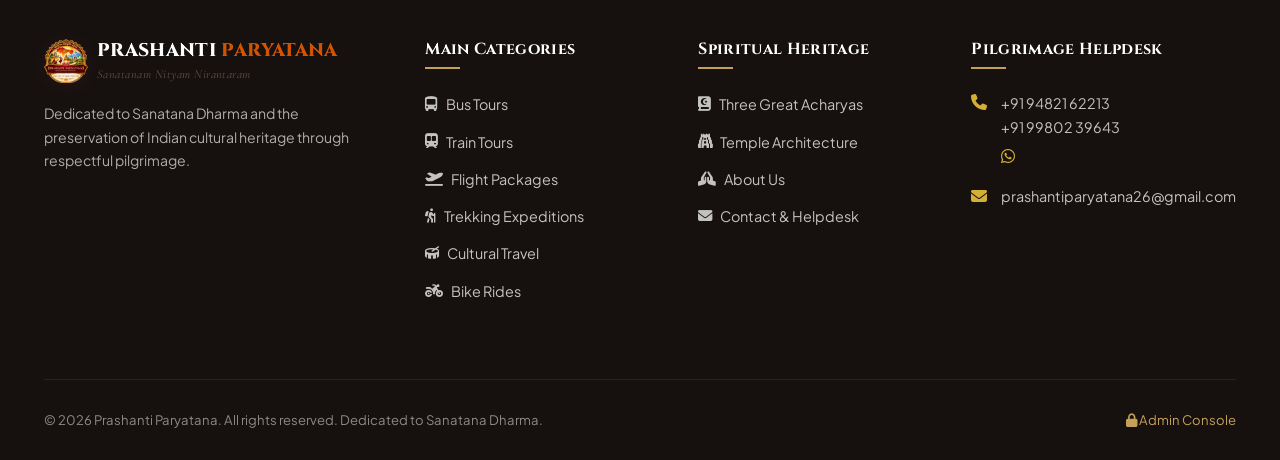
<file: package-detail.html>
<!DOCTYPE html>
<html lang="en">
<head>
  <link rel="icon" type="image/x-icon" href="favicon.ico" />
  <link rel="apple-touch-icon" href="assets/logo.png?v=3" />
  <meta charset="UTF-8" />
  <meta name="viewport" content="width=device-width, initial-scale=1.0" />
  <title>Pilgrimage Details | Prashanti Paryatana</title>
  <meta name="description" content="Explore day-wise itinerary, spiritual background, sacred temple visits, educational discourses, and logistical details for this pilgrimage." />

  <link rel="preconnect" href="https://fonts.googleapis.com" />
  <link rel="preconnect" href="https://fonts.gstatic.com" crossorigin />
  <link rel="stylesheet" href="https://cdnjs.cloudflare.com/ajax/libs/font-awesome/6.5.1/css/all.min.css" />

  <link rel="stylesheet" href="css/style.css?v=6" />
  <link rel="stylesheet" href="css/components.css?v=2" />
</head>
<body data-page="package-detail">

      <!-- ================= WEBSITE LOADING PRELOADER (CINEMATIC BACKGROUND & MOVING LOGO) ================= -->
  <div id="sitePreloader" class="site-preloader" aria-label="Loading Prashanti Paryatana">
    <!-- Cinematic Background Image Crossfade Carousel -->
    <div class="preloader-bg-slideshow">
      <div class="preloader-bg-slide active" style="background-image: url('assets/loader/bg-1.jpg');"></div>
      <div class="preloader-bg-slide" style="background-image: url('assets/loader/bg-2.jpg');"></div>
      <div class="preloader-bg-slide" style="background-image: url('assets/loader/bg-3.jpg');"></div>
      <div class="preloader-bg-slide" style="background-image: url('assets/loader/bg-4.jpg');"></div>
      <div class="preloader-bg-slide" style="background-image: url('assets/loader/bg-5.jpg');"></div>
      <div class="preloader-overlay"></div>
    </div>

    <!-- Center Floating Animated Logo Badge & Content -->
    <div class="preloader-content">
      <div class="preloader-badge">
        <div class="preloader-aura-glow"></div>
        <div class="preloader-mandala-outer"></div>
        <div class="preloader-mandala-inner"></div>
        <div class="preloader-logo-wrap">
          <img src="assets/logo.png?v=3" alt="Prashanti Paryatana" class="preloader-logo" />
        </div>
      </div>

      <div class="preloader-text-group">
        <div class="preloader-sanskrit font-sanskrit-style">॥ सनातन संस्कृति यात्रा ॥</div>
        <h1 class="preloader-title">PRASHANTI PARYATANA</h1>
        <p class="preloader-tagline">Spiritual & Cultural Journeys Across Sacred Bharat</p>
      </div>

      <!-- Modern Progress Line & Counter -->
      <div class="preloader-status">
        <div class="preloader-progress-bar">
          <div id="preloaderProgressFill" class="preloader-progress-fill"></div>
        </div>
        <div class="preloader-status-text">
          <span id="preloaderPercent">0%</span>
          <span class="preloader-dot">•</span>
          <span id="preloaderPhase">Awakening Sacred Heritage...</span>
        </div>
      </div>

      <button type="button" class="preloader-skip-btn" id="preloaderSkipBtn" title="Enter Website">
        Enter Site <i class="fa-solid fa-arrow-right"></i>
      </button>
    </div>
  </div>
  </div>

<!-- Top Bar -->
  <div class="top-bar">
    <div class="container top-bar-inner">
      <div class="top-bar-left">
        <div class="top-bar-item">
          <i class="fa-solid fa-om"></i>
          <span class="font-sanskrit-style">॥ सनातन संस्कृति यात्रा ॥</span>
        </div>
        <div class="top-bar-item">
          <i class="fa-solid fa-phone"></i>
          <a href="tel:+919482162213" style="color: inherit; text-decoration: none; font-weight: 600;">+91 94821 62213</a>
          <span style="opacity: 0.5; margin: 0 4px;">/</span>
          <a href="tel:+919980239643" style="color: inherit; text-decoration: none; font-weight: 600;">+91 99802 39643</a>
        </div>
        <div class="top-bar-item">
          <i class="fa-solid fa-envelope"></i>
          <a href="mailto:prashantiparyatana26@gmail.com" style="color: inherit; text-decoration: none;">prashantiparyatana26@gmail.com</a>
        </div>
      </div>
      <div class="top-bar-right">
        <div class="top-bar-links">
          <a href="about.html">About</a>
          <a href="heritage.html">Our Heritage</a>
          <a href="acharyas.html">Acharyas</a>
          <a href="contact.html">Contact</a>
        </div>
        <a href="admin.html" class="admin-portal-link">
          <i class="fa-solid fa-lock"></i> Admin Portal
        </a>
      </div>
    </div>
  </div>

  <!-- Header -->
  <header class="site-header">
    <div class="container site-header-inner">
            <a href="index.html" class="brand-identity">
        <img src="assets/logo.png?v=3" alt="Prashanti Paryatana Logo" class="brand-logo-img" />
        <div class="brand-text-wrap">
          <span class="brand-name font-sanskrit-style">PRASHANTI <span>PARYATANA</span></span>
          <span class="brand-tagline">Tours and Travels</span>
        </div>
      </a>

      <!-- 5 Prominent Categories -->
      <nav class="categories-nav">
        <a href="bus-tours.html" class="category-link">
          <i class="fa-solid fa-bus-simple"></i>
          <span>Bus Tours</span>
        </a>
        <a href="train-tours.html" class="category-link">
          <i class="fa-solid fa-train-subway"></i>
          <span>Train Tours</span>
        </a>
        <a href="flight-packages.html" class="category-link">
          <i class="fa-solid fa-plane-departure"></i>
          <span>Flight Packages</span>
        </a>
        <a href="trekking-expeditions.html" class="category-link">
          <i class="fa-solid fa-person-hiking"></i>
          <span>Trekking Expeditions</span>
        </a>
        <a href="cultural.html" class="category-link">
          <i class="fa-solid fa-drum"></i>
          <span>Cultural Travel</span>
        </a>
        <a href="bike-rides.html" class="category-link">
          <i class="fa-solid fa-motorcycle"></i>
          <span>Bike Rides</span>
        </a>
      </nav>

      <div class="nav-actions">
        <button type="button" class="btn-plan-journey" onclick="openEnquiryModal('', 'Custom Pilgrimage Enquiry', 'all')">
          <i class="fa-solid fa-hands-praying"></i>
          <span>Plan Your Journey</span>
        </button>
        <button type="button" class="mobile-nav-toggle" aria-label="Toggle navigation">
          <i class="fa-solid fa-bars-staggered"></i>
        </button>
      </div>
    </div>
  </header>

  <!-- Detail Hero Banner -->
  <section class="detail-hero">
    <img id="detailHeroBg" class="detail-hero-bg" src="" alt="Pilgrimage Background" />
    <div class="detail-hero-gradient"></div>

    <div class="container detail-hero-content">
      <nav class="breadcrumb-nav">
        <a href="index.html">Home</a>
        <span>/</span>
        <a id="breadcrumbCategory" href="packages.html">Packages</a>
        <span>/</span>
        <span id="breadcrumbTitle" style="color: #fff;">Package Details</span>
      </nav>

      <h1 id="detailTitle" class="detail-title">Loading Sacred Journey...</h1>

      <div id="detailMetaStrip" class="detail-meta-strip">
        <!-- Rendered by JS -->
      </div>
    </div>
  </section>

  <!-- Main Content Layout -->
  <main class="container detail-layout">
    <div class="detail-grid">
      <!-- Main Content Column -->
      <div class="detail-main-col">
        <!-- 1. Package Overview -->
        <section class="detail-section-block">
          <h3><i class="fa-solid fa-dharmachakra"></i> Sacred Overview</h3>
          <div id="detailOverview"></div>
        </section>

        <!-- 2. Historical & Spiritual Background -->
        <section class="detail-section-block">
          <h3><i class="fa-solid fa-book-journal-whills"></i> Historical & Spiritual Background</h3>
          <div id="detailHistory"></div>
        </section>

        <!-- 3. Day-Wise Itinerary Accordion -->
        <section class="detail-section-block">
          <h3><i class="fa-regular fa-calendar-days"></i> Day-by-Day Sacred Itinerary</h3>
          <p style="font-size: 0.88rem; color: var(--text-muted); margin-bottom: 1rem;">
            Click on any day to review schedule, temples visited, and daily spiritual discourses.
          </p>
          <div id="detailItinerary"></div>
        </section>

        <!-- 4. Temple Visits & Sanctums -->
        <section class="detail-section-block">
          <h3><i class="fa-solid fa-gopuram"></i> Temple Visits & Sacred Sanctums</h3>
          <div id="detailTemples"></div>
        </section>

        <!-- 5. Educational & Spiritual Activities -->
        <section class="detail-section-block">
          <h3><i class="fa-solid fa-graduation-cap"></i> Educational & Cultural Activities</h3>
          <p style="font-size: 0.88rem; color: var(--text-muted); margin-bottom: 1rem;">
            Every Prashanti journey includes authentic learning opportunities led by resident scholars and temple historians.
          </p>
          <div id="detailEducational"></div>
        </section>

        <!-- 6. Logistics: Transport, Accommodation, Meals -->
        <section class="detail-section-block">
          <h3><i class="fa-solid fa-shield-cat"></i> Travel Logistics & Hospitality</h3>
          <div id="detailLogistics"></div>
        </section>

        <!-- 7. Inclusions & Exclusions -->
        <section class="detail-section-block">
          <h3><i class="fa-solid fa-list-check"></i> What's Included & Excluded</h3>
          <div id="detailIncExc"></div>
        </section>

        <!-- 8. Safety & Pilgrim Etiquette -->
        <section class="detail-section-block">
          <h3><i class="fa-solid fa-triangle-exclamation"></i> Safety & Temple Etiquette</h3>
          <div id="detailSafety"></div>
        </section>
      </div>

      <!-- Sticky Sidebar Column -->
      <aside class="detail-sidebar-col">
        <div class="sticky-enquiry-card">
          <div style="font-family: var(--font-heading); font-size: 0.72rem; color: var(--color-saffron); font-weight: 800; letter-spacing: 0.15em; text-transform: uppercase; margin-bottom: 0.3rem;">
            Sacred Pilgrimage Enquiry
          </div>
          <h4 id="sidebarPackageTitle">Package Name</h4>
          <p class="enquiry-intro">
            Connect with our spiritual travel directors to plan departure dates, verify temple festival muhurtams, and arrange customized assistance.
          </p>

          <div class="sidebar-highlights">
            <div class="sidebar-highlight-row">
              <span>Category:</span>
              <span id="sidebarCategory">Bus Tour</span>
            </div>
            <div class="sidebar-highlight-row">
              <span>Duration:</span>
              <span id="sidebarDuration">6 Days</span>
            </div>
            <div class="sidebar-highlight-row">
              <span>Origin Hub:</span>
              <span id="sidebarStarting">Bengaluru</span>
            </div>
            <div class="sidebar-highlight-row">
              <span>Transport:</span>
              <span id="sidebarTransport" style="text-align: right; max-width: 150px;">AC Luxury Coach</span>
            </div>
          </div>

          <button type="button" id="sidebarCtaBtn" class="sidebar-cta-btn">
            <i class="fa-solid fa-hands-praying"></i>
            <span>Enquire For This Yatra</span>
          </button>

          <div class="sanatana-guarantee">
            <i class="fa-solid fa-om" style="font-size: 1.1rem;"></i>
            <span>Sattvic food, elder-friendly pacing & authentic Vedic guidance guaranteed.</span>
          </div>

          <!-- Immediate Counselor Support & WhatsApp Block -->
          <div style="margin-top: 1.2rem; padding-top: 1rem; border-top: 1px dashed var(--color-sandalwood-border); text-align: center; font-size: 0.82rem;">
            <div style="font-family: var(--font-heading); font-weight: 700; color: var(--color-maroon); margin-bottom: 0.4rem;">
              <i class="fa-solid fa-headset" style="color: var(--color-saffron); margin-right: 0.25rem;"></i> Immediate Counselor Support
            </div>
            <div style="margin-bottom: 0.4rem;">
              <a href="tel:+919482162213" style="color: var(--color-saffron); font-weight: 700; text-decoration: none;">+91 94821 62213</a>
              <span style="color: var(--text-muted); margin: 0 4px;">/</span>
              <a href="tel:+919980239643" style="color: var(--color-saffron); font-weight: 700; text-decoration: none;">+91 99802 39643</a>
            </div>
            <div style="margin-bottom: 0.4rem;">
              <a href="https://wa.me/919980239643?text=Namaskaram!%20I%20would%20like%20to%20enquire%20about%20a%20yatra%20package." target="_blank" rel="noopener noreferrer" style="display: inline-flex; align-items: center; justify-content: center; width: 38px; height: 38px; background: #25D366; color: #fff; border-radius: 50%; text-decoration: none; font-size: 1.25rem; box-shadow: 0 3px 8px rgba(37, 211, 102, 0.3); transition: transform 0.2s ease;" title="Chat on WhatsApp" aria-label="Chat on WhatsApp">
                <i class="fa-brands fa-whatsapp"></i>
              </a>
            </div>
            <div>
              <a href="mailto:prashantiparyatana26@gmail.com" style="color: var(--color-maroon); font-weight: 600; text-decoration: none; word-break: break-all;">prashantiparyatana26@gmail.com</a>
            </div>
          </div>
        </div>
      </aside>
    </div>
  </main>

  <!-- Footer -->
  <footer class="site-footer">
    <div class="container">
      <div class="footer-top-grid">
        <div class="footer-col footer-brand-col">
                    <div class="brand-identity" style="margin-bottom: 1rem;">
            <img src="assets/logo.png?v=3" alt="Prashanti Paryatana Logo" class="brand-logo-img" style="width: 44px; height: 44px;" />
            <div class="brand-text-wrap">
              <span class="brand-name font-sanskrit-style" style="font-size: 1.15rem; color:#fff;">PRASHANTI <span>PARYATANA</span></span>
              <span class="brand-tagline">Sanatanam Nityam Nirantaram</span>
            </div>
          </div>
          <p>Dedicated to Sanatana Dharma and the preservation of Indian cultural heritage through respectful pilgrimage.</p>
        </div>
        <div class="footer-col">
          <h4>Main Categories</h4>
          <ul class="footer-links-list">
            <li><a href="bus-tours.html"><i class="fa-solid fa-bus-simple"></i> Bus Tours</a></li>
            <li><a href="train-tours.html"><i class="fa-solid fa-train-subway"></i> Train Tours</a></li>
            <li><a href="flight-packages.html"><i class="fa-solid fa-plane-departure"></i> Flight Packages</a></li>
            <li><a href="trekking-expeditions.html"><i class="fa-solid fa-person-hiking"></i> Trekking Expeditions</a></li>
            <li><a href="cultural.html"><i class="fa-solid fa-drum"></i> Cultural Travel</a></li>
            <li><a href="bike-rides.html"><i class="fa-solid fa-motorcycle"></i> Bike Rides</a></li>
          </ul>
        </div>
        <div class="footer-col">
          <h4>Spiritual Heritage</h4>
          <ul class="footer-links-list">
            <li><a href="acharyas.html"><i class="fa-solid fa-book-quran"></i> Three Great Acharyas</a></li>
            <li><a href="heritage.html"><i class="fa-solid fa-gopuram"></i> Temple Architecture</a></li>
            <li><a href="about.html"><i class="fa-solid fa-hands-praying"></i> About Us</a></li>
            <li><a href="contact.html"><i class="fa-solid fa-envelope"></i> Contact & Helpdesk</a></li>
          </ul>
        </div>
        <div class="footer-col">
          <h4>Pilgrimage Helpdesk</h4>
          <div class="footer-contact-item">
            <i class="fa-solid fa-phone"></i>
            <div>
              <a href="tel:+919482162213" style="color: inherit; text-decoration: none;">+91 94821 62213</a><br />
              <a href="tel:+919980239643" style="color: inherit; text-decoration: none;">+91 99802 39643</a><br />
              <a href="https://wa.me/919980239643?text=Namaskaram!%20I%20would%20like%20to%20enquire%20about%20a%20yatra." target="_blank" rel="noopener noreferrer" style="color: #25D366; text-decoration: none; font-size: 1.35rem; display: inline-flex; align-items: center; margin-top: 0.35rem; transition: transform 0.2s ease;" title="Chat on WhatsApp" aria-label="Chat on WhatsApp">
                <i class="fa-brands fa-whatsapp"></i>
              </a>
            </div>
          </div>
          <div class="footer-contact-item">
            <i class="fa-solid fa-envelope"></i>
            <div>
              <a href="mailto:prashantiparyatana26@gmail.com" style="color: inherit; text-decoration: none;">prashantiparyatana26@gmail.com</a>
            </div>
          </div>
        </div>
      </div>
      <div class="footer-bottom">
        <div class="footer-bottom-inner">
          <p>© 2026 Prashanti Paryatana. All rights reserved. Dedicated to Sanatana Dharma.</p>
          <a href="admin.html" style="color: var(--color-gold);"><i class="fa-solid fa-lock"></i> Admin Console</a>
        </div>
      </div>
    </div>
  </footer>

  <!-- Global Modal & Mobile Drawer -->
  <div id="enquiryModal" class="modal-backdrop">
    <div class="modal-dialog">
      <div class="modal-header">
        <h3><i class="fa-solid fa-hands-praying" style="color: var(--color-gold-bright); margin-right: 0.5rem;"></i> Plan Your Sacred Journey</h3>
        <button type="button" class="modal-close-btn">&times;</button>
      </div>
      <div class="modal-body">
        <!-- Direct Quick Contact Pill -->
        <div class="modal-quick-contact" style="display: flex; align-items: center; justify-content: space-between; flex-wrap: wrap; gap: 0.5rem; background: var(--color-sandalwood-light); border: 1px solid var(--color-gold); border-radius: var(--radius-sm); padding: 0.6rem 0.9rem; margin-bottom: 1.2rem; font-size: 0.82rem;">
          <div style="display: flex; align-items: center; gap: 0.4rem;">
            <i class="fa-solid fa-phone" style="color: var(--color-saffron);"></i>
            <span style="font-weight: 600; color: var(--color-maroon);">Call:</span>
            <a href="tel:+919482162213" style="color: var(--color-maroon); font-weight: 700; text-decoration: none;">+91 94821 62213</a>
            <span style="opacity: 0.5;">/</span>
            <a href="tel:+919980239643" style="color: var(--color-maroon); font-weight: 700; text-decoration: none;">+91 99802 39643</a>
          </div>
          <div style="display: flex; align-items: center; gap: 0.6rem;">
            <a href="https://wa.me/919980239643?text=Namaskaram!%20I%20have%20an%20enquiry%20regarding%20pilgrimage." target="_blank" rel="noopener noreferrer" style="color: #25D366; text-decoration: none; display: inline-flex; align-items: center; font-size: 1.25rem; transition: transform 0.2s ease;" title="Chat on WhatsApp" aria-label="Chat on WhatsApp">
              <i class="fa-brands fa-whatsapp"></i>
            </a>
            <span style="opacity: 0.4;">|</span>
            <a href="mailto:prashantiparyatana26@gmail.com" style="color: var(--color-maroon); font-weight: 600; text-decoration: none;">prashantiparyatana26@gmail.com</a>
          </div>
        </div>
        <div id="enquiryFormContainer">
          <form id="enquiryForm">
            <div class="form-grid-2">
              <div class="form-group">
                <label class="form-label">Full Name <span class="req">*</span></label>
                <input type="text" name="fullName" class="form-control" required />
              </div>
              <div class="form-group">
                <label class="form-label">Email Address <span class="req">*</span></label>
                <input type="email" name="email" class="form-control" required />
              </div>
            </div>
            <div class="form-grid-2">
              <div class="form-group">
                <label class="form-label">Mobile Number <span class="req">*</span></label>
                <input type="tel" name="phone" class="form-control" required />
              </div>
              <div class="form-group">
                <label class="form-label">Starting Location</label>
                <input type="text" name="startingLocation" class="form-control" />
              </div>
            </div>
            <div class="form-grid-2">
              <div class="form-group">
                <label class="form-label">Category</label>
                <select name="category" id="enqCategorySelect" class="form-control">
                  <option value="all">Any Mode</option>
                  <option value="bus">Bus Tours</option>
                  <option value="train">Train Tours</option>
                  <option value="flight">Flight Packages</option>
                  <option value="trekking">Trekking Expeditions</option>
                  <option value="cultural">Cultural Travel</option>
                  <option value="bike">Bike Rides</option>
                </select>
              </div>
              <div class="form-group">
                <label class="form-label">Preferred Package</label>
                <select name="preferredPackage" id="enqPackageSelect" class="form-control"></select>
              </div>
            </div>
            <div class="form-grid-2">
              <div class="form-group">
                <label class="form-label">Departure Date <span class="req">*</span></label>
                <input type="date" name="departureDate" class="form-control" required />
              </div>
              <div class="form-group">
                <label class="form-label">Travellers <span class="req">*</span></label>
                <input type="number" name="travellers" min="1" max="40" class="form-control" value="2" required />
              </div>
            </div>
            <div class="form-group">
              <label class="form-label">Special Requirements</label>
              <textarea name="requirements" class="form-control" placeholder="Dietary needs, puja tokens, wheelchair assistance..."></textarea>
            </div>
            <button type="submit" class="form-submit-btn">
              <i class="fa-solid fa-paper-plane"></i> Submit Travel Enquiry
            </button>
          </form>
        </div>
        <div id="enquiryConfirmationContainer" class="enquiry-confirmation" style="display: none;">
          <div class="confirmation-badge-icon"><i class="fa-solid fa-check"></i></div>
          <h3 style="color: var(--color-maroon);">Enquiry Registered!</h3>
          <div class="reference-display-box">
            <div id="confirmationRefCode" class="reference-code">PP-2026-YTR-0000</div>
          </div>
          <div id="confirmationSummary" style="font-size: 0.85rem; text-align: left; background: #fff; padding: 1rem; border-radius: var(--radius-sm); border: 1px solid var(--color-sandalwood-border); margin-bottom: 1.5rem;"></div>
          <div style="display: flex; gap: 0.8rem; justify-content: center;">
            <a id="btnWhatsappShare" href="#" target="_blank" class="btn-explore" style="background: #25D366; color: #fff; width: auto; font-size: 0.8rem;">
              <i class="fa-brands fa-whatsapp"></i> Chat on WhatsApp
            </a>
            <button type="button" class="btn-quick-enquire" onclick="closeEnquiryModal()">Close</button>
          </div>
        </div>
      </div>
    </div>
  </div>

  <!-- Mobile Drawer -->
  <div class="mobile-drawer">
    <div class="mobile-drawer-content">
      <div class="mobile-drawer-header">
        <span class="brand-name" style="font-size: 1.1rem;">Prashanti <span>Paryatana</span></span>
        <button type="button" class="mobile-drawer-close" style="background:none; border:none; font-size: 1.4rem;">&times;</button>
      </div>
      <div class="mobile-drawer-links">
        <a href="bus-tours.html" class="mobile-nav-item"><i class="fa-solid fa-bus-simple"></i> Bus Tours</a>
        <a href="train-tours.html" class="mobile-nav-item"><i class="fa-solid fa-train-subway"></i> Train Tours</a>
        <a href="flight-packages.html" class="mobile-nav-item"><i class="fa-solid fa-plane-departure"></i> Flight Packages</a>
        <a href="trekking-expeditions.html" class="mobile-nav-item"><i class="fa-solid fa-person-hiking"></i> Trekking Expeditions</a>
        <a href="cultural.html" class="mobile-nav-item"><i class="fa-solid fa-drum"></i> Cultural Travel</a>
        <a href="bike-rides.html" class="mobile-nav-item"><i class="fa-solid fa-motorcycle"></i> Bike Rides</a>
        <a href="index.html" class="mobile-nav-item"><i class="fa-solid fa-house"></i> Home</a>
      </div>
    </div>
  </div>

  <script src="js/data.js"></script>
  <script src="js/app.js"></script>
  <script src="js/package-detail.js"></script>
</body>
</html>
</file>
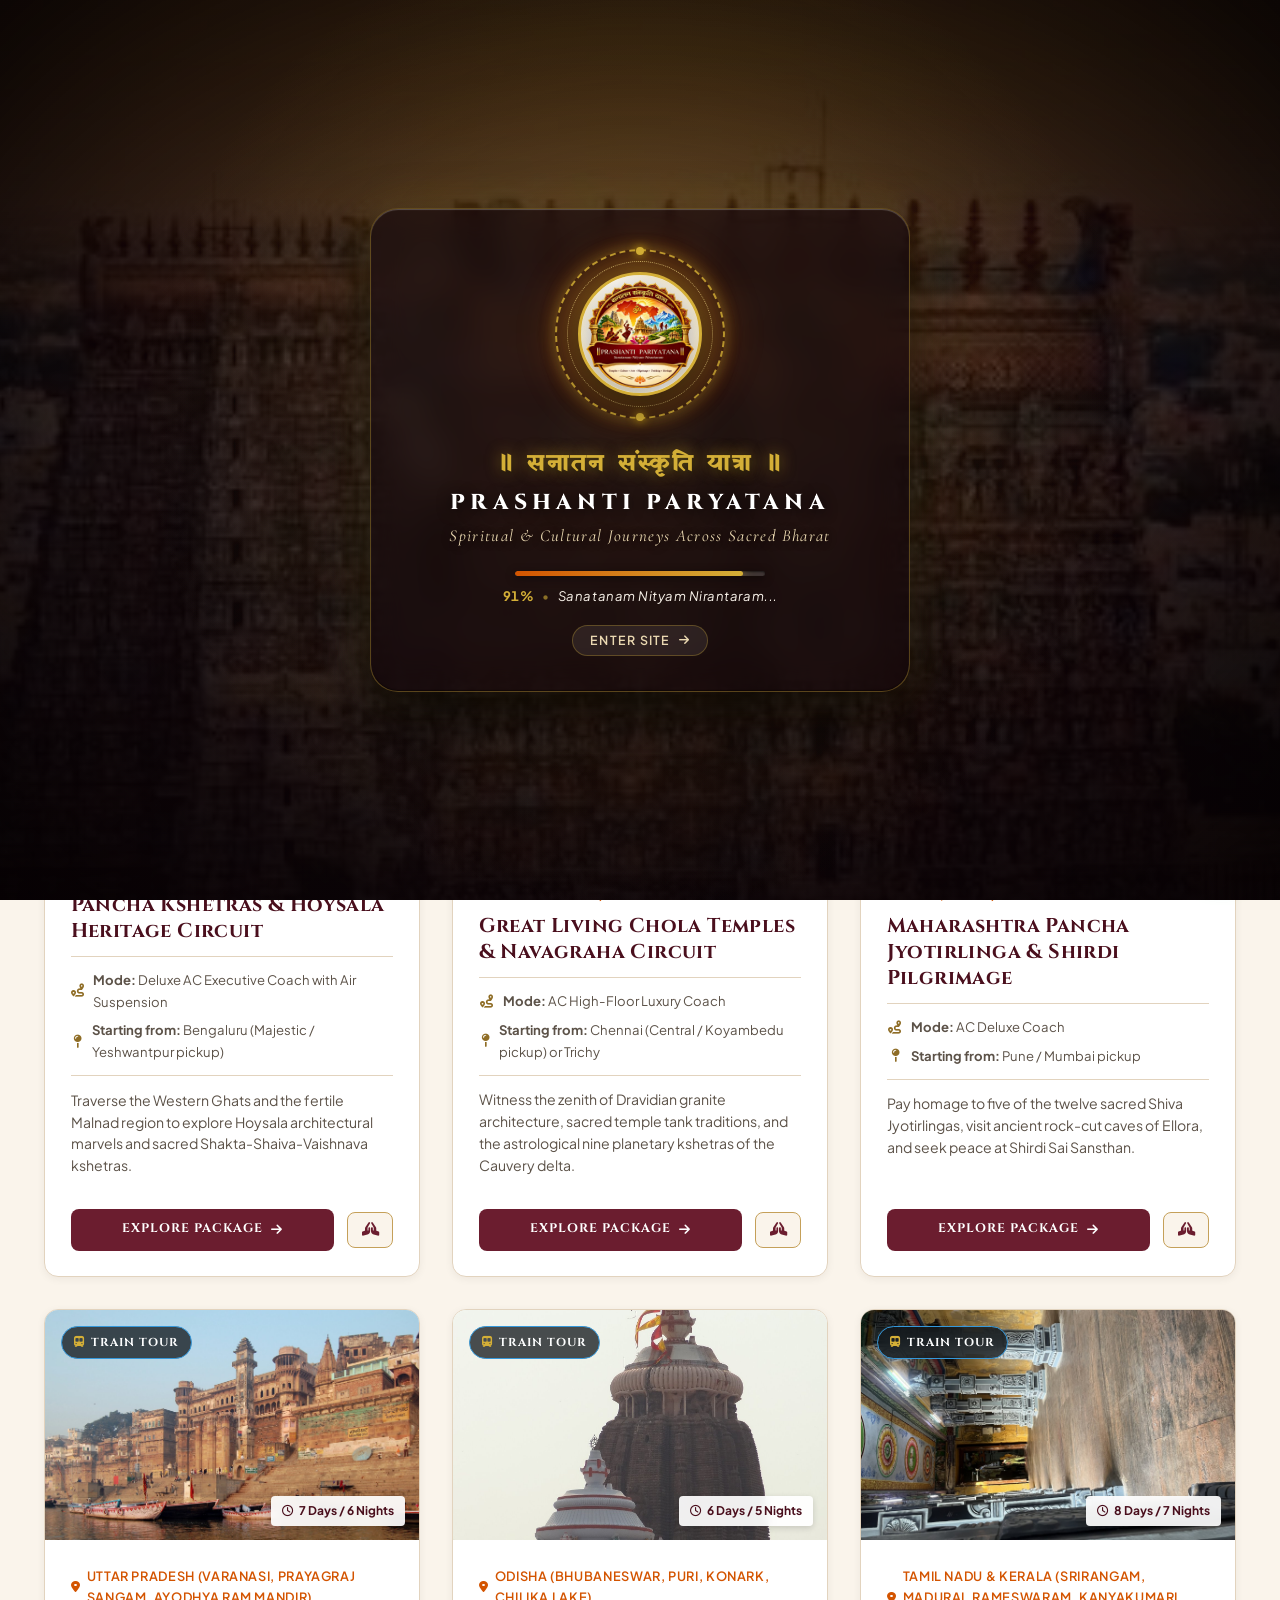
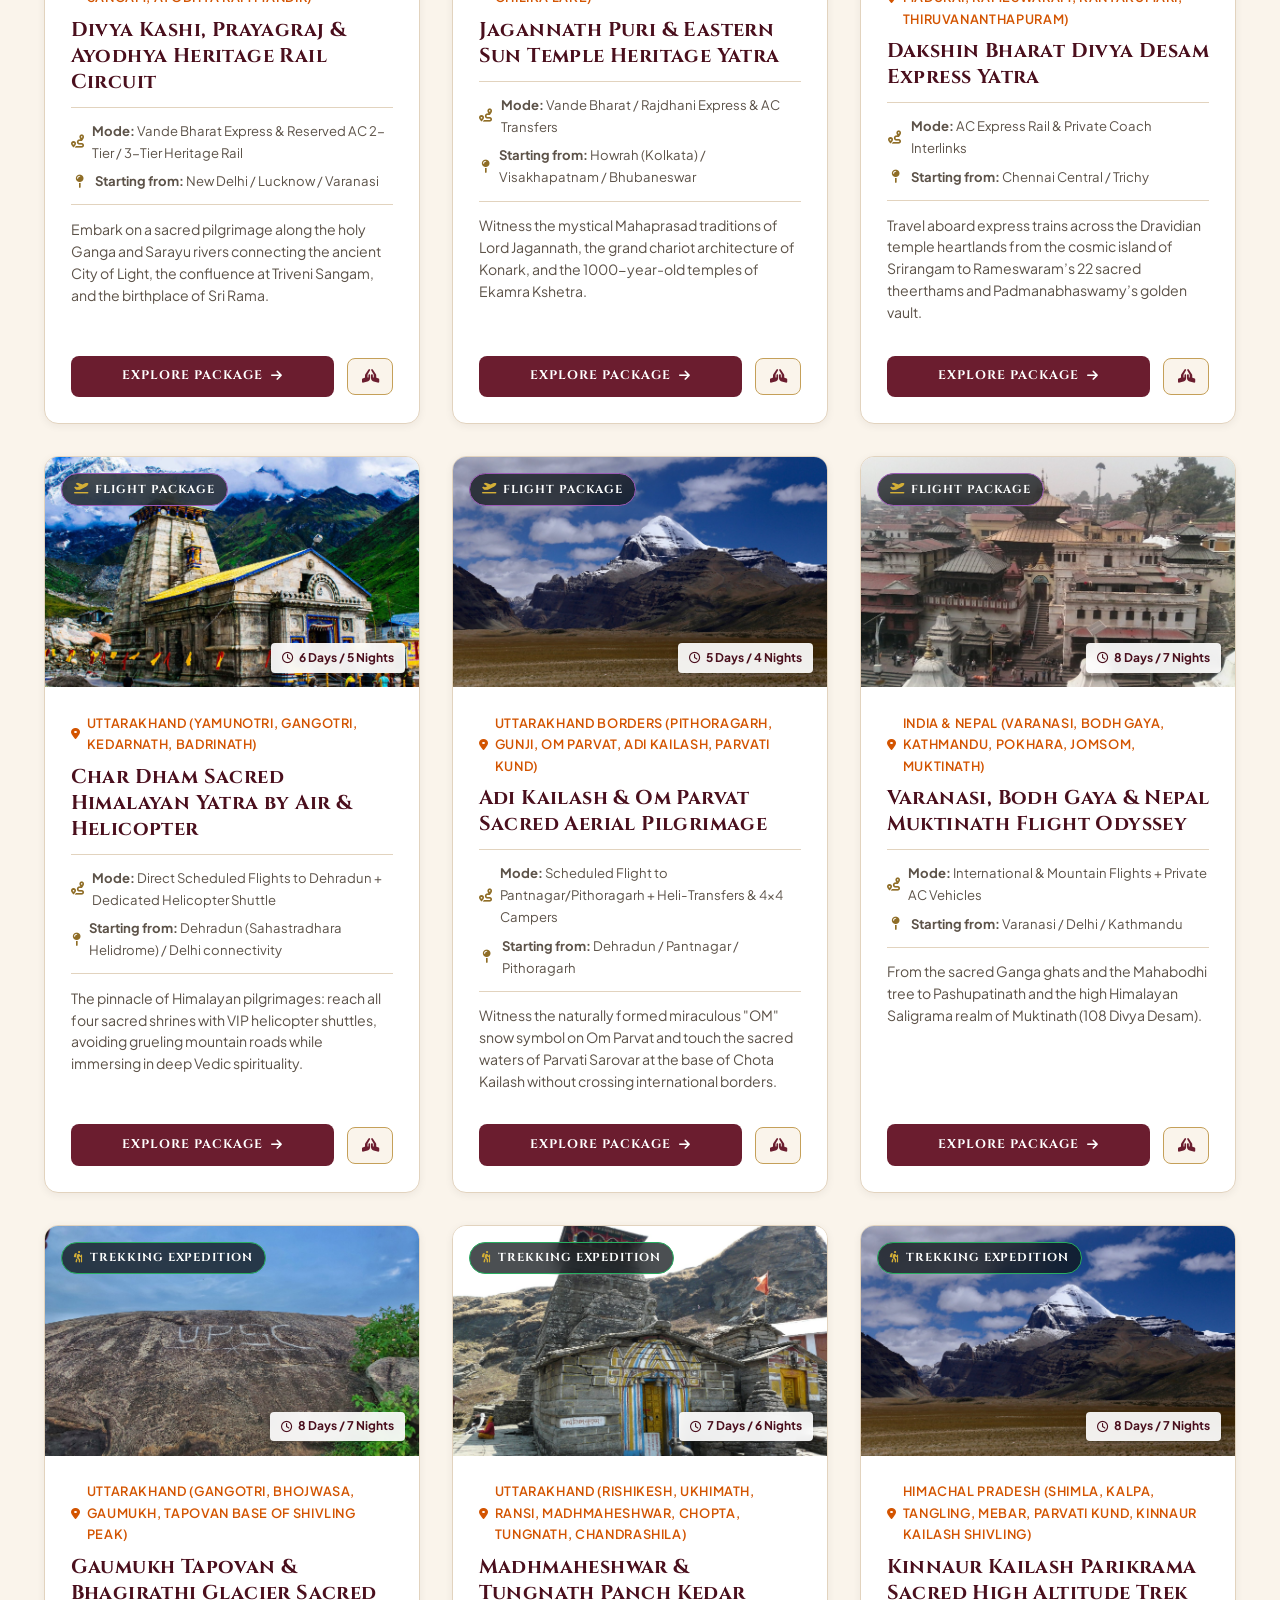
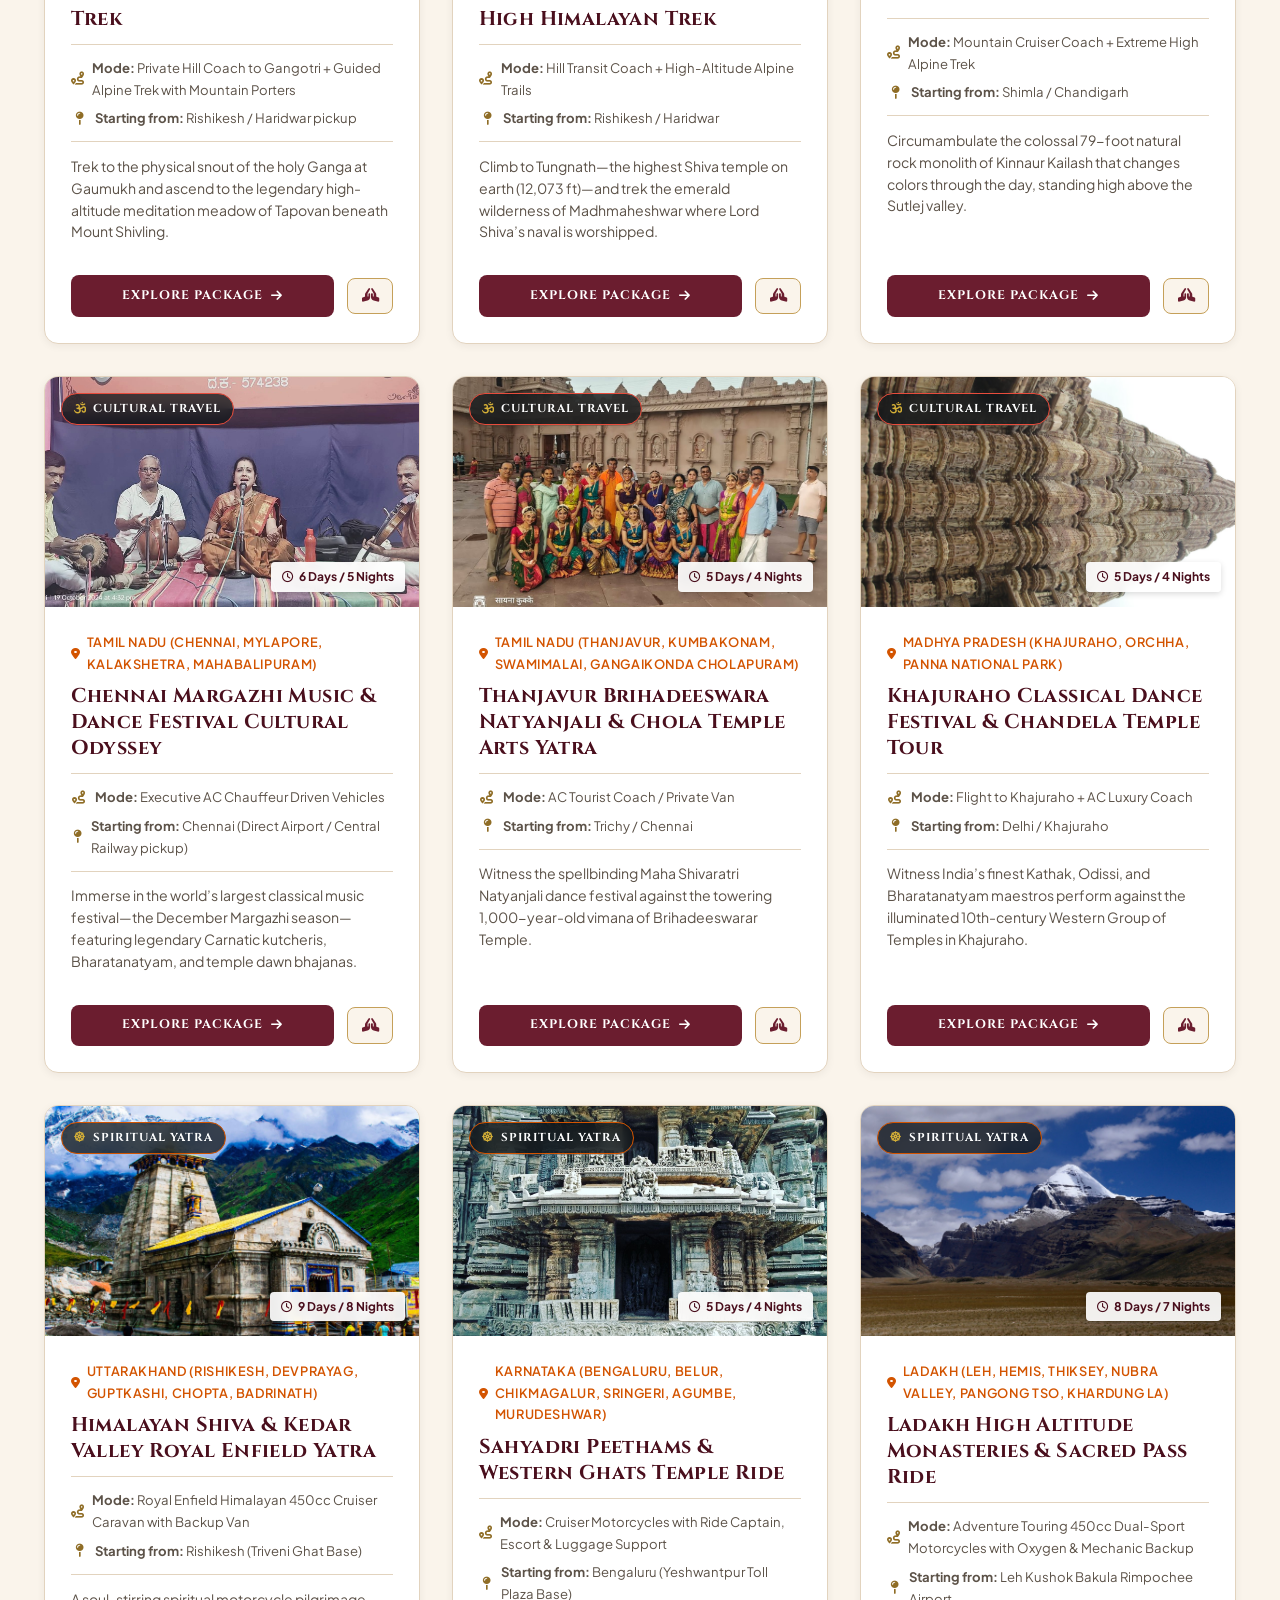
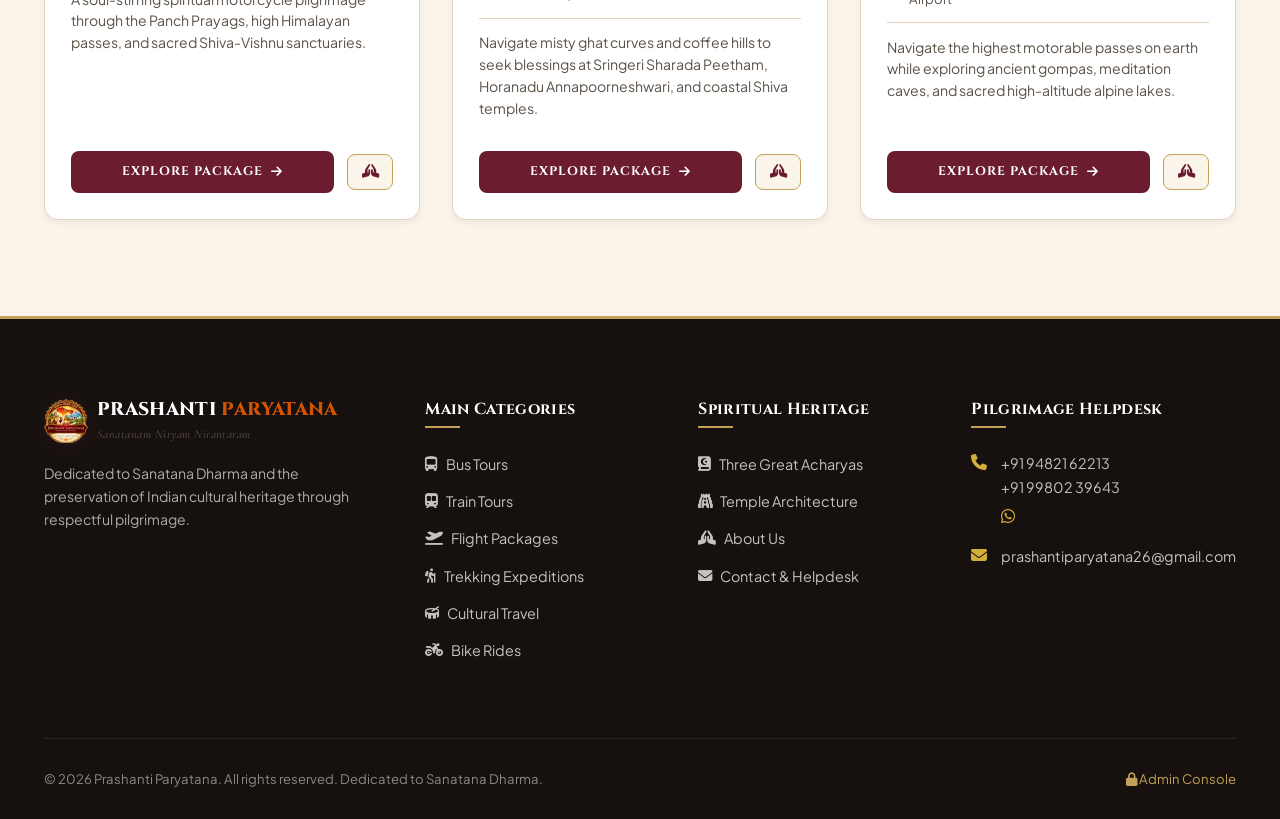
<file: packages.html>
<!DOCTYPE html>
<html lang="en">
<head>
  <link rel="icon" type="image/x-icon" href="favicon.ico" />
  <link rel="apple-touch-icon" href="assets/logo.png?v=3" />
  <meta charset="UTF-8" />
  <meta name="viewport" content="width=device-width, initial-scale=1.0" />
  <title>All Pilgrimage Packages | Prashanti Paryatana</title>
  <meta name="description" content="Explore all spiritual, heritage, pilgrimage, and cultural journeys categorized by bus, train, flight, trekking, and cultural modes." />

  <link rel="preconnect" href="https://fonts.googleapis.com" />
  <link rel="preconnect" href="https://fonts.gstatic.com" crossorigin />
  <link rel="stylesheet" href="https://cdnjs.cloudflare.com/ajax/libs/font-awesome/6.5.1/css/all.min.css" />

  <link rel="stylesheet" href="css/style.css?v=6" />
  <link rel="stylesheet" href="css/components.css?v=2" />
</head>
<body data-page="packages">

      <!-- ================= WEBSITE LOADING PRELOADER (CINEMATIC BACKGROUND & MOVING LOGO) ================= -->
  <div id="sitePreloader" class="site-preloader" aria-label="Loading Prashanti Paryatana">
    <!-- Cinematic Background Image Crossfade Carousel -->
    <div class="preloader-bg-slideshow">
      <div class="preloader-bg-slide active" style="background-image: url('assets/loader/bg-1.jpg');"></div>
      <div class="preloader-bg-slide" style="background-image: url('assets/loader/bg-2.jpg');"></div>
      <div class="preloader-bg-slide" style="background-image: url('assets/loader/bg-3.jpg');"></div>
      <div class="preloader-bg-slide" style="background-image: url('assets/loader/bg-4.jpg');"></div>
      <div class="preloader-bg-slide" style="background-image: url('assets/loader/bg-5.jpg');"></div>
      <div class="preloader-overlay"></div>
    </div>

    <!-- Center Floating Animated Logo Badge & Content -->
    <div class="preloader-content">
      <div class="preloader-badge">
        <div class="preloader-aura-glow"></div>
        <div class="preloader-mandala-outer"></div>
        <div class="preloader-mandala-inner"></div>
        <div class="preloader-logo-wrap">
          <img src="assets/logo.png?v=3" alt="Prashanti Paryatana" class="preloader-logo" />
        </div>
      </div>

      <div class="preloader-text-group">
        <div class="preloader-sanskrit font-sanskrit-style">॥ सनातन संस्कृति यात्रा ॥</div>
        <h1 class="preloader-title">PRASHANTI PARYATANA</h1>
        <p class="preloader-tagline">Spiritual & Cultural Journeys Across Sacred Bharat</p>
      </div>

      <!-- Modern Progress Line & Counter -->
      <div class="preloader-status">
        <div class="preloader-progress-bar">
          <div id="preloaderProgressFill" class="preloader-progress-fill"></div>
        </div>
        <div class="preloader-status-text">
          <span id="preloaderPercent">0%</span>
          <span class="preloader-dot">•</span>
          <span id="preloaderPhase">Awakening Sacred Heritage...</span>
        </div>
      </div>

      <button type="button" class="preloader-skip-btn" id="preloaderSkipBtn" title="Enter Website">
        Enter Site <i class="fa-solid fa-arrow-right"></i>
      </button>
    </div>
  </div>
  </div>

<!-- Top Bar -->
  <div class="top-bar">
    <div class="container top-bar-inner">
      <div class="top-bar-left">
        <div class="top-bar-item">
          <i class="fa-solid fa-om"></i>
          <span class="font-sanskrit-style">॥ सनातन संस्कृति यात्रा ॥</span>
        </div>
        <div class="top-bar-item">
          <i class="fa-solid fa-phone"></i>
          <a href="tel:+919482162213" style="color: inherit; text-decoration: none; font-weight: 600;">+91 94821 62213</a>
          <span style="opacity: 0.5; margin: 0 4px;">/</span>
          <a href="tel:+919980239643" style="color: inherit; text-decoration: none; font-weight: 600;">+91 99802 39643</a>
        </div>
        <div class="top-bar-item">
          <i class="fa-solid fa-envelope"></i>
          <a href="mailto:prashantiparyatana26@gmail.com" style="color: inherit; text-decoration: none;">prashantiparyatana26@gmail.com</a>
        </div>
      </div>
      <div class="top-bar-right">
        <div class="top-bar-links">
          <a href="about.html">About</a>
          <a href="heritage.html">Our Heritage</a>
          <a href="acharyas.html">Acharyas</a>
          <a href="contact.html">Contact</a>
        </div>
        <a href="admin.html" class="admin-portal-link">
          <i class="fa-solid fa-lock"></i> Admin Portal
        </a>
      </div>
    </div>
  </div>

  <!-- Header -->
  <header class="site-header">
    <div class="container site-header-inner">
            <a href="index.html" class="brand-identity">
        <img src="assets/logo.png?v=3" alt="Prashanti Paryatana Logo" class="brand-logo-img" />
        <div class="brand-text-wrap">
          <span class="brand-name font-sanskrit-style">PRASHANTI <span>PARYATANA</span></span>
          <span class="brand-tagline">Tours and Travels</span>
        </div>
      </a>

      <!-- 5 Prominent Categories -->
      <nav class="categories-nav">
        <a href="bus-tours.html" class="category-link">
          <i class="fa-solid fa-bus-simple"></i>
          <span>Bus Tours</span>
        </a>
        <a href="train-tours.html" class="category-link">
          <i class="fa-solid fa-train-subway"></i>
          <span>Train Tours</span>
        </a>
        <a href="flight-packages.html" class="category-link">
          <i class="fa-solid fa-plane-departure"></i>
          <span>Flight Packages</span>
        </a>
        <a href="trekking-expeditions.html" class="category-link">
          <i class="fa-solid fa-person-hiking"></i>
          <span>Trekking Expeditions</span>
        </a>
        <a href="cultural.html" class="category-link">
          <i class="fa-solid fa-drum"></i>
          <span>Cultural Travel</span>
        </a>
        <a href="bike-rides.html" class="category-link">
          <i class="fa-solid fa-motorcycle"></i>
          <span>Bike Rides</span>
        </a>
      </nav>

      <div class="nav-actions">
        <button type="button" class="btn-plan-journey" onclick="openEnquiryModal('', 'General Plan', 'all')">
          <i class="fa-solid fa-hands-praying"></i>
          <span>Plan Your Journey</span>
        </button>
        <button type="button" class="mobile-nav-toggle" aria-label="Toggle navigation">
          <i class="fa-solid fa-bars-staggered"></i>
        </button>
      </div>
    </div>
  </header>

  <!-- Category Hero -->
  <section class="category-hero" style="background: linear-gradient(135deg, var(--color-maroon-deep) 0%, #150F0D 100%);">
    <div class="container category-hero-content">
      <span class="section-eyebrow" style="color: var(--color-gold-bright);">All Pilgrimage Yatras</span>
      <h1>Sacred Journeys of Sanatana Dharma</h1>
      <p>
        Filter across our five central travel modes to discover authentic pilgrimages accompanied by scholars, sattvic meals, and reverent darshan schedules.
      </p>
    </div>
  </section>

  <!-- Filter & Search Bar -->
  <div class="container filter-bar-wrap">
    <div class="filter-bar">
      <div class="filter-group">
        <span class="filter-label">Category:</span>
        <button type="button" class="filter-pill active" data-category="all">All Modes</button>
        <button type="button" class="filter-pill" data-category="bus">Bus Tours</button>
        <button type="button" class="filter-pill" data-category="train">Train Tours</button>
        <button type="button" class="filter-pill" data-category="flight">Flight Packages</button>
        <button type="button" class="filter-pill" data-category="trekking">Trekking</button>
        <button type="button" class="filter-pill" data-category="cultural">Cultural Travel</button>
        <button type="button" class="filter-pill" data-category="bike">Bike Rides</button>
      </div>

      <div class="search-input-wrap">
        <i class="fa-solid fa-magnifying-glass"></i>
        <input type="text" id="packageSearchInput" class="search-input" placeholder="Search by name, temple, or city..." />
      </div>
    </div>
  </div>

  <!-- Package Listing Grid -->
  <main class="container" style="padding-bottom: 6rem;">
    <div id="packagesGridContainer" class="packages-grid">
      <!-- Populated dynamically by js/packages.js -->
    </div>
  </main>

  <!-- Footer -->
  <footer class="site-footer">
    <div class="container">
      <div class="footer-top-grid">
        <div class="footer-col footer-brand-col">
                    <div class="brand-identity" style="margin-bottom: 1rem;">
            <img src="assets/logo.png?v=3" alt="Prashanti Paryatana Logo" class="brand-logo-img" style="width: 44px; height: 44px;" />
            <div class="brand-text-wrap">
              <span class="brand-name font-sanskrit-style" style="font-size: 1.15rem; color:#fff;">PRASHANTI <span>PARYATANA</span></span>
              <span class="brand-tagline">Sanatanam Nityam Nirantaram</span>
            </div>
          </div>
          <p>Dedicated to Sanatana Dharma and the preservation of Indian cultural heritage through respectful pilgrimage.</p>
        </div>
        <div class="footer-col">
          <h4>Main Categories</h4>
          <ul class="footer-links-list">
            <li><a href="bus-tours.html"><i class="fa-solid fa-bus-simple"></i> Bus Tours</a></li>
            <li><a href="train-tours.html"><i class="fa-solid fa-train-subway"></i> Train Tours</a></li>
            <li><a href="flight-packages.html"><i class="fa-solid fa-plane-departure"></i> Flight Packages</a></li>
            <li><a href="trekking-expeditions.html"><i class="fa-solid fa-person-hiking"></i> Trekking Expeditions</a></li>
            <li><a href="cultural.html"><i class="fa-solid fa-drum"></i> Cultural Travel</a></li>
            <li><a href="bike-rides.html"><i class="fa-solid fa-motorcycle"></i> Bike Rides</a></li>
          </ul>
        </div>
        <div class="footer-col">
          <h4>Spiritual Heritage</h4>
          <ul class="footer-links-list">
            <li><a href="acharyas.html"><i class="fa-solid fa-book-quran"></i> Three Great Acharyas</a></li>
            <li><a href="heritage.html"><i class="fa-solid fa-gopuram"></i> Temple Architecture</a></li>
            <li><a href="about.html"><i class="fa-solid fa-hands-praying"></i> About Us</a></li>
            <li><a href="contact.html"><i class="fa-solid fa-envelope"></i> Contact & Helpdesk</a></li>
          </ul>
        </div>
        <div class="footer-col">
          <h4>Pilgrimage Helpdesk</h4>
          <div class="footer-contact-item">
            <i class="fa-solid fa-phone"></i>
            <div>
              <a href="tel:+919482162213" style="color: inherit; text-decoration: none;">+91 94821 62213</a><br />
              <a href="tel:+919980239643" style="color: inherit; text-decoration: none;">+91 99802 39643</a><br />
              <a href="https://wa.me/919980239643?text=Namaskaram!%20I%20would%20like%20to%20enquire%20about%20a%20yatra." target="_blank" rel="noopener noreferrer" style="color: #25D366; text-decoration: none; font-size: 1.35rem; display: inline-flex; align-items: center; margin-top: 0.35rem; transition: transform 0.2s ease;" title="Chat on WhatsApp" aria-label="Chat on WhatsApp">
                <i class="fa-brands fa-whatsapp"></i>
              </a>
            </div>
          </div>
          <div class="footer-contact-item">
            <i class="fa-solid fa-envelope"></i>
            <div>
              <a href="mailto:prashantiparyatana26@gmail.com" style="color: inherit; text-decoration: none;">prashantiparyatana26@gmail.com</a>
            </div>
          </div>
        </div>
      </div>
      <div class="footer-bottom">
        <div class="footer-bottom-inner">
          <p>© 2026 Prashanti Paryatana. All rights reserved. Dedicated to Sanatana Dharma.</p>
          <a href="admin.html" style="color: var(--color-gold);"><i class="fa-solid fa-lock"></i> Admin Console</a>
        </div>
      </div>
    </div>
  </footer>

  <!-- Global Modal & Mobile Drawer -->
  <div id="enquiryModal" class="modal-backdrop">
    <div class="modal-dialog">
      <div class="modal-header">
        <h3><i class="fa-solid fa-hands-praying" style="color: var(--color-gold-bright); margin-right: 0.5rem;"></i> Plan Your Sacred Journey</h3>
        <button type="button" class="modal-close-btn">&times;</button>
      </div>
      <div class="modal-body">
        <!-- Direct Quick Contact Pill -->
        <div class="modal-quick-contact" style="display: flex; align-items: center; justify-content: space-between; flex-wrap: wrap; gap: 0.5rem; background: var(--color-sandalwood-light); border: 1px solid var(--color-gold); border-radius: var(--radius-sm); padding: 0.6rem 0.9rem; margin-bottom: 1.2rem; font-size: 0.82rem;">
          <div style="display: flex; align-items: center; gap: 0.4rem;">
            <i class="fa-solid fa-phone" style="color: var(--color-saffron);"></i>
            <span style="font-weight: 600; color: var(--color-maroon);">Call:</span>
            <a href="tel:+919482162213" style="color: var(--color-maroon); font-weight: 700; text-decoration: none;">+91 94821 62213</a>
            <span style="opacity: 0.5;">/</span>
            <a href="tel:+919980239643" style="color: var(--color-maroon); font-weight: 700; text-decoration: none;">+91 99802 39643</a>
          </div>
          <div style="display: flex; align-items: center; gap: 0.6rem;">
            <a href="https://wa.me/919980239643?text=Namaskaram!%20I%20have%20an%20enquiry%20regarding%20pilgrimage." target="_blank" rel="noopener noreferrer" style="color: #25D366; text-decoration: none; display: inline-flex; align-items: center; font-size: 1.25rem; transition: transform 0.2s ease;" title="Chat on WhatsApp" aria-label="Chat on WhatsApp">
              <i class="fa-brands fa-whatsapp"></i>
            </a>
            <span style="opacity: 0.4;">|</span>
            <a href="mailto:prashantiparyatana26@gmail.com" style="color: var(--color-maroon); font-weight: 600; text-decoration: none;">prashantiparyatana26@gmail.com</a>
          </div>
        </div>
        <div id="enquiryFormContainer">
          <form id="enquiryForm">
            <div class="form-grid-2">
              <div class="form-group">
                <label class="form-label">Full Name <span class="req">*</span></label>
                <input type="text" name="fullName" class="form-control" required />
              </div>
              <div class="form-group">
                <label class="form-label">Email Address <span class="req">*</span></label>
                <input type="email" name="email" class="form-control" required />
              </div>
            </div>
            <div class="form-grid-2">
              <div class="form-group">
                <label class="form-label">Mobile Number <span class="req">*</span></label>
                <input type="tel" name="phone" class="form-control" required />
              </div>
              <div class="form-group">
                <label class="form-label">Starting Location</label>
                <input type="text" name="startingLocation" class="form-control" />
              </div>
            </div>
            <div class="form-grid-2">
              <div class="form-group">
                <label class="form-label">Category</label>
                <select name="category" id="enqCategorySelect" class="form-control">
                  <option value="all">All Categories</option>
                  <option value="bus">Bus Tours</option>
                  <option value="train">Train Tours</option>
                  <option value="flight">Flight Packages</option>
                  <option value="trekking">Trekking Expeditions</option>
                  <option value="cultural">Cultural Travel</option>
                  <option value="bike">Bike Rides</option>
                </select>
              </div>
              <div class="form-group">
                <label class="form-label">Preferred Package</label>
                <select name="preferredPackage" id="enqPackageSelect" class="form-control"></select>
              </div>
            </div>
            <div class="form-grid-2">
              <div class="form-group">
                <label class="form-label">Departure Date <span class="req">*</span></label>
                <input type="date" name="departureDate" class="form-control" required />
              </div>
              <div class="form-group">
                <label class="form-label">Travellers <span class="req">*</span></label>
                <input type="number" name="travellers" min="1" max="40" class="form-control" value="2" required />
              </div>
            </div>
            <div class="form-group">
              <label class="form-label">Special Requirements</label>
              <textarea name="requirements" class="form-control" placeholder="Dietary needs, puja requests..."></textarea>
            </div>
            <button type="submit" class="form-submit-btn">
              <i class="fa-solid fa-paper-plane"></i> Submit Travel Enquiry
            </button>
          </form>
        </div>
        <div id="enquiryConfirmationContainer" class="enquiry-confirmation" style="display: none;">
          <div class="confirmation-badge-icon"><i class="fa-solid fa-check"></i></div>
          <h3 style="color: var(--color-maroon);">Enquiry Registered!</h3>
          <div class="reference-display-box">
            <div id="confirmationRefCode" class="reference-code">PP-2026-YTR-0000</div>
          </div>
          <div id="confirmationSummary" style="font-size: 0.85rem; text-align: left; background: #fff; padding: 1rem; border-radius: var(--radius-sm); border: 1px solid var(--color-sandalwood-border); margin-bottom: 1.5rem;"></div>
          <button type="button" class="btn-quick-enquire" onclick="closeEnquiryModal()">Close</button>
        </div>
      </div>
    </div>
  </div>

  <!-- Mobile Drawer -->
  <div class="mobile-drawer">
    <div class="mobile-drawer-content">
      <div class="mobile-drawer-header">
        <span class="brand-name" style="font-size: 1.1rem;">Prashanti <span>Paryatana</span></span>
        <button type="button" class="mobile-drawer-close" style="background:none; border:none; font-size: 1.4rem;">&times;</button>
      </div>
      <div class="mobile-drawer-links">
        <a href="bus-tours.html" class="mobile-nav-item"><i class="fa-solid fa-bus-simple"></i> Bus Tours</a>
        <a href="train-tours.html" class="mobile-nav-item"><i class="fa-solid fa-train-subway"></i> Train Tours</a>
        <a href="flight-packages.html" class="mobile-nav-item"><i class="fa-solid fa-plane-departure"></i> Flight Packages</a>
        <a href="trekking-expeditions.html" class="mobile-nav-item"><i class="fa-solid fa-person-hiking"></i> Trekking Expeditions</a>
        <a href="cultural.html" class="mobile-nav-item"><i class="fa-solid fa-drum"></i> Cultural Travel</a>
        <a href="bike-rides.html" class="mobile-nav-item"><i class="fa-solid fa-motorcycle"></i> Bike Rides</a>
        <a href="index.html" class="mobile-nav-item"><i class="fa-solid fa-house"></i> Home</a>
      </div>
    </div>
  </div>

  <script src="js/data.js"></script>
  <script src="js/app.js"></script>
  <script src="js/packages.js"></script>
</body>
</html>
</file>
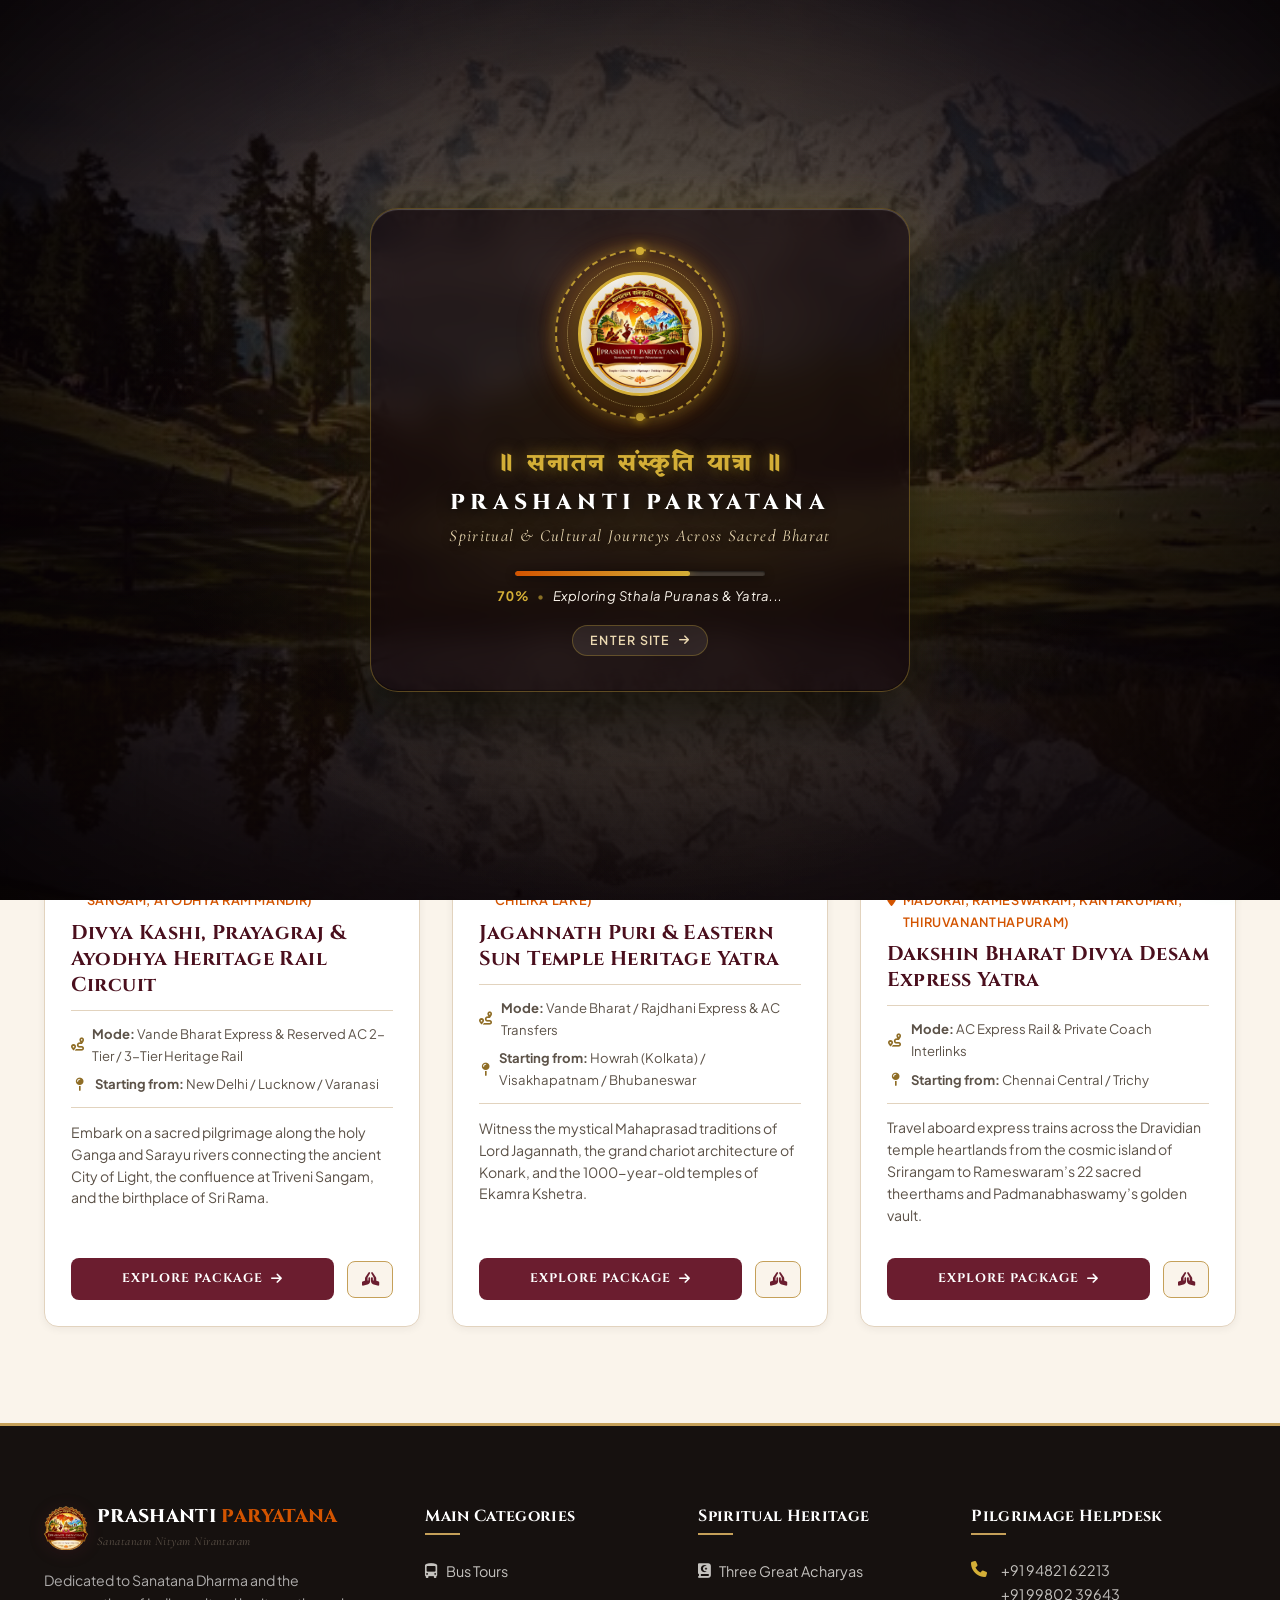
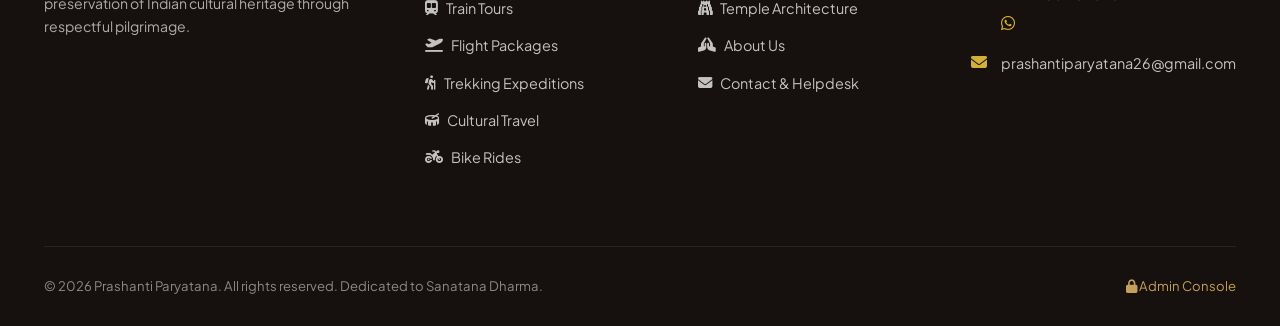
<file: train-tours.html>
<!DOCTYPE html>
<html lang="en">
<head>
  <link rel="icon" type="image/x-icon" href="favicon.ico" />
  <link rel="apple-touch-icon" href="assets/logo.png?v=3" />
  <meta charset="UTF-8" />
  <meta name="viewport" content="width=device-width, initial-scale=1.0" />
  <title>Train Tours | Prashanti Paryatana</title>
  <meta name="description" content="Discover sacred rail pilgrimages across India's holy corridors aboard Vande Bharat and reserved express trains. Journey to Kashi, Ayodhya, Puri, and Rameswaram." />

  <link rel="preconnect" href="https://fonts.googleapis.com" />
  <link rel="preconnect" href="https://fonts.gstatic.com" crossorigin />
  <link rel="stylesheet" href="https://cdnjs.cloudflare.com/ajax/libs/font-awesome/6.5.1/css/all.min.css" />

  <link rel="stylesheet" href="css/style.css?v=6" />
  <link rel="stylesheet" href="css/components.css?v=2" />
</head>
<body data-page="train" data-page-category="train">

      <!-- ================= WEBSITE LOADING PRELOADER (CINEMATIC BACKGROUND & MOVING LOGO) ================= -->
  <div id="sitePreloader" class="site-preloader" aria-label="Loading Prashanti Paryatana">
    <!-- Cinematic Background Image Crossfade Carousel -->
    <div class="preloader-bg-slideshow">
      <div class="preloader-bg-slide active" style="background-image: url('assets/loader/bg-1.jpg');"></div>
      <div class="preloader-bg-slide" style="background-image: url('assets/loader/bg-2.jpg');"></div>
      <div class="preloader-bg-slide" style="background-image: url('assets/loader/bg-3.jpg');"></div>
      <div class="preloader-bg-slide" style="background-image: url('assets/loader/bg-4.jpg');"></div>
      <div class="preloader-bg-slide" style="background-image: url('assets/loader/bg-5.jpg');"></div>
      <div class="preloader-overlay"></div>
    </div>

    <!-- Center Floating Animated Logo Badge & Content -->
    <div class="preloader-content">
      <div class="preloader-badge">
        <div class="preloader-aura-glow"></div>
        <div class="preloader-mandala-outer"></div>
        <div class="preloader-mandala-inner"></div>
        <div class="preloader-logo-wrap">
          <img src="assets/logo.png?v=3" alt="Prashanti Paryatana" class="preloader-logo" />
        </div>
      </div>

      <div class="preloader-text-group">
        <div class="preloader-sanskrit font-sanskrit-style">॥ सनातन संस्कृति यात्रा ॥</div>
        <h1 class="preloader-title">PRASHANTI PARYATANA</h1>
        <p class="preloader-tagline">Spiritual & Cultural Journeys Across Sacred Bharat</p>
      </div>

      <!-- Modern Progress Line & Counter -->
      <div class="preloader-status">
        <div class="preloader-progress-bar">
          <div id="preloaderProgressFill" class="preloader-progress-fill"></div>
        </div>
        <div class="preloader-status-text">
          <span id="preloaderPercent">0%</span>
          <span class="preloader-dot">•</span>
          <span id="preloaderPhase">Awakening Sacred Heritage...</span>
        </div>
      </div>

      <button type="button" class="preloader-skip-btn" id="preloaderSkipBtn" title="Enter Website">
        Enter Site <i class="fa-solid fa-arrow-right"></i>
      </button>
    </div>
  </div>
  </div>

<!-- Top Bar -->
  <div class="top-bar">
    <div class="container top-bar-inner">
      <div class="top-bar-left">
        <div class="top-bar-item">
          <i class="fa-solid fa-om"></i>
          <span class="font-sanskrit-style">॥ सनातन संस्कृति यात्रा ॥</span>
        </div>
        <div class="top-bar-item">
          <i class="fa-solid fa-phone"></i>
          <a href="tel:+919482162213" style="color: inherit; text-decoration: none; font-weight: 600;">+91 94821 62213</a>
          <span style="opacity: 0.5; margin: 0 4px;">/</span>
          <a href="tel:+919980239643" style="color: inherit; text-decoration: none; font-weight: 600;">+91 99802 39643</a>
        </div>
        <div class="top-bar-item">
          <i class="fa-solid fa-envelope"></i>
          <a href="mailto:prashantiparyatana26@gmail.com" style="color: inherit; text-decoration: none;">prashantiparyatana26@gmail.com</a>
        </div>
      </div>
      <div class="top-bar-right">
        <div class="top-bar-links">
          <a href="about.html">About</a>
          <a href="heritage.html">Our Heritage</a>
          <a href="acharyas.html">Acharyas</a>
          <a href="contact.html">Contact</a>
        </div>
        <a href="admin.html" class="admin-portal-link">
          <i class="fa-solid fa-lock"></i> Admin Portal
        </a>
      </div>
    </div>
  </div>

  <!-- Header -->
  <header class="site-header">
    <div class="container site-header-inner">
            <a href="index.html" class="brand-identity">
        <img src="assets/logo.png?v=3" alt="Prashanti Paryatana Logo" class="brand-logo-img" />
        <div class="brand-text-wrap">
          <span class="brand-name font-sanskrit-style">PRASHANTI <span>PARYATANA</span></span>
          <span class="brand-tagline">Tours and Travels</span>
        </div>
      </a>

      <!-- 5 Prominent Categories -->
      <nav class="categories-nav">
        <a href="bus-tours.html" class="category-link">
          <i class="fa-solid fa-bus-simple"></i>
          <span>Bus Tours</span>
        </a>
        <a href="train-tours.html" class="category-link active">
          <i class="fa-solid fa-train-subway"></i>
          <span>Train Tours</span>
        </a>
        <a href="flight-packages.html" class="category-link">
          <i class="fa-solid fa-plane-departure"></i>
          <span>Flight Packages</span>
        </a>
        <a href="trekking-expeditions.html" class="category-link">
          <i class="fa-solid fa-person-hiking"></i>
          <span>Trekking Expeditions</span>
        </a>
        <a href="cultural.html" class="category-link">
          <i class="fa-solid fa-drum"></i>
          <span>Cultural Travel</span>
        </a>
        <a href="bike-rides.html" class="category-link">
          <i class="fa-solid fa-motorcycle"></i>
          <span>Bike Rides</span>
        </a>
      </nav>

      <div class="nav-actions">
        <button type="button" class="btn-plan-journey" onclick="openEnquiryModal('', 'Train Tour Enquiry', 'train')">
          <i class="fa-solid fa-hands-praying"></i>
          <span>Plan Your Journey</span>
        </button>
        <button type="button" class="mobile-nav-toggle" aria-label="Toggle navigation">
          <i class="fa-solid fa-bars-staggered"></i>
        </button>
      </div>
    </div>
  </header>

  <!-- Category Hero -->
  <section class="category-hero" style="background: linear-gradient(135deg, #1C2833 0%, #0E161D 100%);">
    <div class="container category-hero-content">
      <span class="section-eyebrow" style="color: var(--color-gold-bright);">Travel Category 02</span>
      <h1>Heritage Train Tours & Sacred Rail Circuits</h1>
      <p>
        Traverse the sacred rivers, plains, and coastlines of Bharat aboard modern Vande Bharat Express and reserved AC sleeper trains. Connecting Kashi, Ayodhya, Jagannath Puri, and the southern Divya Desams with seamless local transfers and dignified elder care.
      </p>
    </div>
  </section>

  <!-- Filter & Search Bar -->
  <div class="container filter-bar-wrap">
    <div class="filter-bar">
      <div class="filter-group">
        <span class="filter-label">Filter:</span>
        <button type="button" class="filter-pill active" data-category="train">All Train Tours</button>
        <a href="packages.html" class="filter-pill">View All Categories</a>
      </div>

      <div class="search-input-wrap">
        <i class="fa-solid fa-magnifying-glass"></i>
        <input type="text" id="packageSearchInput" class="search-input" placeholder="Search by city, temple, or railway line..." />
      </div>
    </div>
  </div>

  <!-- Package Listing Grid -->
  <main class="container" style="padding-bottom: 6rem;">
    <div id="packagesGridContainer" class="packages-grid">
      <!-- Populated dynamically by js/packages.js -->
    </div>
  </main>

  <!-- Footer -->
  <footer class="site-footer">
    <div class="container">
      <div class="footer-top-grid">
        <div class="footer-col footer-brand-col">
                    <div class="brand-identity" style="margin-bottom: 1rem;">
            <img src="assets/logo.png?v=3" alt="Prashanti Paryatana Logo" class="brand-logo-img" style="width: 44px; height: 44px;" />
            <div class="brand-text-wrap">
              <span class="brand-name font-sanskrit-style" style="font-size: 1.15rem; color:#fff;">PRASHANTI <span>PARYATANA</span></span>
              <span class="brand-tagline">Sanatanam Nityam Nirantaram</span>
            </div>
          </div>
          <p>Dedicated to Sanatana Dharma and the preservation of Indian cultural heritage through respectful pilgrimage.</p>
        </div>
        <div class="footer-col">
          <h4>Main Categories</h4>
          <ul class="footer-links-list">
            <li><a href="bus-tours.html"><i class="fa-solid fa-bus-simple"></i> Bus Tours</a></li>
            <li><a href="train-tours.html"><i class="fa-solid fa-train-subway"></i> Train Tours</a></li>
            <li><a href="flight-packages.html"><i class="fa-solid fa-plane-departure"></i> Flight Packages</a></li>
            <li><a href="trekking-expeditions.html"><i class="fa-solid fa-person-hiking"></i> Trekking Expeditions</a></li>
            <li><a href="cultural.html"><i class="fa-solid fa-drum"></i> Cultural Travel</a></li>
            <li><a href="bike-rides.html"><i class="fa-solid fa-motorcycle"></i> Bike Rides</a></li>
          </ul>
        </div>
        <div class="footer-col">
          <h4>Spiritual Heritage</h4>
          <ul class="footer-links-list">
            <li><a href="acharyas.html"><i class="fa-solid fa-book-quran"></i> Three Great Acharyas</a></li>
            <li><a href="heritage.html"><i class="fa-solid fa-gopuram"></i> Temple Architecture</a></li>
            <li><a href="about.html"><i class="fa-solid fa-hands-praying"></i> About Us</a></li>
            <li><a href="contact.html"><i class="fa-solid fa-envelope"></i> Contact & Helpdesk</a></li>
          </ul>
        </div>
        <div class="footer-col">
          <h4>Pilgrimage Helpdesk</h4>
          <div class="footer-contact-item">
            <i class="fa-solid fa-phone"></i>
            <div>
              <a href="tel:+919482162213" style="color: inherit; text-decoration: none;">+91 94821 62213</a><br />
              <a href="tel:+919980239643" style="color: inherit; text-decoration: none;">+91 99802 39643</a><br />
              <a href="https://wa.me/919980239643?text=Namaskaram!%20I%20would%20like%20to%20enquire%20about%20a%20yatra." target="_blank" rel="noopener noreferrer" style="color: #25D366; text-decoration: none; font-size: 1.35rem; display: inline-flex; align-items: center; margin-top: 0.35rem; transition: transform 0.2s ease;" title="Chat on WhatsApp" aria-label="Chat on WhatsApp">
                <i class="fa-brands fa-whatsapp"></i>
              </a>
            </div>
          </div>
          <div class="footer-contact-item">
            <i class="fa-solid fa-envelope"></i>
            <div>
              <a href="mailto:prashantiparyatana26@gmail.com" style="color: inherit; text-decoration: none;">prashantiparyatana26@gmail.com</a>
            </div>
          </div>
        </div>
      </div>
      <div class="footer-bottom">
        <div class="footer-bottom-inner">
          <p>© 2026 Prashanti Paryatana. All rights reserved. Dedicated to Sanatana Dharma.</p>
          <a href="admin.html" style="color: var(--color-gold);"><i class="fa-solid fa-lock"></i> Admin Console</a>
        </div>
      </div>
    </div>
  </footer>

  <!-- Global Modal & Mobile Drawer -->
  <div id="enquiryModal" class="modal-backdrop">
    <div class="modal-dialog">
      <div class="modal-header">
        <h3><i class="fa-solid fa-hands-praying" style="color: var(--color-gold-bright); margin-right: 0.5rem;"></i> Plan Your Sacred Journey</h3>
        <button type="button" class="modal-close-btn">&times;</button>
      </div>
      <div class="modal-body">
        <!-- Direct Quick Contact Pill -->
        <div class="modal-quick-contact" style="display: flex; align-items: center; justify-content: space-between; flex-wrap: wrap; gap: 0.5rem; background: var(--color-sandalwood-light); border: 1px solid var(--color-gold); border-radius: var(--radius-sm); padding: 0.6rem 0.9rem; margin-bottom: 1.2rem; font-size: 0.82rem;">
          <div style="display: flex; align-items: center; gap: 0.4rem;">
            <i class="fa-solid fa-phone" style="color: var(--color-saffron);"></i>
            <span style="font-weight: 600; color: var(--color-maroon);">Call:</span>
            <a href="tel:+919482162213" style="color: var(--color-maroon); font-weight: 700; text-decoration: none;">+91 94821 62213</a>
            <span style="opacity: 0.5;">/</span>
            <a href="tel:+919980239643" style="color: var(--color-maroon); font-weight: 700; text-decoration: none;">+91 99802 39643</a>
          </div>
          <div style="display: flex; align-items: center; gap: 0.6rem;">
            <a href="https://wa.me/919980239643?text=Namaskaram!%20I%20have%20an%20enquiry%20regarding%20pilgrimage." target="_blank" rel="noopener noreferrer" style="color: #25D366; text-decoration: none; display: inline-flex; align-items: center; font-size: 1.25rem; transition: transform 0.2s ease;" title="Chat on WhatsApp" aria-label="Chat on WhatsApp">
              <i class="fa-brands fa-whatsapp"></i>
            </a>
            <span style="opacity: 0.4;">|</span>
            <a href="mailto:prashantiparyatana26@gmail.com" style="color: var(--color-maroon); font-weight: 600; text-decoration: none;">prashantiparyatana26@gmail.com</a>
          </div>
        </div>
        <div id="enquiryFormContainer">
          <form id="enquiryForm">
            <div class="form-grid-2">
              <div class="form-group">
                <label class="form-label">Full Name <span class="req">*</span></label>
                <input type="text" name="fullName" class="form-control" required />
              </div>
              <div class="form-group">
                <label class="form-label">Email Address <span class="req">*</span></label>
                <input type="email" name="email" class="form-control" required />
              </div>
            </div>
            <div class="form-grid-2">
              <div class="form-group">
                <label class="form-label">Mobile Number <span class="req">*</span></label>
                <input type="tel" name="phone" class="form-control" required />
              </div>
              <div class="form-group">
                <label class="form-label">Starting Location</label>
                <input type="text" name="startingLocation" class="form-control" />
              </div>
            </div>
            <div class="form-grid-2">
              <div class="form-group">
                <label class="form-label">Category</label>
                <select name="category" id="enqCategorySelect" class="form-control">
                  <option value="train" selected>Train Tours</option>
                  <option value="bus">Bus Tours</option>
                  <option value="flight">Flight Packages</option>
                  <option value="trekking">Trekking Expeditions</option>
                  <option value="cultural">Cultural Travel</option>
                  <option value="bike">Bike Rides</option>
                </select>
              </div>
              <div class="form-group">
                <label class="form-label">Preferred Package</label>
                <select name="preferredPackage" id="enqPackageSelect" class="form-control"></select>
              </div>
            </div>
            <div class="form-grid-2">
              <div class="form-group">
                <label class="form-label">Departure Date <span class="req">*</span></label>
                <input type="date" name="departureDate" class="form-control" required />
              </div>
              <div class="form-group">
                <label class="form-label">Travellers <span class="req">*</span></label>
                <input type="number" name="travellers" min="1" max="40" class="form-control" value="2" required />
              </div>
            </div>
            <div class="form-group">
              <label class="form-label">Special Requirements</label>
              <textarea name="requirements" class="form-control" placeholder="Dietary needs, berth preferences, elderly assistance..."></textarea>
            </div>
            <button type="submit" class="form-submit-btn">
              <i class="fa-solid fa-paper-plane"></i> Submit Travel Enquiry
            </button>
          </form>
        </div>
        <div id="enquiryConfirmationContainer" class="enquiry-confirmation" style="display: none;">
          <div class="confirmation-badge-icon"><i class="fa-solid fa-check"></i></div>
          <h3 style="color: var(--color-maroon);">Enquiry Registered!</h3>
          <p style="color: var(--text-secondary); margin-bottom: 1rem;">Our pilgrimage counselor will review your request.</p>
          <div class="reference-display-box">
            <div id="confirmationRefCode" class="reference-code">PP-2026-YTR-0000</div>
          </div>
          <div id="confirmationSummary" style="font-size: 0.85rem; text-align: left; background: #fff; padding: 1rem; border-radius: var(--radius-sm); border: 1px solid var(--color-sandalwood-border); margin-bottom: 1.5rem;"></div>
          <button type="button" class="btn-quick-enquire" onclick="closeEnquiryModal()">Close</button>
        </div>
      </div>
    </div>
  </div>

  <!-- Mobile Drawer -->
  <div class="mobile-drawer">
    <div class="mobile-drawer-content">
      <div class="mobile-drawer-header">
        <span class="brand-name" style="font-size: 1.1rem;">Prashanti <span>Paryatana</span></span>
        <button type="button" class="mobile-drawer-close" style="background:none; border:none; font-size: 1.4rem;">&times;</button>
      </div>
      <div class="mobile-drawer-links">
        <a href="bus-tours.html" class="mobile-nav-item"><i class="fa-solid fa-bus-simple"></i> Bus Tours</a>
        <a href="train-tours.html" class="mobile-nav-item active"><i class="fa-solid fa-train-subway"></i> Train Tours</a>
        <a href="flight-packages.html" class="mobile-nav-item"><i class="fa-solid fa-plane-departure"></i> Flight Packages</a>
        <a href="trekking-expeditions.html" class="mobile-nav-item"><i class="fa-solid fa-person-hiking"></i> Trekking Expeditions</a>
        <a href="cultural.html" class="mobile-nav-item"><i class="fa-solid fa-drum"></i> Cultural Travel</a>
        <a href="bike-rides.html" class="mobile-nav-item"><i class="fa-solid fa-motorcycle"></i> Bike Rides</a>
        <a href="index.html" class="mobile-nav-item"><i class="fa-solid fa-house"></i> Home</a>
      </div>
    </div>
  </div>

  <script src="js/data.js"></script>
  <script src="js/app.js"></script>
  <script src="js/packages.js"></script>
</body>
</html>
</file>
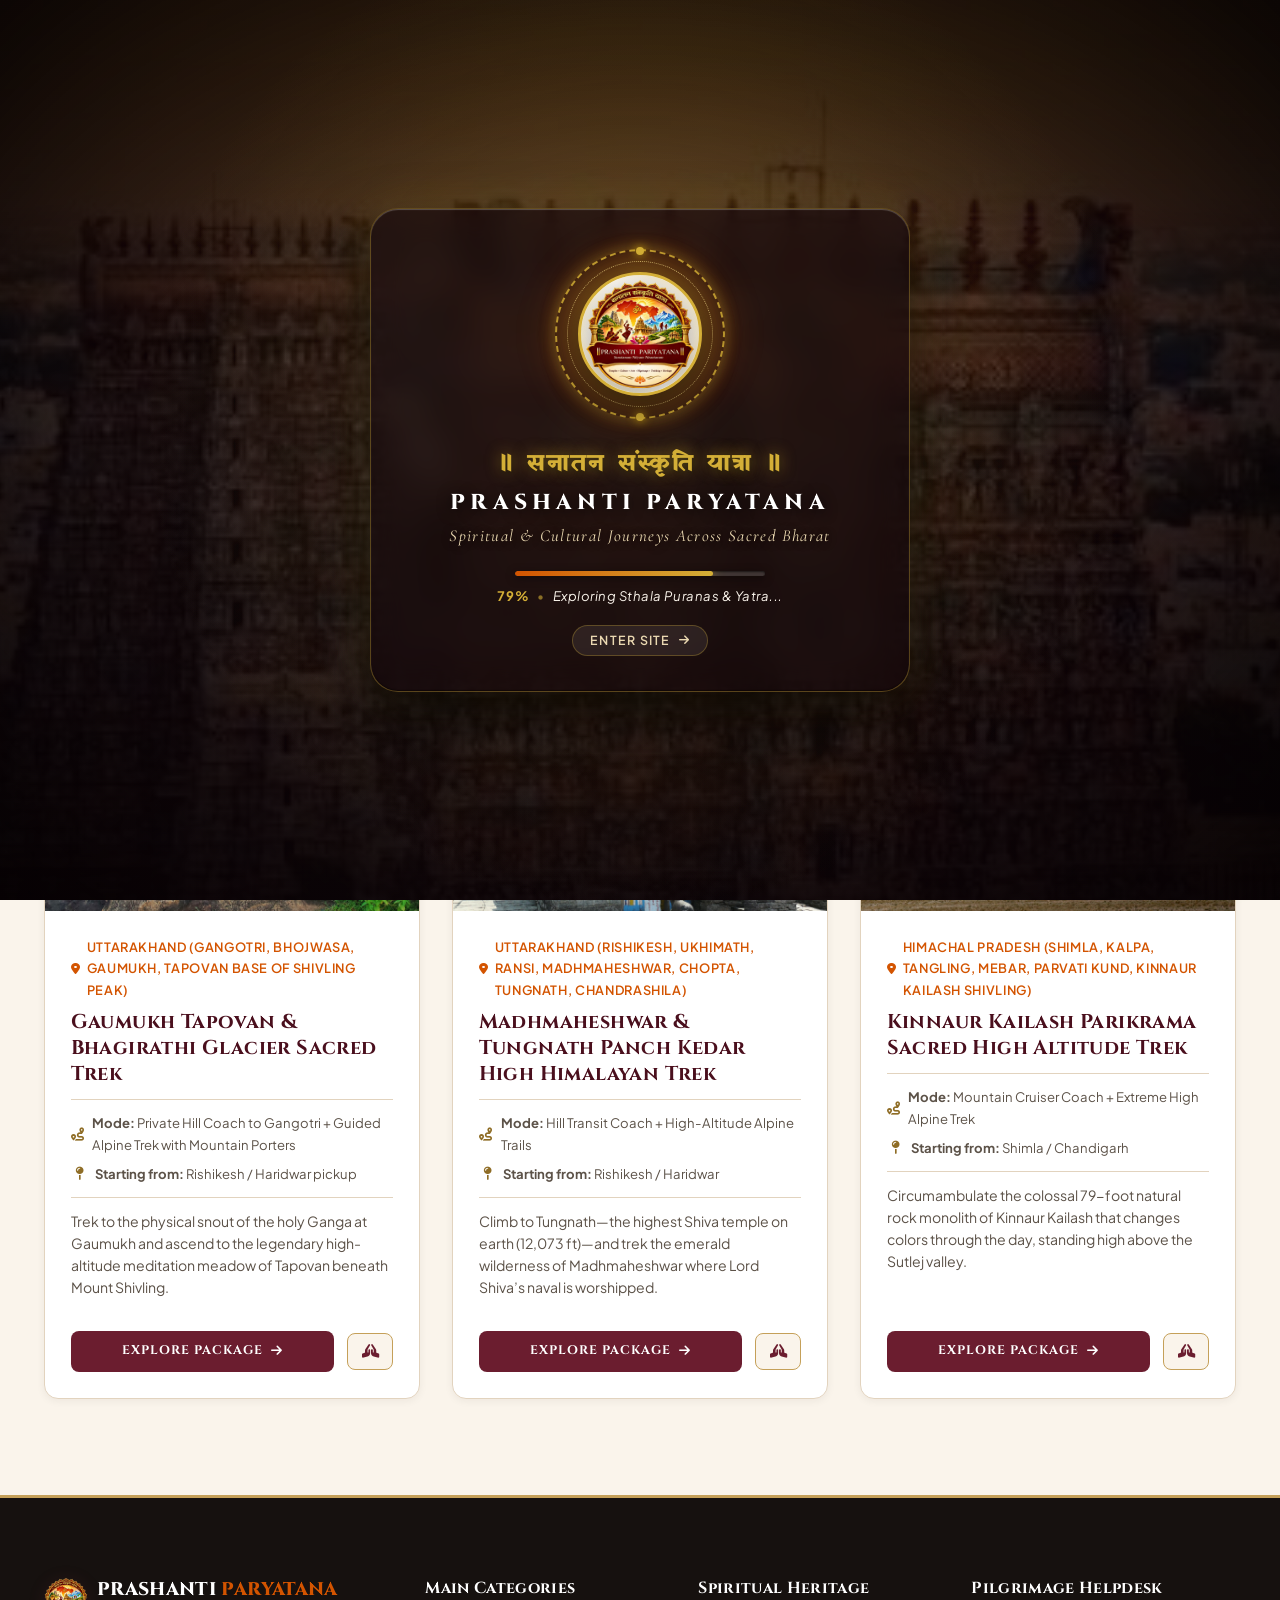
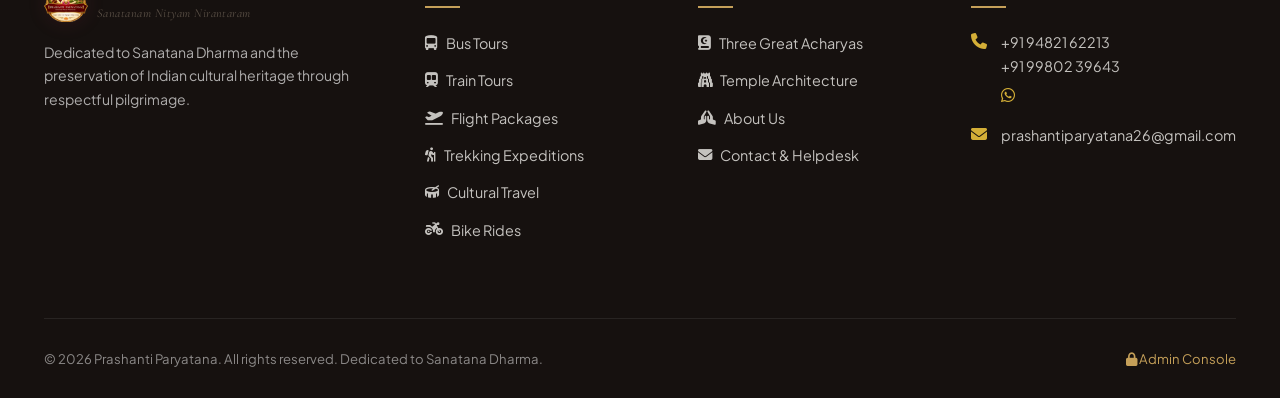
<file: trekking-expeditions.html>
<!DOCTYPE html>
<html lang="en">
<head>
  <link rel="icon" type="image/x-icon" href="favicon.ico" />
  <link rel="apple-touch-icon" href="assets/logo.png?v=3" />
  <meta charset="UTF-8" />
  <meta name="viewport" content="width=device-width, initial-scale=1.0" />
  <title>Trekking Expeditions | Prashanti Paryatana</title>
  <meta name="description" content="Embark on sacred high-altitude Himalayan trekking pilgrimages to Gaumukh-Tapovan, Tungnath-Chandrashila, and Kinnaur Kailash with certified mountaineering guides." />

  <link rel="preconnect" href="https://fonts.googleapis.com" />
  <link rel="preconnect" href="https://fonts.gstatic.com" crossorigin />
  <link rel="stylesheet" href="https://cdnjs.cloudflare.com/ajax/libs/font-awesome/6.5.1/css/all.min.css" />

  <link rel="stylesheet" href="css/style.css?v=6" />
  <link rel="stylesheet" href="css/components.css?v=2" />
</head>
<body data-page="trekking" data-page-category="trekking">

      <!-- ================= WEBSITE LOADING PRELOADER (CINEMATIC BACKGROUND & MOVING LOGO) ================= -->
  <div id="sitePreloader" class="site-preloader" aria-label="Loading Prashanti Paryatana">
    <!-- Cinematic Background Image Crossfade Carousel -->
    <div class="preloader-bg-slideshow">
      <div class="preloader-bg-slide active" style="background-image: url('assets/loader/bg-1.jpg');"></div>
      <div class="preloader-bg-slide" style="background-image: url('assets/loader/bg-2.jpg');"></div>
      <div class="preloader-bg-slide" style="background-image: url('assets/loader/bg-3.jpg');"></div>
      <div class="preloader-bg-slide" style="background-image: url('assets/loader/bg-4.jpg');"></div>
      <div class="preloader-bg-slide" style="background-image: url('assets/loader/bg-5.jpg');"></div>
      <div class="preloader-overlay"></div>
    </div>

    <!-- Center Floating Animated Logo Badge & Content -->
    <div class="preloader-content">
      <div class="preloader-badge">
        <div class="preloader-aura-glow"></div>
        <div class="preloader-mandala-outer"></div>
        <div class="preloader-mandala-inner"></div>
        <div class="preloader-logo-wrap">
          <img src="assets/logo.png?v=3" alt="Prashanti Paryatana" class="preloader-logo" />
        </div>
      </div>

      <div class="preloader-text-group">
        <div class="preloader-sanskrit font-sanskrit-style">॥ सनातन संस्कृति यात्रा ॥</div>
        <h1 class="preloader-title">PRASHANTI PARYATANA</h1>
        <p class="preloader-tagline">Spiritual & Cultural Journeys Across Sacred Bharat</p>
      </div>

      <!-- Modern Progress Line & Counter -->
      <div class="preloader-status">
        <div class="preloader-progress-bar">
          <div id="preloaderProgressFill" class="preloader-progress-fill"></div>
        </div>
        <div class="preloader-status-text">
          <span id="preloaderPercent">0%</span>
          <span class="preloader-dot">•</span>
          <span id="preloaderPhase">Awakening Sacred Heritage...</span>
        </div>
      </div>

      <button type="button" class="preloader-skip-btn" id="preloaderSkipBtn" title="Enter Website">
        Enter Site <i class="fa-solid fa-arrow-right"></i>
      </button>
    </div>
  </div>
  </div>

<!-- Top Bar -->
  <div class="top-bar">
    <div class="container top-bar-inner">
      <div class="top-bar-left">
        <div class="top-bar-item">
          <i class="fa-solid fa-om"></i>
          <span class="font-sanskrit-style">॥ सनातन संस्कृति यात्रा ॥</span>
        </div>
        <div class="top-bar-item">
          <i class="fa-solid fa-phone"></i>
          <a href="tel:+919482162213" style="color: inherit; text-decoration: none; font-weight: 600;">+91 94821 62213</a>
          <span style="opacity: 0.5; margin: 0 4px;">/</span>
          <a href="tel:+919980239643" style="color: inherit; text-decoration: none; font-weight: 600;">+91 99802 39643</a>
        </div>
        <div class="top-bar-item">
          <i class="fa-solid fa-envelope"></i>
          <a href="mailto:prashantiparyatana26@gmail.com" style="color: inherit; text-decoration: none;">prashantiparyatana26@gmail.com</a>
        </div>
      </div>
      <div class="top-bar-right">
        <div class="top-bar-links">
          <a href="about.html">About</a>
          <a href="heritage.html">Our Heritage</a>
          <a href="acharyas.html">Acharyas</a>
          <a href="contact.html">Contact</a>
        </div>
        <a href="admin.html" class="admin-portal-link">
          <i class="fa-solid fa-lock"></i> Admin Portal
        </a>
      </div>
    </div>
  </div>

  <!-- Header -->
  <header class="site-header">
    <div class="container site-header-inner">
            <a href="index.html" class="brand-identity">
        <img src="assets/logo.png?v=3" alt="Prashanti Paryatana Logo" class="brand-logo-img" />
        <div class="brand-text-wrap">
          <span class="brand-name font-sanskrit-style">PRASHANTI <span>PARYATANA</span></span>
          <span class="brand-tagline">Tours and Travels</span>
        </div>
      </a>

      <!-- 5 Prominent Categories -->
      <nav class="categories-nav">
        <a href="bus-tours.html" class="category-link">
          <i class="fa-solid fa-bus-simple"></i>
          <span>Bus Tours</span>
        </a>
        <a href="train-tours.html" class="category-link">
          <i class="fa-solid fa-train-subway"></i>
          <span>Train Tours</span>
        </a>
        <a href="flight-packages.html" class="category-link">
          <i class="fa-solid fa-plane-departure"></i>
          <span>Flight Packages</span>
        </a>
        <a href="trekking-expeditions.html" class="category-link active">
          <i class="fa-solid fa-person-hiking"></i>
          <span>Trekking Expeditions</span>
        </a>
        <a href="cultural.html" class="category-link">
          <i class="fa-solid fa-drum"></i>
          <span>Cultural Travel</span>
        </a>
        <a href="bike-rides.html" class="category-link">
          <i class="fa-solid fa-motorcycle"></i>
          <span>Bike Rides</span>
        </a>
      </nav>

      <div class="nav-actions">
        <button type="button" class="btn-plan-journey" onclick="openEnquiryModal('', 'Trekking Expedition Enquiry', 'trekking')">
          <i class="fa-solid fa-hands-praying"></i>
          <span>Plan Your Journey</span>
        </button>
        <button type="button" class="mobile-nav-toggle" aria-label="Toggle navigation">
          <i class="fa-solid fa-bars-staggered"></i>
        </button>
      </div>
    </div>
  </header>

  <!-- Category Hero -->
  <section class="category-hero" style="background: linear-gradient(135deg, #153826 0%, #081C12 100%);">
    <div class="container category-hero-content">
      <span class="section-eyebrow" style="color: var(--color-gold-bright);">Travel Category 04</span>
      <h1>Sacred High-Altitude Himalayan Trekking Expeditions</h1>
      <p>
        Walk where rishis meditated and the Pandavas walked. Scale the emerald ridges and glacial moraines of Gaumukh-Tapovan beneath Mount Shivling, climb to Tungnath—the highest Shiva temple on earth—and circumambulate the colossal rock monolith of Kinnaur Kailash.
      </p>
    </div>
  </section>

  <!-- Filter & Search Bar -->
  <div class="container filter-bar-wrap">
    <div class="filter-bar">
      <div class="filter-group">
        <span class="filter-label">Filter:</span>
        <button type="button" class="filter-pill active" data-category="trekking">All Trekking Expeditions</button>
        <a href="packages.html" class="filter-pill">View All Categories</a>
      </div>

      <div class="search-input-wrap">
        <i class="fa-solid fa-magnifying-glass"></i>
        <input type="text" id="packageSearchInput" class="search-input" placeholder="Search alpine treks, glaciers, or high passes..." />
      </div>
    </div>
  </div>

  <!-- Package Listing Grid -->
  <main class="container" style="padding-bottom: 6rem;">
    <div id="packagesGridContainer" class="packages-grid">
      <!-- Populated dynamically by js/packages.js -->
    </div>
  </main>

  <!-- Footer -->
  <footer class="site-footer">
    <div class="container">
      <div class="footer-top-grid">
        <div class="footer-col footer-brand-col">
                    <div class="brand-identity" style="margin-bottom: 1rem;">
            <img src="assets/logo.png?v=3" alt="Prashanti Paryatana Logo" class="brand-logo-img" style="width: 44px; height: 44px;" />
            <div class="brand-text-wrap">
              <span class="brand-name font-sanskrit-style" style="font-size: 1.15rem; color:#fff;">PRASHANTI <span>PARYATANA</span></span>
              <span class="brand-tagline">Sanatanam Nityam Nirantaram</span>
            </div>
          </div>
          <p>Dedicated to Sanatana Dharma and the preservation of Indian cultural heritage through respectful pilgrimage.</p>
        </div>
        <div class="footer-col">
          <h4>Main Categories</h4>
          <ul class="footer-links-list">
            <li><a href="bus-tours.html"><i class="fa-solid fa-bus-simple"></i> Bus Tours</a></li>
            <li><a href="train-tours.html"><i class="fa-solid fa-train-subway"></i> Train Tours</a></li>
            <li><a href="flight-packages.html"><i class="fa-solid fa-plane-departure"></i> Flight Packages</a></li>
            <li><a href="trekking-expeditions.html"><i class="fa-solid fa-person-hiking"></i> Trekking Expeditions</a></li>
            <li><a href="cultural.html"><i class="fa-solid fa-drum"></i> Cultural Travel</a></li>
            <li><a href="bike-rides.html"><i class="fa-solid fa-motorcycle"></i> Bike Rides</a></li>
          </ul>
        </div>
        <div class="footer-col">
          <h4>Spiritual Heritage</h4>
          <ul class="footer-links-list">
            <li><a href="acharyas.html"><i class="fa-solid fa-book-quran"></i> Three Great Acharyas</a></li>
            <li><a href="heritage.html"><i class="fa-solid fa-gopuram"></i> Temple Architecture</a></li>
            <li><a href="about.html"><i class="fa-solid fa-hands-praying"></i> About Us</a></li>
            <li><a href="contact.html"><i class="fa-solid fa-envelope"></i> Contact & Helpdesk</a></li>
          </ul>
        </div>
        <div class="footer-col">
          <h4>Pilgrimage Helpdesk</h4>
          <div class="footer-contact-item">
            <i class="fa-solid fa-phone"></i>
            <div>
              <a href="tel:+919482162213" style="color: inherit; text-decoration: none;">+91 94821 62213</a><br />
              <a href="tel:+919980239643" style="color: inherit; text-decoration: none;">+91 99802 39643</a><br />
              <a href="https://wa.me/919980239643?text=Namaskaram!%20I%20would%20like%20to%20enquire%20about%20a%20yatra." target="_blank" rel="noopener noreferrer" style="color: #25D366; text-decoration: none; font-size: 1.35rem; display: inline-flex; align-items: center; margin-top: 0.35rem; transition: transform 0.2s ease;" title="Chat on WhatsApp" aria-label="Chat on WhatsApp">
                <i class="fa-brands fa-whatsapp"></i>
              </a>
            </div>
          </div>
          <div class="footer-contact-item">
            <i class="fa-solid fa-envelope"></i>
            <div>
              <a href="mailto:prashantiparyatana26@gmail.com" style="color: inherit; text-decoration: none;">prashantiparyatana26@gmail.com</a>
            </div>
          </div>
        </div>
      </div>
      <div class="footer-bottom">
        <div class="footer-bottom-inner">
          <p>© 2026 Prashanti Paryatana. All rights reserved. Dedicated to Sanatana Dharma.</p>
          <a href="admin.html" style="color: var(--color-gold);"><i class="fa-solid fa-lock"></i> Admin Console</a>
        </div>
      </div>
    </div>
  </footer>

  <!-- Global Modal & Mobile Drawer -->
  <div id="enquiryModal" class="modal-backdrop">
    <div class="modal-dialog">
      <div class="modal-header">
        <h3><i class="fa-solid fa-hands-praying" style="color: var(--color-gold-bright); margin-right: 0.5rem;"></i> Plan Your Sacred Journey</h3>
        <button type="button" class="modal-close-btn">&times;</button>
      </div>
      <div class="modal-body">
        <!-- Direct Quick Contact Pill -->
        <div class="modal-quick-contact" style="display: flex; align-items: center; justify-content: space-between; flex-wrap: wrap; gap: 0.5rem; background: var(--color-sandalwood-light); border: 1px solid var(--color-gold); border-radius: var(--radius-sm); padding: 0.6rem 0.9rem; margin-bottom: 1.2rem; font-size: 0.82rem;">
          <div style="display: flex; align-items: center; gap: 0.4rem;">
            <i class="fa-solid fa-phone" style="color: var(--color-saffron);"></i>
            <span style="font-weight: 600; color: var(--color-maroon);">Call:</span>
            <a href="tel:+919482162213" style="color: var(--color-maroon); font-weight: 700; text-decoration: none;">+91 94821 62213</a>
            <span style="opacity: 0.5;">/</span>
            <a href="tel:+919980239643" style="color: var(--color-maroon); font-weight: 700; text-decoration: none;">+91 99802 39643</a>
          </div>
          <div style="display: flex; align-items: center; gap: 0.6rem;">
            <a href="https://wa.me/919980239643?text=Namaskaram!%20I%20have%20an%20enquiry%20regarding%20pilgrimage." target="_blank" rel="noopener noreferrer" style="color: #25D366; text-decoration: none; display: inline-flex; align-items: center; font-size: 1.25rem; transition: transform 0.2s ease;" title="Chat on WhatsApp" aria-label="Chat on WhatsApp">
              <i class="fa-brands fa-whatsapp"></i>
            </a>
            <span style="opacity: 0.4;">|</span>
            <a href="mailto:prashantiparyatana26@gmail.com" style="color: var(--color-maroon); font-weight: 600; text-decoration: none;">prashantiparyatana26@gmail.com</a>
          </div>
        </div>
        <div id="enquiryFormContainer">
          <form id="enquiryForm">
            <div class="form-grid-2">
              <div class="form-group">
                <label class="form-label">Full Name <span class="req">*</span></label>
                <input type="text" name="fullName" class="form-control" required />
              </div>
              <div class="form-group">
                <label class="form-label">Email Address <span class="req">*</span></label>
                <input type="email" name="email" class="form-control" required />
              </div>
            </div>
            <div class="form-grid-2">
              <div class="form-group">
                <label class="form-label">Mobile Number <span class="req">*</span></label>
                <input type="tel" name="phone" class="form-control" required />
              </div>
              <div class="form-group">
                <label class="form-label">Starting Location</label>
                <input type="text" name="startingLocation" class="form-control" />
              </div>
            </div>
            <div class="form-grid-2">
              <div class="form-group">
                <label class="form-label">Category</label>
                <select name="category" id="enqCategorySelect" class="form-control">
                  <option value="trekking" selected>Trekking Expeditions</option>
                  <option value="bus">Bus Tours</option>
                  <option value="train">Train Tours</option>
                  <option value="flight">Flight Packages</option>
                  <option value="cultural">Cultural Travel</option>
                  <option value="bike">Bike Rides</option>
                </select>
              </div>
              <div class="form-group">
                <label class="form-label">Preferred Trek</label>
                <select name="preferredPackage" id="enqPackageSelect" class="form-control"></select>
              </div>
            </div>
            <div class="form-grid-2">
              <div class="form-group">
                <label class="form-label">Departure Date <span class="req">*</span></label>
                <input type="date" name="departureDate" class="form-control" required />
              </div>
              <div class="form-group">
                <label class="form-label">Number of Trekkers <span class="req">*</span></label>
                <input type="number" name="travellers" min="1" max="25" class="form-control" value="2" required />
              </div>
            </div>
            <div class="form-group">
              <label class="form-label">Prior Trekking Experience & Fitness Notes</label>
              <textarea name="requirements" class="form-control" placeholder="Mention highest altitude trekked, medical conditions, porter requirements..."></textarea>
            </div>
            <button type="submit" class="form-submit-btn">
              <i class="fa-solid fa-paper-plane"></i> Submit Trekking Enquiry
            </button>
          </form>
        </div>
        <div id="enquiryConfirmationContainer" class="enquiry-confirmation" style="display: none;">
          <div class="confirmation-badge-icon"><i class="fa-solid fa-check"></i></div>
          <h3 style="color: var(--color-maroon);">Enquiry Registered!</h3>
          <div class="reference-display-box">
            <div id="confirmationRefCode" class="reference-code">PP-2026-YTR-0000</div>
          </div>
          <div id="confirmationSummary" style="font-size: 0.85rem; text-align: left; background: #fff; padding: 1rem; border-radius: var(--radius-sm); border: 1px solid var(--color-sandalwood-border); margin-bottom: 1.5rem;"></div>
          <button type="button" class="btn-quick-enquire" onclick="closeEnquiryModal()">Close</button>
        </div>
      </div>
    </div>
  </div>

  <!-- Mobile Drawer -->
  <div class="mobile-drawer">
    <div class="mobile-drawer-content">
      <div class="mobile-drawer-header">
        <span class="brand-name" style="font-size: 1.1rem;">Prashanti <span>Paryatana</span></span>
        <button type="button" class="mobile-drawer-close" style="background:none; border:none; font-size: 1.4rem;">&times;</button>
      </div>
      <div class="mobile-drawer-links">
        <a href="bus-tours.html" class="mobile-nav-item"><i class="fa-solid fa-bus-simple"></i> Bus Tours</a>
        <a href="train-tours.html" class="mobile-nav-item"><i class="fa-solid fa-train-subway"></i> Train Tours</a>
        <a href="flight-packages.html" class="mobile-nav-item"><i class="fa-solid fa-plane-departure"></i> Flight Packages</a>
        <a href="trekking-expeditions.html" class="mobile-nav-item active"><i class="fa-solid fa-person-hiking"></i> Trekking Expeditions</a>
        <a href="cultural.html" class="mobile-nav-item"><i class="fa-solid fa-drum"></i> Cultural Travel</a>
        <a href="bike-rides.html" class="mobile-nav-item"><i class="fa-solid fa-motorcycle"></i> Bike Rides</a>
        <a href="index.html" class="mobile-nav-item"><i class="fa-solid fa-house"></i> Home</a>
      </div>
    </div>
  </div>

  <script src="js/data.js"></script>
  <script src="js/app.js"></script>
  <script src="js/packages.js"></script>
</body>
</html>
</file>
<file: css/style.css>
/* ==========================================================================
   PRASHANTI PARYATANA - CORE DESIGN SYSTEM
   Dedicated to Sanatana Dharma, Sacred Pilgrimage & Cultural Preservation
   ========================================================================== */

@import url('https://fonts.googleapis.com/css2?family=Yatra+One&family=Rozha+One&family=Tiro+Devanagari+Sanskrit:ital@0;1&family=Cinzel:wght@400;600;700;800;900&family=Cormorant+Garamond:ital,wght@0,400;0,600;0,700;1,400;1,600&family=Plus+Jakarta+Sans:wght@300;400;500;600;700&display=swap');

:root {
  /* Brand Sacred Palette */
  --color-saffron: #D35400;
  --color-saffron-deep: #B33D00;
  --color-saffron-light: #F8E5D6;
  --color-gold: #C5A059;
  --color-gold-bright: #D4AF37;
  --color-gold-soft: #F5EACB;
  --color-gold-dark: #8F6D26;
  --color-maroon: #6B1D2F;
  --color-maroon-deep: #4A0F1D;
  --color-maroon-light: #8E2B43;
  --color-forest: #1B4332;
  --color-forest-deep: #0F281E;
  --color-forest-light: #2D6A4F;
  --color-sandalwood: #FAF4EB;
  --color-sandalwood-light: #FFFDF9;
  --color-sandalwood-dark: #EDE3D4;
  --color-sandalwood-border: #E2D3BE;

  /* Typography Colors */
  --text-dark: #1F1916;
  --text-primary: #2C241E;
  --text-secondary: #5C5248;
  --text-muted: #84786E;
  --text-light: #FAF4EB;
  --text-gold: #C5A059;

  /* Typography Scales */
  --font-sanskrit: 'Yatra One', 'Rozha One', cursive, serif;
  --font-devanagari: 'Tiro Devanagari Sanskrit', serif;
  --font-heading: 'Cinzel', serif;
  --font-serif: 'Cormorant Garamond', Georgia, serif;
  --font-body: 'Plus Jakarta Sans', -apple-system, BlinkMacSystemFont, 'Segoe UI', Roboto, sans-serif;

  /* Elevations & Shadows */
  --shadow-sm: 0 2px 8px rgba(31, 25, 22, 0.06);
  --shadow-md: 0 6px 20px rgba(31, 25, 22, 0.09);
  --shadow-lg: 0 12px 36px rgba(31, 25, 22, 0.12);
  --shadow-xl: 0 20px 50px rgba(31, 25, 22, 0.18);
  --shadow-gold: 0 4px 20px rgba(197, 160, 89, 0.25);

  /* Transitions */
  --transition-fast: 0.2s cubic-bezier(0.2, 0, 0, 1);
  --transition-normal: 0.35s cubic-bezier(0.2, 0, 0, 1);
  --transition-slow: 0.6s cubic-bezier(0.2, 0, 0, 1);

  /* Borders & Radius */
  --radius-sm: 4px;
  --radius-md: 8px;
  --radius-lg: 14px;
  --radius-full: 9999px;

  /* Container */
  --container-max: 1240px;
}

/* Base Reset & Document Styles */
*, *::before, *::after {
  box-sizing: border-box;
  margin: 0;
  padding: 0;
}

html {
  scroll-behavior: smooth;
  font-size: 16px;
  -webkit-font-smoothing: antialiased;
  overflow-x: clip;
}

body {
  font-family: var(--font-body);
  background-color: var(--color-sandalwood);
  color: var(--text-primary);
  line-height: 1.68;
  overflow-x: clip;
  position: relative;
  min-height: 100vh;
}

/* Subtle Sacred Background Pattern */
body::before {
  content: '';
  position: fixed;
  inset: 0;
  pointer-events: none;
  background-image: 
    radial-gradient(circle at 50% 50%, rgba(197, 160, 89, 0.035) 0%, transparent 65%),
    linear-gradient(rgba(250, 244, 235, 0.95), rgba(250, 244, 235, 0.95)),
    url("data:image/svg+xml,%3Csvg width='60' height='60' viewBox='0 0 60 60' xmlns='http://www.w3.org/2000/svg'%3E%3Cpath d='M30 0l5 25 25 5-25 5-5 25-5-25-25-5 25-5z' fill='%23c5a059' fill-opacity='0.035' fill-rule='evenodd'/%3E%3C/svg%3E");
  z-index: -1;
}

img {
  max-width: 100%;
  height: auto;
  display: block;
}

a {
  color: inherit;
  text-decoration: none;
  transition: color var(--transition-fast);
}

ul, ol {
  list-style: none;
}

button, input, select, textarea {
  font-family: inherit;
  font-size: inherit;
}

/* Container */
.container {
  width: 100%;
  max-width: var(--container-max);
  margin-left: auto;
  margin-right: auto;
  padding-left: 1.5rem;
  padding-right: 1.5rem;
}

/* Typography Classes */
h1, h2, h3, h4, h5, h6 {
  font-family: var(--font-heading);
  color: var(--text-dark);
  line-height: 1.25;
  font-weight: 700;
  letter-spacing: 0.02em;
}

h1 { font-size: clamp(2.2rem, 4.5vw, 3.4rem); }
h2 { font-size: clamp(1.8rem, 3.2vw, 2.4rem); }
h3 { font-size: clamp(1.3rem, 2.2vw, 1.7rem); }
h4 { font-size: 1.15rem; }

.section-eyebrow {
  display: inline-flex;
  align-items: center;
  gap: 0.6rem;
  font-family: var(--font-heading);
  font-size: 0.8rem;
  letter-spacing: 0.22em;
  text-transform: uppercase;
  color: var(--color-saffron);
  font-weight: 700;
  margin-bottom: 0.75rem;
}

.section-eyebrow::before,
.section-eyebrow::after {
  content: '♦';
  font-size: 0.65rem;
  color: var(--color-gold);
}

.section-header {
  text-align: center;
  max-width: 760px;
  margin: 0 auto 3.5rem auto;
}

.section-header h2 {
  margin-bottom: 1rem;
}

.section-header p {
  color: var(--text-secondary);
  font-size: 1.05rem;
}

.decorative-divider {
  display: flex;
  align-items: center;
  justify-content: center;
  gap: 1rem;
  margin: 1.2rem auto 1.5rem auto;
}

.decorative-divider span {
  height: 1px;
  width: 60px;
  background: linear-gradient(to right, transparent, var(--color-gold));
}

.decorative-divider span:last-child {
  background: linear-gradient(to left, transparent, var(--color-gold));
}

.decorative-divider i {
  color: var(--color-gold-bright);
  font-size: 0.9rem;
}

/* ==========================================================================
   TOP BAR & NAVIGATION SYSTEM
   ========================================================================== */

.top-bar {
  background-color: var(--color-maroon-deep);
  color: var(--color-sandalwood-light);
  font-size: 0.82rem;
  border-bottom: 1px solid rgba(197, 160, 89, 0.2);
  padding: 0.45rem 0;
}

.top-bar-inner {
  display: flex;
  justify-content: space-between;
  align-items: center;
  flex-wrap: wrap;
  gap: 0.8rem;
}

.top-bar-left {
  display: flex;
  align-items: center;
  flex-wrap: wrap;
  gap: 1.2rem;
}

.top-bar-item {
  display: flex;
  align-items: center;
  gap: 0.5rem;
  color: rgba(255, 253, 249, 0.85);
}

.top-bar-item i {
  color: var(--color-gold-bright);
}

.top-bar-item a:hover {
  color: var(--color-gold-bright);
}

.top-bar-right {
  display: flex;
  align-items: center;
  gap: 1.2rem;
}

.top-bar-links {
  display: flex;
  gap: 1rem;
}

.top-bar-links a {
  color: rgba(255, 253, 249, 0.8);
  font-size: 0.8rem;
  font-weight: 500;
  transition: color var(--transition-fast);
}

.top-bar-links a:hover {
  color: var(--color-gold-bright);
}

.admin-portal-link {
  display: inline-flex;
  align-items: center;
  gap: 0.35rem;
  padding: 0.2rem 0.6rem;
  background: rgba(197, 160, 89, 0.15);
  border: 1px solid rgba(197, 160, 89, 0.4);
  border-radius: var(--radius-sm);
  color: var(--color-gold-bright) !important;
  font-size: 0.75rem;
  font-weight: 600;
}

/* Main Site Header */
.site-header {
  position: sticky;
  top: 0;
  background-color: rgba(255, 253, 249, 0.98);
  backdrop-filter: blur(12px);
  -webkit-backdrop-filter: blur(12px);
  z-index: 1000;
  border-bottom: 2px solid var(--color-gold);
  box-shadow: 0 4px 20px rgba(31, 25, 22, 0.05);
  transition: all var(--transition-normal);
}

.site-header .site-header-inner {
  max-width: 1420px;
  display: flex;
  align-items: center;
  justify-content: space-between;
  padding: 0.85rem 1.25rem;
  gap: clamp(0.65rem, 1vw, 1.1rem);
}

/* Brand Identity */
.brand-identity {
  display: flex;
  align-items: center;
  gap: 0.7rem;
  text-decoration: none;
  flex-shrink: 0;
}

.brand-emblem {
  width: 50px;
  height: 50px;
  border-radius: 50%;
  display: flex;
  align-items: center;
  justify-content: center;
  flex-shrink: 0;
  position: relative;
}

.brand-logo-img {
  width: 50px;
  height: 50px;
  object-fit: contain;
  flex-shrink: 0;
  filter: drop-shadow(0 2px 8px rgba(107, 29, 47, 0.22));
  transition: transform var(--transition-normal), filter var(--transition-normal);
}

.brand-identity:hover .brand-logo-img {
  transform: scale(1.08) rotate(3deg);
  filter: drop-shadow(0 6px 18px rgba(212, 175, 55, 0.5));
}

/* Sanskrit Typography Classes (Sample Font Integration) */
.font-sanskrit-style {
  font-family: var(--font-sanskrit);
  letter-spacing: 0.04em;
}

.sanskrit-shloka {
  font-family: var(--font-devanagari);
  font-size: 1.05rem;
  color: var(--color-gold-dark);
  line-height: 1.6;
  font-weight: 500;
  display: block;
}

.sanskrit-badge {
  display: inline-flex;
  align-items: center;
  gap: 0.5rem;
  font-family: var(--font-sanskrit);
  font-size: 0.88rem;
  color: var(--color-saffron);
  letter-spacing: 0.08em;
}

.brand-text-wrap {
  display: flex;
  flex-direction: column;
  min-width: 0;
}

.brand-name {
  font-family: var(--font-heading);
  font-size: clamp(1rem, 1.18vw, 1.2rem);
  font-weight: 800;
  color: var(--color-maroon);
  letter-spacing: 0.03em;
  line-height: 1.15;
  text-transform: uppercase;
  white-space: nowrap;
}

.brand-name span {
  color: var(--color-saffron);
}

.brand-tagline {
  font-family: var(--font-serif);
  font-size: 0.82rem;
  color: var(--text-secondary);
  font-style: italic;
  letter-spacing: 0.04em;
  line-height: 1.25;
  white-space: nowrap;
}

.site-header .brand-tagline {
  font-size: 1.08rem;
  color: var(--color-gold-dark);
  font-weight: 700;
}

/* Primary Categories Navigation (The 6 Main Categories) */
.categories-nav {
  display: flex;
  align-items: center;
  justify-content: center;
  gap: 0.2rem;
  flex: 0 1 auto;
}

.category-link {
  display: inline-flex;
  align-items: center;
  gap: 0.32rem;
  padding: 0.42rem 0.5rem;
  font-family: var(--font-heading);
  font-size: 0.72rem;
  font-weight: 700;
  letter-spacing: 0.01em;
  color: var(--text-dark);
  border-radius: var(--radius-md);
  transition: background-color var(--transition-fast), color var(--transition-fast), box-shadow var(--transition-fast);
  white-space: nowrap;
  flex-shrink: 0;
  position: relative;
}

.category-link i {
  font-size: 0.9rem;
  color: var(--color-saffron);
  transition: transform var(--transition-fast);
}

.category-link:hover {
  background-color: var(--color-sandalwood-dark);
  color: var(--color-maroon);
}

.category-link:hover i {
  transform: translateY(-2px);
}

.category-link.active {
  background-color: var(--color-maroon);
  color: var(--color-sandalwood-light);
  box-shadow: 0 3px 10px rgba(107, 29, 47, 0.2);
}

.category-link.active i {
  color: var(--color-gold-bright);
}

/* Secondary Navigation & CTA */
.nav-actions,
.header-action-wrap {
  display: flex;
  align-items: center;
  gap: 0.75rem;
  flex-shrink: 0;
}

.secondary-nav {
  display: flex;
  align-items: center;
  gap: 0.2rem;
}

.secondary-link {
  padding: 0.4rem 0.65rem;
  font-size: 0.85rem;
  font-weight: 600;
  color: var(--text-secondary);
  border-radius: var(--radius-sm);
  transition: color var(--transition-fast);
}

.secondary-link:hover,
.secondary-link.active {
  color: var(--color-saffron);
}

/* Plan Your Journey CTA Button */
.btn-plan-journey {
  display: inline-flex;
  align-items: center;
  gap: 0.4rem;
  background: linear-gradient(135deg, var(--color-saffron) 0%, var(--color-saffron-deep) 100%);
  color: #fff !important;
  font-family: var(--font-heading);
  font-size: 0.74rem;
  font-weight: 700;
  letter-spacing: 0.03em;
  text-transform: uppercase;
  padding: 0.55rem 0.92rem;
  border-radius: var(--radius-md);
  box-shadow: 0 4px 14px rgba(211, 84, 0, 0.3);
  border: 1px solid rgba(255, 255, 255, 0.25);
  transition: background var(--transition-fast), box-shadow var(--transition-fast), transform var(--transition-fast);
  cursor: pointer;
  white-space: nowrap;
  flex-shrink: 0;
}

.btn-plan-journey:hover {
  background: linear-gradient(135deg, #e65c00 0%, #c44200 100%);
  box-shadow: 0 6px 20px rgba(211, 84, 0, 0.4);
  transform: translateY(-1px);
}

.btn-plan-journey i {
  color: var(--color-gold-soft);
}

/* Mobile Menu Toggle */
.mobile-nav-toggle {
  display: none;
  background: none;
  border: none;
  font-size: 1.4rem;
  color: var(--color-maroon);
  cursor: pointer;
  padding: 0.4rem;
}

/* ==========================================================================
   CINEMATIC HERO SECTION
   ========================================================================== */

.hero-section {
  position: relative;
  min-height: 85vh;
  display: flex;
  align-items: center;
  justify-content: center;
  background-color: var(--color-maroon-deep);
  color: var(--color-sandalwood-light);
  overflow: hidden;
  padding: 5rem 0;
}

.hero-background-carousel {
  position: absolute;
  inset: 0;
  z-index: 1;
}

.hero-bg-slide {
  position: absolute;
  inset: 0;
  background-size: cover;
  background-position: center center;
  opacity: 0;
  transform: scale(1.08);
  transition: opacity 1.8s ease-in-out, transform 8s ease-out;
}

.hero-bg-slide.active {
  opacity: 1;
  transform: scale(1);
}

.hero-overlay {
  position: absolute;
  inset: 0;
  background: linear-gradient(
    180deg,
    rgba(15, 20, 25, 0.72) 0%,
    rgba(74, 15, 29, 0.78) 45%,
    rgba(27, 67, 50, 0.82) 100%
  );
  z-index: 2;
}

.hero-content {
  position: relative;
  z-index: 3;
  text-align: center;
  max-width: 900px;
  margin: 0 auto;
}

.hero-sankalpa {
  display: inline-flex;
  align-items: center;
  gap: 0.6rem;
  padding: 0.4rem 1.1rem;
  background: rgba(255, 255, 255, 0.12);
  backdrop-filter: blur(8px);
  border: 1px solid rgba(197, 160, 89, 0.5);
  border-radius: var(--radius-full);
  font-family: var(--font-heading);
  font-size: 0.8rem;
  letter-spacing: 0.2em;
  color: var(--color-gold-soft);
  margin-bottom: 1.5rem;
  text-transform: uppercase;
}

.hero-sankalpa i {
  color: var(--color-gold-bright);
}

.hero-title {
  font-size: clamp(2.4rem, 5.5vw, 4.2rem);
  font-weight: 800;
  color: #fff;
  line-height: 1.15;
  margin-bottom: 1.25rem;
  text-shadow: 0 4px 20px rgba(0, 0, 0, 0.5);
}

.hero-title span {
  background: linear-gradient(135deg, #fff 0%, var(--color-gold-bright) 100%);
  -webkit-background-clip: text;
  -webkit-text-fill-color: transparent;
}

.hero-subtitle {
  font-family: var(--font-serif);
  font-size: clamp(1.15rem, 2.2vw, 1.45rem);
  color: var(--color-sandalwood-light);
  line-height: 1.6;
  margin-bottom: 2.5rem;
  font-weight: 400;
  max-width: 780px;
  margin-left: auto;
  margin-right: auto;
}

.hero-actions {
  display: flex;
  align-items: center;
  justify-content: center;
  flex-wrap: wrap;
  gap: 1.2rem;
  margin-bottom: 3.5rem;
}

/* Quick Category Floating Selector in Hero */
.hero-quick-categories {
  display: grid;
  grid-template-columns: repeat(auto-fit, minmax(150px, 1fr));
  gap: 1rem;
  background: rgba(15, 20, 25, 0.65);
  backdrop-filter: blur(12px);
  padding: 1.25rem;
  border-radius: var(--radius-lg);
  border: 1px solid rgba(197, 160, 89, 0.35);
  box-shadow: 0 10px 30px rgba(0, 0, 0, 0.3);
}

.quick-cat-btn {
  display: flex;
  flex-direction: column;
  align-items: center;
  gap: 0.5rem;
  padding: 0.85rem 0.5rem;
  border-radius: var(--radius-md);
  background: rgba(255, 255, 255, 0.06);
  border: 1px solid rgba(255, 255, 255, 0.1);
  color: var(--color-sandalwood-light);
  transition: all var(--transition-fast);
}

.quick-cat-btn i {
  font-size: 1.35rem;
  color: var(--color-gold-bright);
  transition: transform var(--transition-fast);
}

.quick-cat-btn span {
  font-family: var(--font-heading);
  font-size: 0.78rem;
  font-weight: 700;
  letter-spacing: 0.05em;
  text-transform: uppercase;
}

.quick-cat-btn:hover {
  background: rgba(197, 160, 89, 0.25);
  border-color: var(--color-gold);
  transform: translateY(-3px);
  color: #fff;
}

.quick-cat-btn:hover i {
  transform: scale(1.15);
}

/* ==========================================================================
   HOMEPAGE: SECTION 2 - SHORT INTRODUCTION
   ========================================================================== */

.intro-section {
  padding: 6rem 0;
  background-color: var(--color-sandalwood-light);
  border-bottom: 1px solid var(--color-sandalwood-border);
}

.intro-grid {
  display: grid;
  grid-template-columns: 1.1fr 0.9fr;
  gap: 4rem;
  align-items: center;
}

.intro-text-block h2 {
  color: var(--color-maroon);
  margin-bottom: 1.25rem;
  line-height: 1.2;
}

.intro-lead {
  font-family: var(--font-serif);
  font-size: 1.35rem;
  color: var(--color-saffron-deep);
  line-height: 1.6;
  margin-bottom: 1.5rem;
  font-style: italic;
}

.intro-paragraph {
  color: var(--text-secondary);
  font-size: 1.02rem;
  margin-bottom: 1.2rem;
}

.intro-pillars {
  display: grid;
  grid-template-columns: repeat(2, 1fr);
  gap: 1.2rem;
  margin-top: 2rem;
}

.pillar-item {
  display: flex;
  align-items: flex-start;
  gap: 0.8rem;
}

.pillar-icon {
  width: 36px;
  height: 36px;
  border-radius: var(--radius-md);
  background: var(--color-saffron-light);
  color: var(--color-saffron);
  display: flex;
  align-items: center;
  justify-content: center;
  font-size: 1rem;
  flex-shrink: 0;
}

.pillar-info h4 {
  font-size: 0.95rem;
  margin-bottom: 0.2rem;
  color: var(--text-dark);
}

.pillar-info p {
  font-size: 0.85rem;
  color: var(--text-muted);
  line-height: 1.4;
}

.intro-visual {
  position: relative;
}

.intro-main-image {
  border-radius: var(--radius-lg);
  box-shadow: var(--shadow-xl);
  border: 6px solid #fff;
  height: 480px;
  width: 100%;
  object-fit: cover;
}

.intro-badge-card {
  position: absolute;
  bottom: -1.5rem;
  left: -1.5rem;
  background: var(--color-maroon);
  color: #fff;
  padding: 1.5rem;
  border-radius: var(--radius-md);
  border: 2px solid var(--color-gold);
  box-shadow: var(--shadow-lg);
  max-width: 240px;
}

.intro-badge-card .om-symbol {
  font-size: 1.8rem;
  color: var(--color-gold-bright);
  margin-bottom: 0.4rem;
}

.intro-badge-card h4 {
  font-size: 0.95rem;
  color: #fff;
  margin-bottom: 0.25rem;
}

.intro-badge-card p {
  font-size: 0.78rem;
  color: var(--color-gold-soft);
  line-height: 1.4;
}

/* ==========================================================================
   HOMEPAGE: SECTION 3 - THE FIVE MAIN TRAVEL CATEGORIES
   ========================================================================== */

.categories-showcase-section {
  padding: 6rem 0;
  background-color: var(--color-sandalwood);
}

.categories-grid {
  display: grid;
  grid-template-columns: repeat(auto-fit, minmax(220px, 1fr));
  gap: 1.5rem;
}

.category-card {
  position: relative;
  border-radius: var(--radius-lg);
  overflow: hidden;
  height: 380px;
  box-shadow: var(--shadow-md);
  transition: all var(--transition-normal);
  display: flex;
  flex-direction: column;
  justify-content: flex-end;
  padding: 1.8rem;
  color: #fff;
  border: 1px solid rgba(197, 160, 89, 0.2);
}

.category-card-bg {
  position: absolute;
  inset: 0;
  width: 100%;
  height: 100%;
  object-fit: cover;
  transition: transform 0.8s cubic-bezier(0.2, 0, 0, 1);
  z-index: 1;
}

.category-card-gradient {
  position: absolute;
  inset: 0;
  background: linear-gradient(
    180deg,
    rgba(27, 15, 10, 0.15) 0%,
    rgba(40, 15, 20, 0.6) 40%,
    rgba(15, 10, 8, 0.92) 100%
  );
  z-index: 2;
  transition: opacity var(--transition-fast);
}

.category-card-content {
  position: relative;
  z-index: 3;
}

.category-badge-num {
  font-family: var(--font-heading);
  font-size: 0.75rem;
  font-weight: 800;
  color: var(--color-gold-bright);
  letter-spacing: 0.15em;
  margin-bottom: 0.4rem;
  display: block;
}

.category-card h3 {
  color: #fff;
  font-size: 1.35rem;
  margin-bottom: 0.5rem;
  line-height: 1.25;
}

.category-card p {
  font-size: 0.85rem;
  color: rgba(255, 255, 255, 0.85);
  line-height: 1.45;
  margin-bottom: 1.2rem;
  opacity: 0.9;
}

.category-card-btn {
  display: inline-flex;
  align-items: center;
  gap: 0.5rem;
  font-family: var(--font-heading);
  font-size: 0.78rem;
  font-weight: 700;
  color: var(--color-gold-bright);
  letter-spacing: 0.08em;
  text-transform: uppercase;
  transition: all var(--transition-fast);
}

.category-card:hover {
  transform: translateY(-8px);
  box-shadow: var(--shadow-xl);
  border-color: var(--color-gold);
}

.category-card:hover .category-card-bg {
  transform: scale(1.1);
}

.category-card:hover .category-card-btn {
  color: #fff;
  gap: 0.8rem;
}

/* ==========================================================================
   HOMEPAGE: SECTION 5 - THE THREE GREAT ACHARYAS
   ========================================================================== */

.acharyas-section {
  padding: 6.5rem 0;
  background: linear-gradient(180deg, var(--color-sandalwood-light) 0%, var(--color-sandalwood) 100%);
  position: relative;
}

.acharyas-grid {
  display: grid;
  grid-template-columns: repeat(3, 1fr);
  gap: 2rem;
}

.acharya-card {
  background: #fff;
  border-radius: var(--radius-lg);
  border: 1px solid var(--color-sandalwood-border);
  box-shadow: var(--shadow-md);
  padding: 2.2rem 1.8rem;
  transition: all var(--transition-normal);
  display: flex;
  flex-direction: column;
  position: relative;
  overflow: hidden;
}

.acharya-card::before {
  content: '';
  position: absolute;
  top: 0;
  left: 0;
  right: 0;
  height: 4px;
  background: var(--color-gold);
}

.acharya-card:nth-child(1)::before { background: var(--color-saffron); }
.acharya-card:nth-child(2)::before { background: var(--color-maroon); }
.acharya-card:nth-child(3)::before { background: var(--color-forest); }

.acharya-header {
  margin-bottom: 1.25rem;
}

.acharya-school {
  font-family: var(--font-heading);
  font-size: 0.75rem;
  font-weight: 800;
  letter-spacing: 0.15em;
  text-transform: uppercase;
  color: var(--color-saffron);
  margin-bottom: 0.35rem;
}

.acharya-card h3 {
  font-size: 1.45rem;
  color: var(--color-maroon);
  margin-bottom: 0.25rem;
}

.acharya-timeline {
  font-size: 0.8rem;
  color: var(--text-muted);
}

.acharya-quote-box {
  background: var(--color-sandalwood);
  border-left: 3px solid var(--color-gold);
  padding: 0.9rem 1rem;
  border-radius: 0 var(--radius-md) var(--radius-md) 0;
  margin: 1.2rem 0;
}

.acharya-quote {
  font-family: var(--font-serif);
  font-size: 1.05rem;
  font-style: italic;
  color: var(--color-maroon-deep);
  line-height: 1.4;
  margin-bottom: 0.3rem;
  font-weight: 600;
}

.acharya-trans {
  font-size: 0.8rem;
  color: var(--text-secondary);
  line-height: 1.35;
}

.acharya-bio {
  font-size: 0.9rem;
  color: var(--text-secondary);
  line-height: 1.6;
  margin-bottom: 1.5rem;
  flex-grow: 1;
}

.acharya-destinations-list {
  margin-bottom: 1.5rem;
  border-top: 1px dashed var(--color-sandalwood-border);
  padding-top: 1rem;
}

.acharya-destinations-list h5 {
  font-family: var(--font-heading);
  font-size: 0.75rem;
  color: var(--text-muted);
  letter-spacing: 0.1em;
  text-transform: uppercase;
  margin-bottom: 0.6rem;
}

.acharya-dest-tags {
  display: flex;
  flex-wrap: wrap;
  gap: 0.4rem;
}

.dest-tag {
  font-size: 0.72rem;
  padding: 0.2rem 0.55rem;
  background: var(--color-sandalwood-dark);
  border-radius: var(--radius-sm);
  color: var(--text-primary);
  font-weight: 500;
}

.acharya-card:hover {
  transform: translateY(-6px);
  box-shadow: var(--shadow-xl);
  border-color: var(--color-gold);
}

/* ==========================================================================
   HOMEPAGE: SECTION 8 - WHY TRAVEL WITH US
   ========================================================================== */

.why-us-section {
  padding: 6rem 0;
  background-color: var(--color-maroon-deep);
  color: var(--color-sandalwood-light);
  position: relative;
  overflow: hidden;
}

.why-us-section::after {
  content: 'ॐ';
  position: absolute;
  right: -2rem;
  bottom: -3rem;
  font-size: 22rem;
  color: rgba(255, 255, 255, 0.02);
  pointer-events: none;
  font-family: serif;
}

.why-us-grid {
  display: grid;
  grid-template-columns: repeat(auto-fit, minmax(260px, 1fr));
  gap: 2rem;
}

.why-us-card {
  background: rgba(255, 255, 255, 0.05);
  border: 1px solid rgba(197, 160, 89, 0.25);
  border-radius: var(--radius-lg);
  padding: 2.2rem 1.8rem;
  transition: all var(--transition-normal);
}

.why-us-icon {
  width: 52px;
  height: 52px;
  border-radius: 50%;
  background: rgba(197, 160, 89, 0.18);
  border: 1px solid var(--color-gold);
  color: var(--color-gold-bright);
  display: flex;
  align-items: center;
  justify-content: center;
  font-size: 1.3rem;
  margin-bottom: 1.25rem;
}

.why-us-card h3 {
  color: #fff;
  font-size: 1.2rem;
  margin-bottom: 0.75rem;
}

.why-us-card p {
  color: rgba(255, 253, 249, 0.78);
  font-size: 0.92rem;
  line-height: 1.6;
}

.why-us-card:hover {
  background: rgba(255, 255, 255, 0.09);
  border-color: var(--color-gold-bright);
  transform: translateY(-5px);
}

/* ==========================================================================
   FOOTER
   ========================================================================== */

.site-footer {
  background-color: #16110F;
  color: rgba(255, 253, 249, 0.75);
  border-top: 3px solid var(--color-gold);
  padding-top: 5rem;
  font-size: 0.9rem;
}

.footer-top-grid {
  display: grid;
  grid-template-columns: 1.5fr 1fr 1fr 1.2fr;
  gap: 3.5rem;
  margin-bottom: 4rem;
}

.footer-brand-col .brand-name {
  color: #fff;
  margin-bottom: 0.4rem;
}

.footer-brand-col p {
  font-size: 0.88rem;
  line-height: 1.65;
  margin: 1.2rem 0;
  color: rgba(255, 255, 255, 0.65);
}

.footer-sanatana-notice {
  font-family: var(--font-serif);
  font-style: italic;
  font-size: 0.9rem;
  color: var(--color-gold-soft);
  border-left: 2px solid var(--color-gold);
  padding-left: 0.8rem;
}

.footer-col h4 {
  font-family: var(--font-heading);
  font-size: 1rem;
  color: #fff;
  margin-bottom: 1.4rem;
  position: relative;
  padding-bottom: 0.6rem;
}

.footer-col h4::after {
  content: '';
  position: absolute;
  bottom: 0;
  left: 0;
  width: 35px;
  height: 2px;
  background-color: var(--color-gold);
}

.footer-links-list li {
  margin-bottom: 0.75rem;
}

.footer-links-list a {
  color: rgba(255, 253, 249, 0.75);
  transition: all var(--transition-fast);
  display: inline-flex;
  align-items: center;
  gap: 0.5rem;
}

.footer-links-list a:hover {
  color: var(--color-gold-bright);
  transform: translateX(4px);
}

.footer-contact-item {
  display: flex;
  align-items: flex-start;
  gap: 0.85rem;
  margin-bottom: 1rem;
}

.footer-contact-item i {
  color: var(--color-gold-bright);
  font-size: 1rem;
  margin-top: 0.2rem;
}

.footer-bottom {
  border-top: 1px solid rgba(255, 255, 255, 0.08);
  padding: 1.8rem 0;
  font-size: 0.82rem;
  color: rgba(255, 255, 255, 0.5);
}

.footer-bottom-inner {
  display: flex;
  justify-content: space-between;
  align-items: center;
  flex-wrap: wrap;
  gap: 1rem;
}

/* ==========================================================================
   RESPONSIVE BREAKPOINTS
   ========================================================================== */

@media (max-width: 1380px) {
  .site-header .site-header-inner {
    gap: 0.6rem;
    padding: 0.75rem 1rem;
  }
  .brand-identity {
    gap: 0.55rem;
  }
  .brand-logo-img {
    width: 44px;
    height: 44px;
  }
  .brand-name {
    font-size: 0.96rem;
    letter-spacing: 0.02em;
  }
  .brand-tagline {
    font-size: 0.76rem;
  }
  .site-header .brand-tagline {
    font-size: 0.98rem;
  }
  .categories-nav {
    gap: 0.12rem;
  }
  .category-link {
    padding: 0.38rem 0.4rem;
    font-size: 0.69rem;
    gap: 0.25rem;
    letter-spacing: 0;
  }
  .category-link i {
    font-size: 0.78rem;
  }
  .btn-plan-journey {
    padding: 0.5rem 0.78rem;
    font-size: 0.71rem;
    gap: 0.35rem;
    letter-spacing: 0.02em;
  }
}

@media (max-width: 1240px) {
  .categories-nav {
    display: none; /* Collapses into mobile drawer before any overlap occurs */
  }
  .secondary-nav {
    display: none;
  }
  .mobile-nav-toggle {
    display: block;
  }
}

@media (max-width: 1080px) {
  .intro-grid {
    grid-template-columns: 1fr;
    gap: 3rem;
  }
  .acharyas-grid {
    grid-template-columns: 1fr;
    gap: 2rem;
  }
  .footer-top-grid {
    grid-template-columns: 1fr 1fr;
    gap: 2.5rem;
  }
}

@media (max-width: 768px) {
  .top-bar-inner {
    justify-content: center;
    text-align: center;
  }
  .top-bar-left {
    display: none;
  }
  .hero-actions {
    flex-direction: column;
    width: 100%;
  }
  .hero-actions .btn-plan-journey {
    width: 100%;
    justify-content: center;
  }
  .footer-top-grid {
    grid-template-columns: 1fr;
    gap: 2rem;
  }
  .footer-bottom-inner {
    flex-direction: column;
    text-align: center;
  }
}

@media (max-width: 540px) {
  .site-header .site-header-inner {
    padding: 0.7rem 0.9rem;
    gap: 0.5rem;
  }
  .brand-identity {
    gap: 0.5rem;
  }
  .brand-logo-img {
    width: 40px;
    height: 40px;
  }
  .brand-name {
    font-size: 0.92rem;
  }
  .brand-tagline {
    font-size: 0.72rem;
  }
  .site-header .brand-tagline {
    font-size: 0.88rem;
  }
  .btn-plan-journey {
    padding: 0.45rem 0.65rem;
    font-size: 0.7rem;
  }
}

@media (max-width: 400px) {
  .btn-plan-journey span {
    display: none;
  }
}

/* ==========================================================================
   WEBSITE PRELOADER LOADING ANIMATION (CINEMATIC BACKGROUND & MOVING LOGO)
   ========================================================================== */

.site-preloader {
  position: fixed;
  inset: 0;
  background-color: #0d0407;
  z-index: 999999;
  display: flex;
  align-items: center;
  justify-content: center;
  overflow: hidden;
  transition: opacity 0.85s cubic-bezier(0.2, 0.8, 0.2, 1),
              transform 0.85s cubic-bezier(0.2, 0.8, 0.2, 1),
              visibility 0.85s;
}

.site-preloader.preloader-hidden {
  opacity: 0;
  visibility: hidden;
  pointer-events: none;
  transform: scale(1.04);
  filter: blur(6px);
}

/* Background Crossfading Slideshow */
.preloader-bg-slideshow {
  position: absolute;
  inset: 0;
  z-index: 1;
  overflow: hidden;
  pointer-events: none;
}

.preloader-bg-slide {
  position: absolute;
  inset: -15px; /* slight overflow for smooth Ken Burns zoom */
  background-size: cover;
  background-position: center center;
  background-repeat: no-repeat;
  opacity: 0;
  transform: scale(1.0);
  transition: opacity 1.3s cubic-bezier(0.4, 0, 0.2, 1),
              transform 6.5s cubic-bezier(0.25, 1, 0.5, 1);
  filter: brightness(0.85) contrast(1.08) saturate(1.15);
}

.preloader-bg-slide.active {
  opacity: 1;
  transform: scale(1.08);
}

/* Rich Atmospheric Overlays for Depth and Contrast */
.preloader-overlay {
  position: absolute;
  inset: 0;
  z-index: 2;
  background: 
    radial-gradient(circle at 50% 50%, rgba(14, 4, 8, 0.45) 0%, rgba(10, 3, 6, 0.82) 70%, rgba(5, 1, 3, 0.95) 100%),
    linear-gradient(180deg, rgba(14, 4, 8, 0.5) 0%, transparent 40%, rgba(10, 3, 6, 0.75) 100%);
  pointer-events: none;
}

.preloader-overlay::after {
  content: '';
  position: absolute;
  inset: 0;
  background: radial-gradient(circle at 50% 46%, rgba(212, 175, 55, 0.16) 0%, transparent 62%);
  mix-blend-mode: screen;
  pointer-events: none;
}

/* Central Card & Moving Logo Presentation */
.preloader-content {
  position: relative;
  z-index: 10;
  text-align: center;
  color: #FFFDF9;
  padding: 2.5rem 2.8rem 2.2rem 2.8rem;
  max-width: 540px;
  width: 90%;
  background: rgba(18, 5, 10, 0.62);
  backdrop-filter: blur(16px);
  -webkit-backdrop-filter: blur(16px);
  border-radius: 28px;
  border: 1px solid rgba(212, 175, 55, 0.35);
  box-shadow: 
    0 25px 60px rgba(0, 0, 0, 0.75),
    0 0 45px rgba(212, 175, 55, 0.2),
    inset 0 1px 1px rgba(255, 255, 255, 0.25),
    inset 0 -1px 1px rgba(0, 0, 0, 0.4);
  display: flex;
  flex-direction: column;
  align-items: center;
  justify-content: center;
  animation: preloaderCardEntrance 0.9s cubic-bezier(0.16, 1, 0.3, 1) forwards;
}

@keyframes preloaderCardEntrance {
  0% {
    opacity: 0;
    transform: translateY(24px) scale(0.96);
  }
  100% {
    opacity: 1;
    transform: translateY(0) scale(1);
  }
}

/* Badge with Animated Levitation & Aura Glow */
.preloader-badge {
  position: relative;
  width: 170px;
  height: 170px;
  margin: 0 auto 1.6rem auto;
  display: flex;
  align-items: center;
  justify-content: center;
  animation: preloaderLogoFloat 3.8s ease-in-out infinite;
}

@keyframes preloaderLogoFloat {
  0%, 100% {
    transform: translateY(0px) scale(1);
  }
  50% {
    transform: translateY(-10px) scale(1.02);
  }
}

/* Pulsing Radiant Golden Aura */
.preloader-aura-glow {
  position: absolute;
  inset: -15px;
  border-radius: 50%;
  background: radial-gradient(circle, rgba(212, 175, 55, 0.55) 0%, rgba(211, 84, 0, 0.3) 45%, transparent 70%);
  animation: preloaderAuraPulse 2.8s ease-in-out infinite;
  filter: blur(16px);
  z-index: 1;
  pointer-events: none;
}

@keyframes preloaderAuraPulse {
  0%, 100% {
    opacity: 0.5;
    transform: scale(0.92);
  }
  50% {
    opacity: 0.95;
    transform: scale(1.15);
  }
}

/* Dual Sacred Geometric Concentric Rings */
.preloader-mandala-outer {
  position: absolute;
  inset: 0px;
  border-radius: 50%;
  border: 2px dashed rgba(212, 175, 55, 0.85);
  animation: rotateMandala 20s linear infinite;
  z-index: 2;
  box-shadow: 0 0 15px rgba(212, 175, 55, 0.35);
}

.preloader-mandala-outer::before,
.preloader-mandala-outer::after {
  content: '';
  position: absolute;
  width: 8px;
  height: 8px;
  background: var(--color-gold-bright, #F1C40F);
  border-radius: 50%;
  box-shadow: 0 0 10px rgba(241, 196, 15, 0.9);
}

.preloader-mandala-outer::before {
  top: -4px;
  left: calc(50% - 4px);
}

.preloader-mandala-outer::after {
  bottom: -4px;
  left: calc(50% - 4px);
}

.preloader-mandala-inner {
  position: absolute;
  inset: 12px;
  border-radius: 50%;
  border: 1.5px dotted rgba(255, 230, 150, 0.7);
  animation: rotateMandalaReverse 14s linear infinite;
  z-index: 2;
}

@keyframes rotateMandala {
  from { transform: rotate(0deg); }
  to { transform: rotate(360deg); }
}

@keyframes rotateMandalaReverse {
  from { transform: rotate(360deg); }
  to { transform: rotate(0deg); }
}

/* Logo Medallion Container */
.preloader-logo-wrap {
  position: relative;
  width: 124px;
  height: 124px;
  border-radius: 50%;
  z-index: 4;
  display: flex;
  align-items: center;
  justify-content: center;
  background: radial-gradient(circle at 35% 35%, #ffffff 0%, #FAF4EB 75%, #F0E4D0 100%);
  border: 3.5px solid #D4AF37;
  box-shadow: 
    0 10px 30px rgba(0, 0, 0, 0.65),
    0 0 35px rgba(212, 175, 55, 0.55),
    inset 0 0 15px rgba(212, 175, 55, 0.35);
  overflow: hidden;
}

/* Moving Shimmer Sweep on Logo */
.preloader-logo-wrap::after {
  content: '';
  position: absolute;
  top: -60%;
  left: -60%;
  width: 220%;
  height: 220%;
  background: linear-gradient(65deg, transparent 40%, rgba(255, 255, 255, 0.65) 50%, transparent 60%);
  animation: preloaderLogoShine 3.4s ease-in-out infinite;
  pointer-events: none;
}

@keyframes preloaderLogoShine {
  0% {
    transform: translateX(-110%) rotate(25deg);
  }
  40%, 100% {
    transform: translateX(110%) rotate(25deg);
  }
}

.preloader-logo {
  width: 108px;
  height: 108px;
  object-fit: contain;
  z-index: 3;
  display: block;
  filter: drop-shadow(0 4px 10px rgba(0, 0, 0, 0.3));
  animation: preloaderLogoBreathe 3.8s ease-in-out infinite;
}

@keyframes preloaderLogoBreathe {
  0%, 100% {
    transform: scale(1);
  }
  50% {
    transform: scale(1.05);
  }
}

/* Text and Titles */
.preloader-text-group {
  margin-bottom: 1.3rem;
}

.preloader-sanskrit {
  font-family: var(--font-sanskrit, 'Cinzel', serif);
  font-size: 1.45rem;
  color: var(--color-gold-bright, #D4AF37);
  letter-spacing: 0.14em;
  margin-bottom: 0.35rem;
  text-shadow: 0 0 15px rgba(212, 175, 55, 0.6), 0 2px 6px rgba(0, 0, 0, 0.8);
  font-weight: 600;
}

.preloader-title {
  font-family: var(--font-heading, 'Cinzel', serif);
  font-size: 1.35rem;
  letter-spacing: 0.24em;
  color: #FFFFFF;
  font-weight: 800;
  margin-bottom: 0.35rem;
  text-transform: uppercase;
  text-shadow: 0 2px 14px rgba(0, 0, 0, 0.9);
}

.preloader-tagline {
  font-family: var(--font-serif, 'Cormorant Garamond', serif);
  font-size: 1.05rem;
  font-style: italic;
  color: #EAD8B1;
  letter-spacing: 0.08em;
  margin: 0;
  text-shadow: 0 1px 8px rgba(0, 0, 0, 0.8);
}

/* Progress and Status Indicators */
.preloader-status {
  width: 100%;
  display: flex;
  flex-direction: column;
  align-items: center;
  gap: 0.6rem;
  margin-bottom: 1.1rem;
}

.preloader-progress-bar {
  width: 250px;
  max-width: 80%;
  height: 5px;
  background: rgba(255, 255, 255, 0.16);
  border-radius: 999px;
  overflow: hidden;
  position: relative;
  box-shadow: 0 2px 8px rgba(0, 0, 0, 0.5), inset 0 1px 2px rgba(0, 0, 0, 0.6);
}

.preloader-progress-fill {
  height: 100%;
  width: 0%;
  background: linear-gradient(90deg, #D35400 0%, #D4AF37 50%, #FFFFFF 85%, #D4AF37 100%);
  background-size: 200% 100%;
  animation: preloaderGradientShift 2s linear infinite;
  border-radius: 999px;
  transition: width 0.15s ease-out;
  box-shadow: 0 0 12px rgba(212, 175, 55, 0.8);
}

@keyframes preloaderGradientShift {
  0% { background-position: 100% 0; }
  100% { background-position: -100% 0; }
}

.preloader-status-text {
  display: flex;
  align-items: center;
  justify-content: center;
  gap: 0.5rem;
  font-family: var(--font-body, 'Plus Jakarta Sans', sans-serif);
  font-size: 0.82rem;
  color: #DDD4C6;
  letter-spacing: 0.04em;
}

#preloaderPercent {
  font-weight: 700;
  color: var(--color-gold-bright, #D4AF37);
  min-width: 32px;
  text-align: right;
  font-variant-numeric: tabular-nums;
}

.preloader-dot {
  color: rgba(212, 175, 55, 0.6);
}

#preloaderPhase {
  font-style: italic;
  color: #FAF4EB;
  transition: opacity 0.3s ease;
}

/* Subtle Skip Button */
.preloader-skip-btn {
  background: rgba(255, 255, 255, 0.08);
  border: 1px solid rgba(212, 175, 55, 0.3);
  color: #EAD8B1;
  font-family: var(--font-body, 'Plus Jakarta Sans', sans-serif);
  font-size: 0.78rem;
  font-weight: 600;
  letter-spacing: 0.1em;
  text-transform: uppercase;
  padding: 0.4rem 1.1rem;
  border-radius: 999px;
  cursor: pointer;
  display: inline-flex;
  align-items: center;
  gap: 0.5rem;
  transition: all 0.25s ease;
}

.preloader-skip-btn:hover {
  background: rgba(212, 175, 55, 0.25);
  border-color: #D4AF37;
  color: #FFFFFF;
  transform: translateY(-1px);
  box-shadow: 0 4px 15px rgba(212, 175, 55, 0.35);
}

.preloader-skip-btn i {
  font-size: 0.72rem;
  transition: transform 0.2s ease;
}

.preloader-skip-btn:hover i {
  transform: translateX(3px);
}

/* Responsive adjustments */
@media (max-width: 600px) {
  .preloader-content {
    padding: 2rem 1.5rem;
    border-radius: 20px;
  }
  .preloader-badge {
    width: 140px;
    height: 140px;
    margin-bottom: 1.2rem;
  }
  .preloader-mandala-inner {
    inset: 8px;
  }
  .preloader-logo-wrap {
    width: 104px;
    height: 104px;
  }
  .preloader-logo {
    width: 80px;
    height: 80px;
  }
  .preloader-sanskrit {
    font-size: 1.2rem;
  }
  .preloader-title {
    font-size: 1.1rem;
    letter-spacing: 0.18em;
  }
  .preloader-tagline {
    font-size: 0.9rem;
  }
  .preloader-progress-bar {
    width: 200px;
  }
}

/* ==========================================================================
   BACKGROUND FLOATING LOGO WATERMARK & THEME ANIMATION
   ========================================================================== */

.theme-floating-bg {
  position: fixed;
  inset: 0;
  pointer-events: none;
  z-index: -1;
  overflow: hidden;
}

.floating-logo-watermark {
  position: absolute;
  width: 580px;
  height: 580px;
  opacity: 0.034;
  background: url('../assets/logo.png?v=3') no-repeat center center / contain;
  filter: sepia(1) saturate(5) hue-rotate(-20deg);
  animation: floatLogoWatermark 35s ease-in-out infinite alternate;
}

.floating-logo-watermark.top-right {
  top: -120px;
  right: -150px;
}

.floating-logo-watermark.bottom-left {
  bottom: -150px;
  left: -150px;
  animation-duration: 44s;
  animation-delay: -18s;
}

@keyframes floatLogoWatermark {
  0% { transform: translate(0, 0) rotate(0deg) scale(1); }
  50% { transform: translate(-35px, 45px) rotate(8deg) scale(1.06); }
  100% { transform: translate(30px, -40px) rotate(-6deg) scale(1.02); }
}

/* Subtle Glowing Diyas / Sacred Particles */
.floating-diya-glow {
  position: absolute;
  width: 14px;
  height: 14px;
  border-radius: 50%;
  background: radial-gradient(circle, var(--color-gold-bright) 0%, rgba(211, 84, 0, 0.4) 60%, transparent 100%);
  filter: blur(1px);
  animation: floatDiya 8s ease-in-out infinite alternate;
  pointer-events: none;
}

@keyframes floatDiya {
  0% { transform: translateY(0) scale(0.9); opacity: 0.3; }
  50% { transform: translateY(-25px) scale(1.2); opacity: 0.8; }
  100% { transform: translateY(-50px) scale(0.8); opacity: 0.2; }
}

/* ==========================================================================
   INTERACTIVE AKHAND BHARAT MAP STYLING
   ========================================================================== */

.akhand-bharat-section {
  padding: 6.5rem 0;
  background: radial-gradient(circle at 50% 20%, rgba(59, 16, 27, 0.98) 0%, #15090D 100%);
  color: #fff;
  position: relative;
  overflow: hidden;
  border-top: 3px solid var(--color-gold);
  border-bottom: 3px solid var(--color-gold);
}

.akhand-bharat-section::before {
  content: '';
  position: absolute;
  inset: 0;
  background: url("data:image/svg+xml,%3Csvg width='80' height='80' viewBox='0 0 80 80' xmlns='http://www.w3.org/2000/svg'%3E%3Cpath d='M40 0l6 34 34 6-34 6-6 34-6-34-34-6 34-6z' fill='%23d4af37' fill-opacity='0.025'/%3E%3C/svg%3E");
  pointer-events: none;
}

.akhand-header {
  text-align: center;
  max-width: 820px;
  margin: 0 auto 3rem auto;
  position: relative;
  z-index: 2;
}

.akhand-header h2 {
  color: #fff;
  font-size: clamp(2rem, 4vw, 2.8rem);
}

.akhand-header h2 span {
  color: var(--color-gold-bright);
}

.akhand-filters-bar {
  display: flex;
  justify-content: center;
  flex-wrap: wrap;
  gap: 0.65rem;
  margin-top: 1.5rem;
  position: relative;
  z-index: 2;
}

.akhand-filter-pill {
  padding: 0.6rem 1.35rem;
  border-radius: var(--radius-full);
  font-family: var(--font-heading);
  font-size: 0.8rem;
  font-weight: 700;
  letter-spacing: 0.05em;
  background: rgba(255, 255, 255, 0.07);
  border: 1px solid rgba(212, 175, 55, 0.4);
  color: var(--color-sandalwood-light);
  cursor: pointer;
  transition: all var(--transition-fast);
  display: inline-flex;
  align-items: center;
  gap: 0.5rem;
}

.akhand-filter-pill:hover,
.akhand-filter-pill.active {
  background: var(--color-gold-bright);
  color: var(--color-maroon-deep);
  border-color: var(--color-gold-bright);
  box-shadow: 0 4px 16px rgba(212, 175, 55, 0.4);
  transform: translateY(-2px);
}

.akhand-filter-pill i {
  font-size: 0.85rem;
}

.akhand-map-wrapper {
  position: relative;
  background: rgba(18, 9, 14, 0.95);
  border: 2px solid var(--color-gold);
  border-radius: var(--radius-lg);
  box-shadow: 0 25px 70px rgba(0, 0, 0, 0.7);
  padding: 2.5rem 2rem;
  margin-top: 2rem;
  display: grid;
  grid-template-columns: 1.85fr 1.15fr;
  gap: 2.5rem;
  align-items: stretch;
  z-index: 2;
}

/* Map Interactive Canvas Container */
.map-visual-container {
  position: relative;
  width: 100%;
  min-height: 560px;
  border-radius: var(--radius-md);
  overflow: hidden;
  border: 1.5px solid rgba(212, 175, 55, 0.4);
  box-shadow: 0 15px 40px rgba(0, 0, 0, 0.8), inset 0 0 50px rgba(0, 0, 0, 0.5);
  background: #0d1a26;
}

/* Base Topographical Akhand Bharat Map */
.akhand-map-base {
  position: absolute;
  inset: 0;
  background: url('../assets/akhand-bharat-map.jpg') no-repeat center center;
  background-size: cover;
  opacity: 0.95;
  filter: contrast(1.15) saturate(1.2) brightness(0.88);
}

.akhand-map-dark-overlay {
  position: absolute;
  inset: 0;
  background: radial-gradient(circle at 50% 50%, rgba(13, 26, 38, 0.15) 0%, rgba(8, 14, 22, 0.65) 100%);
  pointer-events: none;
}

.akhand-pins-layer {
  position: absolute;
  inset: 0;
  z-index: 5;
}

/* Interactive Location Pin / Marker with Distinct Symbols */
.map-tirtha-marker {
  position: absolute;
  transform: translate(-50%, -100%);
  cursor: pointer;
  transition: transform 0.25s cubic-bezier(0.2, 0, 0, 1), z-index 0.2s;
  z-index: 10;
  display: flex;
  flex-direction: column;
  align-items: center;
}

.map-tirtha-marker:hover,
.map-tirtha-marker.active {
  transform: translate(-50%, -106%) scale(1.18);
  z-index: 99;
}

/* Circular Pin Badge matching user reference image */
.marker-pin-badge {
  width: 28px;
  height: 28px;
  border-radius: 50%;
  display: flex;
  align-items: center;
  justify-content: center;
  position: relative;
  border: 2px solid #ffffff;
  box-shadow: 0 4px 12px rgba(0, 0, 0, 0.75), inset 0 1px 3px rgba(255, 255, 255, 0.5);
  transition: all 0.25s ease;
}

.marker-symbol {
  font-size: 13px;
  font-weight: 700;
  line-height: 1;
}

/* Downward Pointer Needle */
.marker-pin-badge .marker-needle {
  position: absolute;
  bottom: -6px;
  left: 50%;
  transform: translateX(-50%);
  width: 0;
  height: 0;
  border-left: 4.5px solid transparent;
  border-right: 4.5px solid transparent;
  border-top: 6px solid #ffffff;
}

/* Color Schemes Matching User Reference Image */
.color-amber .marker-pin-badge {
  background: radial-gradient(circle at 35% 35%, #fbbf24 0%, #b45309 100%);
  color: #fff;
  border-color: #fef3c7;
}
.color-amber .marker-pin-badge .marker-needle { border-top-color: #b45309; }

.color-pink .marker-pin-badge {
  background: radial-gradient(circle at 35% 35%, #f472b6 0%, #be185d 100%);
  color: #fff;
  border-color: #fce7f3;
}
.color-pink .marker-pin-badge .marker-needle { border-top-color: #be185d; }

.color-cyan .marker-pin-badge {
  background: radial-gradient(circle at 35% 35%, #38bdf8 0%, #0369a1 100%);
  color: #fff;
  border-color: #e0f2fe;
}
.color-cyan .marker-pin-badge .marker-needle { border-top-color: #0369a1; }

.color-green .marker-pin-badge {
  background: radial-gradient(circle at 35% 35%, #4ade80 0%, #15803d 100%);
  color: #fff;
  border-color: #dcfce7;
}
.color-green .marker-pin-badge .marker-needle { border-top-color: #15803d; }

.color-purple .marker-pin-badge {
  background: radial-gradient(circle at 35% 35%, #c084fc 0%, #6d28d9 100%);
  color: #fff;
  border-color: #f3e8ff;
}
.color-purple .marker-pin-badge .marker-needle { border-top-color: #6d28d9; }

.color-maroon .marker-pin-badge {
  background: radial-gradient(circle at 35% 35%, #fb7185 0%, #9f1239 100%);
  color: #fff;
  border-color: #ffe4e6;
}
.color-maroon .marker-pin-badge .marker-needle { border-top-color: #9f1239; }

/* Pulsing Aura on Active Marker */
.map-tirtha-marker.active .marker-pin-badge {
  border-color: #fde047;
  box-shadow: 0 0 0 5px rgba(253, 224, 71, 0.45), 0 6px 16px rgba(0,0,0,0.9);
}

.marker-pulse-ring {
  position: absolute;
  inset: -6px;
  border-radius: 50%;
  border: 2px solid var(--color-gold-bright);
  opacity: 0;
  pointer-events: none;
}

.map-tirtha-marker.active .marker-pulse-ring {
  animation: pinAuraPulse 2s infinite ease-out;
}

@keyframes pinAuraPulse {
  0% { transform: scale(0.9); opacity: 0.9; }
  100% { transform: scale(2.2); opacity: 0; }
}

/* Pin Label Block matching user reference screenshot */
.marker-label-block {
  position: absolute;
  left: 32px;
  top: -4px;
  min-width: 155px;
  max-width: 210px;
  background: rgba(12, 18, 28, 0.88);
  backdrop-filter: blur(5px);
  border: 1px solid rgba(212, 175, 55, 0.4);
  border-radius: 5px;
  padding: 0.35rem 0.6rem;
  color: #fff;
  pointer-events: none;
  box-shadow: 0 4px 16px rgba(0, 0, 0, 0.7);
  line-height: 1.25;
  transition: all 0.2s ease;
}

.map-tirtha-marker.active .marker-label-block,
.map-tirtha-marker:hover .marker-label-block {
  background: rgba(22, 11, 16, 0.95);
  border-color: var(--color-gold-bright);
  box-shadow: 0 6px 20px rgba(0, 0, 0, 0.85);
}

.marker-title {
  font-family: var(--font-heading);
  font-size: 0.78rem;
  font-weight: 700;
  color: #ffffff;
  white-space: nowrap;
  overflow: hidden;
  text-overflow: ellipsis;
}

.marker-native {
  font-family: var(--font-sanskrit), 'Tiro Devanagari Sanskrit', serif;
  font-size: 0.7rem;
  color: var(--color-gold-bright);
  margin: 0.1rem 0;
  line-height: 1.2;
}

.marker-desc {
  font-size: 0.62rem;
  color: rgba(255, 253, 249, 0.75);
  line-height: 1.25;
  display: -webkit-box;
  -webkit-line-clamp: 2;
  -webkit-box-orient: vertical;
  overflow: hidden;
}

/* Map Interactive Side Details Card */
.map-info-card {
  background: rgba(30, 11, 18, 0.96);
  border: 1.5px solid var(--color-gold);
  border-radius: var(--radius-md);
  padding: 1.75rem;
  box-shadow: var(--shadow-xl);
  backdrop-filter: blur(8px);
  position: relative;
  display: flex;
  flex-direction: column;
}

.map-info-img-wrap {
  position: relative;
  width: 100%;
  height: 180px;
  border-radius: var(--radius-sm);
  overflow: hidden;
  margin-bottom: 1.25rem;
  border: 1px solid rgba(212, 175, 55, 0.3);
}

.map-info-img {
  width: 100%;
  height: 100%;
  object-fit: cover;
  transition: transform 0.6s ease;
}

.map-info-img-wrap:hover .map-info-img {
  transform: scale(1.06);
}

.map-info-badge {
  position: absolute;
  top: 0.75rem;
  left: 0.75rem;
  display: inline-flex;
  align-items: center;
  gap: 0.4rem;
  padding: 0.25rem 0.75rem;
  background: rgba(15, 9, 7, 0.85);
  border: 1px solid var(--color-gold);
  border-radius: var(--radius-full);
  font-family: var(--font-heading);
  font-size: 0.72rem;
  font-weight: 700;
  color: var(--color-gold-bright);
  letter-spacing: 0.06em;
  text-transform: uppercase;
  backdrop-filter: blur(4px);
}

.map-info-title {
  font-size: 1.45rem;
  color: #fff;
  margin-bottom: 0.2rem;
  font-family: var(--font-heading);
}

.map-info-native {
  font-family: var(--font-sanskrit), 'Tiro Devanagari Sanskrit', serif;
  font-size: 0.95rem;
  color: var(--color-gold-bright);
  margin-bottom: 0.75rem;
}

.map-info-sanskrit {
  font-family: var(--font-sanskrit);
  font-size: 1.05rem;
  color: var(--color-gold-bright);
  margin-bottom: 0.6rem;
}

.map-info-desc {
  font-size: 0.88rem;
  color: rgba(255, 253, 249, 0.88);
  line-height: 1.6;
  margin-bottom: 1.25rem;
}

.map-info-meta-list {
  display: flex;
  flex-direction: column;
  gap: 0.55rem;
  margin-bottom: 1.25rem;
  padding-top: 0.9rem;
  border-top: 1px solid rgba(212, 175, 55, 0.25);
  font-size: 0.82rem;
}

.map-meta-row {
  display: flex;
  align-items: center;
  gap: 0.6rem;
}

.map-meta-row i {
  color: var(--color-gold-bright);
  width: 16px;
}

/* ==========================================================================
   CULTURAL BACKGROUND SLIDESHOW & PROGRAM GALLERY
   ========================================================================== */

.cultural-slideshow-container {
  position: absolute;
  inset: 0;
  z-index: 1;
  overflow: hidden;
}

.cultural-bg-slide {
  position: absolute;
  inset: 0;
  background-size: cover;
  background-position: center center;
  opacity: 0;
  transform: scale(1.05);
  transition: opacity 1.8s ease-in-out, transform 9s ease-out;
}

.cultural-bg-slide.active {
  opacity: 1;
  transform: scale(1);
}

.cultural-slideshow-overlay {
  position: absolute;
  inset: 0;
  background: linear-gradient(
    180deg,
    rgba(18, 5, 9, 0.75) 0%,
    rgba(59, 16, 27, 0.85) 50%,
    rgba(15, 9, 7, 0.95) 100%
  );
  z-index: 2;
}

/* Program Photos Live Showcase Grid */
.cultural-gallery-grid {
  display: grid;
  grid-template-columns: repeat(auto-fill, minmax(280px, 1fr));
  gap: 1.5rem;
  margin-top: 2rem;
}

.cultural-photo-card {
  position: relative;
  border-radius: var(--radius-md);
  overflow: hidden;
  height: 240px;
  box-shadow: var(--shadow-md);
  border: 1px solid var(--color-sandalwood-border);
  transition: transform var(--transition-fast), box-shadow var(--transition-fast);
  cursor: pointer;
}

.cultural-photo-card img {
  width: 100%;
  height: 100%;
  object-fit: cover;
  transition: transform 0.6s cubic-bezier(0.2, 0, 0, 1);
}

.cultural-photo-card:hover {
  transform: translateY(-5px);
  box-shadow: var(--shadow-xl);
  border-color: var(--color-gold);
}

.cultural-photo-card:hover img {
  transform: scale(1.08);
}

.cultural-photo-caption {
  position: absolute;
  bottom: 0;
  left: 0;
  right: 0;
  padding: 0.8rem 1rem;
  background: linear-gradient(180deg, transparent 0%, rgba(15, 9, 7, 0.95) 100%);
  color: #fff;
  font-size: 0.82rem;
}

.cultural-photo-caption strong {
  display: block;
  font-size: 0.88rem;
  color: var(--color-gold-bright);
}

@media (max-width: 980px) {
  .akhand-map-wrapper {
    grid-template-columns: 1fr;
  }
  .map-visual-container {
    min-height: 420px;
  }
}

/* ==========================================================================
   FLOATING WHATSAPP CHAT BUTTON (ICON ONLY)
   ========================================================================== */

.floating-whatsapp-btn {
  position: fixed;
  bottom: 28px;
  right: 28px;
  z-index: 9999;
  display: flex;
  align-items: center;
  justify-content: center;
  width: 60px;
  height: 60px;
  border-radius: 50%;
  background: linear-gradient(135deg, #25D366 0%, #128C7E 100%);
  color: #FFFFFF !important;
  text-decoration: none !important;
  box-shadow: 0 8px 25px rgba(37, 211, 102, 0.45), 0 4px 12px rgba(0, 0, 0, 0.2);
  transition: all 0.3s cubic-bezier(0.2, 0.8, 0.2, 1);
  cursor: pointer;
}

.floating-whatsapp-btn i {
  font-size: 2.1rem;
  line-height: 1;
}

.floating-whatsapp-btn .whatsapp-pulse {
  position: absolute;
  inset: -4px;
  border-radius: 50%;
  border: 2px solid #25D366;
  opacity: 0.8;
  animation: waPulse 2.2s ease-out infinite;
  pointer-events: none;
}

@keyframes waPulse {
  0% { transform: scale(1); opacity: 0.8; }
  100% { transform: scale(1.4); opacity: 0; }
}

.floating-whatsapp-btn:hover {
  transform: translateY(-4px) scale(1.08);
  box-shadow: 0 14px 30px rgba(37, 211, 102, 0.6), 0 6px 16px rgba(0, 0, 0, 0.25);
  background: linear-gradient(135deg, #2ae06d 0%, #075E54 100%);
  color: #FFFFFF !important;
}

@media (max-width: 600px) {
  .floating-whatsapp-btn {
    bottom: 20px;
    right: 20px;
    width: 52px;
    height: 52px;
  }
  .floating-whatsapp-btn i {
    font-size: 1.8rem;
  }
}
</file>
<file: css/components.css>
/* ==========================================================================
   PRASHANTI PARYATANA - UI COMPONENTS STYLESHEET
   Package Cards, Detail Page Layout, Modals, Forms, Tabs, Cultural Components
   ========================================================================== */

/* ==========================================================================
   PACKAGE CARDS & GRID
   ========================================================================== */

.packages-grid {
  display: grid;
  grid-template-columns: repeat(auto-fill, minmax(min(100%, 310px), 1fr));
  gap: 2rem;
}

.package-card {
  background: #fff;
  border-radius: var(--radius-lg);
  overflow: hidden;
  border: 1px solid var(--color-sandalwood-border);
  box-shadow: var(--shadow-sm);
  transition: all var(--transition-normal);
  display: flex;
  flex-direction: column;
  position: relative;
}

.package-card:hover {
  transform: translateY(-6px);
  box-shadow: var(--shadow-xl);
  border-color: var(--color-gold);
}

.package-card-media {
  position: relative;
  height: 230px;
  overflow: hidden;
  background-color: var(--color-maroon-deep);
}

.package-card-img {
  width: 100%;
  height: 100%;
  object-fit: cover;
  transition: transform 0.8s cubic-bezier(0.2, 0, 0, 1);
}

.package-card:hover .package-card-img {
  transform: scale(1.08);
}

.package-card-badge {
  position: absolute;
  top: 1rem;
  left: 1rem;
  display: inline-flex;
  align-items: center;
  gap: 0.4rem;
  padding: 0.35rem 0.75rem;
  background: rgba(15, 20, 25, 0.75);
  backdrop-filter: blur(8px);
  border: 1px solid rgba(197, 160, 89, 0.5);
  border-radius: var(--radius-full);
  color: #fff;
  font-family: var(--font-heading);
  font-size: 0.72rem;
  font-weight: 700;
  letter-spacing: 0.08em;
  text-transform: uppercase;
  z-index: 2;
}

.package-card-badge i {
  color: var(--color-gold-bright);
}

.package-card-badge.cat-bus { border-color: #E67E22; color: #FDFEFE; }
.package-card-badge.cat-train { border-color: #3498DB; color: #FDFEFE; }
.package-card-badge.cat-flight { border-color: #9B59B6; color: #FDFEFE; }
.package-card-badge.cat-trekking { border-color: #27AE60; color: #FDFEFE; }
.package-card-badge.cat-cultural { border-color: #E74C3C; color: #FDFEFE; }
.package-card-badge.cat-bike { border-color: #D35400; color: #FDFEFE; }

.package-duration-tag {
  position: absolute;
  bottom: 0.9rem;
  right: 0.9rem;
  background: rgba(255, 255, 255, 0.92);
  backdrop-filter: blur(4px);
  color: var(--color-maroon-deep);
  font-weight: 700;
  font-size: 0.75rem;
  padding: 0.3rem 0.65rem;
  border-radius: var(--radius-sm);
  display: flex;
  align-items: center;
  gap: 0.35rem;
  box-shadow: 0 2px 6px rgba(0, 0, 0, 0.15);
  z-index: 2;
}

.package-card-body {
  padding: 1.6rem;
  display: flex;
  flex-direction: column;
  flex-grow: 1;
}

.package-destination {
  font-size: 0.8rem;
  font-weight: 600;
  color: var(--color-saffron);
  display: flex;
  align-items: center;
  gap: 0.4rem;
  margin-bottom: 0.5rem;
  text-transform: uppercase;
  letter-spacing: 0.05em;
}

.package-destination i {
  font-size: 0.75rem;
}

.package-title {
  font-size: 1.25rem;
  color: var(--color-maroon-deep);
  margin-bottom: 0.75rem;
  line-height: 1.3;
}

.package-card-meta {
  display: flex;
  flex-direction: column;
  gap: 0.4rem;
  padding: 0.75rem 0;
  margin-bottom: 0.85rem;
  border-top: 1px solid var(--color-sandalwood-border);
  border-bottom: 1px solid var(--color-sandalwood-border);
  font-size: 0.82rem;
  color: var(--text-secondary);
}

.package-meta-item {
  display: flex;
  align-items: center;
  gap: 0.5rem;
}

.package-meta-item i {
  color: var(--color-gold-dark);
  width: 16px;
  text-align: center;
}

.package-description {
  font-size: 0.88rem;
  color: var(--text-secondary);
  line-height: 1.55;
  margin-bottom: 1.5rem;
  flex-grow: 1;
}

.package-card-footer {
  display: flex;
  align-items: center;
  justify-content: space-between;
  gap: 0.8rem;
  padding-top: 0.5rem;
}

.btn-explore {
  display: inline-flex;
  align-items: center;
  justify-content: center;
  gap: 0.5rem;
  background: var(--color-maroon);
  color: #fff;
  font-family: var(--font-heading);
  font-size: 0.78rem;
  font-weight: 700;
  letter-spacing: 0.08em;
  text-transform: uppercase;
  padding: 0.65rem 1.2rem;
  border-radius: var(--radius-md);
  transition: all var(--transition-fast);
  flex-grow: 1;
  text-align: center;
}

.btn-explore:hover {
  background: var(--color-saffron);
  box-shadow: 0 4px 12px rgba(211, 84, 0, 0.3);
  transform: translateY(-2px);
}

.btn-quick-enquire {
  display: inline-flex;
  align-items: center;
  justify-content: center;
  padding: 0.65rem 0.85rem;
  border: 1px solid var(--color-gold);
  border-radius: var(--radius-md);
  color: var(--color-maroon);
  background: var(--color-sandalwood);
  font-size: 0.85rem;
  transition: all var(--transition-fast);
  cursor: pointer;
}

.btn-quick-enquire:hover {
  background: var(--color-gold);
  color: #fff;
}

/* ==========================================================================
   CATEGORY LISTING FILTER BAR
   ========================================================================== */

.category-hero {
  background: linear-gradient(135deg, var(--color-maroon-deep) 0%, #1a1513 100%);
  color: #fff;
  padding: 4.5rem 0 3.5rem 0;
  position: relative;
  border-bottom: 3px solid var(--color-gold);
}

.category-hero-content {
  max-width: 800px;
}

.category-hero h1 {
  color: #fff;
  margin-bottom: 0.8rem;
}

.category-hero p {
  color: var(--color-sandalwood-light);
  font-size: 1.1rem;
  font-family: var(--font-serif);
  line-height: 1.6;
}

.filter-bar-wrap {
  margin-top: -2rem;
  margin-bottom: 3rem;
  position: relative;
  z-index: 10;
}

.filter-bar {
  background: #fff;
  border: 1px solid var(--color-sandalwood-border);
  border-radius: var(--radius-lg);
  box-shadow: var(--shadow-lg);
  padding: 1.25rem 1.5rem;
  display: flex;
  align-items: center;
  justify-content: space-between;
  flex-wrap: wrap;
  gap: 1.2rem;
}

.filter-group {
  display: flex;
  align-items: center;
  gap: 0.6rem;
  flex-wrap: wrap;
}

.filter-label {
  font-family: var(--font-heading);
  font-size: 0.75rem;
  font-weight: 700;
  color: var(--text-muted);
  text-transform: uppercase;
  letter-spacing: 0.1em;
}

.filter-pill {
  padding: 0.4rem 0.9rem;
  border-radius: var(--radius-full);
  background: var(--color-sandalwood);
  border: 1px solid var(--color-sandalwood-border);
  font-size: 0.8rem;
  font-weight: 600;
  color: var(--text-secondary);
  cursor: pointer;
  transition: all var(--transition-fast);
}

.filter-pill:hover,
.filter-pill.active {
  background: var(--color-maroon);
  color: #fff;
  border-color: var(--color-maroon);
}

.search-input-wrap {
  position: relative;
  min-width: 260px;
}

.search-input-wrap i {
  position: absolute;
  left: 0.9rem;
  top: 50%;
  transform: translateY(-50%);
  color: var(--text-muted);
  font-size: 0.85rem;
}

.search-input {
  width: 100%;
  padding: 0.55rem 0.9rem 0.55rem 2.4rem;
  border: 1px solid var(--color-sandalwood-border);
  border-radius: var(--radius-md);
  font-size: 0.85rem;
  background-color: var(--color-sandalwood-light);
  color: var(--text-dark);
}

.search-input:focus {
  outline: none;
  border-color: var(--color-gold);
  background: #fff;
}

/* ==========================================================================
   PACKAGE DETAIL PAGE
   ========================================================================== */

.detail-hero {
  position: relative;
  min-height: 480px;
  background-color: var(--color-maroon-deep);
  color: #fff;
  display: flex;
  align-items: flex-end;
  padding-bottom: 4rem;
  overflow: hidden;
}

.detail-hero-bg {
  position: absolute;
  inset: 0;
  width: 100%;
  height: 100%;
  object-fit: cover;
  opacity: 0.45;
}

.detail-hero-gradient {
  position: absolute;
  inset: 0;
  background: linear-gradient(
    180deg,
    rgba(15, 20, 25, 0.4) 0%,
    rgba(74, 15, 29, 0.85) 60%,
    rgba(22, 17, 15, 0.98) 100%
  );
}

.detail-hero-content {
  position: relative;
  z-index: 2;
  width: 100%;
}

.breadcrumb-nav {
  display: flex;
  align-items: center;
  gap: 0.5rem;
  font-size: 0.8rem;
  color: var(--color-gold-soft);
  margin-bottom: 1rem;
}

.breadcrumb-nav a:hover {
  color: #fff;
  text-decoration: underline;
}

.detail-title {
  font-size: clamp(2rem, 4vw, 3rem);
  color: #fff;
  margin-bottom: 1rem;
  line-height: 1.2;
}

.detail-meta-strip {
  display: flex;
  flex-wrap: wrap;
  align-items: center;
  gap: 1.5rem;
  font-size: 0.9rem;
  color: var(--color-sandalwood-light);
}

.detail-meta-pill {
  display: inline-flex;
  align-items: center;
  gap: 0.45rem;
  background: rgba(255, 255, 255, 0.12);
  backdrop-filter: blur(6px);
  padding: 0.4rem 0.9rem;
  border-radius: var(--radius-md);
  border: 1px solid rgba(197, 160, 89, 0.4);
}

.detail-meta-pill i {
  color: var(--color-gold-bright);
}

/* Detail Main Layout (Content + Sticky Sidebar) */
.detail-layout {
  padding: 4rem 0 6rem 0;
}

.detail-grid {
  display: grid;
  grid-template-columns: 2.2fr 1fr;
  gap: 3.5rem;
  align-items: flex-start;
}

.detail-section-block {
  background: #fff;
  border-radius: var(--radius-lg);
  border: 1px solid var(--color-sandalwood-border);
  padding: 2.5rem;
  margin-bottom: 2.5rem;
  box-shadow: var(--shadow-sm);
}

.detail-section-block h3 {
  color: var(--color-maroon);
  font-size: 1.45rem;
  margin-bottom: 1.25rem;
  display: flex;
  align-items: center;
  gap: 0.75rem;
  border-bottom: 1px solid var(--color-sandalwood-border);
  padding-bottom: 0.85rem;
}

.detail-section-block h3 i {
  color: var(--color-saffron);
  font-size: 1.2rem;
}

.detail-lead-text {
  font-family: var(--font-serif);
  font-size: 1.25rem;
  color: var(--color-saffron-deep);
  font-style: italic;
  line-height: 1.6;
  margin-bottom: 1.2rem;
}

.detail-body-text {
  color: var(--text-secondary);
  font-size: 0.98rem;
  line-height: 1.75;
}

/* Itinerary Timeline / Accordion */
.itinerary-timeline {
  display: flex;
  flex-direction: column;
  gap: 1.2rem;
  margin-top: 1.5rem;
}

.itinerary-day-card {
  border: 1px solid var(--color-sandalwood-border);
  border-radius: var(--radius-md);
  background: var(--color-sandalwood-light);
  overflow: hidden;
  transition: all var(--transition-fast);
}

.itinerary-day-header {
  padding: 1.1rem 1.4rem;
  display: flex;
  align-items: center;
  justify-content: space-between;
  cursor: pointer;
  background: #fff;
  border-bottom: 1px solid transparent;
}

.itinerary-day-title {
  display: flex;
  align-items: center;
  gap: 0.9rem;
}

.day-badge {
  background: var(--color-maroon);
  color: var(--color-gold-bright);
  font-family: var(--font-heading);
  font-size: 0.75rem;
  font-weight: 800;
  padding: 0.3rem 0.65rem;
  border-radius: var(--radius-sm);
}

.itinerary-day-title h4 {
  font-size: 1rem;
  color: var(--text-dark);
}

.itinerary-day-header i {
  color: var(--color-gold-dark);
  transition: transform var(--transition-fast);
}

.itinerary-day-card.active .itinerary-day-header {
  border-bottom-color: var(--color-sandalwood-border);
  background: var(--color-sandalwood);
}

.itinerary-day-card.active .itinerary-day-header i {
  transform: rotate(180deg);
}

.itinerary-day-body {
  padding: 1.4rem;
  color: var(--text-secondary);
  font-size: 0.92rem;
  line-height: 1.65;
  display: none;
}

.itinerary-day-card.active .itinerary-day-body {
  display: block;
}

/* Inclusions / Exclusions Grid */
.inclusions-grid {
  display: grid;
  grid-template-columns: 1fr 1fr;
  gap: 2rem;
}

.inc-list li {
  position: relative;
  padding-left: 1.6rem;
  margin-bottom: 0.75rem;
  font-size: 0.9rem;
  color: var(--text-secondary);
  line-height: 1.5;
}

.inc-list li::before {
  content: '✓';
  position: absolute;
  left: 0;
  color: var(--color-forest);
  font-weight: 800;
}

.exc-list li {
  position: relative;
  padding-left: 1.6rem;
  margin-bottom: 0.75rem;
  font-size: 0.9rem;
  color: var(--text-secondary);
  line-height: 1.5;
}

.exc-list li::before {
  content: '✕';
  position: absolute;
  left: 0;
  color: #C0392B;
  font-weight: 800;
}

/* Sacred Details Checklist (Temples, Education, Places) */
.sacred-checklist {
  display: flex;
  flex-direction: column;
  gap: 0.75rem;
}

.sacred-check-item {
  display: flex;
  align-items: flex-start;
  gap: 0.8rem;
  padding: 0.8rem 1rem;
  background: var(--color-sandalwood);
  border-radius: var(--radius-md);
  border-left: 3px solid var(--color-gold);
}

.sacred-check-item i {
  color: var(--color-saffron);
  margin-top: 0.2rem;
}

.sacred-check-item p {
  font-size: 0.9rem;
  color: var(--text-primary);
  line-height: 1.45;
}

/* Sticky Booking / Enquiry Sidebar Card */
.sticky-enquiry-card {
  position: sticky;
  top: 6rem;
  background: #fff;
  border-radius: var(--radius-lg);
  border: 2px solid var(--color-gold);
  box-shadow: var(--shadow-xl);
  padding: 2.2rem 1.8rem;
}

.sticky-enquiry-card h4 {
  font-size: 1.3rem;
  color: var(--color-maroon);
  margin-bottom: 0.5rem;
}

.sticky-enquiry-card .enquiry-intro {
  font-size: 0.85rem;
  color: var(--text-muted);
  line-height: 1.45;
  margin-bottom: 1.5rem;
}

.sidebar-highlights {
  display: flex;
  flex-direction: column;
  gap: 0.75rem;
  margin-bottom: 1.8rem;
  padding-bottom: 1.5rem;
  border-bottom: 1px solid var(--color-sandalwood-border);
}

.sidebar-highlight-row {
  display: flex;
  justify-content: space-between;
  font-size: 0.85rem;
}

.sidebar-highlight-row span:first-child {
  color: var(--text-muted);
}

.sidebar-highlight-row span:last-child {
  font-weight: 600;
  color: var(--text-dark);
}

.sidebar-cta-btn {
  width: 100%;
  padding: 0.85rem;
  background: linear-gradient(135deg, var(--color-saffron) 0%, var(--color-saffron-deep) 100%);
  color: #fff;
  border: none;
  border-radius: var(--radius-md);
  font-family: var(--font-heading);
  font-size: 0.85rem;
  font-weight: 800;
  letter-spacing: 0.08em;
  text-transform: uppercase;
  cursor: pointer;
  transition: all var(--transition-fast);
  display: flex;
  align-items: center;
  justify-content: center;
  gap: 0.6rem;
}

.sidebar-cta-btn:hover {
  background: linear-gradient(135deg, #e65c00 0%, #c44200 100%);
  transform: translateY(-2px);
  box-shadow: 0 4px 15px rgba(211, 84, 0, 0.4);
}

.sanatana-guarantee {
  margin-top: 1.2rem;
  display: flex;
  align-items: center;
  gap: 0.6rem;
  font-size: 0.78rem;
  color: var(--color-forest);
  background: rgba(27, 67, 50, 0.08);
  padding: 0.6rem 0.8rem;
  border-radius: var(--radius-sm);
}

/* ==========================================================================
   CULTURAL TRAVEL PORTAL (SECTION 4)
   ========================================================================== */

.cultural-hero {
  background: radial-gradient(circle at 80% 20%, rgba(107, 29, 47, 0.95) 0%, #15100E 100%);
  color: #fff;
  padding: 5rem 0 4rem 0;
  border-bottom: 3px solid var(--color-gold);
}

.cultural-nav-tabs {
  display: flex;
  justify-content: center;
  gap: 1rem;
  margin-top: 2rem;
}

.cultural-tab-btn {
  padding: 0.75rem 1.8rem;
  border-radius: var(--radius-full);
  font-family: var(--font-heading);
  font-size: 0.85rem;
  font-weight: 700;
  letter-spacing: 0.06em;
  text-transform: uppercase;
  cursor: pointer;
  background: rgba(255, 255, 255, 0.1);
  border: 1px solid rgba(197, 160, 89, 0.4);
  color: var(--color-sandalwood-light);
  transition: all var(--transition-fast);
}

.cultural-tab-btn.active,
.cultural-tab-btn:hover {
  background: var(--color-gold-bright);
  color: var(--color-maroon-deep);
  border-color: var(--color-gold-bright);
  box-shadow: 0 4px 14px rgba(212, 175, 55, 0.35);
}

/* Cultural Performance Event Cards */
.events-grid {
  display: grid;
  grid-template-columns: repeat(auto-fill, minmax(min(100%, 310px), 1fr));
  gap: 2rem;
}

.event-card {
  background: #fff;
  border-radius: var(--radius-lg);
  overflow: hidden;
  border: 1px solid var(--color-sandalwood-border);
  box-shadow: var(--shadow-sm);
  display: flex;
  flex-direction: column;
  transition: all var(--transition-normal);
}

.event-card-media {
  height: 200px;
  position: relative;
}

.event-card-media img {
  width: 100%;
  height: 100%;
  object-fit: cover;
}

.event-genre-badge {
  position: absolute;
  top: 1rem;
  left: 1rem;
  background: var(--color-maroon);
  color: var(--color-gold-bright);
  padding: 0.3rem 0.7rem;
  border-radius: var(--radius-full);
  font-family: var(--font-heading);
  font-size: 0.7rem;
  font-weight: 700;
  letter-spacing: 0.08em;
  text-transform: uppercase;
}

.event-card-body {
  padding: 1.6rem;
  display: flex;
  flex-direction: column;
  flex-grow: 1;
}

.event-card-body h3 {
  font-size: 1.25rem;
  color: var(--color-maroon);
  margin-bottom: 0.4rem;
}

.event-artist {
  font-weight: 700;
  color: var(--color-saffron-deep);
  font-size: 0.9rem;
  margin-bottom: 1rem;
  display: flex;
  align-items: center;
  gap: 0.45rem;
}

.event-details-list {
  display: flex;
  flex-direction: column;
  gap: 0.45rem;
  font-size: 0.85rem;
  color: var(--text-secondary);
  margin-bottom: 1.2rem;
  padding: 0.75rem 0;
  border-top: 1px solid var(--color-sandalwood-border);
  border-bottom: 1px solid var(--color-sandalwood-border);
}

.event-detail-row {
  display: flex;
  align-items: center;
  gap: 0.5rem;
}

.event-detail-row i {
  color: var(--color-gold-dark);
  width: 16px;
}

.event-desc {
  font-size: 0.88rem;
  color: var(--text-secondary);
  line-height: 1.5;
  margin-bottom: 1.4rem;
  flex-grow: 1;
}

.event-card-footer {
  display: flex;
  align-items: center;
  gap: 0.8rem;
}

/* Artist Registration Section */
.artist-registration-wrap {
  max-width: 820px;
  margin: 0 auto;
  background: #fff;
  border-radius: var(--radius-lg);
  border: 1px solid var(--color-sandalwood-border);
  box-shadow: var(--shadow-lg);
  padding: 3rem;
}

.artist-disclaimer-notice {
  background: var(--color-sandalwood);
  border-left: 4px solid var(--color-saffron);
  border-radius: var(--radius-sm);
  padding: 1.2rem;
  margin-bottom: 2rem;
  font-size: 0.88rem;
  color: var(--text-primary);
  line-height: 1.55;
}

.artist-disclaimer-notice strong {
  color: var(--color-maroon);
  display: block;
  margin-bottom: 0.3rem;
  font-family: var(--font-heading);
}

/* ==========================================================================
   FORMS & INPUTS (ENQUIRY & REGISTRATION)
   ========================================================================== */

.form-grid-2 {
  display: grid;
  grid-template-columns: 1fr 1fr;
  gap: 1.25rem;
}

.form-group {
  margin-bottom: 1.25rem;
  display: flex;
  flex-direction: column;
  gap: 0.4rem;
}

.form-label {
  font-family: var(--font-heading);
  font-size: 0.78rem;
  font-weight: 700;
  letter-spacing: 0.06em;
  color: var(--text-dark);
  text-transform: uppercase;
}

.form-label span.req {
  color: #C0392B;
}

.form-control {
  width: 100%;
  padding: 0.75rem 0.95rem;
  border: 1px solid var(--color-sandalwood-border);
  border-radius: var(--radius-md);
  font-size: 0.92rem;
  background: var(--color-sandalwood-light);
  color: var(--text-dark);
  transition: all var(--transition-fast);
}

.form-control:focus {
  outline: none;
  border-color: var(--color-gold);
  background: #fff;
  box-shadow: 0 0 0 3px rgba(197, 160, 89, 0.15);
}

textarea.form-control {
  min-height: 110px;
  resize: vertical;
}

.form-submit-btn {
  display: inline-flex;
  align-items: center;
  justify-content: center;
  gap: 0.6rem;
  width: 100%;
  padding: 0.95rem 1.5rem;
  background: linear-gradient(135deg, var(--color-saffron) 0%, var(--color-saffron-deep) 100%);
  color: #fff;
  border: none;
  border-radius: var(--radius-md);
  font-family: var(--font-heading);
  font-size: 0.9rem;
  font-weight: 800;
  letter-spacing: 0.08em;
  text-transform: uppercase;
  cursor: pointer;
  box-shadow: 0 4px 14px rgba(211, 84, 0, 0.3);
  transition: all var(--transition-fast);
}

.form-submit-btn:hover {
  background: linear-gradient(135deg, #e65c00 0%, #c44200 100%);
  transform: translateY(-2px);
  box-shadow: 0 6px 20px rgba(211, 84, 0, 0.4);
}

/* ==========================================================================
   MODAL DIALOG (ENQUIRY POPUP)
   ========================================================================== */

.modal-backdrop {
  position: fixed;
  inset: 0;
  background: rgba(15, 20, 25, 0.75);
  backdrop-filter: blur(6px);
  z-index: 2000;
  display: none;
  align-items: center;
  justify-content: center;
  padding: 1.5rem;
  opacity: 0;
  transition: opacity var(--transition-fast);
}

.modal-backdrop.open {
  display: flex;
  opacity: 1;
}

.modal-dialog {
  background: #fff;
  border-radius: var(--radius-lg);
  border: 2px solid var(--color-gold);
  width: 100%;
  max-width: 680px;
  max-height: 90vh;
  overflow-y: auto;
  box-shadow: var(--shadow-xl);
  position: relative;
  animation: modalSlideUp 0.3s cubic-bezier(0.2, 0, 0, 1);
}

@keyframes modalSlideUp {
  from {
    transform: translateY(20px);
    opacity: 0;
  }
  to {
    transform: translateY(0);
    opacity: 1;
  }
}

.modal-header {
  padding: 1.5rem 2rem;
  background: var(--color-maroon-deep);
  color: #fff;
  display: flex;
  align-items: center;
  justify-content: space-between;
  border-top-left-radius: calc(var(--radius-lg) - 2px);
  border-top-right-radius: calc(var(--radius-lg) - 2px);
}

.modal-header h3 {
  color: #fff;
  font-size: 1.3rem;
  margin: 0;
}

.modal-close-btn {
  background: none;
  border: none;
  color: var(--color-gold-bright);
  font-size: 1.5rem;
  cursor: pointer;
  padding: 0.2rem;
  line-height: 1;
}

.modal-body {
  padding: 2rem;
}

/* Confirmation Screen in Modal */
.enquiry-confirmation {
  text-align: center;
  padding: 1.5rem 0;
}

.confirmation-badge-icon {
  width: 68px;
  height: 68px;
  border-radius: 50%;
  background: var(--color-forest-light);
  color: #fff;
  display: flex;
  align-items: center;
  justify-content: center;
  font-size: 2rem;
  margin: 0 auto 1.25rem auto;
}

.reference-display-box {
  background: var(--color-sandalwood);
  border: 1px dashed var(--color-gold);
  border-radius: var(--radius-md);
  padding: 1.2rem;
  margin: 1.5rem 0;
}

.reference-code {
  font-family: monospace;
  font-size: 1.4rem;
  font-weight: 700;
  color: var(--color-maroon);
  letter-spacing: 0.1em;
}

/* Toast Notifications */
.toast-container {
  position: fixed;
  bottom: 2rem;
  right: 2rem;
  z-index: 3000;
  display: flex;
  flex-direction: column;
  gap: 0.75rem;
  pointer-events: none;
}

.toast {
  background: #1f1916;
  color: #fff;
  padding: 0.9rem 1.4rem;
  border-radius: var(--radius-md);
  border-left: 4px solid var(--color-gold-bright);
  box-shadow: var(--shadow-lg);
  font-size: 0.88rem;
  display: flex;
  align-items: center;
  gap: 0.75rem;
  animation: toastFadeIn 0.3s ease-out;
  pointer-events: auto;
}

.toast.success { border-left-color: #27AE60; }
.toast.error { border-left-color: #C0392B; }

@keyframes toastFadeIn {
  from { transform: translateX(50px); opacity: 0; }
  to { transform: translateX(0); opacity: 1; }
}

/* Mobile Drawer */
.mobile-drawer {
  position: fixed;
  inset: 0;
  background: rgba(15, 20, 25, 0.75);
  backdrop-filter: blur(8px);
  z-index: 2500;
  display: none;
}

.mobile-drawer.open {
  display: block;
}

.mobile-drawer-content {
  position: absolute;
  top: 0;
  right: 0;
  width: 85%;
  max-width: 340px;
  height: 100%;
  background: var(--color-sandalwood-light);
  border-left: 2px solid var(--color-gold);
  padding: 2rem;
  display: flex;
  flex-direction: column;
  gap: 1.5rem;
  overflow-y: auto;
}

.mobile-drawer-header {
  display: flex;
  justify-content: space-between;
  align-items: center;
  border-bottom: 1px solid var(--color-sandalwood-border);
  padding-bottom: 1rem;
}

.mobile-drawer-links {
  display: flex;
  flex-direction: column;
  gap: 0.6rem;
}

.mobile-nav-item {
  display: flex;
  align-items: center;
  gap: 0.75rem;
  padding: 0.75rem;
  border-radius: var(--radius-md);
  font-family: var(--font-heading);
  font-size: 0.9rem;
  font-weight: 700;
  color: var(--text-dark);
}

.mobile-nav-item:hover,
.mobile-nav-item.active {
  background: var(--color-maroon);
  color: #fff;
}

.mobile-nav-item i {
  color: var(--color-saffron);
}

.mobile-nav-item.active i {
  color: var(--color-gold-bright);
}

/* ==========================================================================
   RESPONSIVE OVERRIDES FOR COMPONENTS
   ========================================================================== */

@media (max-width: 880px) {
  .detail-grid {
    grid-template-columns: 1fr;
  }
  .sticky-enquiry-card {
    position: static;
    margin-top: 2rem;
  }
  .inclusions-grid {
    grid-template-columns: 1fr;
    gap: 1rem;
  }
  .form-grid-2 {
    grid-template-columns: 1fr;
  }
  .artist-registration-wrap {
    padding: 1.8rem;
  }
}
</file>
<file: css/admin.css>
/* ==========================================================================
   PRASHANTI PARYATANA - ADMIN DASHBOARD STYLESHEET
   Protected Management Console, CRUD Modals, Data Tables & Metric Badges
   ========================================================================== */

.admin-body {
  background-color: #F4F1EA;
  color: #2D251F;
}

/* Admin Lock Screen / Authentication */
.admin-lock-screen {
  position: fixed;
  inset: 0;
  background: radial-gradient(circle at center, #35101A 0%, #15090D 100%);
  display: flex;
  align-items: center;
  justify-content: center;
  z-index: 5000;
  padding: 1.5rem;
}

.admin-auth-card {
  background: #fff;
  border-radius: var(--radius-lg);
  border: 2px solid var(--color-gold);
  box-shadow: 0 25px 60px rgba(0, 0, 0, 0.5);
  width: 100%;
  max-width: 440px;
  padding: 2.8rem 2.2rem;
  text-align: center;
}

.admin-auth-emblem {
  width: 64px;
  height: 64px;
  border-radius: 50%;
  background: var(--color-maroon);
  color: var(--color-gold-bright);
  font-size: 2rem;
  display: flex;
  align-items: center;
  justify-content: center;
  margin: 0 auto 1.25rem auto;
  border: 2px solid var(--color-gold);
}

.admin-auth-card h2 {
  font-size: 1.5rem;
  color: var(--color-maroon);
  margin-bottom: 0.4rem;
}

.admin-auth-card p {
  font-size: 0.88rem;
  color: var(--text-muted);
  margin-bottom: 1.8rem;
}

.admin-auth-credentials-hint {
  margin-top: 1.2rem;
  font-size: 0.78rem;
  color: var(--text-muted);
  background: var(--color-sandalwood);
  padding: 0.6rem;
  border-radius: var(--radius-sm);
  border: 1px dashed var(--color-sandalwood-border);
}

/* Admin Top Bar */
.admin-navbar {
  background: var(--color-maroon-deep);
  color: #fff;
  padding: 0.8rem 2rem;
  display: flex;
  justify-content: space-between;
  align-items: center;
  border-bottom: 2px solid var(--color-gold);
}

.admin-brand {
  display: flex;
  align-items: center;
  gap: 0.75rem;
  font-family: var(--font-heading);
  font-size: 1.1rem;
  font-weight: 800;
  letter-spacing: 0.05em;
}

.admin-brand i {
  color: var(--color-gold-bright);
}

.admin-nav-actions {
  display: flex;
  align-items: center;
  gap: 1.2rem;
}

.admin-badge {
  background: rgba(197, 160, 89, 0.2);
  color: var(--color-gold-bright);
  padding: 0.25rem 0.65rem;
  border-radius: var(--radius-sm);
  font-size: 0.75rem;
  font-weight: 700;
  border: 1px solid rgba(197, 160, 89, 0.4);
}

.btn-admin-view-site {
  color: var(--color-sandalwood-light);
  font-size: 0.85rem;
  display: flex;
  align-items: center;
  gap: 0.4rem;
  transition: color var(--transition-fast);
}

.btn-admin-view-site:hover {
  color: var(--color-gold-bright);
}

.btn-admin-logout {
  background: rgba(255, 255, 255, 0.1);
  border: 1px solid rgba(255, 255, 255, 0.2);
  color: #fff;
  padding: 0.35rem 0.85rem;
  border-radius: var(--radius-sm);
  font-size: 0.8rem;
  cursor: pointer;
  transition: all var(--transition-fast);
}

.btn-admin-logout:hover {
  background: #C0392B;
  border-color: #C0392B;
}

/* Admin Layout & Sidebar Tabs */
.admin-container {
  max-width: 1360px;
  margin: 2rem auto;
  padding: 0 1.5rem;
}

/* Dashboard Stats Overview */
.stats-overview-grid {
  display: grid;
  grid-template-columns: repeat(auto-fit, minmax(220px, 1fr));
  gap: 1.5rem;
  margin-bottom: 2rem;
}

.stat-card {
  background: #fff;
  border-radius: var(--radius-md);
  padding: 1.5rem;
  border: 1px solid var(--color-sandalwood-border);
  box-shadow: var(--shadow-sm);
  display: flex;
  align-items: center;
  justify-content: space-between;
}

.stat-info span {
  font-size: 0.78rem;
  color: var(--text-muted);
  text-transform: uppercase;
  font-weight: 700;
  letter-spacing: 0.05em;
}

.stat-info h3 {
  font-size: 1.8rem;
  color: var(--color-maroon-deep);
  margin-top: 0.2rem;
}

.stat-icon {
  width: 48px;
  height: 48px;
  border-radius: var(--radius-md);
  background: var(--color-sandalwood);
  color: var(--color-saffron);
  display: flex;
  align-items: center;
  justify-content: center;
  font-size: 1.3rem;
}

/* Admin Tabs Navigation */
.admin-tabs-nav {
  display: flex;
  align-items: center;
  gap: 0.5rem;
  background: #fff;
  padding: 0.6rem 0.8rem;
  border-radius: var(--radius-md);
  border: 1px solid var(--color-sandalwood-border);
  box-shadow: var(--shadow-sm);
  margin-bottom: 2rem;
  overflow-x: auto;
}

.admin-tab-btn {
  padding: 0.65rem 1.25rem;
  border-radius: var(--radius-sm);
  border: none;
  background: none;
  font-family: var(--font-heading);
  font-size: 0.82rem;
  font-weight: 700;
  letter-spacing: 0.05em;
  color: var(--text-secondary);
  cursor: pointer;
  display: flex;
  align-items: center;
  gap: 0.5rem;
  transition: all var(--transition-fast);
  white-space: nowrap;
}

.admin-tab-btn:hover {
  color: var(--color-maroon);
  background: var(--color-sandalwood);
}

.admin-tab-btn.active {
  background: var(--color-maroon);
  color: #fff;
}

.admin-tab-btn.active i {
  color: var(--color-gold-bright);
}

/* Tab Panels */
.admin-tab-panel {
  display: none;
}

.admin-tab-panel.active {
  display: block;
}

/* Section Header in Admin */
.admin-section-header {
  display: flex;
  justify-content: space-between;
  align-items: center;
  margin-bottom: 1.5rem;
  flex-wrap: wrap;
  gap: 1rem;
}

.admin-section-header h2 {
  font-size: 1.4rem;
  color: var(--color-maroon);
}

.admin-actions-row {
  display: flex;
  align-items: center;
  gap: 0.8rem;
}

/* Data Tables */
.admin-table-card {
  background: #fff;
  border-radius: var(--radius-md);
  border: 1px solid var(--color-sandalwood-border);
  box-shadow: var(--shadow-sm);
  overflow: hidden;
}

.admin-table-wrap {
  overflow-x: auto;
}

.admin-table {
  width: 100%;
  border-collapse: collapse;
  text-align: left;
  font-size: 0.88rem;
}

.admin-table th {
  background: var(--color-sandalwood);
  color: var(--text-dark);
  font-family: var(--font-heading);
  font-size: 0.75rem;
  font-weight: 700;
  text-transform: uppercase;
  letter-spacing: 0.06em;
  padding: 1rem 1.25rem;
  border-bottom: 1px solid var(--color-sandalwood-border);
}

.admin-table td {
  padding: 1rem 1.25rem;
  border-bottom: 1px solid var(--color-sandalwood-border);
  color: var(--text-primary);
  vertical-align: middle;
}

.admin-table tr:hover td {
  background-color: var(--color-sandalwood-light);
}

/* Status Badges */
.status-pill {
  display: inline-flex;
  align-items: center;
  gap: 0.35rem;
  padding: 0.25rem 0.65rem;
  border-radius: var(--radius-full);
  font-size: 0.72rem;
  font-weight: 700;
  text-transform: uppercase;
  letter-spacing: 0.05em;
}

.status-pill.new { background: #E8F4FD; color: #1B65A3; }
.status-pill.in-review { background: #FEF6E6; color: #B7791F; }
.status-pill.confirmed { background: #E6F9EE; color: #1E7E45; }
.status-pill.archived { background: #F1EFF0; color: #6D686B; }

/* Table Action Buttons */
.table-action-btns {
  display: flex;
  align-items: center;
  gap: 0.4rem;
}

.btn-table-action {
  width: 32px;
  height: 32px;
  border-radius: var(--radius-sm);
  border: 1px solid var(--color-sandalwood-border);
  background: #fff;
  color: var(--text-secondary);
  display: flex;
  align-items: center;
  justify-content: center;
  cursor: pointer;
  transition: all var(--transition-fast);
  font-size: 0.82rem;
}

.btn-table-action:hover {
  background: var(--color-sandalwood);
  color: var(--color-maroon);
}

.btn-table-action.delete:hover {
  background: #FDF2F2;
  color: #C0392B;
  border-color: #E6B8B8;
}

/* Day-wise Itinerary Editor in Admin Modal */
.itinerary-editor-block {
  border: 1px solid var(--color-sandalwood-border);
  border-radius: var(--radius-md);
  padding: 1.25rem;
  background: var(--color-sandalwood);
  margin-bottom: 1rem;
}

.itinerary-editor-header {
  display: flex;
  justify-content: space-between;
  align-items: center;
  margin-bottom: 0.8rem;
}

.btn-remove-day {
  background: none;
  border: none;
  color: #C0392B;
  font-size: 0.8rem;
  cursor: pointer;
  font-weight: 600;
}

.btn-add-day {
  display: inline-flex;
  align-items: center;
  gap: 0.4rem;
  padding: 0.5rem 1rem;
  border: 1px dashed var(--color-gold);
  border-radius: var(--radius-sm);
  background: #fff;
  color: var(--color-maroon);
  font-size: 0.82rem;
  font-weight: 700;
  cursor: pointer;
  margin-bottom: 1.5rem;
}

.btn-add-day:hover {
  background: var(--color-sandalwood);
}
</file>
